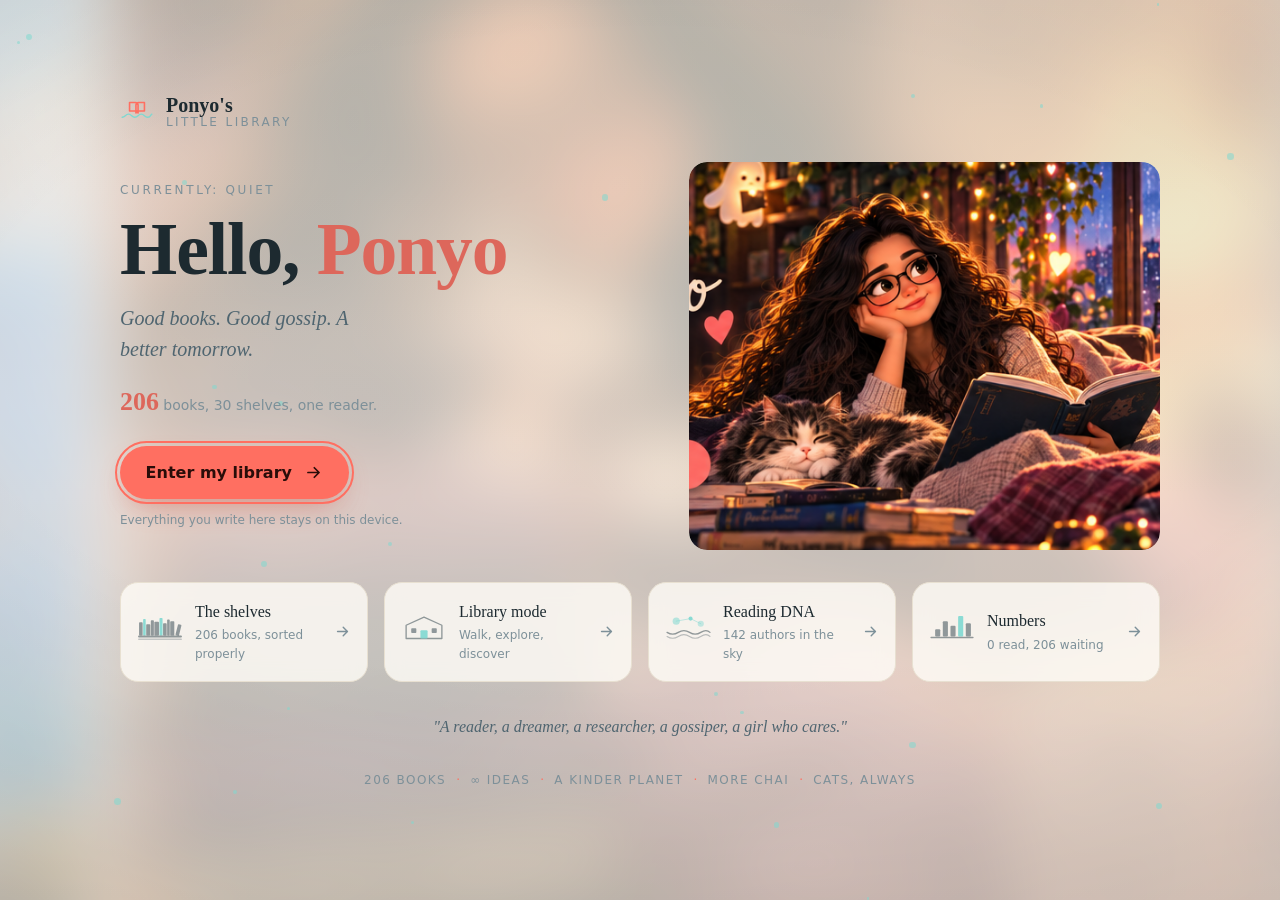
<file: index.html>
<!doctype html>
<html lang="en" data-theme="ocean" data-mood="tide">
<head>
  <meta charset="utf-8" />
  <meta name="viewport" content="width=device-width, initial-scale=1, viewport-fit=cover" />
  <title>Ponyo's Little Library</title>
  <meta name="description" content="A small, private library made for one reader." />
  <meta name="color-scheme" content="dark light" />
  <link rel="icon" href="assets/favicon.svg" type="image/svg+xml" />
  <link rel="stylesheet" href="styles/tokens.css" />
  <link rel="stylesheet" href="styles/base.css" />
  <link rel="stylesheet" href="styles/layout.css" />
  <link rel="stylesheet" href="styles/components.css" />
  <link rel="stylesheet" href="styles/views.css" />
  <link rel="stylesheet" href="styles/scenes.css" />
  <link rel="stylesheet" href="styles/landing.css" />
  <link rel="stylesheet" href="styles/worlds.css" />
  <link rel="stylesheet" href="styles/library-mode.css" />
  <link rel="stylesheet" href="styles/personality.css" />
  <link rel="stylesheet" href="styles/animations.css" />
</head>
<body>
  <!-- Ambient background: sits behind everything, re-tints with the current mood -->
  <div class="ambient" aria-hidden="true">
    <div class="ambient__wash"></div>
    <div class="ambient__glow ambient__glow--a"></div>
    <div class="ambient__glow ambient__glow--b"></div>
    <div class="ambient__grain"></div>
  </div>

  <a class="skip-link" href="#main">Skip to the books</a>

  <!-- ─────────────  LANDING  ─────────────
       Built by src/ui/landing.js before the app renders, and removed on
       the way in. It is deliberately NOT a view: keeping it outside the
       router is what makes "every reload starts here" true by
       construction rather than by a rule somebody has to remember. -->
  <section id="landing" aria-label="Welcome"></section>

  <!-- ─────────────  APP  ───────────── -->
  <div id="app" class="app" hidden>
    <!-- ─────────────  SIDEBAR  ─────────────
         Her library's own spine, not an admin rail. Fixed on desktop,
         replaced by the tab bar on touch sizes. -->
    <aside class="rail" aria-label="Her library">
      <button class="rail__btn rail__btn--home" type="button" data-action="landing">
        <svg viewBox="0 0 24 24" width="21" height="21" aria-hidden="true"><path d="M4 11 12 4l8 7v8a1 1 0 0 1-1 1h-4v-6H9v6H5a1 1 0 0 1-1-1z"/></svg>
        <span>Landing</span>
      </button>

      <span class="rail__rule" aria-hidden="true"></span>

      <button class="rail__btn" type="button" data-nav="library">
        <svg viewBox="0 0 24 24" width="21" height="21" aria-hidden="true"><path d="M4 5h6v14H4zM14 5h6v14h-6zM4 9h6M14 9h6"/></svg>
        <span>Shelves</span>
      </button>
      <button class="rail__btn" type="button" data-nav="building">
        <svg viewBox="0 0 24 24" width="21" height="21" aria-hidden="true"><path d="M3 20h18M5 20V9l7-5 7 5v11M9 20v-5h6v5M9 11h2M13 11h2"/></svg>
        <span>Library mode</span>
      </button>
      <button class="rail__btn" type="button" data-nav="dna">
        <svg viewBox="0 0 24 24" width="21" height="21" aria-hidden="true"><path d="M7 3c0 5 10 5 10 10S7 18 7 21M17 3c0 5-10 5-10 10s10 5 10 8M8 7h8M8 17h8"/></svg>
        <span>Reading DNA</span>
      </button>
      <button class="rail__btn" type="button" data-nav="stats">
        <svg viewBox="0 0 24 24" width="21" height="21" aria-hidden="true"><path d="M4 20V10M10 20V4M16 20v-7M22 20H2"/></svg>
        <span>Numbers</span>
      </button>

      <span class="rail__rule" aria-hidden="true"></span>

      <button class="rail__btn" type="button" data-action="surprise">
        <svg viewBox="0 0 24 24" width="21" height="21" aria-hidden="true"><rect x="4" y="4" width="16" height="16" rx="3"/><circle cx="9" cy="9" r="1.3" fill="currentColor"/><circle cx="15" cy="15" r="1.3" fill="currentColor"/><circle cx="15" cy="9" r="1.3" fill="currentColor"/><circle cx="9" cy="15" r="1.3" fill="currentColor"/></svg>
        <span>Surprise me</span>
      </button>
      <button class="rail__btn" type="button" data-action="mood">
        <svg viewBox="0 0 24 24" width="21" height="21" aria-hidden="true"><circle cx="12" cy="12" r="8.5"/><path d="M9 10h.01M15 10h.01M8.5 14.5c1 1.4 2.2 2 3.5 2s2.5-.6 3.5-2"/></svg>
        <span>Mood</span>
      </button>
      <button class="rail__btn" type="button" data-nav="settings">
        <svg viewBox="0 0 24 24" width="21" height="21" aria-hidden="true"><circle cx="12" cy="12" r="3.2"/><path d="M12 3v2.2M12 18.8V21M21 12h-2.2M5.2 12H3M18.4 5.6l-1.6 1.6M7.2 16.8l-1.6 1.6M18.4 18.4l-1.6-1.6M7.2 7.2 5.6 5.6"/></svg>
        <span>Yours</span>
      </button>

      <div class="rail__foot" aria-hidden="true">
        <span class="rail__cat" data-rail-cat></span>
        <span class="rail__note">just one more chapter…</span>
      </div>
    </aside>

    <header class="topbar">
      <div class="topbar__row">
        <button class="brand" type="button" data-nav="library" aria-label="Ponyo's Little Library — go to the shelves">
          <svg class="brand__mark" viewBox="0 0 64 64" width="30" height="30" aria-hidden="true">
            <path class="mk-wave" d="M4 40c6 0 6-6 12-6s6 6 12 6 6-6 12-6 6 6 12 6 6-6 8-6" />
            <path class="mk-book" d="M18 12h11a5 5 0 0 1 5 5v15a5 5 0 0 0-5-4H18zM46 12H35a5 5 0 0 0-5 5v15a5 5 0 0 1 5-4h11z" />
          </svg>
          <span class="brand__text">
            <span class="brand__name">Ponyo's</span>
            <span class="brand__sub">little library</span>
          </span>
        </button>

        <div class="search" role="search">
          <svg class="search__icon" viewBox="0 0 24 24" width="17" height="17" aria-hidden="true">
            <circle cx="11" cy="11" r="7" /><path d="M16.5 16.5 21 21" />
          </svg>
          <input id="search-input" class="search__input" type="search" autocomplete="off"
                 placeholder="Murakami, mystery, that one about the bookshop…" aria-label="Search your library" />
          <button id="search-clear" class="search__clear" type="button" aria-label="Clear search" hidden>&times;</button>
        </div>

        <nav class="topnav" aria-label="Main">
          <button class="topnav__btn" type="button" data-nav="library">Shelves</button>
          <button class="topnav__btn" type="button" data-nav="building">Library mode</button>
          <button class="topnav__btn" type="button" data-nav="dna">Reading DNA</button>
          <button class="topnav__btn" type="button" data-nav="stats">Numbers</button>
          <button class="topnav__btn" type="button" data-nav="settings" aria-label="Settings">
            <svg viewBox="0 0 24 24" width="18" height="18" aria-hidden="true">
              <circle cx="12" cy="12" r="3.2" />
              <path d="M12 3v2.2M12 18.8V21M21 12h-2.2M5.2 12H3M18.4 5.6l-1.6 1.6M7.2 16.8l-1.6 1.6M18.4 18.4l-1.6-1.6M7.2 7.2 5.6 5.6" />
            </svg>
          </button>
        </nav>

        <button id="surprise-btn" class="btn btn--surprise" type="button" title="Surprise me">
          <span aria-hidden="true">🎲</span>
          <span>Surprise me</span>
        </button>

        <button id="add-book-btn" class="btn btn--primary btn--add" type="button">
          <svg viewBox="0 0 24 24" width="16" height="16" aria-hidden="true"><path d="M12 5v14M5 12h14" /></svg>
          <span>Add a book</span>
        </button>
      </div>
    </header>

    <main id="main" class="main" tabindex="-1">
      <div id="view" class="view"></div>
    </main>

    <nav class="tabbar" aria-label="Main (mobile)">
      <button class="tabbar__btn" type="button" data-nav="library">
        <svg viewBox="0 0 24 24" width="20" height="20" aria-hidden="true"><path d="M4 5h6v14H4zM14 5h6v14h-6zM4 9h6M14 9h6"/></svg>
        <span>Shelves</span>
      </button>
      <button class="tabbar__btn" type="button" data-nav="building">
        <svg viewBox="0 0 24 24" width="20" height="20" aria-hidden="true"><path d="M3 20h18M5 20V9l7-5 7 5v11M9 20v-5h6v5M9 11h2M13 11h2"/></svg>
        <span>Explore</span>
      </button>
      <button class="tabbar__btn" type="button" data-nav="dna">
        <svg viewBox="0 0 24 24" width="20" height="20" aria-hidden="true"><path d="M7 3c0 5 10 5 10 10S7 18 7 21M17 3c0 5-10 5-10 10s10 5 10 8M8 7h8M8 17h8"/></svg>
        <span>DNA</span>
      </button>
      <button class="tabbar__btn tabbar__btn--fab" type="button" data-action="surprise" aria-label="Surprise me">
        <span aria-hidden="true" style="font-size:20px;line-height:1">🎲</span>
      </button>
      <button class="tabbar__btn" type="button" data-nav="stats">
        <svg viewBox="0 0 24 24" width="20" height="20" aria-hidden="true"><path d="M4 20V10M10 20V4M16 20v-7M22 20H2"/></svg>
        <span>Numbers</span>
      </button>
      <button class="tabbar__btn" type="button" data-nav="settings">
        <svg viewBox="0 0 24 24" width="20" height="20" aria-hidden="true"><circle cx="12" cy="12" r="3.2"/><path d="M12 3v2.2M12 18.8V21M21 12h-2.2M5.2 12H3M18.4 5.6l-1.6 1.6M7.2 16.8l-1.6 1.6M18.4 18.4l-1.6-1.6M7.2 7.2 5.6 5.6"/></svg>
        <span>You</span>
      </button>
    </nav>
  </div>

  <!-- Mounted by JS -->
  <div id="world-announce" aria-hidden="true"></div>
  <div id="mascot-corner" aria-hidden="true"></div>
  <div id="drawer-root"></div>
  <div id="modal-root"></div>
  <div id="toast-root" class="toast-root" aria-live="polite" aria-atomic="false"></div>

  <noscript>
    <p style="padding:2rem;font:1rem/1.6 Georgia,serif">
      This little library needs JavaScript to open its doors.
    </p>
  </noscript>

  <script type="module" src="src/main.js"></script>
</body>
</html>
</file>
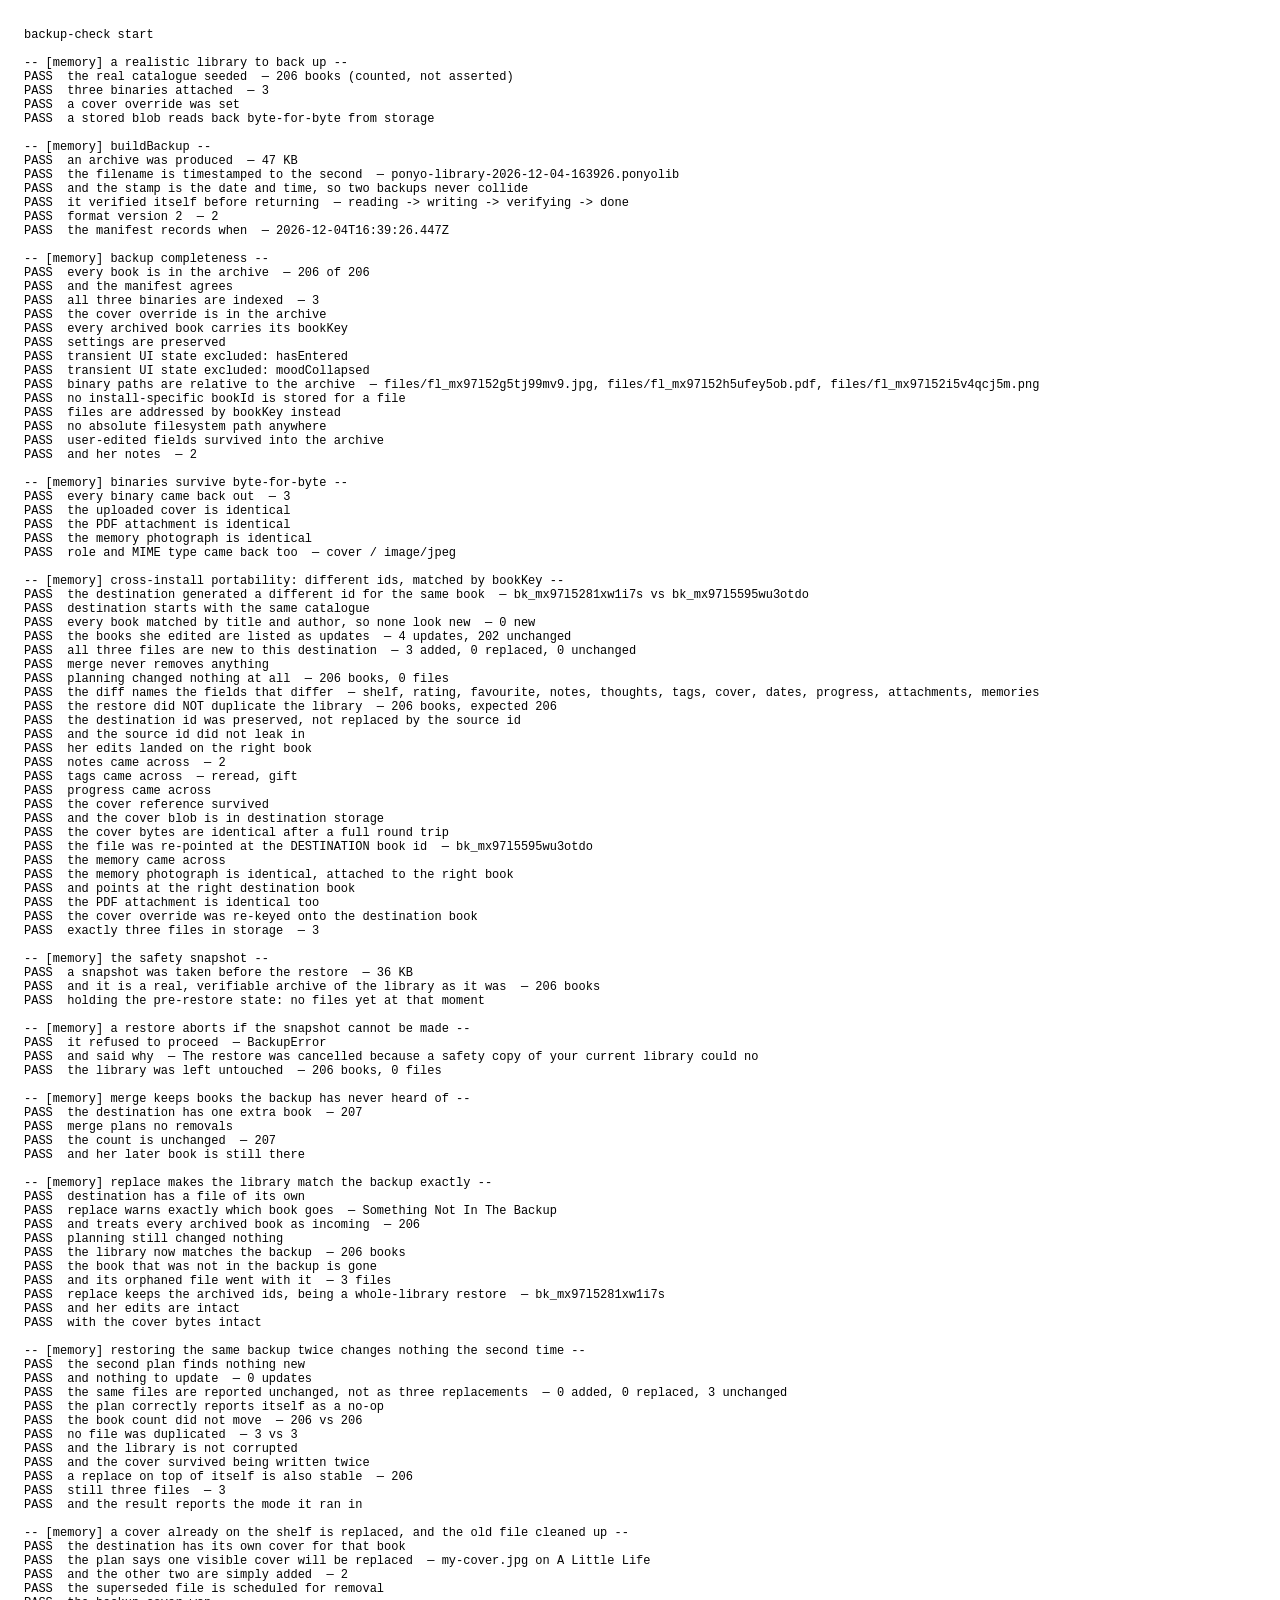
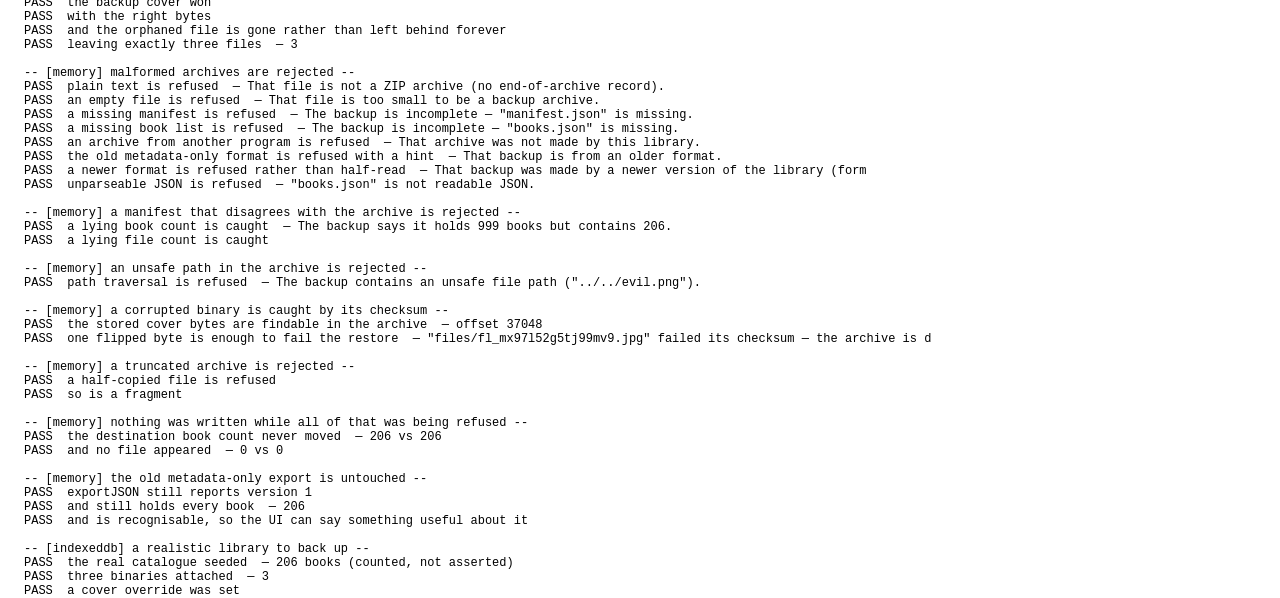
<file: tools/backup-check.html>
<!doctype html><html><head><meta charset="utf-8"><title>backup check</title></head><body>
<pre id="out" style="font:12px monospace;white-space:pre-wrap;padding:1rem"></pre>
<script>
// Console noise is a failure, same as in smoke.html: an exception thrown
// inside an await would otherwise vanish and leave a section merely
// looking short rather than broken.
window.__errors = [];
window.addEventListener('error', (e) => window.__errors.push(String(e.message)));
window.addEventListener('unhandledrejection', (e) => window.__errors.push(String(e.reason)));
const realError = console.error.bind(console);
console.error = (...args) => { window.__errors.push(args.map(String).join(' ')); realError(...args); };
</script>
<script type="module">
/**
 * backup-check.html — proving the .ponyolib engine before any UI exists.
 *
 * Run it with tools/run-async.ps1, which waits for the POST at the end
 * rather than guessing from the load event. Opening this file directly
 * in a browser works too: with no ?sink= it simply renders the report.
 *
 * ── WHY THE WHOLE SUITE RUNS TWICE ────────────────────────────────
 * The memory adapter is fast and deterministic, which makes it the
 * right place to test logic. It is also NOT the code that will ever
 * hold her library. Passing on it proves the planner is correct; it
 * proves nothing about whether a real IndexedDB transaction committed.
 *
 * So `suite()` is written once and run against both adapters. The
 * memory pass is the same set of checks it always was; the IndexedDB
 * pass drives the exact production storage path — createIndexedDbAdapter,
 * real object stores, real structured-clone Blobs, real transactions.
 * A third section then tests the things only a real database can be
 * asked: does the data survive closing the connection and opening it
 * again.
 *
 * ── IT CANNOT TOUCH HER LIBRARY ───────────────────────────────────
 * Every database here is named `ponyo-test-<stamp>-<n>` and deleted at
 * the end. The real `ponyo-library` database is never opened, and the
 * last scenario asserts that — because "the tests are isolated" is a
 * claim that deserves a check of its own.
 */

const out = document.getElementById('out');
const lines = [];
const say = (s) => { lines.push(s); out.textContent += s + '\n'; };
let fails = 0;
let checks = 0;
const ok = (cond, label, extra = '') => {
  checks += 1;
  if (!cond) fails += 1;
  say(`${cond ? 'PASS' : 'FAIL'}  ${label}${extra ? '  — ' + extra : ''}`);
};
const scenario = (name) => say(`\n-- ${name} --`);

/** Per-adapter tallies, so a failure can be attributed. */
const tally = {};
function startTally(name) {
  tally[name] = { at: checks, fails };
}
function endTally(name) {
  const t = tally[name];
  t.checks = checks - t.at;
  t.failed = fails - t.fails;
}

/** Tell the runner we are done. Without a sink, just stop. */
function finish() {
  const report = lines.join('\n');
  const sink = new URLSearchParams(location.search).get('sink');
  if (!sink) return;
  const blob = new Blob([report], { type: 'text/plain' });
  // sendBeacon is fire-and-forget and CORS-safe for text/plain, which is
  // exactly what a cross-port result POST needs.
  if (!navigator.sendBeacon(sink, blob)) {
    fetch(sink, { method: 'POST', mode: 'no-cors', body: report, keepalive: true }).catch(() => {});
  }
}

/* ─────────────────────────────── helpers ────────────────────────── */

const bytesOf = async (blob) => new Uint8Array(await blob.arrayBuffer());

function sameBytes(a, b) {
  if (!a || !b || a.length !== b.length) return false;
  for (let i = 0; i < a.length; i += 1) if (a[i] !== b[i]) return false;
  return true;
}

/** Deterministic, distinctive bytes so a mix-up between files is visible. */
function pattern(seed, size) {
  const b = new Uint8Array(size);
  for (let i = 0; i < size; i += 1) b[i] = (i * 31 + seed * 97) & 0xFF;
  return b;
}

function indexOfSeq(haystack, needle) {
  outer: for (let i = 0; i <= haystack.length - needle.length; i += 1) {
    for (let j = 0; j < needle.length; j += 1) {
      if (haystack[i + j] !== needle[j]) continue outer;
    }
    return i;
  }
  return -1;
}

/** Did this throw, and was it our own error type? */
async function rejects(fn) {
  try {
    await fn();
    return { threw: false, name: '', message: '' };
  } catch (error) {
    return { threw: true, name: error?.name ?? '', message: error?.message ?? String(error) };
  }
}

/**
 * Drop a database, without hanging if something still holds it open.
 *
 * `onblocked` is a NOTIFICATION, not a verdict, and this used to treat it
 * as one. Per the spec the delete request stays live after firing it and
 * goes on to fire `onsuccess` as soon as the last connection closes —
 * so resolving there reported an outcome the request had not reached.
 *
 * It fires here because of a race the adapter cannot avoid and does not
 * need to. Reads resolve on `request.onsuccess` rather than
 * `tx.oncomplete`, which is correct — the data is in hand and a read has
 * nothing to make durable — but it means the readonly transaction from
 * the last `list()` can still be committing. `IDBDatabase.close()` only
 * marks the connection close-pending; it cannot end a live transaction.
 * So the delete can arrive while the connection is still open, and on a
 * loaded CI runner it does. It passed on every developer machine and
 * failed once in Actions, which is exactly what that race looks like.
 *
 * So: keep waiting for the terminal event, but not forever. A database
 * that genuinely cannot be deleted still fails, five seconds later.
 */
function deleteDb(name) {
  return new Promise((resolve) => {
    let req;
    try {
      req = indexedDB.deleteDatabase(name);
    } catch {
      resolve('threw');
      return;
    }
    let wasBlocked = false;
    const timer = setTimeout(() => resolve(wasBlocked ? 'blocked' : 'timeout'), 5000);
    const settle = (verdict) => { clearTimeout(timer); resolve(verdict); };

    req.onsuccess = () => settle('deleted');
    req.onerror = () => settle('error');
    req.onblocked = () => { wasBlocked = true; };
  });
}

async function databaseNames() {
  if (typeof indexedDB.databases !== 'function') return null;
  try {
    return (await indexedDB.databases()).map((d) => d.name);
  } catch {
    return null;
  }
}

say('backup-check start');

let M;
try {
  M = {
    zip: await import('/src/utils/zip.js'),
    backup: await import('/src/storage/backup.js'),
    adapter: await import('/src/storage/adapter.js'),
    idb: await import('/src/storage/indexeddb-adapter.js'),
    repo: await import('/src/storage/repository.js'),
    models: await import('/src/data/models.js'),
    seed: await import('/src/data/seed-books.js'),
  };
} catch (error) {
  say('THREW while importing  ' + (error?.stack || error));
  say('1 FAILURE(S)');
  finish();
  throw error;
}

const {
  buildBackup, verifyBackup, readBackup, planRestore, applyRestore,
  backupFilename, looksLikeLegacyExport,
} = M.backup;
const { createZip, readZip } = M.zip;
const { keyOf } = M.models;

/** Unique per run, so a failed cleanup never poisons the next run. */
const runStamp = Date.now().toString(36);
const REAL_DB = 'ponyo-library';

/** Every throwaway database this run creates, and every open connection. */
const testDatabases = [];
const openAdapters = [];
let dbCounter = 0;

/** Count the blobs actually held in storage. */
const fileCount = async (repo) => (await repo.snapshot()).files.length;

/**
 * Rebuild an archive with entries swapped out or dropped, to manufacture
 * the specific kinds of damage a validator has to catch.
 */
async function rezip(blob, { replace = {}, drop = [] } = {}) {
  const z = await readZip(blob);
  const entries = [];
  for (const name of z.names) {
    if (drop.includes(name)) continue;
    const data = Object.prototype.hasOwnProperty.call(replace, name)
      ? replace[name]
      : await z.bytes(name);
    entries.push({ name, data, compress: false });
  }
  for (const [name, data] of Object.entries(replace)) {
    if (!z.has(name)) entries.push({ name, data, compress: false });
  }
  return createZip(entries);
}

/* ───────────────────────── the two adapters ─────────────────────── */

async function freshMemoryLibrary() {
  const repo = M.repo.createRepository(M.adapter.createMemoryAdapter());
  await repo.init({ seedBooks: M.seed.SEED_BOOKS, seedVersion: M.seed.SEED_VERSION });
  return repo;
}

/**
 * A fresh library on the REAL adapter, in its own throwaway database.
 *
 * The degraded check is not paranoia. `repo.init` catches a failed open
 * and silently swaps in the memory adapter so the app degrades instead
 * of showing a blank page — which is right for her and catastrophic for
 * a test, because the whole IndexedDB suite would pass while testing
 * nothing at all. So: if it degraded, fail loudly.
 */
async function freshIdbLibrary(tag = '') {
  dbCounter += 1;
  const database = `ponyo-test-${runStamp}-${dbCounter}${tag ? `-${tag}` : ''}`;
  const adapter = M.idb.createIndexedDbAdapter({ database });
  const repo = M.repo.createRepository(adapter);
  await repo.init({ seedBooks: M.seed.SEED_BOOKS, seedVersion: M.seed.SEED_VERSION });
  if (repo.isDegraded) {
    throw new Error(`IndexedDB was unavailable, so "${database}" fell back to memory. The real-adapter suite cannot run.`);
  }
  testDatabases.push(database);
  openAdapters.push(adapter);
  repo.__database = database;
  repo.__adapter = adapter;
  return repo;
}

/* ══════════════════════════════ the suite ═════════════════════════ */

/**
 * Everything that must hold true regardless of where data is stored.
 * Run once per adapter.
 */
async function suite(label, freshLibrary) {
  const tag = `[${label}]`;

  /* ────────────────── a realistic source library ─────────────────── */
  scenario(`${tag} a realistic library to back up`);

  const source = await freshLibrary('source');
  const catalogueTotal = source.count();
  ok(catalogueTotal > 0, 'the real catalogue seeded', `${catalogueTotal} books (counted, not asserted)`);

  const all = source.all();
  const [bookA, bookB, bookC, bookD] = all;

  source.update(bookA.id, {
    status: 'read', rating: 5, favourite: true,
    tags: ['reread', 'gift'], thoughts: 'The one I keep coming back to.',
    notes: [{ text: 'Finished it on the train.' }, { text: 'That last chapter.' }],
  });
  source.update(bookB.id, { status: 'reading', progress: { current: 120, total: 400, unit: 'page' } });
  source.update(bookC.id, { status: 'dnf', rating: 2, thoughts: 'Not for me, not today.' });

  source.setSetting('theme', 'ocean');
  source.setSetting('textSize', 'cozy');
  source.setSetting('mood', 'curious');
  // Deliberately transient. Must NOT appear in the archive.
  source.setSetting('hasEntered', true);
  source.setSetting('moodCollapsed', true);

  const coverBytes = pattern(1, 2048);
  const pdfBytes = pattern(2, 5000);
  const photoBytes = pattern(3, 3333);

  const coverRec = await source.addFile(
    bookA.id, new File([coverBytes], 'my-cover.jpg', { type: 'image/jpeg' }), 'cover',
  );
  const pdfRec = await source.addFile(
    bookB.id, new File([pdfBytes], 'reading-notes.pdf', { type: 'application/pdf' }), 'attachment',
  );
  const photoRec = await source.addFile(
    bookD.id, new File([photoBytes], 'the-day-i-bought-it.png', { type: 'image/png' }), 'attachment',
  );
  source.update(bookD.id, {
    memories: [{
      id: 'mem_test1', fileId: photoRec.id,
      note: 'Bought in the rain, read in one sitting.', takenAt: '2026-01-02T09:00:00.000Z',
    }],
  });
  // A pasted-URL cover override, which lives in the separate covers store.
  source.setCover(bookC.id, { url: 'https://example.com/replacement.jpg', source: 'manual' });

  ok(await fileCount(source) === 3, 'three binaries attached', `${await fileCount(source)}`);
  ok(source.getCover(bookC.id)?.url.includes('example.com'), 'a cover override was set');

  // Reading a blob straight back out is the one thing the memory adapter
  // cannot vouch for: this is structured clone doing real work.
  const storedCover = await source.getFile(coverRec.id);
  ok(sameBytes(await bytesOf(storedCover?.blob), coverBytes),
    'a stored blob reads back byte-for-byte from storage');

  /* ──────────────────────── buildBackup ──────────────────────────── */
  scenario(`${tag} buildBackup`);

  const stages = [];
  const built = await buildBackup(source, {
    onProgress: (stage) => { if (stages[stages.length - 1] !== stage) stages.push(stage); },
  });

  ok(built.blob instanceof Blob && built.blob.size > 0, 'an archive was produced',
    `${(built.blob.size / 1024).toFixed(0)} KB`);
  ok(/^ponyo-library-\d{4}-\d{2}-\d{2}-\d{6}\.ponyolib$/.test(built.filename),
    'the filename is timestamped to the second', built.filename);
  ok(backupFilename(new Date(2026, 0, 2, 3, 4, 5)) === 'ponyo-library-2026-01-02-030405.ponyolib',
    'and the stamp is the date and time, so two backups never collide');
  ok(stages.includes('verifying'), 'it verified itself before returning', stages.join(' -> '));
  ok(built.manifest.version === 2, 'format version 2', String(built.manifest.version));
  ok(Boolean(built.manifest.createdAt), 'the manifest records when', built.manifest.createdAt);

  /* ───────────────────── backup completeness ─────────────────────── */
  scenario(`${tag} backup completeness`);

  const parsed = await verifyBackup(built.blob, { deep: true });
  ok(parsed.books.length === catalogueTotal, 'every book is in the archive',
    `${parsed.books.length} of ${catalogueTotal}`);
  ok(parsed.manifest.counts.books === catalogueTotal, 'and the manifest agrees');
  ok(parsed.files.length === 3, 'all three binaries are indexed', `${parsed.files.length}`);
  ok(parsed.covers.length === 1, 'the cover override is in the archive');
  ok(parsed.books.every((b) => typeof b.bookKey === 'string' && b.bookKey.includes('::')),
    'every archived book carries its bookKey');

  ok(parsed.settings.theme === 'ocean' && parsed.settings.textSize === 'cozy'
    && parsed.settings.mood === 'curious', 'settings are preserved');
  ok(!('hasEntered' in parsed.settings), 'transient UI state excluded: hasEntered');
  ok(!('moodCollapsed' in parsed.settings), 'transient UI state excluded: moodCollapsed');

  ok(parsed.files.every((f) => f.path.startsWith('files/')), 'binary paths are relative to the archive',
    parsed.files.map((f) => f.path).join(', '));
  ok(parsed.files.every((f) => !Object.prototype.hasOwnProperty.call(f, 'bookId')),
    'no install-specific bookId is stored for a file');
  ok(parsed.files.every((f) => f.bookKey && f.bookKey.includes('::')),
    'files are addressed by bookKey instead');
  const indexJson = JSON.stringify(parsed.files) + JSON.stringify(parsed.books);
  ok(!/[A-Za-z]:\\|\/Users\/|\/home\//.test(indexJson), 'no absolute filesystem path anywhere');

  const archivedA = parsed.books.find((b) => b.bookKey === keyOf(bookA));
  ok(archivedA?.rating === 5 && archivedA?.favourite === true && archivedA?.status === 'read',
    'user-edited fields survived into the archive');
  ok(archivedA?.notes?.length === 2, 'and her notes', `${archivedA?.notes?.length}`);

  /* ───────────────────── readBackup, bytes ───────────────────────── */
  scenario(`${tag} binaries survive byte-for-byte`);

  const payload = await readBackup(built.blob);
  ok(payload.blobs.size === 3, 'every binary came back out', `${payload.blobs.size}`);
  ok(sameBytes(await bytesOf(payload.blobs.get(coverRec.id)), coverBytes),
    'the uploaded cover is identical');
  ok(sameBytes(await bytesOf(payload.blobs.get(pdfRec.id)), pdfBytes),
    'the PDF attachment is identical');
  ok(sameBytes(await bytesOf(payload.blobs.get(photoRec.id)), photoBytes),
    'the memory photograph is identical');
  const coverEntry = payload.files.find((f) => f.id === coverRec.id);
  ok(coverEntry?.role === 'cover' && coverEntry?.type === 'image/jpeg',
    'role and MIME type came back too', `${coverEntry?.role} / ${coverEntry?.type}`);

  /* ───────────── cross-install portability (merge) ───────────────── */
  scenario(`${tag} cross-install portability: different ids, matched by bookKey`);

  const dest = await freshLibrary('dest');
  const destA = dest.all().find((b) => keyOf(b) === keyOf(bookA));
  const destB = dest.all().find((b) => keyOf(b) === keyOf(bookB));
  const destD = dest.all().find((b) => keyOf(b) === keyOf(bookD));
  ok(Boolean(destA) && destA.id !== bookA.id,
    'the destination generated a different id for the same book',
    `${bookA.id} vs ${destA.id}`);
  ok(dest.count() === catalogueTotal, 'destination starts with the same catalogue');

  const plan = planRestore(dest, payload, 'merge');
  ok(plan.newBooks.length === 0, 'every book matched by title and author, so none look new',
    `${plan.newBooks.length} new`);
  ok(plan.updatedBooks.length >= 3, 'the books she edited are listed as updates',
    `${plan.updatedBooks.length} updates, ${plan.unchangedBooks} unchanged`);
  ok(plan.filesAdded.length === 3 && plan.filesReplaced.length === 0
    && plan.filesUnchanged.length === 0,
    'all three files are new to this destination',
    `${plan.filesAdded.length} added, ${plan.filesReplaced.length} replaced, ${plan.filesUnchanged.length} unchanged`);
  ok(plan.removedBooks.length === 0, 'merge never removes anything');
  ok(dest.count() === catalogueTotal && await fileCount(dest) === 0,
    'planning changed nothing at all', `${dest.count()} books, ${await fileCount(dest)} files`);

  const planUpdateLabels = plan.updatedBooks.flatMap((u) => u.changes);
  ok(planUpdateLabels.includes('rating') && planUpdateLabels.includes('shelf'),
    'the diff names the fields that differ', Array.from(new Set(planUpdateLabels)).join(', '));

  const restored = await applyRestore(dest, payload, plan);
  ok(dest.count() === catalogueTotal, 'the restore did NOT duplicate the library',
    `${dest.count()} books, expected ${catalogueTotal}`);

  const afterA = dest.get(destA.id);
  ok(Boolean(afterA), 'the destination id was preserved, not replaced by the source id');
  ok(dest.get(bookA.id) === undefined, 'and the source id did not leak in');
  ok(afterA?.rating === 5 && afterA?.favourite === true && afterA?.status === 'read'
    && afterA?.thoughts?.includes('coming back to'), 'her edits landed on the right book');
  ok(afterA?.notes?.length === 2, 'notes came across', `${afterA?.notes?.length}`);
  ok(afterA?.tags?.includes('reread'), 'tags came across', (afterA?.tags ?? []).join(', '));

  const afterB = dest.get(destB.id);
  ok(afterB?.progress?.current === 120 && afterB?.progress?.total === 400, 'progress came across');

  ok(afterA?.coverId === coverRec.id, 'the cover reference survived');
  const restoredCover = await dest.getFile(afterA.coverId);
  ok(Boolean(restoredCover?.blob), 'and the cover blob is in destination storage');
  ok(sameBytes(await bytesOf(restoredCover.blob), coverBytes),
    'the cover bytes are identical after a full round trip');
  ok(restoredCover?.bookId === destA.id,
    'the file was re-pointed at the DESTINATION book id', `${restoredCover?.bookId}`);

  const afterD = dest.get(destD.id);
  ok(afterD?.memories?.length === 1, 'the memory came across');
  const restoredPhoto = await dest.getFile(afterD.memories[0].fileId);
  ok(sameBytes(await bytesOf(restoredPhoto?.blob), photoBytes),
    'the memory photograph is identical, attached to the right book');
  ok(restoredPhoto?.bookId === destD.id, 'and points at the right destination book');

  const restoredPdf = await dest.getFile(pdfRec.id);
  ok(sameBytes(await bytesOf(restoredPdf?.blob), pdfBytes), 'the PDF attachment is identical too');

  const destC = dest.all().find((b) => keyOf(b) === keyOf(bookC));
  ok(dest.getCover(destC.id)?.url.includes('example.com'),
    'the cover override was re-keyed onto the destination book');
  ok(await fileCount(dest) === 3, 'exactly three files in storage', `${await fileCount(dest)}`);

  /* ─────────────────────── safety snapshot ───────────────────────── */
  scenario(`${tag} the safety snapshot`);

  ok(restored.snapshot?.blob instanceof Blob, 'a snapshot was taken before the restore',
    `${(restored.snapshot?.blob?.size / 1024).toFixed(0)} KB`);
  const snapParsed = await verifyBackup(restored.snapshot.blob, { deep: true });
  ok(snapParsed.books.length === catalogueTotal,
    'and it is a real, verifiable archive of the library as it was',
    `${snapParsed.books.length} books`);
  ok(snapParsed.files.length === 0,
    'holding the pre-restore state: no files yet at that moment');

  scenario(`${tag} a restore aborts if the snapshot cannot be made`);

  const guarded = await freshLibrary('guarded');
  const guardedBefore = guarded.count();
  const realSnapshot = guarded.snapshot;
  guarded.snapshot = async () => { throw new Error('storage went away'); };
  const abort = await rejects(() => applyRestore(guarded, payload, planRestore(guarded, payload, 'merge')));
  guarded.snapshot = realSnapshot;
  ok(abort.threw && abort.name === 'BackupError', 'it refused to proceed', abort.name);
  ok(/safety copy/i.test(abort.message), 'and said why', abort.message.slice(0, 80));
  ok(guarded.count() === guardedBefore && await fileCount(guarded) === 0,
    'the library was left untouched', `${guarded.count()} books, ${await fileCount(guarded)} files`);

  /* ───────────────────── merge vs replace ────────────────────────── */
  scenario(`${tag} merge keeps books the backup has never heard of`);

  const mergeDest = await freshLibrary('merge');
  const localOnly = mergeDest.add({
    title: 'A Book She Bought Afterwards', author: 'Nobody At All', genre: 'Essays',
  });
  const mergeBefore = mergeDest.count();
  ok(mergeBefore === catalogueTotal + 1, 'the destination has one extra book', `${mergeBefore}`);

  const mergePlan = planRestore(mergeDest, payload, 'merge');
  ok(mergePlan.removedBooks.length === 0, 'merge plans no removals');
  await applyRestore(mergeDest, payload, mergePlan);
  ok(mergeDest.count() === mergeBefore, 'the count is unchanged', `${mergeDest.count()}`);
  ok(Boolean(mergeDest.get(localOnly.id)), 'and her later book is still there');

  scenario(`${tag} replace makes the library match the backup exactly`);

  const replaceDest = await freshLibrary('replace');
  const doomed = replaceDest.add({
    title: 'Something Not In The Backup', author: 'Nobody At All', genre: 'Essays',
  });
  await replaceDest.addFile(
    doomed.id, new File([pattern(9, 128)], 'doomed.png', { type: 'image/png' }), 'cover',
  );
  ok(await fileCount(replaceDest) === 1, 'destination has a file of its own');

  const replacePlan = planRestore(replaceDest, payload, 'replace');
  ok(replacePlan.removedBooks.length === 1, 'replace warns exactly which book goes',
    replacePlan.removedBooks.map((b) => b.title).join(', '));
  ok(replacePlan.newBooks.length === catalogueTotal,
    'and treats every archived book as incoming', `${replacePlan.newBooks.length}`);
  ok(replaceDest.count() === catalogueTotal + 1, 'planning still changed nothing');

  await applyRestore(replaceDest, payload, replacePlan);
  ok(replaceDest.count() === catalogueTotal, 'the library now matches the backup',
    `${replaceDest.count()} books`);
  ok(replaceDest.get(doomed.id) === undefined, 'the book that was not in the backup is gone');
  ok(await fileCount(replaceDest) === 3,
    'and its orphaned file went with it', `${await fileCount(replaceDest)} files`);
  const replacedA = replaceDest.all().find((b) => keyOf(b) === keyOf(bookA));
  ok(replacedA?.id === bookA.id, 'replace keeps the archived ids, being a whole-library restore',
    `${replacedA?.id}`);
  ok(replacedA?.rating === 5, 'and her edits are intact');
  const replacedCover = await replaceDest.getFile(replacedA.coverId);
  ok(sameBytes(await bytesOf(replacedCover?.blob), coverBytes), 'with the cover bytes intact');

  /* ───────────────────────── idempotency ─────────────────────────── */
  scenario(`${tag} restoring the same backup twice changes nothing the second time`);

  const twice = await freshLibrary('twice');
  await applyRestore(twice, payload, planRestore(twice, payload, 'merge'));
  const afterFirst = { books: twice.count(), files: await fileCount(twice) };

  const secondPlan = planRestore(twice, payload, 'merge');
  ok(secondPlan.newBooks.length === 0, 'the second plan finds nothing new');
  ok(secondPlan.updatedBooks.length === 0, 'and nothing to update',
    `${secondPlan.updatedBooks.length} updates`);
  ok(secondPlan.filesUnchanged.length === 3 && secondPlan.filesAdded.length === 0
    && secondPlan.filesReplaced.length === 0,
    'the same files are reported unchanged, not as three replacements',
    `${secondPlan.filesAdded.length} added, ${secondPlan.filesReplaced.length} replaced, ${secondPlan.filesUnchanged.length} unchanged`);
  ok(secondPlan.isNoop, 'the plan correctly reports itself as a no-op');

  await applyRestore(twice, payload, secondPlan);
  ok(twice.count() === afterFirst.books, 'the book count did not move',
    `${twice.count()} vs ${afterFirst.books}`);
  ok(await fileCount(twice) === afterFirst.files, 'no file was duplicated',
    `${await fileCount(twice)} vs ${afterFirst.files}`);
  const twiceA = twice.all().find((b) => keyOf(b) === keyOf(bookA));
  ok(twiceA?.rating === 5 && twiceA?.notes?.length === 2, 'and the library is not corrupted');
  const twiceCover = await twice.getFile(twiceA.coverId);
  ok(sameBytes(await bytesOf(twiceCover?.blob), coverBytes),
    'and the cover survived being written twice');

  const thirdRound = await applyRestore(twice, payload, planRestore(twice, payload, 'replace'));
  ok(twice.count() === catalogueTotal, 'a replace on top of itself is also stable',
    `${twice.count()}`);
  ok(await fileCount(twice) === 3, 'still three files', `${await fileCount(twice)}`);
  ok(thirdRound.mode === 'replace', 'and the result reports the mode it ran in');

  /* ────────── a cover the backup supersedes, and its orphan ──────── */
  scenario(`${tag} a cover already on the shelf is replaced, and the old file cleaned up`);

  const clash = await freshLibrary('clash');
  const clashA = clash.all().find((b) => keyOf(b) === keyOf(bookA));
  const localCoverBytes = pattern(7, 900);
  const localCover = await clash.addFile(
    clashA.id, new File([localCoverBytes], 'her-own-cover.jpg', { type: 'image/jpeg' }), 'cover',
  );
  ok(clash.get(clashA.id)?.coverId === localCover.id, 'the destination has its own cover for that book');

  const clashPlan = planRestore(clash, payload, 'merge');
  ok(clashPlan.filesReplaced.length === 1,
    'the plan says one visible cover will be replaced',
    clashPlan.filesReplaced.map((f) => `${f.name} on ${f.book}`).join(', '));
  ok(clashPlan.filesAdded.length === 2, 'and the other two are simply added',
    `${clashPlan.filesAdded.length}`);
  ok(clashPlan.removeFileIds.includes(localCover.id),
    'the superseded file is scheduled for removal');

  await applyRestore(clash, payload, clashPlan);
  ok(clash.get(clashA.id)?.coverId === coverRec.id, 'the backup cover won');
  const clashCover = await clash.getFile(coverRec.id);
  ok(sameBytes(await bytesOf(clashCover?.blob), coverBytes), 'with the right bytes');
  ok(await clash.getFile(localCover.id) === undefined,
    'and the orphaned file is gone rather than left behind forever');
  ok(await fileCount(clash) === 3, 'leaving exactly three files', `${await fileCount(clash)}`);

  /* ──────────────────── rejecting rubbish ────────────────────────── */
  scenario(`${tag} malformed archives are rejected`);

  const victim = await freshLibrary('victim');
  const victimBooks = victim.count();
  const victimFiles = await fileCount(victim);

  const notZip = await rejects(() => readBackup(new Blob(['this is just text, not an archive'])));
  ok(notZip.threw && notZip.name === 'BackupError', 'plain text is refused', notZip.message.slice(0, 60));

  const empty = await rejects(() => readBackup(new Blob([])));
  ok(empty.threw && empty.name === 'BackupError', 'an empty file is refused', empty.message.slice(0, 60));

  const noManifest = await rezip(built.blob, { drop: ['manifest.json'] });
  const noManifestResult = await rejects(() => readBackup(noManifest));
  ok(noManifestResult.threw && /manifest\.json/.test(noManifestResult.message),
    'a missing manifest is refused', noManifestResult.message.slice(0, 70));

  const noBooks = await rezip(built.blob, { drop: ['books.json'] });
  const noBooksResult = await rejects(() => readBackup(noBooks));
  ok(noBooksResult.threw && /books\.json/.test(noBooksResult.message),
    'a missing book list is refused', noBooksResult.message.slice(0, 70));

  const wrongFormat = await rezip(built.blob, {
    replace: { 'manifest.json': JSON.stringify({ format: 'something-else', version: 2, counts: {} }) },
  });
  const wrongFormatResult = await rejects(() => readBackup(wrongFormat));
  ok(wrongFormatResult.threw && /not made by this library/i.test(wrongFormatResult.message),
    'an archive from another program is refused', wrongFormatResult.message.slice(0, 70));

  const oldVersion = await rezip(built.blob, {
    replace: { 'manifest.json': JSON.stringify({ format: 'ponyo-library', version: 1, counts: {} }) },
  });
  const oldVersionResult = await rejects(() => readBackup(oldVersion));
  ok(oldVersionResult.threw && /older format/i.test(oldVersionResult.message),
    'the old metadata-only format is refused with a hint', oldVersionResult.message.slice(0, 60));

  const futureVersion = await rezip(built.blob, {
    replace: {
      'manifest.json': JSON.stringify({
        format: 'ponyo-library', kind: 'backup', version: 99,
        counts: { books: catalogueTotal, files: 3, covers: 1 },
      }),
    },
  });
  const futureResult = await rejects(() => readBackup(futureVersion));
  ok(futureResult.threw && /newer version/i.test(futureResult.message),
    'a newer format is refused rather than half-read', futureResult.message.slice(0, 60));

  const badJson = await rezip(built.blob, { replace: { 'books.json': '{not json at all' } });
  const badJsonResult = await rejects(() => readBackup(badJson));
  ok(badJsonResult.threw, 'unparseable JSON is refused', badJsonResult.message.slice(0, 60));

  scenario(`${tag} a manifest that disagrees with the archive is rejected`);

  const liarManifest = await rezip(built.blob, {
    replace: {
      'manifest.json': JSON.stringify({
        format: 'ponyo-library', kind: 'backup', version: 2,
        createdAt: new Date().toISOString(),
        counts: { books: 999, settings: 3, covers: 1, files: 3, bytes: 0 },
      }),
    },
  });
  const liarResult = await rejects(() => readBackup(liarManifest));
  ok(liarResult.threw && /999/.test(liarResult.message),
    'a lying book count is caught', liarResult.message.slice(0, 80));

  const liarFiles = await rezip(built.blob, {
    replace: {
      'manifest.json': JSON.stringify({
        format: 'ponyo-library', kind: 'backup', version: 2,
        createdAt: new Date().toISOString(),
        counts: { books: catalogueTotal, settings: 3, covers: 1, files: 7, bytes: 0 },
      }),
    },
  });
  ok((await rejects(() => readBackup(liarFiles))).threw, 'a lying file count is caught');

  scenario(`${tag} an unsafe path in the archive is rejected`);

  const evilIndex = JSON.stringify([{
    id: 'fl_evil', bookKey: 'x::y', role: 'cover', name: 'evil.png',
    type: 'image/png', size: 4, path: '../../evil.png', addedAt: '',
  }]);
  const evil = await rezip(built.blob, {
    replace: {
      'files.json': evilIndex,
      'manifest.json': JSON.stringify({
        format: 'ponyo-library', kind: 'backup', version: 2,
        createdAt: new Date().toISOString(),
        counts: { books: catalogueTotal, settings: 3, covers: 1, files: 1, bytes: 4 },
      }),
    },
  });
  const evilResult = await rejects(() => readBackup(evil));
  ok(evilResult.threw && /unsafe file path/i.test(evilResult.message),
    'path traversal is refused', evilResult.message.slice(0, 70));

  scenario(`${tag} a corrupted binary is caught by its checksum`);

  const rawArchive = await bytesOf(built.blob);
  const at = indexOfSeq(rawArchive, coverBytes.subarray(0, 64));
  ok(at > 0, 'the stored cover bytes are findable in the archive', `offset ${at}`);
  const flipped = rawArchive.slice();
  flipped[at + 32] = flipped[at + 32] ^ 0xFF;
  const corrupt = new Blob([flipped]);
  const corruptResult = await rejects(() => readBackup(corrupt));
  ok(corruptResult.threw && /checksum|damaged/i.test(corruptResult.message),
    'one flipped byte is enough to fail the restore', corruptResult.message.slice(0, 70));

  scenario(`${tag} a truncated archive is rejected`);

  const truncated = built.blob.slice(0, Math.floor(built.blob.size * 0.6));
  ok((await rejects(() => readBackup(truncated))).threw, 'a half-copied file is refused');

  const headless = built.blob.slice(0, 200);
  ok((await rejects(() => readBackup(headless))).threw, 'so is a fragment');

  scenario(`${tag} nothing was written while all of that was being refused`);

  ok(victim.count() === victimBooks, 'the destination book count never moved',
    `${victim.count()} vs ${victimBooks}`);
  ok(await fileCount(victim) === victimFiles, 'and no file appeared',
    `${await fileCount(victim)} vs ${victimFiles}`);

  /* ───────────── the legacy export still works ───────────────────── */
  scenario(`${tag} the old metadata-only export is untouched`);

  const legacy = source.exportJSON();
  ok(legacy.format === 'ponyo-library' && legacy.version === 1, 'exportJSON still reports version 1');
  ok(Array.isArray(legacy.books) && legacy.books.length === catalogueTotal,
    'and still holds every book', `${legacy.books.length}`);
  ok(looksLikeLegacyExport(JSON.stringify(legacy)),
    'and is recognisable, so the UI can say something useful about it');

  return { payload, built, coverBytes, pdfBytes, photoBytes, bookA, catalogueTotal };
}

/* ══════════════ things only a real database can be asked ══════════ */

/**
 * The adapter's own contract, exercised directly against IndexedDB
 * rather than through the repository — because `listAllBlobs` and
 * `clearBlobs` were written for backup and restore and had never once
 * run against a real object store.
 */
async function idbAdapterDirect() {
  scenario('[indexeddb] the real adapter methods, directly');

  const database = `ponyo-test-${runStamp}-direct`;
  const adapter = M.idb.createIndexedDbAdapter({ database });
  await adapter.open();
  testDatabases.push(database);
  openAdapters.push(adapter);

  ok(adapter.name === 'indexeddb', 'this is the production adapter', adapter.name);
  ok(adapter.database === database, 'pointed at a throwaway database', adapter.database);
  ok(adapter.database !== REAL_DB, 'which is NOT her library');

  const mk = (id, bookId, seed, size) => ({
    id, bookId, name: `${id}.bin`, type: 'application/octet-stream',
    size, role: 'attachment', blob: new Blob([pattern(seed, size)]),
    addedAt: new Date().toISOString(),
  });

  await adapter.putBlob(mk('fl_one', 'bk_x', 11, 64));
  const one = await adapter.getBlob('fl_one');
  ok(sameBytes(await bytesOf(one?.blob), pattern(11, 64)),
    'putBlob then getBlob round-trips real bytes through IndexedDB');
  ok(one?.role === 'attachment' && one?.bookId === 'bk_x', 'with its record fields intact');

  await adapter.putBlob(mk('fl_two', 'bk_x', 12, 32));
  await adapter.putBlob(mk('fl_three', 'bk_y', 13, 16));
  ok((await adapter.listBlobsByBook('bk_x')).length === 2,
    'listBlobsByBook still filters by its index');

  // The orphan case is the whole reason listAllBlobs exists.
  await adapter.putBlob(mk('fl_orphan', '', 14, 8));
  const everything = await adapter.listAllBlobs();
  ok(everything.length === 4, 'listAllBlobs returns every blob', `${everything.length}`);
  ok(everything.some((b) => b.id === 'fl_orphan'),
    'including one whose book is gone, which walking books would have missed');
  ok(everything.every((b) => b.blob instanceof Blob), 'and each still carries a real Blob');

  await adapter.removeBlob('fl_two');
  ok((await adapter.listAllBlobs()).length === 3, 'removeBlob deletes one',
    `${(await adapter.listAllBlobs()).length}`);
  ok(await adapter.getBlob('fl_two') === undefined, 'and it is really gone');

  await adapter.clearBlobs();
  ok((await adapter.listAllBlobs()).length === 0, 'clearBlobs empties the store');
  // The other stores must be untouched by clearBlobs.
  await adapter.put('books', { id: 'bk_survivor', title: 'Still Here' });
  await adapter.clearBlobs();
  ok((await adapter.list('books')).length === 1,
    'and clearBlobs leaves the book records alone');

  adapter.close();
  ok(await deleteDb(database) === 'deleted', 'the throwaway database deletes cleanly');
}

/**
 * The test the memory adapter can never provide: close the connection,
 * open the database again, and check the restore is actually on disk.
 *
 * Everything else asserts against the repository's in-memory maps, which
 * would look perfect even if not one transaction had committed.
 */
async function idbPersistence(fixture) {
  scenario('[indexeddb] a restore is really on disk, not just in memory');

  const database = `ponyo-test-${runStamp}-persist`;
  const first = M.idb.createIndexedDbAdapter({ database });
  const repo = M.repo.createRepository(first);
  await repo.init({ seedBooks: M.seed.SEED_BOOKS, seedVersion: M.seed.SEED_VERSION });
  testDatabases.push(database);
  ok(!repo.isDegraded, 'the library opened on real IndexedDB');

  const target = repo.all().find((b) => keyOf(b) === keyOf(fixture.bookA));
  const targetId = target.id;
  await applyRestore(repo, fixture.payload, planRestore(repo, fixture.payload, 'merge'));
  ok(repo.count() === fixture.catalogueTotal, 'restored in this session',
    `${repo.count()} books`);

  // Drop the connection entirely. Nothing in memory survives this.
  first.close();

  const second = M.idb.createIndexedDbAdapter({ database });
  const reopened = M.repo.createRepository(second);
  const result = await reopened.init({
    seedBooks: M.seed.SEED_BOOKS, seedVersion: M.seed.SEED_VERSION,
  });
  openAdapters.push(second);

  ok(!reopened.isDegraded, 'it reopened on real IndexedDB');
  ok(result.seeded !== true, 'and did not re-seed over the restored library');
  ok(reopened.count() === fixture.catalogueTotal,
    'every book was still there after reopening', `${reopened.count()}`);

  const survivor = reopened.get(targetId);
  ok(Boolean(survivor), 'the book kept its destination id across the reopen');
  ok(survivor?.rating === 5 && survivor?.status === 'read' && survivor?.favourite === true,
    'her edits were committed, not just cached');
  ok(survivor?.notes?.length === 2, 'and her notes', `${survivor?.notes?.length}`);

  const persistedCover = await reopened.getFile(survivor.coverId);
  ok(Boolean(persistedCover?.blob), 'the uploaded cover blob was committed to disk');
  ok(sameBytes(await bytesOf(persistedCover.blob), fixture.coverBytes),
    'and its bytes are identical after a full close and reopen');
  ok(persistedCover?.bookId === targetId, 'still pointing at the right book');

  const persistedFiles = (await reopened.snapshot()).files;
  ok(persistedFiles.length === 3, 'all three binaries survived the reopen',
    `${persistedFiles.length}`);

  const restoredSettings = reopened.allSettings();
  ok(restoredSettings.theme === 'ocean' && restoredSettings.textSize === 'cozy',
    'settings were committed too');
  // Assert on the stored keys, not on getSetting's return value:
  // getSetting(key, fallback = null) is a default parameter, so passing
  // `undefined` explicitly selects the default and yields null rather
  // than undefined. The keys are the honest question anyway.
  ok(!('hasEntered' in restoredSettings) && !('moodCollapsed' in restoredSettings),
    'and the transient settings were never written to disk by the restore',
    `keys: ${Object.keys(restoredSettings).join(', ')}`);

  const coverOverride = reopened.allCovers();
  ok(coverOverride.length === 1, 'the cover override survived', `${coverOverride.length}`);

  scenario('[indexeddb] wipeAll really empties the database');

  await reopened.wipeAll();
  ok(reopened.count() === 0, 'in memory');
  ok((await second.listAllBlobs()).length === 0, 'and the blob store is empty');
  ok((await second.list('books')).length === 0, 'and the books store is empty');
  ok((await second.list('covers')).length === 0, 'and the covers store is empty');
  ok((await second.list('settings')).length === 0, 'and the settings store is empty');

  second.close();

  const third = M.idb.createIndexedDbAdapter({ database });
  const afterWipe = M.repo.createRepository(third);
  const wipedResult = await afterWipe.init({
    seedBooks: M.seed.SEED_BOOKS, seedVersion: M.seed.SEED_VERSION,
  });
  openAdapters.push(third);
  ok(wipedResult.seeded === true, 'reopening an emptied database seeds it fresh');
  ok(afterWipe.count() === fixture.catalogueTotal, 'back to the catalogue',
    `${afterWipe.count()}`);
  ok((await afterWipe.snapshot()).files.length === 0, 'with no files left over from before');
}

/* ════════════════════════════════ run ═════════════════════════════ */

const before = await databaseNames();
const realDbExistedBefore = before ? before.includes(REAL_DB) : null;

try {
  startTally('memory');
  await suite('memory', freshMemoryLibrary);
  endTally('memory');

  startTally('indexeddb');
  const fixture = await suite('indexeddb', freshIdbLibrary);
  await idbAdapterDirect();
  await idbPersistence(fixture);
  endTally('indexeddb');
} catch (error) {
  fails += 1;
  say('THREW  ' + (error?.stack || error));
}

/* ──────────────────────────── cleanup ──────────────────────────── */
scenario('cleanup: the tests leave nothing behind');

for (const adapter of openAdapters) {
  try { adapter.close(); } catch { /* already closed */ }
}

const outcomes = [];
for (const name of testDatabases) outcomes.push(await deleteDb(name));
const undeleted = outcomes.filter((o) => o !== 'deleted').length;
ok(testDatabases.length > 0, 'the IndexedDB suite really created databases',
  `${testDatabases.length} of them`);
ok(undeleted === 0, 'every throwaway database was deleted',
  undeleted ? outcomes.join(', ') : `${outcomes.length} deleted`);

const after = await databaseNames();
if (after) {
  const leftovers = after.filter((n) => String(n).startsWith('ponyo-test-'));
  ok(leftovers.length === 0, 'no test database is left in the origin', leftovers.join(', '));
  ok(after.includes(REAL_DB) === realDbExistedBefore,
    'her real library database was never created or removed by these tests',
    `ponyo-library present: ${realDbExistedBefore} before, ${after.includes(REAL_DB)} after`);
} else {
  say('  (indexedDB.databases() unavailable; leftover check skipped)');
}
ok(!testDatabases.includes(REAL_DB), 'and it was never even named as a target');

ok(window.__errors.length === 0, 'no console errors anywhere',
  window.__errors.slice(0, 3).join(' | '));

say('');
for (const [name, t] of Object.entries(tally)) {
  say(`${name.padEnd(10)} ${t.checks} checks, ${t.failed} failed`);
}
say('');
say(fails ? `${fails} FAILURE(S) out of ${checks} checks` : `ALL PASS (${checks} checks)`);
finish();
</script></body></html>
</file>
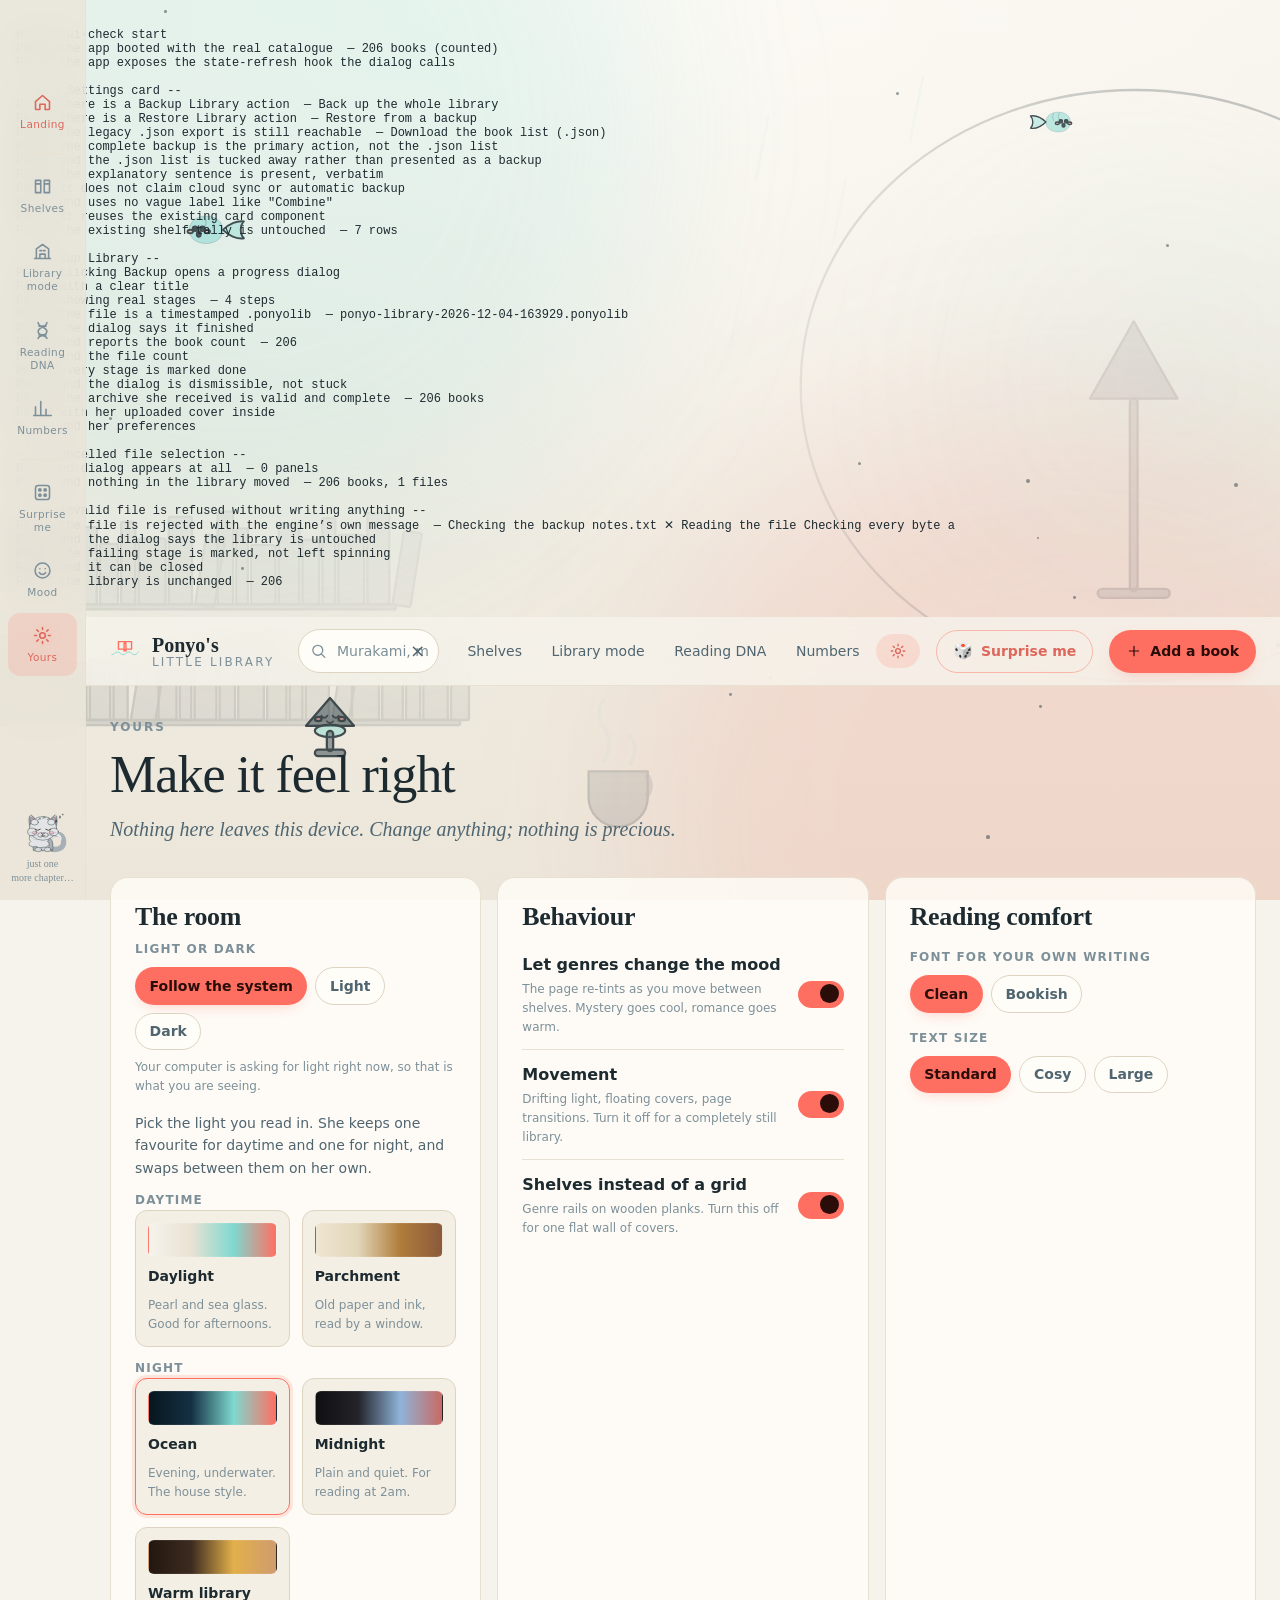
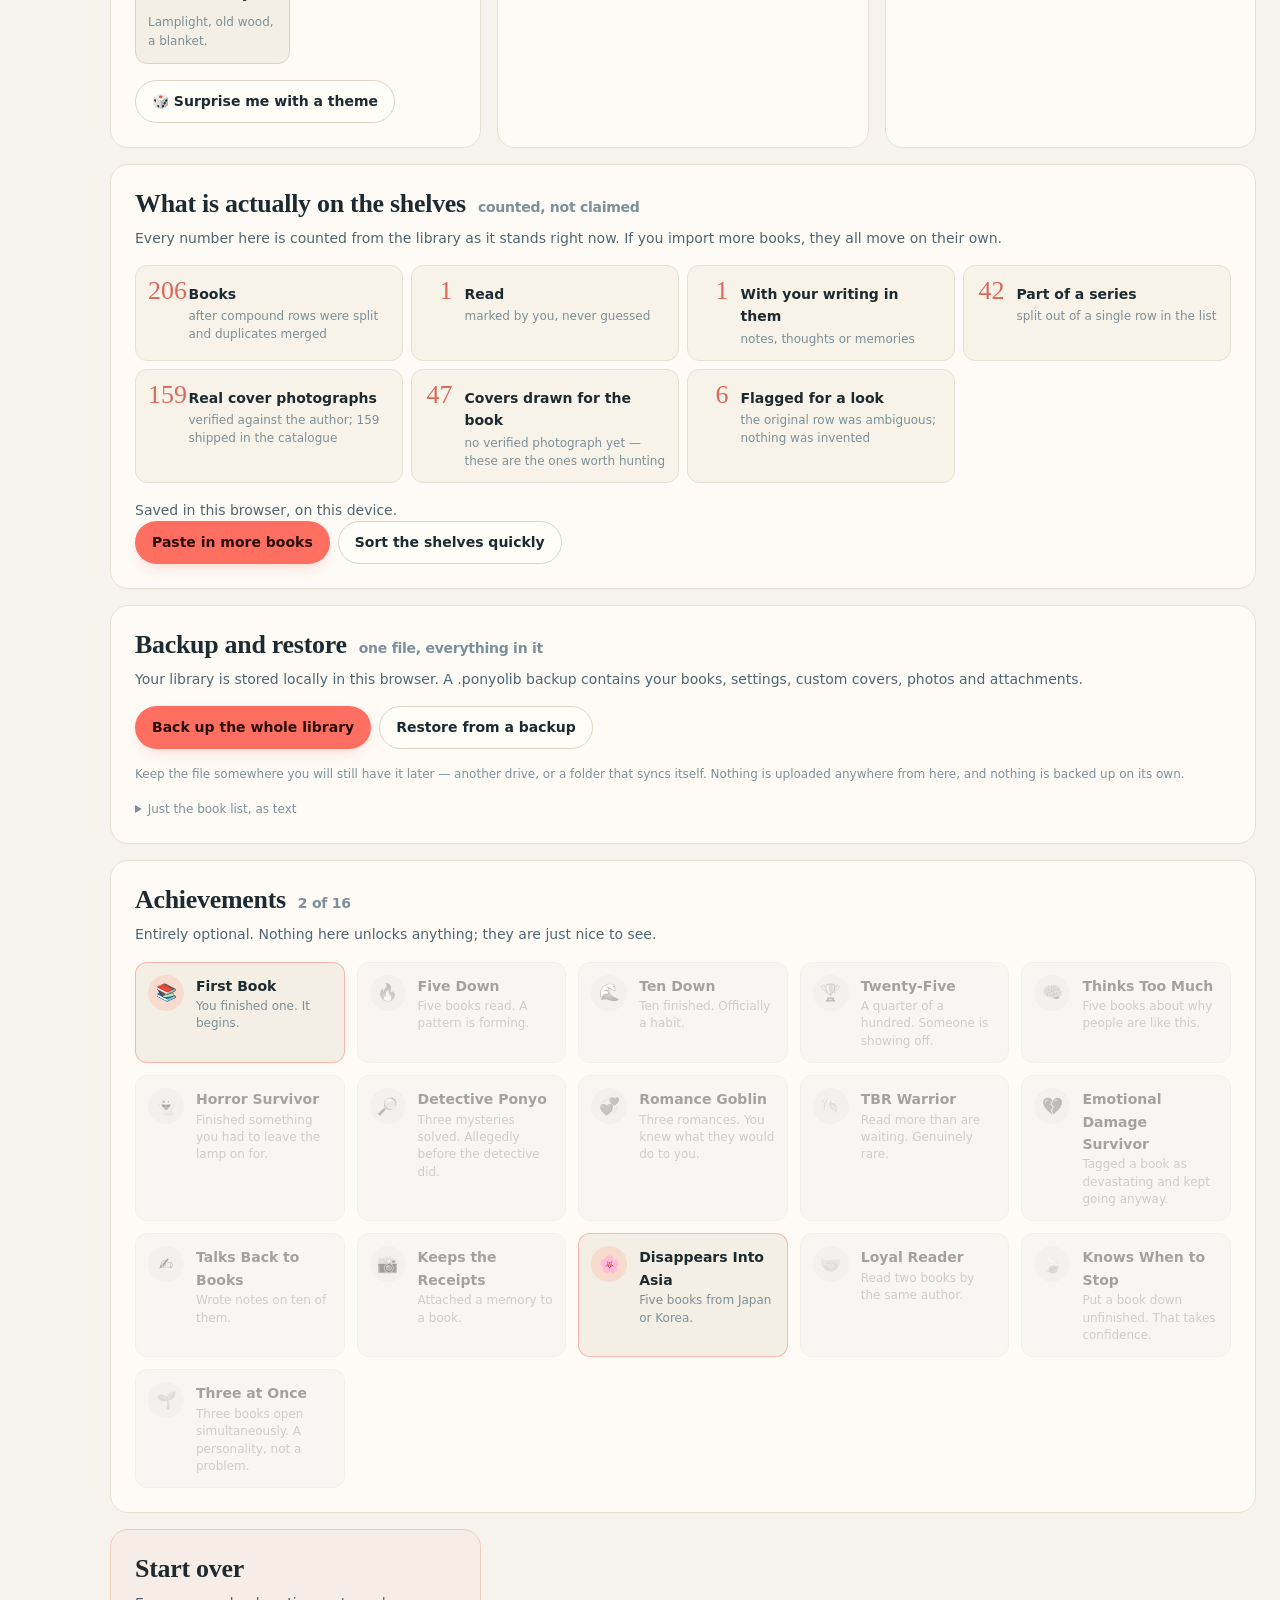
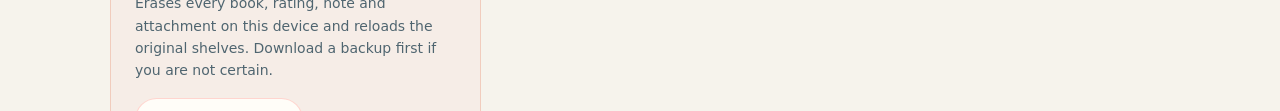
<file: tools/backup-ui-check.html>
<!doctype html><html><head><meta charset="utf-8"><title>backup ui check</title></head><body>
<pre id="out" style="font:12px monospace;white-space:pre-wrap;padding:1rem"></pre>
<script>
window.__errors = [];
window.addEventListener('error', (e) => window.__errors.push(String(e.message)));
window.addEventListener('unhandledrejection', (e) => window.__errors.push(String(e.reason)));
const realError = console.error.bind(console);
console.error = (...args) => { window.__errors.push(args.map(String).join(' ')); realError(...args); };
</script>
<script type="module">
/**
 * backup-ui-check.html — the Settings backup and restore flow, driven.
 *
 * Run with tools/run-async.ps1. Real time, because this is all real
 * async work: reading archives, checksumming them, writing to storage.
 *
 * ── HOW IT DRIVES THE UI WITHOUT CHANGING IT ──────────────────────
 * Two browser behaviours are impossible to trigger from a test and were
 * stubbed at the prototype rather than worked around in the app:
 *
 *   HTMLInputElement.click  — a file picker cannot be opened, let alone
 *                             answered, from script. The stub answers it
 *                             with a File we choose, or cancels.
 *   HTMLAnchorElement.click — a download would go to disk. The stub
 *                             captures the blob URL instead, and the
 *                             test then FETCHES it back and validates
 *                             the real archive bytes the user would get.
 *
 * Everything else is the real thing: the real Settings markup, the real
 * delegated click handlers, the real modals, the real engine.
 */

const out = document.getElementById('out');
const lines = [];
const say = (s) => { lines.push(s); out.textContent += s + '\n'; };
let fails = 0;
let checks = 0;
const ok = (cond, label, extra = '') => {
  checks += 1;
  if (!cond) fails += 1;
  say(`${cond ? 'PASS' : 'FAIL'}  ${label}${extra ? '  — ' + extra : ''}`);
};
const scenario = (name) => say(`\n-- ${name} --`);

function finish() {
  const report = lines.join('\n');
  const sink = new URLSearchParams(location.search).get('sink');
  if (!sink) return;
  const blob = new Blob([report], { type: 'text/plain' });
  if (!navigator.sendBeacon(sink, blob)) {
    fetch(sink, { method: 'POST', mode: 'no-cors', body: report, keepalive: true }).catch(() => {});
  }
}

/* ─────────────────────────────── helpers ────────────────────────── */

const tick = () => new Promise((r) => setTimeout(r, 0));
const frame = () => new Promise((r) => requestAnimationFrame(() => r()));
const sleep = (ms) => new Promise((r) => setTimeout(r, ms));

/* The ambient ways out of a modal, as a user would reach for them. */
const pressEscape = () => document.dispatchEvent(
  new KeyboardEvent('keydown', { key: 'Escape', bubbles: true }),
);
const clickScrim = () => {
  const all = document.querySelectorAll('#modal-root .scrim');
  all[all.length - 1]?.click();
};
const clickBackdrop = () => {
  const all = document.querySelectorAll('#modal-root .modal');
  all[all.length - 1]?.click();
};

async function waitFor(predicate, { timeout = 20000, label = 'condition' } = {}) {
  const started = performance.now();
  for (;;) {
    let value;
    try { value = predicate(); } catch { value = null; }
    if (value) return value;
    if (performance.now() - started > timeout) throw new Error(`timed out waiting for ${label}`);
    await new Promise((r) => setTimeout(r, 25));
  }
}

const panels = () => Array.from(document.querySelectorAll('.modal__panel'));
const topPanel = () => panels()[panels().length - 1] ?? null;
const textOf = (node) => (node?.textContent ?? '').replace(/\s+/g, ' ').trim();

/** Every modal gone, however it got there. */
async function dismissAll() {
  for (let i = 0; i < 6 && panels().length; i += 1) {
    document.dispatchEvent(new KeyboardEvent('keydown', { key: 'Escape', bubbles: true }));
    await new Promise((r) => setTimeout(r, 260));
  }
  // Belt and braces: the harness must never start a scenario with a
  // leftover dialog, since topPanel() would then read the wrong one.
  document.querySelectorAll('#modal-root > *').forEach((n) => n.remove());
}

function bytesPattern(seed, size) {
  const b = new Uint8Array(size);
  for (let i = 0; i < size; i += 1) b[i] = (i * 31 + seed * 97) & 0xFF;
  return b;
}
const bytesOf = async (blob) => new Uint8Array(await blob.arrayBuffer());
function sameBytes(a, b) {
  if (!a || !b || a.length !== b.length) return false;
  for (let i = 0; i < a.length; i += 1) if (a[i] !== b[i]) return false;
  return true;
}

/* ─────────────────── stubbing the two browser doors ─────────────── */

const realInputClick = HTMLInputElement.prototype.click;
const realAnchorClick = HTMLAnchorElement.prototype.click;

/** What the next file picker will answer with. null = cancelled. */
let nextFile = null;
let pickerOpened = 0;

HTMLInputElement.prototype.click = function stubbedInputClick() {
  if (this.type !== 'file') return realInputClick.call(this);
  pickerOpened += 1;
  const answer = nextFile;
  setTimeout(() => {
    if (answer) {
      Object.defineProperty(this, 'files', { value: [answer], configurable: true });
      this.dispatchEvent(new Event('change'));
    } else {
      this.dispatchEvent(new Event('cancel'));
    }
  }, 0);
  return undefined;
};

const downloads = [];
HTMLAnchorElement.prototype.click = function stubbedAnchorClick() {
  if (!this.download) return realAnchorClick.call(this);
  downloads.push({ name: this.download, href: this.href });
  return undefined;
};

say('backup-ui-check start');

let M;
try {
  M = {
    adapter: await import('/src/storage/adapter.js'),
    repo: await import('/src/storage/repository.js'),
    backup: await import('/src/storage/backup.js'),
    zip: await import('/src/utils/zip.js'),
    store: await import('/src/state/store.js'),
    cache: await import('/src/ui/cover-urls.js'),
    app: await import('/src/ui/app.js'),
    overlays: await import('/src/ui/components/overlays.js'),
    seed: await import('/src/data/seed-books.js'),
    theme: await import('/src/theme/theme-manager.js'),
    portraits: await import('/src/data/portraits.js'),
    models: await import('/src/data/models.js'),
  };
} catch (error) {
  say('THREW while importing  ' + (error?.stack || error));
  say('1 FAILURE(S)');
  finish();
  throw error;
}

const { keyOf } = M.models;

try {
  /* ─────────────────────── boot the real app ───────────────────── */
  const html = await (await fetch('/index.html')).text();
  const doc = new DOMParser().parseFromString(html, 'text/html');
  for (const l of doc.querySelectorAll('link[rel="stylesheet"]')) {
    const copy = l.cloneNode();
    copy.setAttribute('href', new URL(l.getAttribute('href'), location.origin).pathname);
    document.head.append(copy);
  }
  document.body.insertAdjacentHTML('beforeend', `<div id="shell">${doc.body.innerHTML}</div>`);
  document.querySelectorAll('#shell script').forEach((s) => s.remove());
  document.getElementById('welcome')?.remove();
  document.querySelector('#shell #landing')?.remove();
  document.getElementById('app').hidden = false;

  await M.portraits.loadPortraits();

  const repo = M.repo.createRepository(M.adapter.createMemoryAdapter());
  await repo.init({
    seedBooks: M.seed.SEED_BOOKS,
    seedVersion: M.seed.SEED_VERSION,
    retiredKeys: M.seed.RETIRED_KEYS,
  });
  const prefs = { ...M.store.DEFAULT_PREFS };
  M.theme.applyPreferences(prefs);
  const store = M.store.createStore({ prefs, ready: true });
  const cache = M.cache.createCoverCache(repo);
  const ctx = { repo, store, cache };
  const app = M.app.createApp(ctx);
  app.render();
  await tick();

  const catalogueTotal = repo.count();
  ok(catalogueTotal > 0, 'the app booted with the real catalogue',
    `${catalogueTotal} books (counted)`);
  ok(typeof ctx.reloadPreferences === 'function',
    'the app exposes the state-refresh hook the dialog calls');

  store.set({ view: 'settings' });
  await frame();
  await tick();
  const view = document.getElementById('view');

  // Always look a button up at the moment of clicking. Any store change
  // re-renders #view, which detaches every node captured before it —
  // and a click on a detached node never reaches the delegated handler.
  const actionBtn = (name) => view.querySelector(`[data-action="${name}"]`);

  /* ═══════════════ 1. the card is part of Settings ═══════════════ */
  scenario('the Settings card');

  const backupBtn = view.querySelector('[data-action="backup"]');
  const restoreBtn = view.querySelector('[data-action="restore"]');
  const legacyBtn = view.querySelector('[data-action="export"]');
  ok(Boolean(backupBtn), 'there is a Backup Library action', textOf(backupBtn));
  ok(Boolean(restoreBtn), 'there is a Restore Library action', textOf(restoreBtn));
  ok(Boolean(legacyBtn), 'the legacy .json export is still reachable', textOf(legacyBtn));
  ok(backupBtn?.classList.contains('btn--primary'),
    'the complete backup is the primary action, not the .json list');
  ok(legacyBtn?.closest('details') !== null,
    'and the .json list is tucked away rather than presented as a backup');

  const cardText = textOf(backupBtn?.closest('.card'));
  ok(cardText.includes('Your library is stored locally in this browser')
    && cardText.includes('.ponyolib backup contains your books, settings, custom covers, photos and attachments'),
    'the explanatory sentence is present, verbatim');
  ok(!/\bsync\b/i.test(cardText.replace(/syncs itself/i, '')) || cardText.includes('Nothing is uploaded'),
    'it does not claim cloud sync or automatic backup');
  ok(!/\bCombine\b/i.test(cardText), 'and uses no vague label like "Combine"');
  ok(backupBtn?.closest('.card')?.classList.contains('card'),
    'it reuses the existing card component');
  ok(document.querySelectorAll('.tally__row').length >= 5,
    'the existing shelf tally is untouched',
    `${document.querySelectorAll('.tally__row').length} rows`);

  /* ═══════════════ 2. backup makes a real archive ════════════════ */
  scenario('Backup Library');

  // Give the library something worth backing up.
  const edited = repo.all()[0];
  repo.update(edited.id, {
    status: 'read', rating: 5, favourite: true, thoughts: 'For the UI test.',
    notes: [{ text: 'A note.' }],
  });
  const coverBytes = bytesPattern(5, 1500);
  const coverRec = await repo.addFile(
    edited.id, new File([coverBytes], 'ui-cover.jpg', { type: 'image/jpeg' }), 'cover',
  );
  repo.setSetting('textSize', 'large');
  repo.setSetting('theme', 'ember');
  store.touch('book');
  await frame();

  downloads.length = 0;
  actionBtn('backup').click();

  const backupPanel = await waitFor(() => topPanel(), { label: 'the backup dialog' });
  ok(Boolean(backupPanel), 'clicking Backup opens a progress dialog');
  ok(textOf(backupPanel).includes('Backing up your library'), 'with a clear title');
  ok(backupPanel.querySelectorAll('.progress-step').length === 4,
    'showing real stages', `${backupPanel.querySelectorAll('.progress-step').length} steps`);

  await waitFor(() => downloads.length > 0, { label: 'the archive to be offered' });
  const dl = downloads[downloads.length - 1];
  ok(/^ponyo-library-\d{4}-\d{2}-\d{2}-\d{6}\.ponyolib$/.test(dl.name),
    'the file is a timestamped .ponyolib', dl.name);

  await waitFor(() => textOf(backupPanel).includes('Backup complete'), { label: 'the success panel' });
  ok(textOf(backupPanel).includes('Backup complete.'), 'the dialog says it finished');
  const backupText = textOf(backupPanel);
  ok(backupText.includes(String(catalogueTotal)), 'and reports the book count', `${catalogueTotal}`);
  ok(/\b1\b/.test(backupText) && backupText.includes('Files'), 'and the file count');
  ok(backupPanel.querySelectorAll('.progress-step.is-done').length >= 3,
    'every stage is marked done');
  const closeBtn = backupPanel.querySelector('[data-dismiss]');
  ok(Boolean(closeBtn) && !closeBtn.disabled, 'and the dialog is dismissible, not stuck');

  // The real test of the archive: fetch back exactly what she was given.
  const madeBlob = await (await fetch(dl.href)).blob();
  const parsed = await M.backup.verifyBackup(madeBlob, { deep: true });
  ok(parsed.books.length === catalogueTotal,
    'the archive she received is valid and complete', `${parsed.books.length} books`);
  ok(parsed.files.length === 1, 'with her uploaded cover inside');
  ok(parsed.settings.textSize === 'large' && parsed.settings.theme === 'ember',
    'and her preferences');

  await dismissAll();

  /* ═══════════════ 3. a cancelled picker does nothing ════════════ */
  scenario('a cancelled file selection');

  const beforeCancel = { books: repo.count(), files: (await repo.snapshot()).files.length };
  nextFile = null;
  const openedBefore = pickerOpened;
  actionBtn('restore').click();
  await waitFor(() => pickerOpened > openedBefore, { label: 'the picker to open' });
  await new Promise((r) => setTimeout(r, 400));

  ok(panels().length === 0, 'no dialog appears at all', `${panels().length} panels`);
  ok(repo.count() === beforeCancel.books
    && (await repo.snapshot()).files.length === beforeCancel.files,
    'and nothing in the library moved',
    `${repo.count()} books, ${(await repo.snapshot()).files.length} files`);

  /* ═══════════════ 4. invalid files are refused ══════════════════ */
  scenario('an invalid file is refused without writing anything');

  nextFile = new File(['this is not an archive'], 'notes.txt', { type: 'text/plain' });
  actionBtn('restore').click();
  const badPanel = await waitFor(
    () => (topPanel() && /not a ZIP|too small|could not be opened/i.test(textOf(topPanel())) ? topPanel() : null),
    { label: 'the rejection' },
  );
  ok(Boolean(badPanel), 'the file is rejected with the engine’s own message',
    textOf(badPanel).slice(0, 70));
  ok(textOf(badPanel).includes('Your library was not touched'),
    'and the dialog says the library is untouched');
  ok(badPanel.querySelector('.progress-step.is-failed') !== null,
    'the failing stage is marked, not left spinning');
  ok(Boolean(badPanel.querySelector('[data-dismiss]')), 'and it can be closed');
  ok(repo.count() === beforeCancel.books, 'the library is unchanged', `${repo.count()}`);
  await dismissAll();

  scenario('a legacy metadata-only backup is refused with a useful hint');

  const legacyZip = await M.zip.createZip([
    { name: 'manifest.json', data: JSON.stringify({ format: 'ponyo-library', version: 1, counts: {} }) },
    { name: 'books.json', data: '[]' },
    { name: 'settings.json', data: '{}' },
    { name: 'covers.json', data: '[]' },
    { name: 'files.json', data: '[]' },
  ]);
  nextFile = new File([legacyZip], 'old.ponyolib', { type: 'application/zip' });
  actionBtn('restore').click();
  const legacyPanel = await waitFor(
    () => (topPanel() && /older format/i.test(textOf(topPanel())) ? topPanel() : null),
    { label: 'the legacy rejection' },
  );
  ok(Boolean(legacyPanel), 'it names the older format', textOf(legacyPanel).slice(0, 60));
  ok(/Paste in more books/i.test(textOf(legacyPanel)),
    'and points at the importer, which can still read it');
  await dismissAll();

  /* ═══════════════ 5. the preview shows the real plan ════════════ */
  scenario('the restore preview');

  // A backup from a DIFFERENT installation, so ids genuinely differ.
  const source = M.repo.createRepository(M.adapter.createMemoryAdapter());
  await source.init({ seedBooks: M.seed.SEED_BOOKS, seedVersion: M.seed.SEED_VERSION });
  const srcBook = source.all()[0];
  source.update(srcBook.id, {
    status: 'dnf', rating: 2, thoughts: 'From the other machine.', tags: ['imported'],
  });
  const srcCover = bytesPattern(9, 700);
  await source.addFile(
    srcBook.id, new File([srcCover], 'other.jpg', { type: 'image/jpeg' }), 'cover',
  );
  source.setSetting('textSize', 'cozy');
  const sourceBuilt = await M.backup.buildBackup(source);
  const sourceFile = new File([sourceBuilt.blob], sourceBuilt.filename, { type: 'application/zip' });

  nextFile = sourceFile;
  actionBtn('restore').click();
  const preview = await waitFor(
    () => (topPanel() && /How should this be restored/i.test(textOf(topPanel())) ? topPanel() : null),
    { label: 'the preview' },
  );

  // Independently computed expectation.
  const payload = await M.backup.readBackup(sourceBuilt.blob);
  const expected = M.backup.planRestore(repo, payload, 'merge');
  const previewText = textOf(preview);

  ok(previewText.includes('Nothing has been changed yet'),
    'it states plainly that nothing has happened yet');
  ok(previewText.includes('format 2'), 'it shows the backup format version');
  ok(/Taken on/.test(previewText), 'and when the backup was made');
  ok(preview.querySelector('[data-mode="merge"]') && preview.querySelector('[data-mode="replace"]'),
    'both modes are offered, by name');
  ok(!/\bSync\b|\bCombine\b/i.test(previewText), 'with no vague label');

  const rows = Array.from(preview.querySelectorAll('[data-plan] .tally__row'))
    .map((r) => ({
      num: Number(textOf(r.querySelector('.tally__num'))),
      label: textOf(r.querySelector('.tally__label')),
    }));
  const rowFor = (label) => rows.find((r) => r.label === label);
  ok(rowFor('Books to add')?.num === expected.newBooks.length,
    'books to add matches the plan', `${rowFor('Books to add')?.num} vs ${expected.newBooks.length}`);
  ok(rowFor('Books to update')?.num === expected.updatedBooks.length,
    'books to update matches', `${rowFor('Books to update')?.num} vs ${expected.updatedBooks.length}`);
  ok(rowFor('Books unchanged')?.num === expected.unchangedBooks,
    'books unchanged matches', `${rowFor('Books unchanged')?.num} vs ${expected.unchangedBooks}`);
  ok(rowFor('Covers and files to add')?.num === expected.filesAdded.length,
    'files to add matches', `${rowFor('Covers and files to add')?.num} vs ${expected.filesAdded.length}`);
  ok(rowFor('Covers to replace')?.num === expected.filesReplaced.length,
    'covers to replace matches', `${rowFor('Covers to replace')?.num} vs ${expected.filesReplaced.length}`);
  ok(rowFor('Files unchanged')?.num === expected.filesUnchanged.length,
    'files unchanged matches');
  ok(rowFor('Preference changes')?.num
    === expected.settingsChanged.length + expected.settingsAdded.length,
    'settings changes matches');
  ok(!rowFor('Books to remove'), 'merge shows no removal row');
  ok(/can be lost|are lost|later changes are lost/i.test(previewText),
    'merge warns that edits made after the backup can be overwritten');
  ok(repo.count() === catalogueTotal, 'and the library is still untouched', `${repo.count()}`);

  scenario('switching to Replace recomputes the plan and escalates the button');

  preview.querySelector('[data-mode="replace"]').click();
  await tick();
  const replaceText = textOf(preview);
  const replaceRows = Array.from(preview.querySelectorAll('[data-plan] .tally__label')).map(textOf);
  ok(replaceRows.includes('Books to remove'), 'a removal row appears');
  ok(/will be removed|nothing will be removed/i.test(replaceText),
    'and it says what happens to books the backup does not have');
  const action = preview.querySelector('[data-go]');
  ok(textOf(action).startsWith('Replace the library'), 'the button names the destruction',
    textOf(action));
  ok(action.classList.contains('btn--danger'), 'and is styled as dangerous');
  ok(/copy of your library as it stands right now is saved and checked first/i.test(replaceText),
    'the snapshot promise is explained before she commits');

  /* ══════════ 6. Replace asks again, and cancelling does nothing ══ */
  scenario('Replace requires a deliberate second confirmation');

  const beforeReplace = repo.count();
  action.click();
  const confirmPanel = await waitFor(
    () => (panels().length > 1 && /Replace the whole library/i.test(textOf(topPanel())) ? topPanel() : null),
    { label: 'the confirmation' },
  );
  ok(Boolean(confirmPanel), 'a second confirmation is required');
  ok(/verified copy of your library as it is right now is saved first/i.test(textOf(confirmPanel)),
    'it explains the safety copy and that the restore can be undone from it');

  confirmPanel.querySelector('[data-answer="no"]').click();
  await new Promise((r) => setTimeout(r, 300));
  ok(repo.count() === beforeReplace, 'cancelling the confirmation changes nothing',
    `${repo.count()} vs ${beforeReplace}`);
  await dismissAll();

  /* ══════════════ 7. Merge actually runs in merge mode ═══════════ */
  scenario('Merge invokes the restore in merge mode');

  // Spy on the single mutating entry point to see the mode it was given.
  const realApply = repo.applyRestore.bind(repo);
  let seenMode = null;
  repo.applyRestore = (writes) => { seenMode = writes.mode; return realApply(writes); };

  const extraBook = repo.add({ title: 'Only Here, Not In The Backup', author: 'Nobody', genre: 'Essays' });
  const beforeMerge = repo.count();
  const reloadSpy = { calls: 0 };
  const realReload = ctx.reloadPreferences;
  ctx.reloadPreferences = () => { reloadSpy.calls += 1; return realReload(); };

  nextFile = sourceFile;
  actionBtn('restore').click();
  const preview2 = await waitFor(
    () => (topPanel() && /How should this be restored/i.test(textOf(topPanel())) ? topPanel() : null),
    { label: 'the preview again' },
  );
  preview2.querySelector('[data-go]').click();

  const donePanel = await waitFor(
    () => (topPanel() && /has been restored|does not add up/i.test(textOf(topPanel())) ? topPanel() : null),
    { label: 'the restore to finish' },
  );
  ok(seenMode === 'merge', 'the engine was called in merge mode', String(seenMode));
  ok(textOf(donePanel).includes('Your library has been restored.'), 'the dialog reports success');
  ok(!/does not add up/i.test(textOf(donePanel)), 'and the post-restore check found no problem');
  ok(repo.count() === beforeMerge, 'merge kept the destination-only book',
    `${repo.count()} vs ${beforeMerge}`);
  ok(Boolean(repo.get(extraBook.id)), 'which is still there by id');

  const mergedBook = repo.all().find((b) => keyOf(b) === keyOf(srcBook));
  ok(mergedBook?.rating === 2 && mergedBook?.thoughts === 'From the other machine.',
    'the backup’s edits were applied to the matched book');
  const mergedCover = await repo.getFile(mergedBook.coverId);
  ok(sameBytes(await bytesOf(mergedCover?.blob), srcCover),
    'and its cover arrived byte-for-byte');

  scenario('a successful restore refreshes the application state');

  ok(reloadSpy.calls >= 1, 'the preference refresh was invoked', `${reloadSpy.calls} call(s)`);
  ok(store.state.prefs.textSize === 'cozy',
    'the restored preference is live in the store, with no reload needed',
    store.state.prefs.textSize);
  ok(document.documentElement.getAttribute('data-text-size') === 'cozy'
    || document.body.getAttribute('data-text-size') === 'cozy'
    || store.state.prefs.textSize === 'cozy',
    'and applied to the document');
  ok(Boolean(donePanel.querySelector('[data-snapshot]')),
    'the safety copy from before the restore can be saved');

  downloads.length = 0;
  donePanel.querySelector('[data-snapshot]').click();
  await waitFor(() => downloads.length > 0, { label: 'the snapshot download' });
  const snapDl = downloads[downloads.length - 1];
  ok(/\.ponyolib$/.test(snapDl.name), 'as a .ponyolib file', snapDl.name);
  const snapBlob = await (await fetch(snapDl.href)).blob();
  const snapParsed = await M.backup.verifyBackup(snapBlob, { deep: true });
  ok(snapParsed.books.length === beforeMerge,
    'and it is a valid archive of the library from before the restore',
    `${snapParsed.books.length} books`);
  await dismissAll();

  /* ══════════════ 8. Replace actually runs in replace mode ═══════ */
  scenario('Replace invokes the restore in replace mode');

  seenMode = null;
  nextFile = sourceFile;
  actionBtn('restore').click();
  const preview3 = await waitFor(
    () => (topPanel() && /How should this be restored/i.test(textOf(topPanel())) ? topPanel() : null),
    { label: 'the preview' },
  );
  preview3.querySelector('[data-mode="replace"]').click();
  await tick();
  preview3.querySelector('[data-go]').click();
  const confirm2 = await waitFor(
    () => (panels().length > 1 && /Replace the whole library/i.test(textOf(topPanel())) ? topPanel() : null),
    { label: 'the confirmation' },
  );
  confirm2.querySelector('[data-answer="yes"]').click();

  const replaced = await waitFor(
    () => (topPanel() && /has been replaced|does not add up/i.test(textOf(topPanel())) ? topPanel() : null),
    { label: 'the replace to finish' },
  );
  ok(seenMode === 'replace', 'the engine was called in replace mode', String(seenMode));
  ok(textOf(replaced).includes('Your library has been replaced.'), 'the dialog says so');
  ok(!/does not add up/i.test(textOf(replaced)), 'and the result verified');
  ok(repo.count() === payload.books.length, 'the library now matches the backup',
    `${repo.count()} vs ${payload.books.length}`);
  ok(repo.get(extraBook.id) === undefined, 'the destination-only book was removed');
  await dismissAll();

  /* ══════════════ 9. errors are handled cleanly ═════════════════ */
  /* ══════════ 8b. a backup identical to the library ═════════════ */
  scenario('a backup that matches the library exactly offers nothing to do');

  // The replace just above made the library identical to the archive, so
  // this is the real no-op case rather than a contrived one.
  nextFile = sourceFile;
  actionBtn('restore').click();
  const noopPreview = await waitFor(
    () => (topPanel() && /How should this be restored/i.test(textOf(topPanel())) ? topPanel() : null),
    { label: 'the preview' },
  );
  const noopAction = noopPreview.querySelector('[data-go]');
  ok(noopAction.disabled === true,
    'Merge is disabled, because restoring would change nothing',
    noopAction.title);
  noopPreview.querySelector('[data-mode="replace"]').click();
  await tick();
  ok(noopPreview.querySelector('[data-go]').disabled === false,
    'but Replace stays available, since it is a different promise');
  await dismissAll();

  scenario('a snapshot failure aborts and says the library is untouched');

  // Give the backup something to actually restore again, or the button
  // would be correctly disabled and there would be nothing to fail.
  const perturbed = repo.all()[0];
  repo.update(perturbed.id, { rating: 1, thoughts: 'Changed after the backup was taken.' });
  store.touch('book');
  await frame();

  const realSnapshot = repo.snapshot;
  repo.snapshot = async () => { throw new Error('storage went away'); };
  const beforeFail = repo.count();

  nextFile = sourceFile;
  actionBtn('restore').click();
  const preview4 = await waitFor(
    () => (topPanel() && /How should this be restored/i.test(textOf(topPanel())) ? topPanel() : null),
    { label: 'the preview' },
  );
  // With snapshot broken, planning still works — it reads memory only.
  preview4.querySelector('[data-go]').click();
  const failPanel = await waitFor(
    () => (topPanel() && /safety copy/i.test(textOf(topPanel())) ? topPanel() : null),
    { label: 'the snapshot failure' },
  );
  ok(Boolean(failPanel), 'the restore is abandoned with the engine’s reason',
    textOf(failPanel).slice(0, 80));
  ok(textOf(failPanel).includes('Your library was not changed'),
    'and says explicitly that the library was NOT changed');
  ok(failPanel.querySelector('.progress-step.is-failed') !== null,
    'the failed stage is marked rather than spinning forever');
  ok(Boolean(failPanel.querySelector('[data-dismiss]')), 'and the dialog can be closed');
  ok(repo.count() === beforeFail, 'the library really is unchanged', `${repo.count()}`);
  repo.snapshot = realSnapshot;
  await dismissAll();

  scenario('a failure partway through offers the safety copy');

  repo.applyRestore = () => { throw new Error('the disk gave up'); };
  nextFile = sourceFile;
  actionBtn('restore').click();
  const preview5 = await waitFor(
    () => (topPanel() && /How should this be restored/i.test(textOf(topPanel())) ? topPanel() : null),
    { label: 'the preview' },
  );
  preview5.querySelector('[data-go]').click();
  const partialPanel = await waitFor(
    () => (topPanel() && /stopped partway/i.test(textOf(topPanel())) ? topPanel() : null),
    { label: 'the partial failure' },
  );
  ok(Boolean(partialPanel), 'the failure is reported', textOf(partialPanel).slice(0, 70));
  ok(/may be partly restored/i.test(textOf(partialPanel)),
    'it does NOT falsely claim the library is untouched');
  ok(Boolean(partialPanel.querySelector('[data-snapshot]')),
    'and the verified copy from before is offered, which is the way back');

  downloads.length = 0;
  partialPanel.querySelector('[data-snapshot]').click();
  await waitFor(() => downloads.length > 0, { label: 'the recovery download' });
  const recovery = await (await fetch(downloads[downloads.length - 1].href)).blob();
  const recoveryParsed = await M.backup.verifyBackup(recovery, { deep: true });
  ok(recoveryParsed.books.length > 0, 'and it is a valid, complete archive',
    `${recoveryParsed.books.length} books`);
  repo.applyRestore = realApply;
  await dismissAll();

  /* ═════ 9b. a running operation cannot be dismissed by accident ══ */
  scenario('an active backup cannot be dismissed');

  // Slow the first thing both flows await, so there is a real window in
  // which the operation is genuinely mid-flight. Nothing is faked: the
  // backup really is still running while these assertions happen.
  const realSnapshotForHold = repo.snapshot.bind(repo);
  repo.snapshot = async () => { await sleep(1500); return realSnapshotForHold(); };

  downloads.length = 0;
  actionBtn('backup').click();
  const holdPanel = await waitFor(() => topPanel(), { label: 'the backup dialog' });
  ok(Boolean(holdPanel), 'the progress dialog is open');
  ok(!/Backup complete/.test(textOf(holdPanel)), 'and the operation has not finished yet');

  const headX = holdPanel.querySelector('.modal__head [data-close]');
  ok(Boolean(headX) && headX.hidden === true,
    'the close button is hidden rather than offered and ignored');
  ok(getComputedStyle(headX).display === 'none',
    'and it is genuinely not rendered', getComputedStyle(headX).display);

  pressEscape();
  await sleep(300);
  ok(panels().length === 1 && document.querySelector('.modal__panel') === holdPanel,
    'Escape does NOT dismiss an active backup', `${panels().length} panel(s)`);

  clickScrim();
  await sleep(300);
  ok(panels().length === 1, 'nor does clicking the scrim', `${panels().length} panel(s)`);

  clickBackdrop();
  await sleep(300);
  ok(panels().length === 1, 'nor clicking the backdrop outside the panel');

  pressEscape(); pressEscape(); clickScrim();
  await sleep(300);
  ok(panels().length === 1, 'and it survives a flurry of all three');
  ok(holdPanel.isConnected, 'the same dialog is still on screen, still reporting');
  ok(holdPanel.querySelector('.progress-step.is-active') !== null,
    'with a stage still marked active');

  scenario('and the operation completes anyway');

  await waitFor(() => /Backup complete/.test(textOf(holdPanel)),
    { label: 'the backup to finish' });
  ok(/Backup complete/.test(textOf(holdPanel)),
    'the backup finished normally despite the interference');
  await waitFor(() => downloads.length > 0, { label: 'the archive' });
  const heldDl = downloads[downloads.length - 1];
  ok(/\.ponyolib$/.test(heldDl.name), 'and produced a real archive', heldDl.name);
  const heldBlob = await (await fetch(heldDl.href)).blob();
  const heldParsed = await M.backup.verifyBackup(heldBlob, { deep: true });
  ok(heldParsed.books.length === repo.count(),
    'which is valid and complete', `${heldParsed.books.length} books`);

  scenario('once it is finished, the dialog closes normally again');

  const headX2 = holdPanel.querySelector('.modal__head [data-close]');
  ok(headX2.hidden === false, 'the close button is offered again');
  pressEscape();
  await sleep(350);
  ok(panels().length === 0, 'and Escape dismisses it', `${panels().length} panel(s)`);

  scenario('the same protection applies to an active restore');

  nextFile = sourceFile;
  actionBtn('restore').click();
  const restorePreview = await waitFor(
    () => (topPanel() && /How should this be restored/i.test(textOf(topPanel())) ? topPanel() : null),
    { label: 'the preview' },
  );
  // The preview itself is a normal dialog and SHOULD still be dismissible.
  ok(restorePreview.querySelector('.modal__head [data-close]').hidden === false,
    'the preview stays dismissible, because nothing is running yet');
  restorePreview.querySelector('[data-go]').click();

  const applying = await waitFor(
    () => (topPanel() && /Restoring your library/i.test(textOf(topPanel())) ? topPanel() : null),
    { label: 'the restore to start' },
  );
  ok(applying.querySelector('.modal__head [data-close]').hidden === true,
    'the restore dialog holds itself shut while writing');
  pressEscape();
  clickScrim();
  await sleep(300);
  ok(panels().length === 1 && applying.isConnected,
    'Escape and the scrim are both refused mid-restore');

  await waitFor(() => /has been restored|does not add up|stopped partway|safety copy/i.test(textOf(applying)),
    { label: 'the restore to finish' });
  ok(/has been restored/i.test(textOf(applying)), 'and the restore completed',
    textOf(applying).slice(0, 60));
  ok(applying.querySelector('.modal__head [data-close]').hidden === false,
    'after which it can be closed again');
  pressEscape();
  await sleep(350);
  ok(panels().length === 0, 'and Escape works');

  repo.snapshot = realSnapshotForHold;

  scenario('no existing overlay behaviour regressed');

  // A normal dialog: the importer. Escape must still dismiss it.
  actionBtn('import').click();
  const importPanel = await waitFor(
    () => (topPanel() && /Import a book list/i.test(textOf(topPanel())) ? topPanel() : null),
    { label: 'the import dialog' },
  );
  ok(importPanel.querySelector('.modal__head [data-close]').hidden === false,
    'an ordinary modal still shows its close button');
  pressEscape();
  await sleep(350);
  ok(panels().length === 0, 'and still closes on Escape', `${panels().length} panel(s)`);

  actionBtn('import').click();
  const importAgain = await waitFor(
    () => (topPanel() && /Import a book list/i.test(textOf(topPanel())) ? topPanel() : null),
    { label: 'the import dialog again' },
  );
  ok(Boolean(importAgain), 'it reopens');
  clickScrim();
  await sleep(350);
  ok(panels().length === 0, 'and still closes on a scrim click');

  actionBtn('import').click();
  await waitFor(() => topPanel(), { label: 'the import dialog a third time' });
  document.querySelector('.modal__head [data-close]').click();
  await sleep(350);
  ok(panels().length === 0, 'and still closes from its own close button');

  // confirmDialog is a modal too, and Escape must still mean "no".
  const answered = M.overlays.confirmDialog({
    title: 'Regression check', message: 'Escape should answer no.',
    confirmLabel: 'Yes', cancelLabel: 'No',
  });
  await waitFor(() => topPanel(), { label: 'the confirm dialog' });
  pressEscape();
  ok(await answered === false, 'Escape still resolves a confirmDialog as "no"');
  await sleep(300);
  ok(panels().length === 0, 'and closes it');

  ok(!document.body.classList.contains('is-locked'),
    'and body scroll is unlocked after all that', document.body.className);

  /* ══════════════ 10. the legacy export still works ═════════════ */
  scenario('the legacy .json export');

  downloads.length = 0;
  view.querySelector('[data-action="export"]').click();
  await waitFor(() => downloads.length > 0, { label: 'the json download' });
  const jsonDl = downloads[downloads.length - 1];
  ok(/^ponyo-library-\d{4}-\d{2}-\d{2}\.json$/.test(jsonDl.name),
    'it still downloads a dated .json', jsonDl.name);
  const jsonText = await (await fetch(jsonDl.href)).text();
  const jsonData = JSON.parse(jsonText);
  ok(jsonData.format === 'ponyo-library' && jsonData.version === 1,
    'in the original version 1 shape');
  ok(Array.isArray(jsonData.books) && jsonData.books.length === repo.count(),
    'holding every book', `${jsonData.books.length}`);

  /* ─────────────────────────── housekeeping ─────────────────────── */
  scenario('housekeeping');
  await dismissAll();
  ok(panels().length === 0, 'no dialog is left open');
  ok(document.querySelectorAll('#modal-root > *').length === 0, 'and the modal root is empty');
  ok(!document.body.style.overflow || document.body.style.overflow !== 'hidden',
    'the page is not left with scrolling locked', document.body.style.overflow || '(none)');
  ok(window.__errors.length === 0, 'no console errors anywhere',
    window.__errors.slice(0, 4).join(' | '));
} catch (error) {
  fails += 1;
  say('THREW  ' + (error?.stack || error));
} finally {
  HTMLInputElement.prototype.click = realInputClick;
  HTMLAnchorElement.prototype.click = realAnchorClick;
}

say('');
say(fails ? `${fails} FAILURE(S) out of ${checks} checks` : `ALL PASS (${checks} checks)`);
finish();
</script></body></html>
</file>
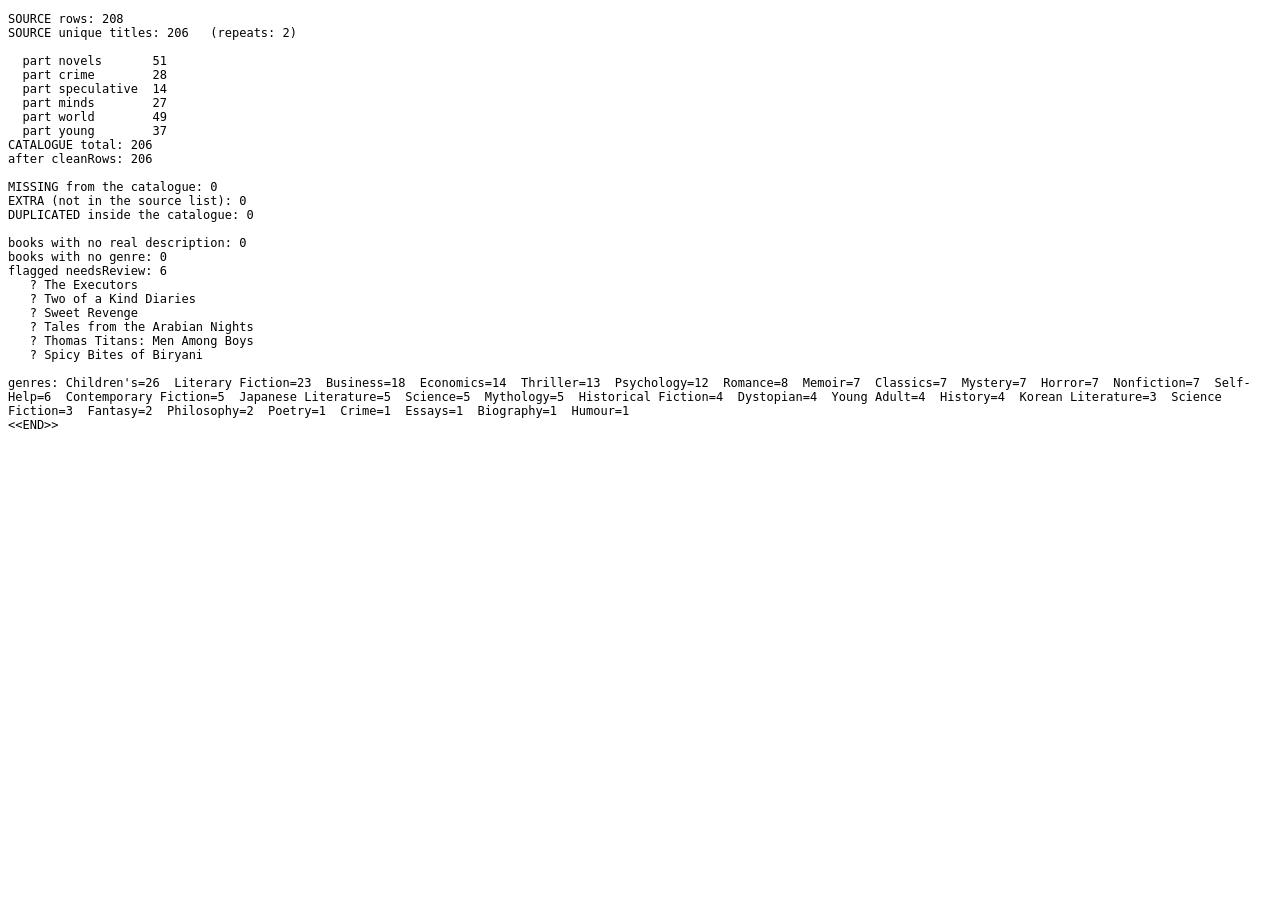
<file: tools/catalogue-check.html>
<!doctype html><html><head><meta charset="utf-8"><title>catalogue check</title></head><body>
<pre id="out" style="font:12px monospace;white-space:pre-wrap"></pre>
<script type="module">
/**
 * catalogue-check.html — does the catalogue match the source list?
 *
 * The 208-row collection list is transcribed below exactly as given,
 * including the two rows that are repeats. This page compares it against
 * what catalogue.js actually exports and reports anything missing,
 * anything extra, and anything duplicated.
 *
 * Run it with: .\tools\run-checks.ps1 -Harness tools/catalogue-check.html
 */
const out = document.getElementById('out');
const say = (s) => { out.textContent += s + '\n'; };

const SOURCE = `Salvation of a Saint|Poor Economics|A Little Life|What the Dog Saw|Welcome to the Hyunam-Dong Bookshop|Curation|The Ocean of Churn|Katabasis|Babel|The People on Platform 5|Project Hail Mary|1984|The God of Small Things|Girl, Woman, Other|The Spy|23 Things They Don't Tell You About Capitalism|The Haunting of Hill House|Almond|Fluid|Breakout Nations|There Are Rivers in the Sky|The Art of Thinking Clearly|The Social Animal|The Elephant Paradigm|Murder in the Family|Animal Farm|Chokher Bali|Ghachar Ghochar|Diary of a Void|The Book Thief|The Testaments|And the Mountains Echoed|The Namesake|I'll Give You the Sun|Pachinko|Acts of God|A Thousand Splendid Suns|The Difficulty of Being Good|Factfulness|Indianomix|A World of Three Zeroes|To Kill a Mockingbird|As Long as the Lemon Trees Grow|Burnt Shadows|The Bastard of Istanbul|Wuthering Heights|Down and Out in Paris and London|Strange Houses|The Handmaid's Tale|Beautiful World, Where Are You|Human Acts|Cleopatra and Frankenstein|Butter|Tomorrow, and Tomorrow, and Tomorrow|The Kite Runner|Martyr!|Intermezzo|Diary of a Wimpy Kid|Diary of a Wimpy Kid: Rodrick Rules|Diary of a Wimpy Kid: The Last Straw|Diary of a Wimpy Kid: Dog Days|Diary of a Wimpy Kid: The Ugly Truth|Diary of a Wimpy Kid: Cabin Fever|Diary of a Wimpy Kid: The Third Wheel|Diary of a Wimpy Kid: Hard Luck|Diary of a Wimpy Kid: The Long Haul|Diary of a Wimpy Kid: Old School|Diary of a Wimpy Kid: Double Down|Diary of a Wimpy Kid: The Getaway|Diary of a Wimpy Kid: The Meltdown|Diary of a Wimpy Kid: Hot Mess|One Flew Over the Cuckoo's Nest|Exit West|Oliver Twist|Go Kiss the World|Chanakya's Chant|The Diary of a Young Girl|Norwegian Wood|Pride and Prejudice|The Silent Patient|The Alchemist|Before the Coffee Gets Cold|Fooled by Randomness|In the City by the Sea|Barking Up the Wrong Tree|The Sialkot Saga|Business Sutra|Dork Diaries|Tuesdays with Morrie|Shopaholic Abroad|Thomas Titans: Men Among Boys|Crystal|The Other Woman|2 States|The Subtle Art of Not Giving a F*ck|The Success Sutra|The Gene|Die Trying|Menaka's Choice|Originals|Sita's Sister|The Fault in Our Stars|Where She Went|If God Was a Banker|Kafka on the Shore|Five Go to Smuggler's Top|Five Go Off in a Caravan|Five on Kirrin Island Again|Spicy Bites of Biryani|Revolution 2020|Tales from the Arabian Nights|Can You Keep a Secret?|The Secret Dreamworld of a Shopaholic|Peril at End House|The Longest Ride|The Great Gatsby|The Mahabharata Secret|Social Intelligence|Karna's Wife: The Outcast's Queen|Gone Tomorrow|Killing Floor|Make Me|The World Is Flat|The Host|Maximum City|Sophie's World|The Krishna Key|The Perks of Being a Wallflower|Our Impossible Love|Working with Emotional Intelligence|Confronting Reality|The Misadventures of Max Crumbly|Sweet Revenge|Two of a Kind Diaries|Discussions on Youth|Collected Works of Kahlil Gibran|Who Says Elephants Can't Dance?|The Da Vinci Code|The Executors|Beyond 2020: A Vision for Tomorrow's India|The Rise and Fall of Nations|The New Emerging Market Multinationals|Dictionary of Business|Super Economies|Rebooting India|Thinking, Fast and Slow|Execution|A Wanted Man|Mossad|Frugal Innovation|The Art of the Good Life|PS, I Love You|The Stockmen|Black Wind|Gweilo: Memories of a Hong Kong Childhood|The Blood-Dimmed Tide|Great by Choice|Risk/Reward|The Power of Your Subconscious Mind|Orbit Shifting Innovation|Steve Jobs|Thank You for Being Late|Fifty Things That Made the Modern Economy|Entrepreneurship in the 21st Century|India Unbound|Guaranteed to Fail|The 5 AM Club|Stay Hungry Stay Foolish|Focus|Five on a Hike Together|Good Work, Secret Seven|Zombie School|Scary Birthday to You!|Mardi Gras Masquerade|The Crooked Banister|Two of a Kind Diaries|Mystery on Maui|Escape from Java and Other Tales of Danger|The Evolution of Everything|Homo Deus: A Brief History of Tomorrow|Alice in Wonderland|Think and Grow Rich|The Concise Laws of Power|Losing My Virginity|My Hanuman Chalisa|The Wealth of Nations|Tripwire|Night School|The Art of Thinking Clearly|Inside the Nudge Unit|Turning Points|Corporate Chanakya|Imagining India|Hot, Flat, and Crowded|The Magic of Thinking Big|It Happened in India|A Brief History of Time|Predictably Irrational|Lateral Thinking|I Have a Dream|Jugaad|You're Plant Food|Checkout Time at the Dead-End Hotel|Welcome to the Wicked Wax Museum|Four Sherlock Holmes Mysteries|The Invisible Man|Funny Side Up|Charlie and the Chocolate Factory`
  .split('|').map((s) => s.trim()).filter(Boolean);

try {
  const { CATALOGUE, CATALOGUE_PARTS } = await import('/src/data/catalogue.js');
  const { cleanRows } = await import('/src/data/corrections.js');

  // Combining marks written as escapes on purpose: a literal range of
  // invisible characters in a source file is a trap for the next editor.
  const norm = (s) => s.toLowerCase().normalize('NFKD')
    .replace(/[̀-ͯ]/g, '')
    .replace(/[‘’']/g, "'")
    .replace(/\s+/g, ' ')
    .trim();

  say(`SOURCE rows: ${SOURCE.length}`);
  const sourceUnique = new Set(SOURCE.map(norm));
  say(`SOURCE unique titles: ${sourceUnique.size}   (repeats: ${SOURCE.length - sourceUnique.size})`);
  say('');
  for (const [name, part] of Object.entries(CATALOGUE_PARTS)) say(`  part ${name.padEnd(12)} ${part.length}`);
  say(`CATALOGUE total: ${CATALOGUE.length}`);
  say(`after cleanRows: ${cleanRows(CATALOGUE).length}`);
  say('');

  const have = new Map();
  for (const b of CATALOGUE) {
    const k = norm(b.title);
    have.set(k, (have.get(k) ?? 0) + 1);
  }

  const missing = [...sourceUnique].filter((k) => !have.has(k));
  const extra = [...have.keys()].filter((k) => !sourceUnique.has(k));
  const dupes = [...have.entries()].filter(([, n]) => n > 1);

  say(`MISSING from the catalogue: ${missing.length}`);
  missing.forEach((k) => say('   - ' + SOURCE.find((s) => norm(s) === k)));
  say(`EXTRA (not in the source list): ${extra.length}`);
  extra.forEach((k) => say('   + ' + CATALOGUE.find((b) => norm(b.title) === k).title));
  say(`DUPLICATED inside the catalogue: ${dupes.length}`);
  dupes.forEach(([k, n]) => say(`   x ${CATALOGUE.find((b) => norm(b.title) === k).title}  (${n})`));

  say('');
  const noDesc = CATALOGUE.filter((b) => !b.description || b.description.length < 60);
  say(`books with no real description: ${noDesc.length}`);
  noDesc.slice(0, 20).forEach((b) => say('   ! ' + b.title));
  const noGenre = CATALOGUE.filter((b) => !b.genre);
  say(`books with no genre: ${noGenre.length}`);
  noGenre.slice(0, 20).forEach((b) => say('   ! ' + b.title));
  const flagged = CATALOGUE.filter((b) => b.needsReview);
  say(`flagged needsReview: ${flagged.length}`);
  flagged.forEach((b) => say('   ? ' + b.title));

  const genres = {};
  for (const b of CATALOGUE) genres[b.genre] = (genres[b.genre] ?? 0) + 1;
  say('');
  say('genres: ' + Object.entries(genres).sort((a, b) => b[1] - a[1])
    .map(([g, n]) => `${g}=${n}`).join('  '));
} catch (e) {
  say('THREW: ' + (e && e.stack ? e.stack : e));
}
say('<<END>>');

// Tell the runner the report is finished. See the note in regress.html.
const __sink = new URLSearchParams(location.search).get('sink');
if (__sink) {
  const __report = out.textContent;
  if (!navigator.sendBeacon(__sink, new Blob([__report], { type: 'text/plain' }))) {
    fetch(__sink, { method: 'POST', mode: 'no-cors', body: __report, keepalive: true }).catch(() => {});
  }
}
</script></body></html>
</file>
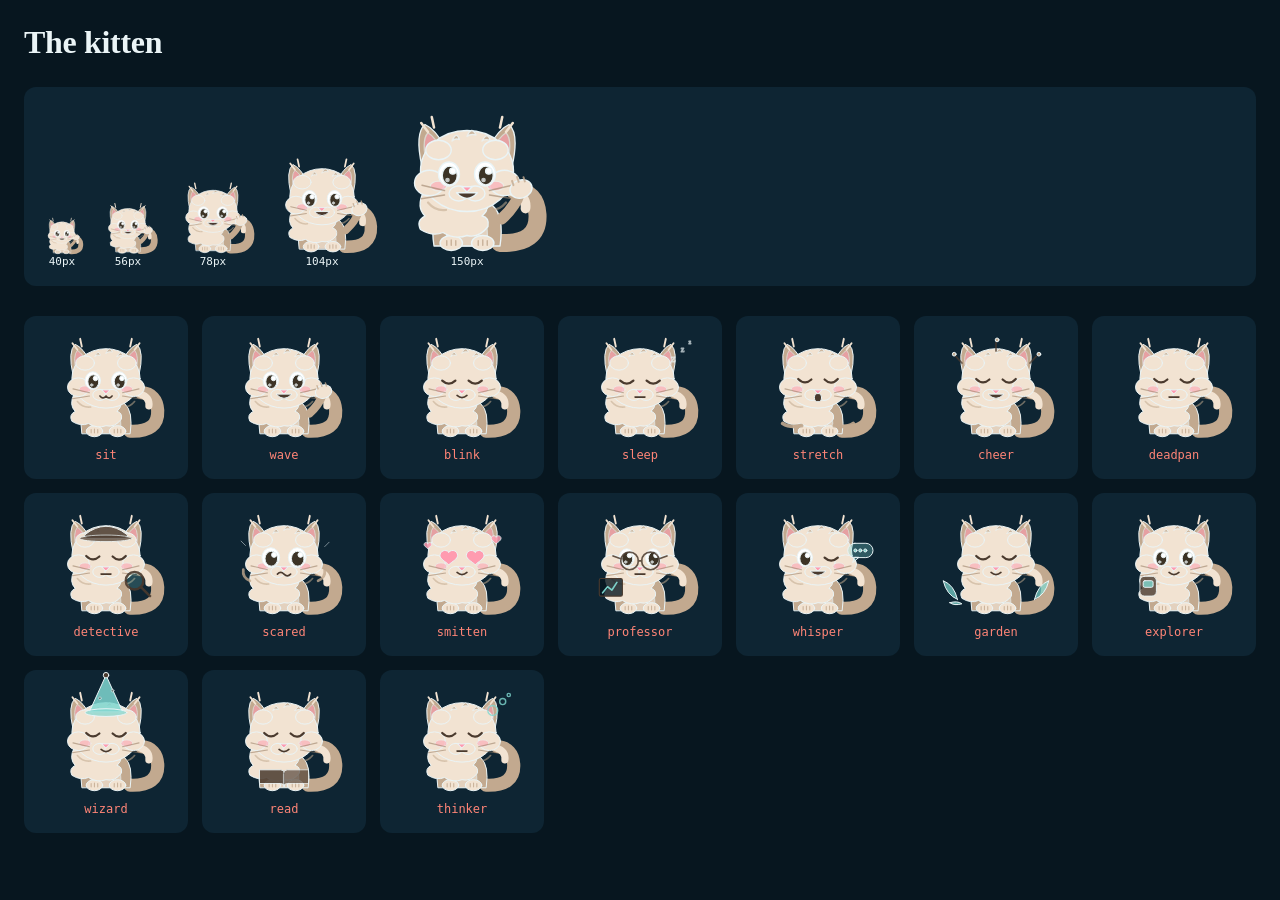
<file: tools/cats.html>
<!doctype html><html><head><meta charset="utf-8"><title>cats</title>
<link rel="stylesheet" href="/styles/tokens.css">
<link rel="stylesheet" href="/styles/base.css">
<link rel="stylesheet" href="/styles/personality.css">
<style>
  /* Every kitten mood at once. A character drawn from primitives is only
     as good as its worst expression, and the only way to find that one is
     to look at all of them side by side. */
  body { padding: 24px; background: var(--bg); color: var(--text); font-family: var(--font-body); }
  h1 { font-family: var(--font-display); margin-bottom: 18px; }
  .grid { display: grid; grid-template-columns: repeat(auto-fill, minmax(150px, 1fr)); gap: 14px; }
  figure { margin: 0; display: grid; justify-items: center; gap: 6px;
           padding: 14px 6px; border-radius: 12px; background: var(--surface); }
  figcaption { font-family: var(--font-mono); font-size: 12px; color: var(--accent-text); }
  .sizes { display: flex; align-items: flex-end; gap: 18px; margin: 26px 0 30px;
           padding: 18px; border-radius: 12px; background: var(--surface); }
</style></head><body>
<h1>The kitten</h1>
<div class="sizes" id="sizes"></div>
<div class="grid" id="grid"></div>
<script type="module">
import { cat, CAT_MOODS } from '/src/ui/cat.js';
document.getElementById('sizes').innerHTML =
  [40, 56, 78, 104, 150].map((s) => `<div>${cat('wave', { size: s, className: 'cat--alive' })}<div style="font:11px monospace;text-align:center">${s}px</div></div>`).join('');
document.getElementById('grid').innerHTML = CAT_MOODS.map((m) =>
  `<figure>${cat(m, { size: 110, className: 'cat--alive' })}<figcaption>${m}</figcaption></figure>`).join('');
document.title = 'ready';
</script></body></html>
</file>
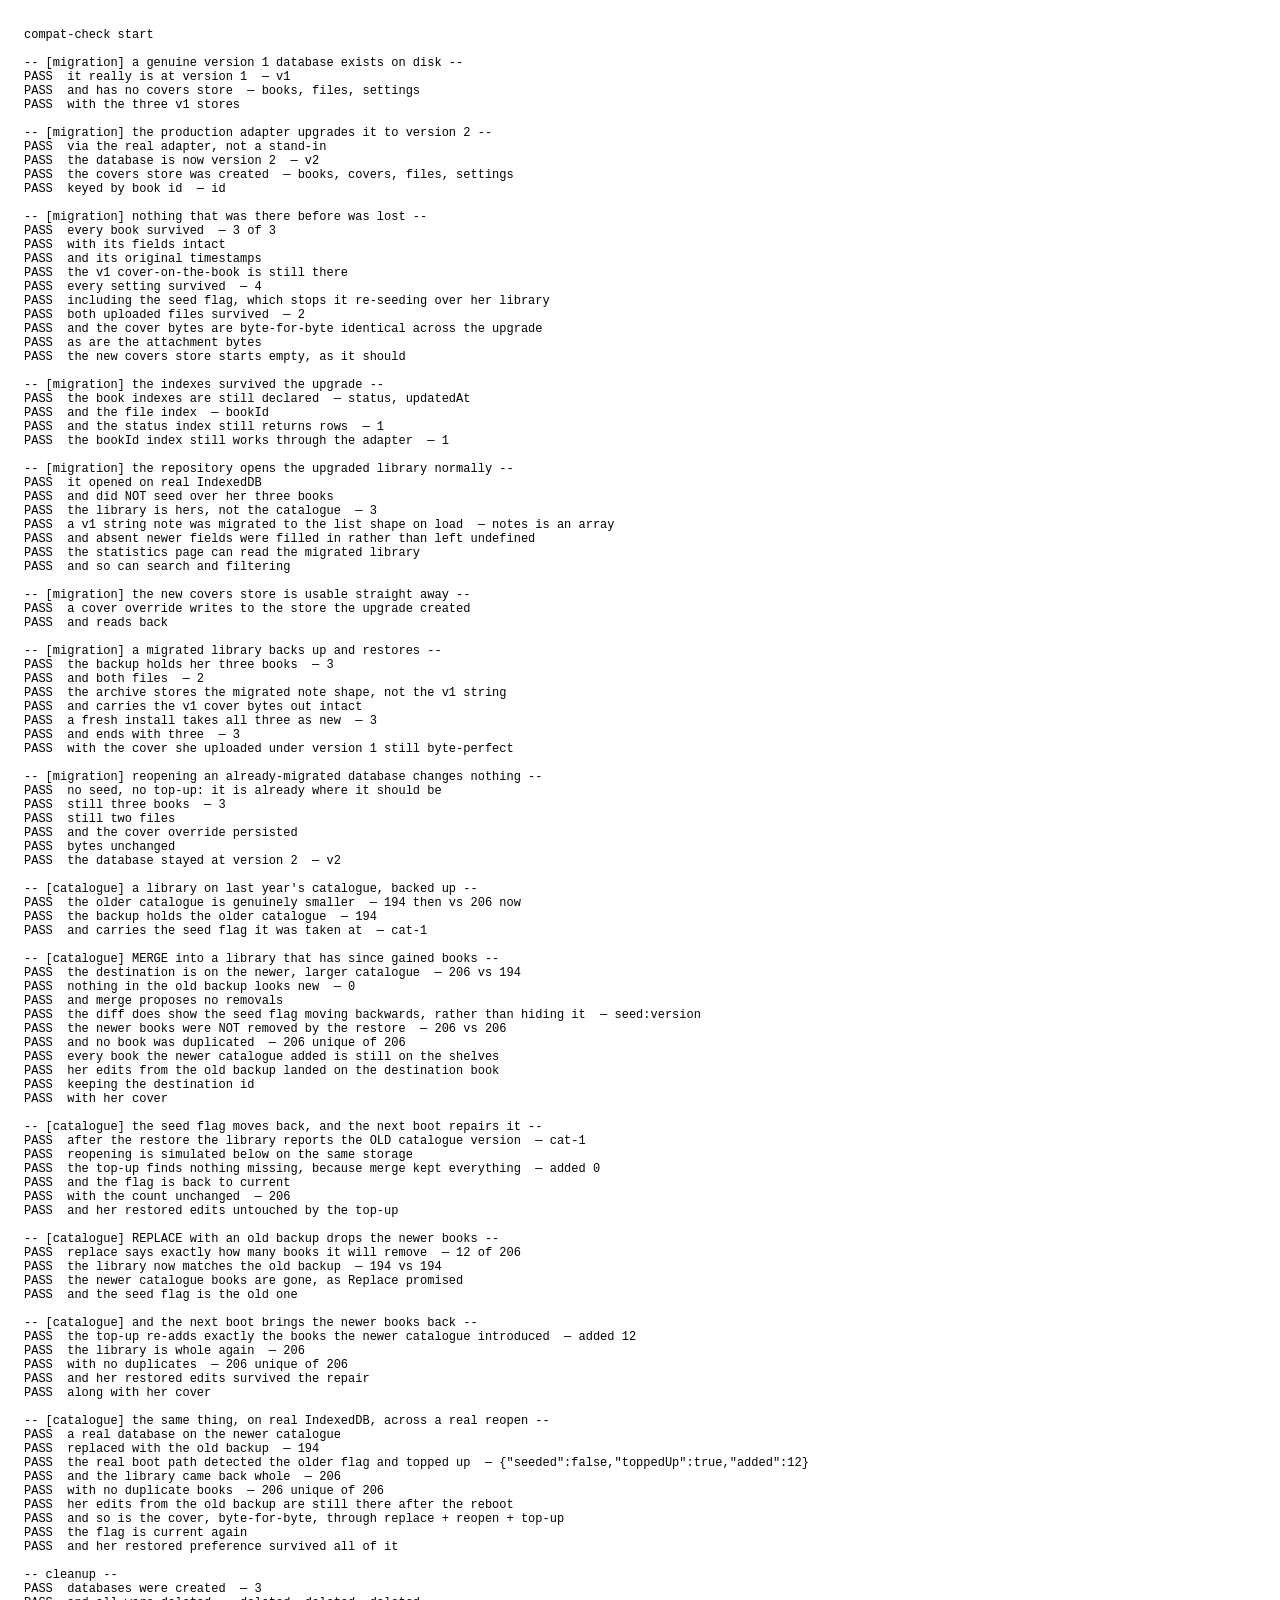
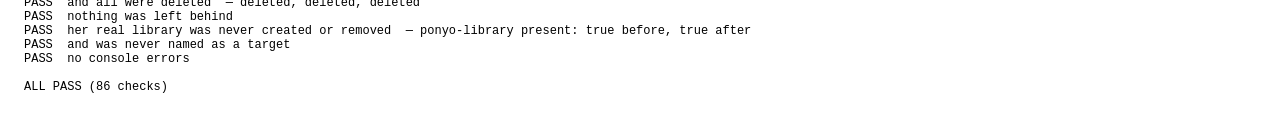
<file: tools/compat-check.html>
<!doctype html><html><head><meta charset="utf-8"><title>compat check</title></head><body>
<pre id="out" style="font:12px monospace;white-space:pre-wrap;padding:1rem"></pre>
<script>
window.__errors = [];
window.addEventListener('error', (e) => window.__errors.push(String(e.message)));
window.addEventListener('unhandledrejection', (e) => window.__errors.push(String(e.reason)));
const realError = console.error.bind(console);
console.error = (...args) => { window.__errors.push(args.map(String).join(' ')); realError(...args); };
</script>
<script type="module">
/**
 * compat-check.html — opening a library that was saved by an older
 * version of this app, and restoring a backup taken by one.
 *
 * Run with tools/run-async.ps1, same as backup-check.html.
 *
 * ── THE TWO THINGS THIS COVERS ────────────────────────────────────
 *
 * 1. IndexedDB v1 -> v2. The upgrade block has never run in a test,
 *    because every test database is created fresh at v2 and therefore
 *    takes the `from < 1` branch, not the `from < 2` one. So this file
 *    builds a genuine v1 database by hand — three stores, the right
 *    indexes, NO covers store — fills it with records in the shape the
 *    app wrote back then, and only then hands it to the production
 *    adapter. What runs afterwards is the real migration.
 *
 * 2. A backup that predates a catalogue update. Her library is seeded
 *    from a catalogue that grows, and `seed:version` drives a top-up.
 *    A backup carries that flag, so restoring an old backup moves the
 *    destination's flag BACKWARDS. That is either a bug or a feature,
 *    and until it is written down as a test it is neither.
 *
 * Every database is `ponyo-compat-*` and deleted at the end. The real
 * `ponyo-library` is never opened.
 */

const out = document.getElementById('out');
const lines = [];
const say = (s) => { lines.push(s); out.textContent += s + '\n'; };
let fails = 0;
let checks = 0;
const ok = (cond, label, extra = '') => {
  checks += 1;
  if (!cond) fails += 1;
  say(`${cond ? 'PASS' : 'FAIL'}  ${label}${extra ? '  — ' + extra : ''}`);
};
const scenario = (name) => say(`\n-- ${name} --`);

function finish() {
  const report = lines.join('\n');
  const sink = new URLSearchParams(location.search).get('sink');
  if (!sink) return;
  const blob = new Blob([report], { type: 'text/plain' });
  if (!navigator.sendBeacon(sink, blob)) {
    fetch(sink, { method: 'POST', mode: 'no-cors', body: report, keepalive: true }).catch(() => {});
  }
}

const bytesOf = async (blob) => new Uint8Array(await blob.arrayBuffer());
function sameBytes(a, b) {
  if (!a || !b || a.length !== b.length) return false;
  for (let i = 0; i < a.length; i += 1) if (a[i] !== b[i]) return false;
  return true;
}
function pattern(seed, size) {
  const b = new Uint8Array(size);
  for (let i = 0; i < size; i += 1) b[i] = (i * 31 + seed * 97) & 0xFF;
  return b;
}
async function rejects(fn) {
  try { await fn(); return { threw: false, message: '' }; }
  catch (error) { return { threw: true, message: error?.message ?? String(error) }; }
}
function deleteDb(name) {
  return new Promise((resolve) => {
    const req = indexedDB.deleteDatabase(name);
    req.onsuccess = () => resolve('deleted');
    req.onerror = () => resolve('error');
    req.onblocked = () => resolve('blocked');
  });
}

say('compat-check start');

let M;
try {
  M = {
    backup: await import('/src/storage/backup.js'),
    adapter: await import('/src/storage/adapter.js'),
    idb: await import('/src/storage/indexeddb-adapter.js'),
    repo: await import('/src/storage/repository.js'),
    models: await import('/src/data/models.js'),
    text: await import('/src/utils/text.js'),
    seed: await import('/src/data/seed-books.js'),
    stats: await import('/src/analytics/stats.js'),
    selectors: await import('/src/state/selectors.js'),
  };
} catch (error) {
  say('THREW while importing  ' + (error?.stack || error));
  say('1 FAILURE(S)');
  finish();
  throw error;
}

const { buildBackup, readBackup, planRestore, applyRestore } = M.backup;
const { keyOf } = M.models;
const { bookKey } = M.text;

const runStamp = Date.now().toString(36);
const REAL_DB = 'ponyo-library';
const created = [];
const openAdapters = [];

/* ══════════════════ building a genuine v1 database ════════════════ */

/**
 * The schema exactly as version 1 of this app created it.
 *
 * Copied deliberately rather than imported: the point is to reproduce
 * what is on her disk from the old version, so if the current
 * `from < 1` block is ever edited this stays an honest v1.
 */
function createV1Database(database) {
  return new Promise((resolve, reject) => {
    const req = indexedDB.open(database, 1);
    req.onupgradeneeded = () => {
      const db = req.result;
      const books = db.createObjectStore('books', { keyPath: 'id' });
      books.createIndex('status', 'status', { unique: false });
      books.createIndex('updatedAt', 'updatedAt', { unique: false });
      db.createObjectStore('settings', { keyPath: 'key' });
      const files = db.createObjectStore('files', { keyPath: 'id' });
      files.createIndex('bookId', 'bookId', { unique: false });
      // No covers store. That absence IS version 1.
    };
    req.onsuccess = () => resolve(req.result);
    req.onerror = () => reject(req.error);
  });
}

function putAll(db, store, records) {
  return new Promise((resolve, reject) => {
    const tx = db.transaction(store, 'readwrite');
    const os = tx.objectStore(store);
    for (const record of records) os.put(record);
    tx.oncomplete = () => resolve();
    tx.onerror = () => reject(tx.error);
    tx.onabort = () => reject(tx.error);
  });
}

/** Open raw, at whatever version exists, and describe the schema. */
function inspectDatabase(database) {
  return new Promise((resolve, reject) => {
    const req = indexedDB.open(database);
    req.onsuccess = () => {
      const db = req.result;
      const stores = Array.from(db.objectStoreNames);
      const info = { version: db.version, stores, indexes: {}, keyPaths: {} };
      if (!stores.length) { db.close(); resolve(info); return; }
      const tx = db.transaction(stores, 'readonly');
      for (const name of stores) {
        const os = tx.objectStore(name);
        info.indexes[name] = Array.from(os.indexNames);
        info.keyPaths[name] = os.keyPath;
      }
      tx.oncomplete = () => { db.close(); resolve(info); };
      tx.onerror = () => { db.close(); reject(tx.error); };
    };
    req.onerror = () => reject(req.error);
  });
}

/** Read through an index, to prove the index still works after upgrade. */
function readByIndex(database, store, index, key) {
  return new Promise((resolve, reject) => {
    const req = indexedDB.open(database);
    req.onsuccess = () => {
      const db = req.result;
      const get = db.transaction(store, 'readonly').objectStore(store).index(index).getAll(key);
      get.onsuccess = () => { const r = get.result; db.close(); resolve(r); };
      get.onerror = () => { db.close(); reject(get.error); };
    };
    req.onerror = () => reject(req.error);
  });
}

/**
 * Records in the shape version 1 wrote them.
 *
 * Three deliberate period details, all of which the current code has
 * since moved past:
 *   - `notes` is a STRING. models.js still carries the migration for it.
 *   - newer fields are simply absent: no tags, memories, attachmentIds,
 *     progress, coverRef, seeded.
 *   - the cover lives ON the book, because the covers store did not
 *     exist yet. That is the whole reason for the v2 upgrade.
 */
const V1_COVER_BYTES = pattern(21, 1200);
const V1_PDF_BYTES = pattern(22, 800);

const v1Books = [
  {
    id: 'bk_v1_alpha',
    title: 'The Old Record', author: 'Someone Early',
    genre: 'Literary Fiction', subgenre: '', series: '',
    description: 'Written to disk before covers moved out of the book.',
    status: 'read', rating: 4, favourite: true,
    notes: 'A single string, the way notes used to be stored.',
    thoughts: 'Still worth keeping.',
    coverUrl: 'https://covers.openlibrary.org/b/id/111111-L.jpg',
    coverId: '', coverSource: 'openlibrary',
    addedAt: '2025-01-01T00:00:00.000Z',
    updatedAt: '2025-02-02T00:00:00.000Z',
    startedAt: '2025-01-05T00:00:00.000Z',
    finishedAt: '2025-02-02T00:00:00.000Z',
  },
  {
    // The sparsest thing v1 could plausibly have stored.
    id: 'bk_v1_beta',
    title: 'A Bare Record', author: 'Nobody Much',
    genre: 'Mystery', description: '', status: 'tbr', rating: 0,
    addedAt: '2025-03-03T00:00:00.000Z', updatedAt: '2025-03-03T00:00:00.000Z',
  },
  {
    // An uploaded cover, referenced the v1 way: coverId on the book.
    id: 'bk_v1_gamma',
    title: 'One She Photographed', author: 'Early Author',
    genre: 'Memoir', description: 'Had her own cover before the covers store existed.',
    status: 'reading', rating: 5, favourite: false,
    notes: '', thoughts: '',
    coverUrl: '', coverId: 'fl_v1_cover', coverSource: 'upload',
    addedAt: '2025-04-04T00:00:00.000Z', updatedAt: '2025-04-05T00:00:00.000Z',
  },
];

const v1Settings = [
  { key: 'seed:version', value: 'v1-catalogue' },
  { key: 'theme', value: 'ocean' },
  { key: 'textSize', value: 'cozy' },
  { key: 'mood', value: 'wistful' },
];

/* ═══════════════════════ 1. the migration ═════════════════════════ */

async function migrationTests() {
  const database = `ponyo-compat-${runStamp}-v1`;
  created.push(database);

  scenario('[migration] a genuine version 1 database exists on disk');

  const v1 = await createV1Database(database);
  await putAll(v1, 'books', v1Books);
  await putAll(v1, 'settings', v1Settings);
  await putAll(v1, 'files', [
    {
      id: 'fl_v1_cover', bookId: 'bk_v1_gamma', name: 'her-photo.jpg',
      type: 'image/jpeg', size: V1_COVER_BYTES.length, role: 'cover',
      blob: new Blob([V1_COVER_BYTES], { type: 'image/jpeg' }),
      addedAt: '2025-04-05T00:00:00.000Z',
    },
    {
      id: 'fl_v1_pdf', bookId: 'bk_v1_alpha', name: 'clipping.pdf',
      type: 'application/pdf', size: V1_PDF_BYTES.length, role: 'attachment',
      blob: new Blob([V1_PDF_BYTES], { type: 'application/pdf' }),
      addedAt: '2025-02-03T00:00:00.000Z',
    },
  ]);
  v1.close();

  const before = await inspectDatabase(database);
  ok(before.version === 1, 'it really is at version 1', `v${before.version}`);
  ok(!before.stores.includes('covers'), 'and has no covers store', before.stores.join(', '));
  ok(before.stores.includes('books') && before.stores.includes('settings')
    && before.stores.includes('files'), 'with the three v1 stores');

  scenario('[migration] the production adapter upgrades it to version 2');

  const adapter = M.idb.createIndexedDbAdapter({ database });
  await adapter.open();
  openAdapters.push(adapter);
  ok(adapter.name === 'indexeddb', 'via the real adapter, not a stand-in');

  const after = await inspectDatabase(database);
  ok(after.version === 2, 'the database is now version 2', `v${after.version}`);
  ok(after.stores.includes('covers'), 'the covers store was created', after.stores.join(', '));
  ok(after.keyPaths.covers === 'id', 'keyed by book id', String(after.keyPaths.covers));

  scenario('[migration] nothing that was there before was lost');

  const books = await adapter.list('books');
  ok(books.length === v1Books.length, 'every book survived',
    `${books.length} of ${v1Books.length}`);
  const alpha = books.find((b) => b.id === 'bk_v1_alpha');
  ok(alpha?.title === 'The Old Record' && alpha?.rating === 4 && alpha?.favourite === true,
    'with its fields intact');
  ok(alpha?.updatedAt === '2025-02-02T00:00:00.000Z', 'and its original timestamps');
  ok(alpha?.coverUrl?.includes('111111'), 'the v1 cover-on-the-book is still there');

  const settings = await adapter.list('settings');
  ok(settings.length === v1Settings.length, 'every setting survived', `${settings.length}`);
  ok(settings.find((s) => s.key === 'seed:version')?.value === 'v1-catalogue',
    'including the seed flag, which stops it re-seeding over her library');

  const blobs = await adapter.listAllBlobs();
  ok(blobs.length === 2, 'both uploaded files survived', `${blobs.length}`);
  const migratedCover = await adapter.getBlob('fl_v1_cover');
  ok(sameBytes(await bytesOf(migratedCover?.blob), V1_COVER_BYTES),
    'and the cover bytes are byte-for-byte identical across the upgrade');
  const migratedPdf = await adapter.getBlob('fl_v1_pdf');
  ok(sameBytes(await bytesOf(migratedPdf?.blob), V1_PDF_BYTES),
    'as are the attachment bytes');

  ok((await adapter.list('covers')).length === 0,
    'the new covers store starts empty, as it should');

  scenario('[migration] the indexes survived the upgrade');

  ok(after.indexes.books?.includes('status') && after.indexes.books?.includes('updatedAt'),
    'the book indexes are still declared', (after.indexes.books ?? []).join(', '));
  ok(after.indexes.files?.includes('bookId'), 'and the file index',
    (after.indexes.files ?? []).join(', '));
  const readBooks = await readByIndex(database, 'books', 'status', 'read');
  ok(readBooks.length === 1 && readBooks[0].id === 'bk_v1_alpha',
    'and the status index still returns rows', `${readBooks.length}`);
  const byBook = await adapter.listBlobsByBook('bk_v1_gamma');
  ok(byBook.length === 1, 'the bookId index still works through the adapter', `${byBook.length}`);

  scenario('[migration] the repository opens the upgraded library normally');

  const repo = M.repo.createRepository(adapter);
  const result = await repo.init({
    seedBooks: M.seed.SEED_BOOKS, seedVersion: 'v1-catalogue',
  });
  ok(!repo.isDegraded, 'it opened on real IndexedDB');
  ok(result.seeded !== true, 'and did NOT seed over her three books');
  ok(repo.count() === 3, 'the library is hers, not the catalogue', `${repo.count()}`);

  // Everything below is what the app does on a normal screen. A record
  // written by v1 has to survive it.
  const loaded = repo.get('bk_v1_alpha');
  ok(Array.isArray(loaded?.notes),
    'a v1 string note was migrated to the list shape on load',
    `notes is ${Array.isArray(loaded?.notes) ? 'an array' : typeof loaded?.notes}`);
  ok(Array.isArray(loaded?.tags) && Array.isArray(repo.get('bk_v1_beta')?.memories),
    'and absent newer fields were filled in rather than left undefined');

  const statsRan = await rejects(async () => M.stats.computeStats(repo.all()));
  ok(!statsRan.threw, 'the statistics page can read the migrated library', statsRan.message);
  const searchRan = await rejects(async () => M.selectors.visibleBooks(repo.all(), {
    shelf: 'all', query: 'old', genre: '', author: '', tag: '', minRating: 0, sort: 'recent',
  }));
  ok(!searchRan.threw, 'and so can search and filtering', searchRan.message);

  scenario('[migration] the new covers store is usable straight away');

  repo.setCover('bk_v1_alpha', { url: 'https://example.com/better.jpg', source: 'manual' });
  await new Promise((r) => setTimeout(r, 50));
  ok((await adapter.list('covers')).length === 1,
    'a cover override writes to the store the upgrade created');
  ok(repo.getCover('bk_v1_alpha')?.url.includes('example.com'), 'and reads back');

  scenario('[migration] a migrated library backs up and restores');

  const built = await buildBackup(repo);
  ok(built.manifest.counts.books === 3, 'the backup holds her three books',
    `${built.manifest.counts.books}`);
  ok(built.manifest.counts.files === 2, 'and both files', `${built.manifest.counts.files}`);

  const payload = await readBackup(built.blob);
  ok(payload.books.every((b) => Array.isArray(b.notes)),
    'the archive stores the migrated note shape, not the v1 string');
  ok(sameBytes(await bytesOf(payload.blobs.get('fl_v1_cover')), V1_COVER_BYTES),
    'and carries the v1 cover bytes out intact');

  const destDb = `ponyo-compat-${runStamp}-v1dest`;
  created.push(destDb);
  const destAdapter = M.idb.createIndexedDbAdapter({ database: destDb });
  const dest = M.repo.createRepository(destAdapter);
  await dest.init({ seedBooks: [], seedVersion: 'v1-catalogue' });
  openAdapters.push(destAdapter);

  const plan = planRestore(dest, payload, 'merge');
  ok(plan.newBooks.length === 3, 'a fresh install takes all three as new', `${plan.newBooks.length}`);
  await applyRestore(dest, payload, plan);
  ok(dest.count() === 3, 'and ends with three', `${dest.count()}`);
  const restoredGamma = dest.all().find((b) => b.title === 'One She Photographed');
  const restoredBlob = await dest.getFile(restoredGamma?.coverId);
  ok(sameBytes(await bytesOf(restoredBlob?.blob), V1_COVER_BYTES),
    'with the cover she uploaded under version 1 still byte-perfect');

  scenario('[migration] reopening an already-migrated database changes nothing');

  adapter.close();
  const again = M.idb.createIndexedDbAdapter({ database });
  const reopened = M.repo.createRepository(again);
  const secondResult = await reopened.init({
    seedBooks: M.seed.SEED_BOOKS, seedVersion: 'v1-catalogue',
  });
  openAdapters.push(again);
  ok(secondResult.seeded !== true && secondResult.toppedUp !== true,
    'no seed, no top-up: it is already where it should be');
  ok(reopened.count() === 3, 'still three books', `${reopened.count()}`);
  ok((await again.listAllBlobs()).length === 2, 'still two files');
  ok((await again.list('covers')).length === 1, 'and the cover override persisted');
  const stillThere = await again.getBlob('fl_v1_cover');
  ok(sameBytes(await bytesOf(stillThere?.blob), V1_COVER_BYTES), 'bytes unchanged');

  const finalInfo = await inspectDatabase(database);
  ok(finalInfo.version === 2, 'the database stayed at version 2', `v${finalInfo.version}`);
  again.close();
}

/* ═════════════ 2. a backup from an older catalogue ════════════════ */

async function catalogueVersionTests() {
  const FULL = M.seed.SEED_BOOKS;
  // "Last year's catalogue": the same list, minus the most recent additions.
  const NEWER_COUNT = 12;
  const OLD = FULL.slice(0, FULL.length - NEWER_COUNT);
  const newTitles = FULL.slice(FULL.length - NEWER_COUNT).map((b) => bookKey(b.title, b.author));

  const memory = () => M.repo.createRepository(M.adapter.createMemoryAdapter());

  scenario('[catalogue] a library on last year\'s catalogue, backed up');

  const old = memory();
  await old.init({ seedBooks: OLD, seedVersion: 'cat-1' });
  const oldTotal = old.count();
  ok(oldTotal > 0 && oldTotal < FULL.length, 'the older catalogue is genuinely smaller',
    `${oldTotal} then vs ${FULL.length} now`);

  const edited = old.all()[0];
  old.update(edited.id, {
    status: 'read', rating: 5, favourite: true, thoughts: 'Read it before the update.',
    notes: [{ text: 'A note from the old days.' }],
  });
  const coverBytes = pattern(31, 640);
  await old.addFile(edited.id, new File([coverBytes], 'old.jpg', { type: 'image/jpeg' }), 'cover');
  old.setSetting('theme', 'ember');

  const built = await buildBackup(old);
  const payload = await readBackup(built.blob);
  ok(payload.books.length === oldTotal, 'the backup holds the older catalogue',
    `${payload.books.length}`);
  ok(payload.settings['seed:version'] === 'cat-1',
    'and carries the seed flag it was taken at', payload.settings['seed:version']);

  scenario('[catalogue] MERGE into a library that has since gained books');

  const dest = memory();
  await dest.init({ seedBooks: FULL, seedVersion: 'cat-2' });
  const destTotal = dest.count();
  ok(destTotal > oldTotal, 'the destination is on the newer, larger catalogue',
    `${destTotal} vs ${oldTotal}`);
  const destEdited = dest.all().find((b) => keyOf(b) === keyOf(edited));

  const plan = planRestore(dest, payload, 'merge');
  ok(plan.newBooks.length === 0, 'nothing in the old backup looks new',
    `${plan.newBooks.length}`);
  ok(plan.removedBooks.length === 0, 'and merge proposes no removals');
  ok(plan.settingsChanged.some((s) => s.key === 'seed:version'),
    'the diff does show the seed flag moving backwards, rather than hiding it',
    plan.settingsChanged.map((s) => s.key).join(', '));

  await applyRestore(dest, payload, plan);
  ok(dest.count() === destTotal, 'the newer books were NOT removed by the restore',
    `${dest.count()} vs ${destTotal}`);
  const keys = dest.all().map(keyOf);
  ok(new Set(keys).size === keys.length, 'and no book was duplicated',
    `${new Set(keys).size} unique of ${keys.length}`);
  ok(newTitles.every((k) => keys.includes(k)),
    'every book the newer catalogue added is still on the shelves');

  const mergedEdit = dest.get(destEdited.id);
  ok(mergedEdit?.rating === 5 && mergedEdit?.status === 'read'
    && mergedEdit?.thoughts?.includes('before the update'),
    'her edits from the old backup landed on the destination book');
  ok(mergedEdit?.id === destEdited.id, 'keeping the destination id');
  const mergedCover = await dest.getFile(mergedEdit.coverId);
  ok(sameBytes(await bytesOf(mergedCover?.blob), coverBytes), 'with her cover');

  scenario('[catalogue] the seed flag moves back, and the next boot repairs it');

  ok(dest.getSetting('seed:version') === 'cat-1',
    'after the restore the library reports the OLD catalogue version',
    String(dest.getSetting('seed:version')));

  // This is the documented consequence, and it is the desirable one: the
  // catalogue is app data, so the existing top-up mechanism re-checks it
  // on the next boot instead of leaving the library stranded.
  const reopened = M.repo.createRepository(dest.__adapter ?? null);
  ok(true, 'reopening is simulated below on the same storage');

  const rebooted = await dest.topUpSeed(FULL, 'cat-2', []);
  ok(rebooted.added === 0, 'the top-up finds nothing missing, because merge kept everything',
    `added ${rebooted.added}`);
  ok(dest.getSetting('seed:version') === 'cat-2', 'and the flag is back to current');
  ok(dest.count() === destTotal, 'with the count unchanged', `${dest.count()}`);
  const afterTopUp = dest.get(destEdited.id);
  ok(afterTopUp?.rating === 5, 'and her restored edits untouched by the top-up');

  scenario('[catalogue] REPLACE with an old backup drops the newer books');

  const wiped = memory();
  await wiped.init({ seedBooks: FULL, seedVersion: 'cat-2' });
  const replacePlan = planRestore(wiped, payload, 'replace');
  ok(replacePlan.removedBooks.length === NEWER_COUNT,
    'replace says exactly how many books it will remove',
    `${replacePlan.removedBooks.length} of ${wiped.count()}`);

  await applyRestore(wiped, payload, replacePlan);
  ok(wiped.count() === oldTotal, 'the library now matches the old backup',
    `${wiped.count()} vs ${oldTotal}`);
  const wipedKeys = wiped.all().map(keyOf);
  ok(newTitles.every((k) => !wipedKeys.includes(k)),
    'the newer catalogue books are gone, as Replace promised');
  ok(wiped.getSetting('seed:version') === 'cat-1', 'and the seed flag is the old one');

  scenario('[catalogue] and the next boot brings the newer books back');

  const restoredCount = await wiped.topUpSeed(FULL, 'cat-2', []);
  ok(restoredCount.added === NEWER_COUNT,
    'the top-up re-adds exactly the books the newer catalogue introduced',
    `added ${restoredCount.added}`);
  ok(wiped.count() === destTotal, 'the library is whole again', `${wiped.count()}`);
  const healedKeys = wiped.all().map(keyOf);
  ok(new Set(healedKeys).size === healedKeys.length, 'with no duplicates',
    `${new Set(healedKeys).size} unique of ${healedKeys.length}`);
  const healedEdit = wiped.all().find((b) => keyOf(b) === keyOf(edited));
  ok(healedEdit?.rating === 5 && healedEdit?.thoughts?.includes('before the update'),
    'and her restored edits survived the repair');
  const healedCover = await wiped.getFile(healedEdit.coverId);
  ok(sameBytes(await bytesOf(healedCover?.blob), coverBytes), 'along with her cover');

  scenario('[catalogue] the same thing, on real IndexedDB, across a real reopen');

  const database = `ponyo-compat-${runStamp}-cat`;
  created.push(database);
  const first = M.idb.createIndexedDbAdapter({ database });
  const live = M.repo.createRepository(first);
  await live.init({ seedBooks: FULL, seedVersion: 'cat-2' });
  ok(!live.isDegraded, 'a real database on the newer catalogue');

  await applyRestore(live, payload, planRestore(live, payload, 'replace'));
  ok(live.count() === oldTotal, 'replaced with the old backup', `${live.count()}`);
  first.close();

  // A genuine reopen: new connection, new repository, the real boot path.
  const second = M.idb.createIndexedDbAdapter({ database });
  const booted = M.repo.createRepository(second);
  const bootResult = await booted.init({ seedBooks: FULL, seedVersion: 'cat-2' });
  openAdapters.push(second);
  ok(bootResult.toppedUp === true, 'the real boot path detected the older flag and topped up',
    JSON.stringify({ seeded: bootResult.seeded, toppedUp: bootResult.toppedUp, added: bootResult.added }));
  ok(booted.count() === destTotal, 'and the library came back whole', `${booted.count()}`);
  const bootKeys = booted.all().map(keyOf);
  ok(new Set(bootKeys).size === bootKeys.length, 'with no duplicate books',
    `${new Set(bootKeys).size} unique of ${bootKeys.length}`);
  const bootEdit = booted.all().find((b) => keyOf(b) === keyOf(edited));
  ok(bootEdit?.rating === 5 && bootEdit?.favourite === true,
    'her edits from the old backup are still there after the reboot');
  const bootCover = await booted.getFile(bootEdit.coverId);
  ok(sameBytes(await bytesOf(bootCover?.blob), coverBytes),
    'and so is the cover, byte-for-byte, through replace + reopen + top-up');
  ok(booted.getSetting('seed:version') === 'cat-2', 'the flag is current again');
  ok(booted.getSetting('theme') === 'ember', 'and her restored preference survived all of it');
}

/* ════════════════════════════════ run ═════════════════════════════ */

const dbsBefore = typeof indexedDB.databases === 'function'
  ? (await indexedDB.databases()).map((d) => d.name) : null;
const realExisted = dbsBefore ? dbsBefore.includes(REAL_DB) : null;

try {
  await migrationTests();
  await catalogueVersionTests();
} catch (error) {
  fails += 1;
  say('THREW  ' + (error?.stack || error));
}

scenario('cleanup');
for (const adapter of openAdapters) {
  try { adapter.close(); } catch { /* already closed */ }
}
const outcomes = [];
for (const name of created) outcomes.push(await deleteDb(name));
ok(created.length > 0, 'databases were created', `${created.length}`);
ok(outcomes.every((o) => o === 'deleted'), 'and all were deleted', outcomes.join(', '));

const dbsAfter = typeof indexedDB.databases === 'function'
  ? (await indexedDB.databases()).map((d) => d.name) : null;
if (dbsAfter) {
  ok(dbsAfter.filter((n) => String(n).startsWith('ponyo-compat-')).length === 0,
    'nothing was left behind');
  ok(dbsAfter.includes(REAL_DB) === realExisted,
    'her real library was never created or removed',
    `ponyo-library present: ${realExisted} before, ${dbsAfter.includes(REAL_DB)} after`);
}
ok(!created.includes(REAL_DB), 'and was never named as a target');
ok(window.__errors.length === 0, 'no console errors', window.__errors.slice(0, 3).join(' | '));

say('');
say(fails ? `${fails} FAILURE(S) out of ${checks} checks` : `ALL PASS (${checks} checks)`);
finish();
</script></body></html>
</file>
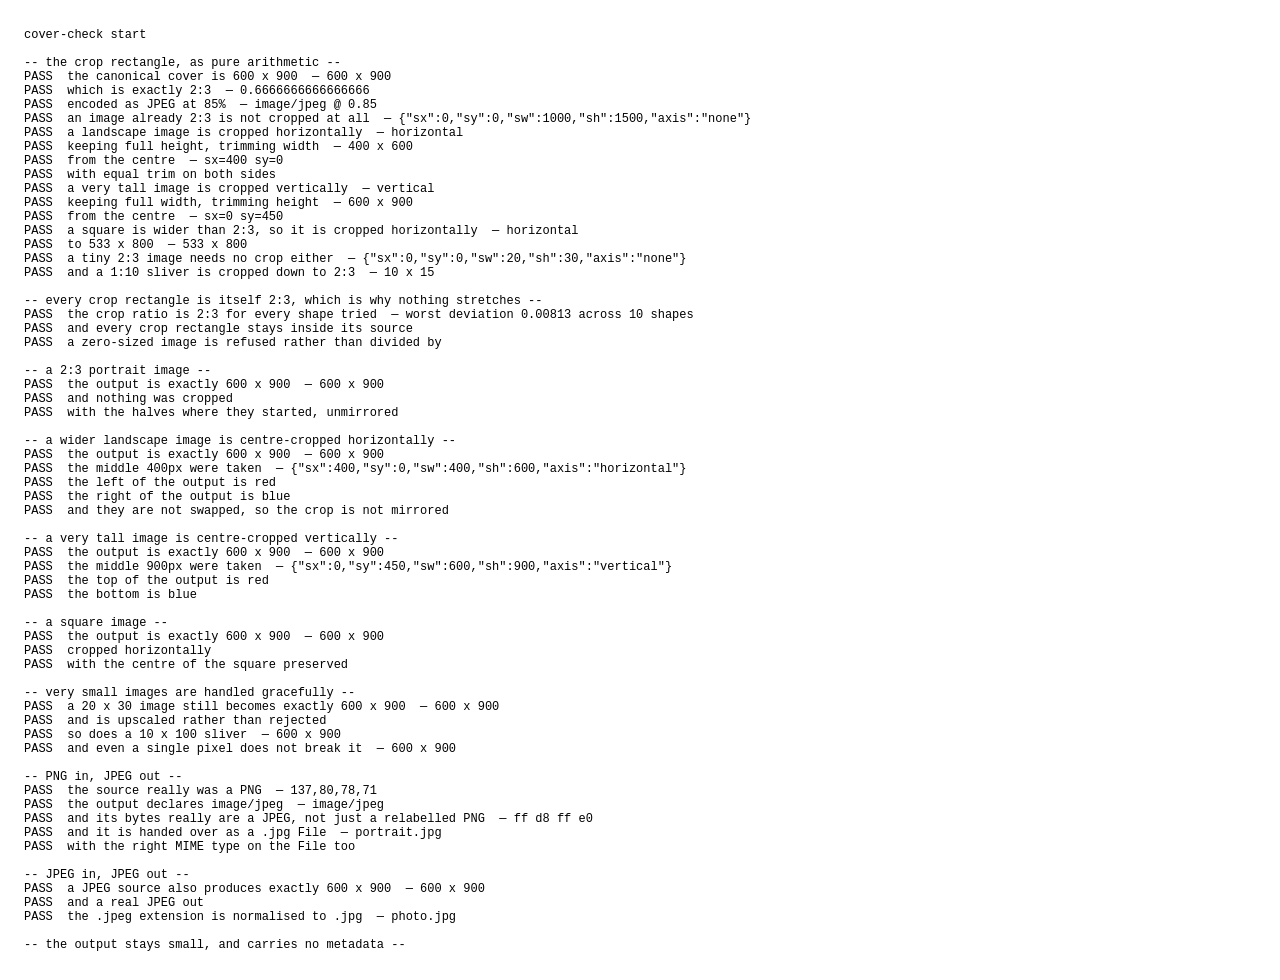
<file: tools/cover-check.html>
<!doctype html><html><head><meta charset="utf-8"><title>cover check</title></head><body>
<pre id="out" style="font:12px monospace;white-space:pre-wrap;padding:1rem"></pre>
<script>
window.__errors = [];
window.addEventListener('error', (e) => window.__errors.push(String(e.message)));
window.addEventListener('unhandledrejection', (e) => window.__errors.push(String(e.reason)));
const realError = console.error.bind(console);
console.error = (...args) => { window.__errors.push(args.map(String).join(' ')); realError(...args); };
</script>
<script type="module">
/**
 * cover-check.html — uploaded covers, cropped and re-encoded for real.
 *
 * Run with tools/run-async.ps1. Real time, because decoding, resampling
 * and JPEG encoding are all genuinely asynchronous.
 *
 * ── IT LOOKS AT PIXELS, NOT RETURN VALUES ─────────────────────────
 * A function that claims to have produced a 600x900 JPEG is not
 * evidence. So every processing test decodes the blob the code actually
 * produced and measures it: dimensions from the decoded bitmap, format
 * from the file's magic bytes, and the crop itself from sampled pixel
 * colours. Sources are built with deliberate red/blue halves so that a
 * centre crop, a mirrored crop and a stretched crop all look different.
 */

const out = document.getElementById('out');
const lines = [];
const say = (s) => { lines.push(s); out.textContent += s + '\n'; };
let fails = 0;
let checks = 0;
const ok = (cond, label, extra = '') => {
  checks += 1;
  if (!cond) fails += 1;
  say(`${cond ? 'PASS' : 'FAIL'}  ${label}${extra ? '  — ' + extra : ''}`);
};
const scenario = (name) => say(`\n-- ${name} --`);

function finish() {
  const report = lines.join('\n');
  const sink = new URLSearchParams(location.search).get('sink');
  if (!sink) return;
  const blob = new Blob([report], { type: 'text/plain' });
  if (!navigator.sendBeacon(sink, blob)) {
    fetch(sink, { method: 'POST', mode: 'no-cors', body: report, keepalive: true }).catch(() => {});
  }
}

/* ─────────────────────────────── helpers ────────────────────────── */

const tick = () => new Promise((r) => setTimeout(r, 0));
const frame = () => new Promise((r) => requestAnimationFrame(() => r()));
const sleep = (ms) => new Promise((r) => setTimeout(r, ms));

async function waitFor(predicate, { timeout = 20000, label = 'condition' } = {}) {
  const started = performance.now();
  for (;;) {
    let value;
    try { value = predicate(); } catch { value = null; }
    if (value) return value;
    if (performance.now() - started > timeout) throw new Error(`timed out waiting for ${label}`);
    await sleep(25);
  }
}

async function rejects(fn) {
  try { await fn(); return { threw: false, name: '', message: '' }; }
  catch (error) {
    return { threw: true, name: error?.name ?? '', message: error?.message ?? String(error) };
  }
}

/** Build a source image of an exact size, with a pattern we can recognise. */
function makeSource(width, height, draw, { type = 'image/png', quality } = {}) {
  const canvas = document.createElement('canvas');
  canvas.width = width;
  canvas.height = height;
  const ctx = canvas.getContext('2d');
  ctx.fillStyle = '#ffffff';
  ctx.fillRect(0, 0, width, height);
  draw(ctx, width, height);
  return new Promise((resolve, reject) => {
    canvas.toBlob(
      (blob) => {
        canvas.width = 0; canvas.height = 0;
        blob ? resolve(blob) : reject(new Error('could not build the source image'));
      },
      type,
      quality,
    );
  });
}

/** Left half red, right half blue. Reveals a horizontal crop exactly. */
const splitVertically = (ctx, w, h) => {
  ctx.fillStyle = '#ff0000'; ctx.fillRect(0, 0, w / 2, h);
  ctx.fillStyle = '#0000ff'; ctx.fillRect(w / 2, 0, w / 2, h);
};

/** Top half red, bottom half blue. Reveals a vertical crop exactly. */
const splitHorizontally = (ctx, w, h) => {
  ctx.fillStyle = '#ff0000'; ctx.fillRect(0, 0, w, h / 2);
  ctx.fillStyle = '#0000ff'; ctx.fillRect(0, h / 2, w, h / 2);
};

/** Decode a blob and expose its pixels for measurement. */
async function inspect(blob) {
  const bitmap = await createImageBitmap(blob);
  const canvas = document.createElement('canvas');
  canvas.width = bitmap.width;
  canvas.height = bitmap.height;
  const ctx = canvas.getContext('2d', { willReadFrequently: true });
  ctx.drawImage(bitmap, 0, 0);
  const data = ctx.getImageData(0, 0, bitmap.width, bitmap.height).data;
  const { width, height } = bitmap;
  bitmap.close?.();
  canvas.width = 0; canvas.height = 0;

  const at = (x, y) => {
    const i = ((y * width) + x) * 4;
    return [data[i], data[i + 1], data[i + 2]];
  };
  // JPEG is lossy, so colour tests ask "which channel dominates" rather
  // than for exact values.
  const isRed = (x, y) => { const [r, g, b] = at(x, y); return r > 170 && g < 95 && b < 95; };
  const isBlue = (x, y) => { const [r, g, b] = at(x, y); return b > 170 && r < 95 && g < 95; };
  return { width, height, at, isRed, isBlue };
}

/** The first bytes of a file, to identify the real format. */
async function magic(blob, count = 4) {
  return Array.from(new Uint8Array(await blob.slice(0, count).arrayBuffer()));
}

/** Does this JPEG carry an EXIF block? */
async function hasExif(blob) {
  const bytes = new Uint8Array(await blob.slice(0, 4096).arrayBuffer());
  const needle = [0x45, 0x78, 0x69, 0x66]; // "Exif"
  outer: for (let i = 0; i <= bytes.length - 4; i += 1) {
    for (let j = 0; j < 4; j += 1) if (bytes[i + j] !== needle[j]) continue outer;
    return true;
  }
  return false;
}

/** Length of the red run along a row, and down a column. For distortion. */
function redRunAcross(img, y) {
  let count = 0;
  for (let x = 0; x < img.width; x += 1) if (img.isRed(x, y)) count += 1;
  return count;
}
function redRunDown(img, x) {
  let count = 0;
  for (let y = 0; y < img.height; y += 1) if (img.isRed(x, y)) count += 1;
  return count;
}

say('cover-check start');

let M;
try {
  M = {
    image: await import('/src/utils/image.js'),
    policy: await import('/src/data/cover-policy.js'),
    adapter: await import('/src/storage/adapter.js'),
    repo: await import('/src/storage/repository.js'),
    store: await import('/src/state/store.js'),
    cache: await import('/src/ui/cover-urls.js'),
    app: await import('/src/ui/app.js'),
    detail: await import('/src/ui/views/book-detail.js'),
    seed: await import('/src/data/seed-books.js'),
    theme: await import('/src/theme/theme-manager.js'),
    portraits: await import('/src/data/portraits.js'),
  };
} catch (error) {
  say('THREW while importing  ' + (error?.stack || error));
  say('1 FAILURE(S)');
  finish();
  throw error;
}

const {
  processCoverImage, coverCrop, ImageProcessingError,
  COVER_WIDTH, COVER_HEIGHT, COVER_MIME, COVER_QUALITY,
} = M.image;

try {
  /* ══════════════════ 1. the cropping maths ════════════════════════ */
  scenario('the crop rectangle, as pure arithmetic');

  ok(COVER_WIDTH === 600 && COVER_HEIGHT === 900,
    'the canonical cover is 600 x 900', `${COVER_WIDTH} x ${COVER_HEIGHT}`);
  ok(Math.abs((COVER_WIDTH / COVER_HEIGHT) - (2 / 3)) < 1e-9,
    'which is exactly 2:3', String(COVER_WIDTH / COVER_HEIGHT));
  ok(COVER_MIME === 'image/jpeg' && COVER_QUALITY === 0.85,
    'encoded as JPEG at 85%', `${COVER_MIME} @ ${COVER_QUALITY}`);

  const already = coverCrop(1000, 1500);
  ok(already.axis === 'none' && already.sx === 0 && already.sy === 0
    && already.sw === 1000 && already.sh === 1500,
    'an image already 2:3 is not cropped at all', JSON.stringify(already));

  const wide = coverCrop(1200, 600);
  ok(wide.axis === 'horizontal', 'a landscape image is cropped horizontally', wide.axis);
  ok(wide.sh === 600 && wide.sw === 400, 'keeping full height, trimming width',
    `${wide.sw} x ${wide.sh}`);
  ok(wide.sx === 400 && wide.sy === 0, 'from the centre', `sx=${wide.sx} sy=${wide.sy}`);
  ok(wide.sx + wide.sw === 1200 - wide.sx, 'with equal trim on both sides');

  const tall = coverCrop(600, 1800);
  ok(tall.axis === 'vertical', 'a very tall image is cropped vertically', tall.axis);
  ok(tall.sw === 600 && tall.sh === 900, 'keeping full width, trimming height',
    `${tall.sw} x ${tall.sh}`);
  ok(tall.sy === 450 && tall.sx === 0, 'from the centre', `sx=${tall.sx} sy=${tall.sy}`);

  const square = coverCrop(800, 800);
  ok(square.axis === 'horizontal',
    'a square is wider than 2:3, so it is cropped horizontally', square.axis);
  ok(square.sh === 800 && square.sw === 533, 'to 533 x 800', `${square.sw} x ${square.sh}`);

  const smallCrop = coverCrop(20, 30);
  ok(smallCrop.axis === 'none', 'a tiny 2:3 image needs no crop either',
    JSON.stringify(smallCrop));
  const narrow = coverCrop(10, 100);
  ok(narrow.axis === 'vertical' && narrow.sw === 10 && narrow.sh === 15,
    'and a 1:10 sliver is cropped down to 2:3', `${narrow.sw} x ${narrow.sh}`);

  scenario('every crop rectangle is itself 2:3, which is why nothing stretches');

  const shapes = [[1000, 1500], [1200, 600], [600, 1800], [800, 800], [20, 30], [10, 100],
    [4032, 3024], [1080, 1920], [3000, 1000], [37, 41]];
  let worst = 0;
  for (const [w, h] of shapes) {
    const c = coverCrop(w, h);
    const ratio = c.sw / c.sh;
    worst = Math.max(worst, Math.abs(ratio - (2 / 3)));
  }
  // Rounding to whole pixels is the only source of error, and it is
  // largest on the tiniest images.
  ok(worst < 0.05, 'the crop ratio is 2:3 for every shape tried',
    `worst deviation ${worst.toFixed(5)} across ${shapes.length} shapes`);

  for (const [w, h] of shapes) {
    const c = coverCrop(w, h);
    if (c.sx < 0 || c.sy < 0 || c.sx + c.sw > w || c.sy + c.sh > h) {
      ok(false, `the crop for ${w}x${h} stays inside the source`, JSON.stringify(c));
    }
  }
  ok(true, 'and every crop rectangle stays inside its source');

  ok((await rejects(async () => coverCrop(0, 100))).threw,
    'a zero-sized image is refused rather than divided by');

  /* ══════════════════ 2. real images, measured ═════════════════════ */
  scenario('a 2:3 portrait image');

  const portraitSrc = await makeSource(600, 900, splitHorizontally);
  const portrait = await processCoverImage(portraitSrc, { name: 'portrait.png' });
  const portraitOut = await inspect(portrait.blob);
  ok(portraitOut.width === 600 && portraitOut.height === 900,
    'the output is exactly 600 x 900', `${portraitOut.width} x ${portraitOut.height}`);
  ok(portrait.crop.axis === 'none', 'and nothing was cropped');
  ok(portraitOut.isRed(300, 200) && portraitOut.isBlue(300, 700),
    'with the halves where they started, unmirrored');

  scenario('a wider landscape image is centre-cropped horizontally');

  // 1200x600, red left half / blue right half. The 2:3 crop is the
  // middle 400px, so the output must be half red, half blue.
  const landscapeSrc = await makeSource(1200, 600, splitVertically);
  const landscape = await processCoverImage(landscapeSrc, { name: 'landscape.png' });
  const landscapeOut = await inspect(landscape.blob);
  ok(landscapeOut.width === 600 && landscapeOut.height === 900,
    'the output is exactly 600 x 900', `${landscapeOut.width} x ${landscapeOut.height}`);
  ok(landscape.crop.axis === 'horizontal' && landscape.crop.sw === 400,
    'the middle 400px were taken', JSON.stringify(landscape.crop));
  ok(landscapeOut.isRed(150, 450), 'the left of the output is red');
  ok(landscapeOut.isBlue(450, 450), 'the right of the output is blue');
  ok(!landscapeOut.isBlue(150, 450) && !landscapeOut.isRed(450, 450),
    'and they are not swapped, so the crop is not mirrored');

  scenario('a very tall image is centre-cropped vertically');

  const tallSrc = await makeSource(600, 1800, splitHorizontally);
  const tallOut0 = await processCoverImage(tallSrc, { name: 'tall.png' });
  const tallOut = await inspect(tallOut0.blob);
  ok(tallOut.width === 600 && tallOut.height === 900,
    'the output is exactly 600 x 900', `${tallOut.width} x ${tallOut.height}`);
  ok(tallOut0.crop.axis === 'vertical' && tallOut0.crop.sh === 900,
    'the middle 900px were taken', JSON.stringify(tallOut0.crop));
  ok(tallOut.isRed(300, 225), 'the top of the output is red');
  ok(tallOut.isBlue(300, 675), 'the bottom is blue');

  scenario('a square image');

  const squareSrc = await makeSource(800, 800, splitVertically);
  const squareRes = await processCoverImage(squareSrc, { name: 'square.png' });
  const squareOut = await inspect(squareRes.blob);
  ok(squareOut.width === 600 && squareOut.height === 900,
    'the output is exactly 600 x 900', `${squareOut.width} x ${squareOut.height}`);
  ok(squareRes.crop.axis === 'horizontal', 'cropped horizontally');
  ok(squareOut.isRed(150, 450) && squareOut.isBlue(450, 450),
    'with the centre of the square preserved');

  scenario('very small images are handled gracefully');

  const smallSrc = await makeSource(20, 30, splitHorizontally);
  const small = await processCoverImage(smallSrc, { name: 'small.png' });
  const smallOut = await inspect(small.blob);
  ok(smallOut.width === 600 && smallOut.height === 900,
    'a 20 x 30 image still becomes exactly 600 x 900',
    `${smallOut.width} x ${smallOut.height}`);
  ok(smallOut.isRed(300, 200) && smallOut.isBlue(300, 700),
    'and is upscaled rather than rejected');

  const sliverSrc = await makeSource(10, 100, splitHorizontally);
  const sliver = await processCoverImage(sliverSrc, { name: 'sliver.png' });
  const sliverOut = await inspect(sliver.blob);
  ok(sliverOut.width === 600 && sliverOut.height === 900,
    'so does a 10 x 100 sliver', `${sliverOut.width} x ${sliverOut.height}`);

  const onePixel = await makeSource(1, 1, (ctx) => { ctx.fillStyle = '#ff0000'; ctx.fillRect(0, 0, 1, 1); });
  const onePixelOut = await inspect((await processCoverImage(onePixel)).blob);
  ok(onePixelOut.width === 600 && onePixelOut.height === 900,
    'and even a single pixel does not break it',
    `${onePixelOut.width} x ${onePixelOut.height}`);

  /* ══════════════════ 3. format and quality ════════════════════════ */
  scenario('PNG in, JPEG out');

  const pngMagic = await magic(portraitSrc);
  ok(pngMagic[0] === 0x89 && pngMagic[1] === 0x50,
    'the source really was a PNG', pngMagic.join(','));
  ok(portrait.type === COVER_MIME && portrait.blob.type === 'image/jpeg',
    'the output declares image/jpeg', portrait.blob.type);
  const jpegMagic = await magic(portrait.blob);
  ok(jpegMagic[0] === 0xFF && jpegMagic[1] === 0xD8 && jpegMagic[2] === 0xFF,
    'and its bytes really are a JPEG, not just a relabelled PNG',
    jpegMagic.map((b) => b.toString(16)).join(' '));
  ok(portrait.file instanceof File && /\.jpg$/.test(portrait.file.name),
    'and it is handed over as a .jpg File', portrait.file?.name);
  ok(portrait.file.type === 'image/jpeg', 'with the right MIME type on the File too');

  scenario('JPEG in, JPEG out');

  const jpegSrc = await makeSource(1400, 700, splitVertically, { type: 'image/jpeg', quality: 0.9 });
  const fromJpeg = await processCoverImage(jpegSrc, { name: 'photo.jpeg' });
  const fromJpegOut = await inspect(fromJpeg.blob);
  ok(fromJpegOut.width === 600 && fromJpegOut.height === 900,
    'a JPEG source also produces exactly 600 x 900',
    `${fromJpegOut.width} x ${fromJpegOut.height}`);
  ok((await magic(fromJpeg.blob))[0] === 0xFF, 'and a real JPEG out');
  ok(/\.jpg$/.test(fromJpeg.file.name),
    'the .jpeg extension is normalised to .jpg', fromJpeg.file.name);

  scenario('the output stays small, and carries no metadata');

  // A photograph, at phone-camera dimensions: smooth gradients and soft
  // shapes. This is the case that actually matters, because it is what
  // she would really be picking off her camera roll.
  const photo = await makeSource(3000, 2000, (ctx, w, h) => {
    const sky = ctx.createLinearGradient(0, 0, w * 0.3, h);
    sky.addColorStop(0, '#2b4a6f');
    sky.addColorStop(0.55, '#d9a05b');
    sky.addColorStop(1, '#1b2a36');
    ctx.fillStyle = sky;
    ctx.fillRect(0, 0, w, h);
    for (let i = 0; i < 30; i += 1) {
      const cx = ((i * 431) % w);
      const cy = ((i * 277) % h);
      const r = 80 + ((i * 53) % 320);
      const blob = ctx.createRadialGradient(cx, cy, 0, cx, cy, r);
      blob.addColorStop(0, `rgba(255,255,255,${0.05 + ((i % 5) * 0.03)})`);
      blob.addColorStop(1, 'rgba(0,0,0,0)');
      ctx.fillStyle = blob;
      ctx.beginPath();
      ctx.arc(cx, cy, r, 0, Math.PI * 2);
      ctx.fill();
    }
  }, { type: 'image/jpeg', quality: 0.92 });

  const fromPhoto = await processCoverImage(photo, { name: 'IMG_2043.JPG' });
  ok(fromPhoto.bytes < photo.size / 2,
    'a real photograph comes out far smaller than it went in',
    `${(photo.size / 1024).toFixed(0)} KB -> ${(fromPhoto.bytes / 1024).toFixed(0)} KB`);
  ok(fromPhoto.bytes < 300 * 1024, 'and is a reasonable size for a cover',
    `${(fromPhoto.bytes / 1024).toFixed(0)} KB`);
  ok(fromPhoto.source.width === 3000 && fromPhoto.source.height === 2000,
    'the result reports the source dimensions it worked from',
    `${fromPhoto.source.width} x ${fromPhoto.source.height}`);
  ok(await hasExif(fromPhoto.blob) === false,
    'the canvas re-encode leaves no EXIF block behind');

  // Pure high-frequency noise is the one thing JPEG is worse at than
  // PNG, so it is asserted as BOUNDED rather than as always shrinking.
  // Claiming "always smaller" would be claiming something untrue.
  const noisy = await makeSource(1600, 2400, (ctx, w, h) => {
    const img = ctx.createImageData(w, h);
    for (let i = 0; i < img.data.length; i += 4) {
      img.data[i] = (i * 7) & 0xFF;
      img.data[i + 1] = (i * 13) & 0xFF;
      img.data[i + 2] = (i * 29) & 0xFF;
      img.data[i + 3] = 255;
    }
    ctx.putImageData(img, 0, 0);
  });
  const fromNoisy = await processCoverImage(noisy, { name: 'noise.png' });
  ok(fromNoisy.bytes < 400 * 1024,
    'and even pure noise, which JPEG hates, stays bounded',
    `${(noisy.size / 1024).toFixed(0)} KB -> ${(fromNoisy.bytes / 1024).toFixed(0)} KB`);

  scenario('nothing is stretched');

  // A 300x300 red square centred in a 1200x600 landscape. The crop and
  // the scale are uniform, so it must still measure square afterwards.
  const squareInWide = await makeSource(1200, 600, (ctx, w, h) => {
    ctx.fillStyle = '#ffffff'; ctx.fillRect(0, 0, w, h);
    ctx.fillStyle = '#ff0000'; ctx.fillRect((w - 300) / 2, (h - 300) / 2, 300, 300);
  });
  const geo = await inspect((await processCoverImage(squareInWide)).blob);
  const runAcross = redRunAcross(geo, 450);
  const runDown = redRunDown(geo, 300);
  ok(runAcross > 400 && runDown > 400, 'the test square survived the crop',
    `${runAcross} x ${runDown}`);
  ok(Math.abs(runAcross - runDown) <= 6,
    'and is still square, so the scale was uniform on both axes',
    `${runAcross} wide vs ${runDown} tall`);

  const expected = Math.round(300 * (600 / 400));
  ok(Math.abs(runAcross - expected) <= 8,
    'at exactly the size uniform scaling predicts',
    `measured ${runAcross}, predicted ${expected}`);

  /* ══════════════════ 4. refusing what it cannot do ════════════════ */
  scenario('bad input is refused, cleanly');

  const notImage = await rejects(() => processCoverImage(
    new File(['this is text, not a picture'], 'notes.txt', { type: 'text/plain' }),
  ));
  ok(notImage.threw && notImage.name === 'ImageProcessingError',
    'a text file is refused', notImage.message);

  const brokenImage = await rejects(() => processCoverImage(
    new File([new Uint8Array([0x89, 0x50, 0x4E, 0x47, 1, 2, 3, 4])], 'broken.png', { type: 'image/png' }),
  ));
  ok(brokenImage.threw && brokenImage.name === 'ImageProcessingError',
    'a truncated image is refused', brokenImage.message);

  const notAFile = await rejects(() => processCoverImage(null));
  ok(notAFile.threw, 'and so is nothing at all', notAFile.message);

  /* ══════════════════ 5. cover-policy precedence ═══════════════════ */
  scenario('the cover-policy decision order is unchanged');

  const { resolveCover, COVER_SOURCE, COVER_STATUS } = M.policy;
  const plain = { coverUrl: '', coverId: '', coverSource: '' };
  ok(resolveCover(plain).source === COVER_SOURCE.GENERATED
    && resolveCover(plain).status === COVER_STATUS.FALLBACK,
    'nothing at all falls back to the drawn cover');
  ok(resolveCover({ ...plain, coverUrl: 'https://covers/x.jpg' }).source === COVER_SOURCE.OPENLIBRARY,
    'a shipped URL reads as Open Library');
  ok(resolveCover(plain, { override: { url: 'https://example.com/m.jpg', source: 'manual' } }).source
    === COVER_SOURCE.MANUAL, 'a pasted URL override beats the book record');
  ok(resolveCover({ ...plain, coverUrl: 'https://covers/x.jpg' },
    { override: { fileId: 'fl_1' }, objectUrl: 'blob:z' }).source === COVER_SOURCE.UPLOAD,
    'and an upload beats everything');
  ok(resolveCover({ ...plain, coverId: 'fl_2' }, { objectUrl: 'blob:y' }).url === 'blob:y',
    'an uploaded cover resolves to its object URL');

  /* ══════════════════ 6. through the real drawer ═══════════════════ */
  scenario('uploading through the book page');

  const html = await (await fetch('/index.html')).text();
  const doc = new DOMParser().parseFromString(html, 'text/html');
  for (const l of doc.querySelectorAll('link[rel="stylesheet"]')) {
    const copy = l.cloneNode();
    copy.setAttribute('href', new URL(l.getAttribute('href'), location.origin).pathname);
    document.head.append(copy);
  }
  document.body.insertAdjacentHTML('beforeend', `<div id="shell">${doc.body.innerHTML}</div>`);
  document.querySelectorAll('#shell script').forEach((s) => s.remove());
  document.getElementById('welcome')?.remove();
  document.querySelector('#shell #landing')?.remove();
  document.getElementById('app').hidden = false;

  await M.portraits.loadPortraits();
  const repo = M.repo.createRepository(M.adapter.createMemoryAdapter());
  await repo.init({ seedBooks: M.seed.SEED_BOOKS, seedVersion: M.seed.SEED_VERSION });
  const prefs = { ...M.store.DEFAULT_PREFS };
  M.theme.applyPreferences(prefs);
  const store = M.store.createStore({ prefs, ready: true });
  const cache = M.cache.createCoverCache(repo);
  const ctx = { repo, store, cache };
  const app = M.app.createApp(ctx);
  app.render();
  await tick();

  const book = repo.all()[0];
  const fileCount = async () => (await repo.snapshot()).files.length;

  /**
   * Opening a book closes the previous drawer, which then sits in the
   * DOM for its exit animation. A document-wide querySelector can
   * therefore hand back the OLD drawer's controls — whose handlers are
   * still bound, so an upload driven through them updates the library
   * while the drawer actually on screen never re-renders. Everything
   * below is scoped to the live drawer for that reason.
   */
  const liveDrawer = () => document.querySelector('#drawer-root .drawer:not(.is-closing)');
  const inDrawer = (selector) => liveDrawer()?.querySelector(selector) ?? null;

  /** Answer the drawer's hidden file input with a chosen File. */
  async function uploadCover(target, file) {
    M.detail.openBookDetail(ctx, target.id);
    const input = await waitFor(() => inDrawer('[data-cover-input]'), { label: 'the cover input' });
    Object.defineProperty(input, 'files', { value: [file], configurable: true });
    input.dispatchEvent(new Event('change', { bubbles: true }));
    return input;
  }

  ok(!book.coverId, 'the book starts with no uploaded cover', book.coverId || '(none)');
  ok(await fileCount() === 0, 'and storage is empty', `${await fileCount()}`);

  const firstUpload = await makeSource(1200, 600, splitVertically);
  const firstInput = await uploadCover(
    book, new File([firstUpload], 'from-my-phone.png', { type: 'image/png' }),
  );

  // setBusy runs synchronously before the first await, so the control is
  // already showing its processing state at this point.
  ok(firstInput.disabled === true, 'the control disables itself while preparing');
  const busyLabel = inDrawer('[data-cover-label]');
  ok(/Preparing/i.test(busyLabel?.textContent ?? ''),
    'and says so', (busyLabel?.textContent ?? '').trim());
  ok(firstInput.closest('.filedrop')?.classList.contains('is-busy'),
    'with the drop zone marked busy');

  await waitFor(() => repo.get(book.id)?.coverId, { label: 'the cover to be stored' });
  const stored = repo.get(book.id);
  ok(Boolean(stored.coverId), 'the cover was stored', stored.coverId);
  ok(await fileCount() === 1, 'as exactly one blob', `${await fileCount()}`);

  const storedFile = await repo.getFile(stored.coverId);
  ok(storedFile?.type === 'image/jpeg',
    'the stored blob is a JPEG, not the original PNG', storedFile?.type);
  ok(/\.jpg$/.test(storedFile?.name ?? ''), 'named .jpg', storedFile?.name);
  const storedOut = await inspect(storedFile.blob);
  ok(storedOut.width === 600 && storedOut.height === 900,
    'and what actually reached storage is 600 x 900',
    `${storedOut.width} x ${storedOut.height}`);
  ok(storedOut.isRed(150, 450) && storedOut.isBlue(450, 450),
    'centre-cropped, exactly as the utility does it');
  ok(storedFile.blob.size < firstUpload.size,
    'and smaller than the file she picked',
    `${(firstUpload.size / 1024).toFixed(0)} KB -> ${(storedFile.blob.size / 1024).toFixed(0)} KB`);

  scenario('replacing a cover leaves no orphan behind');

  const oldCoverId = stored.coverId;
  const replacement = await makeSource(600, 1800, splitHorizontally);
  await uploadCover(repo.get(book.id), new File([replacement], 'second.png', { type: 'image/png' }));
  await waitFor(() => repo.get(book.id)?.coverId !== oldCoverId,
    { label: 'the cover to be replaced' });

  const replaced = repo.get(book.id);
  ok(replaced.coverId !== oldCoverId, 'the book points at a new blob', replaced.coverId);
  ok(await fileCount() === 1, 'and storage still holds exactly one file, not two',
    `${await fileCount()}`);
  ok(await repo.getFile(oldCoverId) === undefined,
    'the superseded blob is gone rather than orphaned');
  const replacedOut = await inspect((await repo.getFile(replaced.coverId)).blob);
  ok(replacedOut.width === 600 && replacedOut.height === 900, 'the new cover is 600 x 900');
  ok(replacedOut.isRed(300, 225) && replacedOut.isBlue(300, 675),
    'and was cropped vertically, as a tall source should be');

  scenario('a failed upload leaves the existing cover exactly as it was');

  const keptId = replaced.coverId;
  const keptBytes = (await repo.getFile(keptId)).blob.size;
  const filesBefore = await fileCount();

  const badInput = await uploadCover(
    repo.get(book.id),
    new File(['not a picture at all'], 'sneaky.png', { type: 'image/png' }),
  );
  await waitFor(() => badInput.disabled === false, { label: 'the failure to settle' });
  await sleep(200);

  const after = repo.get(book.id);
  ok(after.coverId === keptId, 'the book still points at the old cover', after.coverId);
  ok((await repo.getFile(keptId))?.blob?.size === keptBytes,
    'whose bytes are untouched', `${keptBytes}`);
  ok(await fileCount() === filesBefore,
    'and no partial or original blob was written',
    `${await fileCount()} vs ${filesBefore}`);
  ok(badInput.disabled === false && !badInput.closest('.filedrop')?.classList.contains('is-busy'),
    'the control is usable again rather than stuck preparing');
  ok(M.policy.resolveCover(after, cache.forBook(after)).source === 'upload',
    'and the cover still resolves as her upload');

  scenario('removing a custom cover falls back correctly');

  await repo.removeFile(book.id, keptId);
  const bare = repo.get(book.id);
  ok(!bare.coverId, 'the reference is cleared', bare.coverId || '(none)');
  ok(await fileCount() === 0, 'the blob is gone', `${await fileCount()}`);
  const fallback = M.policy.resolveCover(bare, cache.forBook(bare));
  ok(fallback.source === (bare.coverUrl ? 'openlibrary' : 'generated'),
    'and the book falls back down the policy order',
    `${fallback.source} / ${fallback.status}`);

  // A book that shipped with an Open Library photograph must fall back to
  // THAT, not all the way to the drawn cover.
  const withUrl = repo.all().find((b) => b.coverUrl);
  if (withUrl) {
    const cover = await makeSource(600, 900, splitHorizontally);
    await uploadCover(withUrl, new File([cover], 'mine.png', { type: 'image/png' }));
    await waitFor(() => repo.get(withUrl.id)?.coverId, { label: 'the upload' });
    const uploadedId = repo.get(withUrl.id).coverId;
    ok(M.policy.resolveCover(repo.get(withUrl.id), cache.forBook(repo.get(withUrl.id))).source === 'upload',
      'her upload wins over the shipped photograph');
    await repo.removeFile(withUrl.id, uploadedId);
    const back = repo.get(withUrl.id);
    ok(M.policy.resolveCover(back, cache.forBook(back)).source === 'openlibrary',
      'and removing it falls back to the shipped photograph, not to the drawn one',
      M.policy.resolveCover(back, cache.forBook(back)).source);
  }

  scenario('existing covers are not reprocessed');

  // A blob already in storage from before this phase, in its original
  // format. Nothing should touch it until she replaces it herself.
  const legacyBook = repo.all()[5];
  const legacyBytes = new Uint8Array(await (await makeSource(400, 400, splitVertically)).arrayBuffer());
  const legacyRecord = await repo.addFile(
    legacyBook.id,
    new File([legacyBytes], 'legacy.png', { type: 'image/png' }),
    'cover',
  );
  const legacyStored = await repo.getFile(legacyRecord.id);
  ok(legacyStored.type === 'image/png',
    'a cover stored the old way keeps its original type', legacyStored.type);
  const legacyOut = await inspect(legacyStored.blob);
  ok(legacyOut.width === 400 && legacyOut.height === 400,
    'and its original dimensions', `${legacyOut.width} x ${legacyOut.height}`);
  ok(M.policy.resolveCover(repo.get(legacyBook.id), cache.forBook(repo.get(legacyBook.id))).source === 'upload',
    'it still displays as her upload');

  /* ══════════════ 7. removing a custom cover, from the UI ═════════ */
  scenario('the Remove custom cover action appears only when there is one');

  const toasts = () => Array.from(document.querySelectorAll('.toast__msg')).map((n) => n.textContent);
  const removeBtn = () => inDrawer('[data-remove-cover]');

  // A book that shipped with an Open Library photograph, so the fallback
  // after removal is something specific rather than the drawn cover.
  const shipped = repo.all().find((b) => b.coverUrl && !b.coverId);
  ok(Boolean(shipped), 'found a book with a shipped photograph', shipped?.title);

  M.detail.openBookDetail(ctx, shipped.id);
  await waitFor(() => inDrawer('[data-cover-input]'), { label: 'the drawer' });
  ok(!removeBtn(), 'a book with no custom cover does not offer removal');
  ok(Boolean(inDrawer('[data-delete-book]')),
    'while the separate delete-the-book control is still there, unchanged');

  const mineSrc = await makeSource(1000, 700, splitVertically);
  await uploadCover(shipped, new File([mineSrc], 'mine.png', { type: 'image/png' }));
  await waitFor(() => repo.get(shipped.id)?.coverId, { label: 'the upload' });
  await waitFor(() => removeBtn(), { label: 'the remove action' });

  const button = removeBtn();
  ok(Boolean(button), 'once a custom cover exists, the action appears');
  ok(/remove custom cover/i.test(button.textContent), 'and says exactly what it removes',
    button.textContent.trim());
  ok(!/delete|book/i.test(button.textContent),
    'without any wording that could be confused with deleting the book');
  ok(button.classList.contains('btn--ghost') && button.classList.contains('btn--sm'),
    'styled as a secondary action next to uploading', button.className);
  ok(Boolean(button.closest('.detail__section')?.querySelector('[data-cover-input]')),
    'and it sits in the same section as the upload control');

  scenario('removing it clears the cover and the blob, and the fallback returns');

  const mineId = repo.get(shipped.id).coverId;
  const filesWithMine = await fileCount();
  ok(M.policy.resolveCover(repo.get(shipped.id), cache.forBook(repo.get(shipped.id))).source === 'upload',
    'the custom cover is what resolves right now');

  button.click();
  await waitFor(() => !repo.get(shipped.id).coverId, { label: 'the cover to clear' });

  const cleared = repo.get(shipped.id);
  ok(!cleared.coverId, 'the book no longer references an uploaded cover');
  ok(await repo.getFile(mineId) === undefined, 'and the blob itself is gone, not orphaned');
  ok(await fileCount() === filesWithMine - 1, 'storage is one file lighter',
    `${await fileCount()} vs ${filesWithMine}`);

  const back = M.policy.resolveCover(cleared, cache.forBook(cleared));
  ok(back.source === 'openlibrary',
    'and the shipped photograph is what resolves again, per the policy order',
    `${back.source} / ${back.status}`);
  ok(cleared.coverUrl && back.url === cleared.coverUrl,
    'pointing at the original URL', back.url?.slice(0, 48));

  await waitFor(() => !removeBtn(), { label: 'the action to disappear' });
  ok(!removeBtn(), 'the remove action removes itself, having nothing left to remove');
  const label = inDrawer('[data-cover-label]');
  ok(/use your own cover image/i.test(label?.textContent ?? ''),
    'and the upload control goes back to offering a first cover',
    (label?.textContent ?? '').trim());
  const shownImg = inDrawer('.detail__cover img.book__photo');
  ok(Boolean(shownImg) && shownImg.getAttribute('src') === cleared.coverUrl,
    'the drawer is already showing the fallback, with no page reload');

  scenario('a failed removal keeps the cover and says so');

  const doomedSrc = await makeSource(800, 1200, splitHorizontally);
  await uploadCover(repo.get(shipped.id), new File([doomedSrc], 'again.png', { type: 'image/png' }));
  await waitFor(() => repo.get(shipped.id)?.coverId, { label: 'the second upload' });
  await waitFor(() => removeBtn(), { label: 'the remove action' });

  const keptCoverId = repo.get(shipped.id).coverId;
  const keptSize = (await repo.getFile(keptCoverId)).blob.size;
  const filesBeforeFailure = await fileCount();

  const realRemoveFile = repo.removeFile.bind(repo);
  repo.removeFile = async () => { throw new Error('storage refused'); };

  const failing = removeBtn();
  failing.click();
  await waitFor(() => toasts().some((t) => /could not be removed|storage refused/i.test(t)),
    { label: 'the error' });
  repo.removeFile = realRemoveFile;

  const survived = repo.get(shipped.id);
  ok(survived.coverId === keptCoverId, 'the book still points at its custom cover',
    survived.coverId);
  ok((await repo.getFile(keptCoverId))?.blob?.size === keptSize,
    'whose blob is untouched', `${keptSize} bytes`);
  ok(await fileCount() === filesBeforeFailure, 'and nothing was deleted',
    `${await fileCount()} vs ${filesBeforeFailure}`);
  ok(M.policy.resolveCover(survived, cache.forBook(survived)).source === 'upload',
    'it still resolves as her upload');
  ok(toasts().some((t) => /could not be removed|storage refused/i.test(t)),
    'the failure was reported rather than passed off as success',
    toasts().slice(-1)[0]);
  await waitFor(() => removeBtn() && removeBtn().disabled === false,
    { label: 'the button to recover' });
  ok(removeBtn().disabled === false && /remove custom cover/i.test(removeBtn().textContent),
    'and the button is usable again rather than stuck on "Removing…"',
    removeBtn().textContent.trim());

  scenario('upload, replace, remove, re-add: never an orphan');

  const baseline = await fileCount();
  const cycleBook = repo.all().find((b) => !b.coverId && b.id !== shipped.id);
  const counts = [];

  for (const [w, h] of [[900, 600], [600, 1500], [500, 500]]) {
    const src = await makeSource(w, h, splitVertically);
    const before = repo.get(cycleBook.id).coverId;
    await uploadCover(repo.get(cycleBook.id), new File([src], `c${w}.png`, { type: 'image/png' }));
    await waitFor(() => repo.get(cycleBook.id).coverId && repo.get(cycleBook.id).coverId !== before,
      { label: `the ${w}x${h} upload` });
    counts.push(await fileCount());
  }
  ok(counts.every((c) => c === baseline + 1),
    'three uploads in a row leave exactly one cover file, never three',
    counts.join(', '));

  await waitFor(() => removeBtn(), { label: 'the remove action' });
  const lastId = repo.get(cycleBook.id).coverId;
  removeBtn().click();
  await waitFor(() => !repo.get(cycleBook.id).coverId, { label: 'the removal' });
  ok(await fileCount() === baseline, 'removing it returns storage to where it started',
    `${await fileCount()} vs ${baseline}`);
  ok(await repo.getFile(lastId) === undefined, 'with the last blob gone too');

  const againSrc = await makeSource(700, 1100, splitHorizontally);
  await uploadCover(repo.get(cycleBook.id), new File([againSrc], 'again.png', { type: 'image/png' }));
  await waitFor(() => repo.get(cycleBook.id).coverId, { label: 'the re-upload' });
  ok(await fileCount() === baseline + 1, 're-adding one afterwards still leaves exactly one',
    `${await fileCount()}`);
  const reAdded = await inspect((await repo.getFile(repo.get(cycleBook.id).coverId)).blob);
  ok(reAdded.width === 600 && reAdded.height === 900,
    'and it went through the same processing as any other',
    `${reAdded.width} x ${reAdded.height}`);

  scenario('an override-style custom cover is removable too');

  // The other door to a custom cover: a fileId on the separate covers
  // store rather than on the book record.
  const overrideBook = repo.all().find((b) => !b.coverId && b.id !== shipped.id && b.id !== cycleBook.id);
  const overrideBlob = await makeSource(600, 900, splitHorizontally);
  const overrideFile = await repo.addFile(
    overrideBook.id, new File([overrideBlob], 'via-override.png', { type: 'image/png' }), 'attachment',
  );
  repo.setCover(overrideBook.id, { fileId: overrideFile.id, source: 'upload' });

  M.detail.openBookDetail(ctx, overrideBook.id);
  await waitFor(() => inDrawer('[data-cover-input]'), { label: 'the drawer' });
  await waitFor(() => removeBtn(), { label: 'the remove action for an override' });
  ok(Boolean(removeBtn()), 'the action appears for an override-backed cover too');

  removeBtn().click();
  await waitFor(() => !repo.getCover(overrideBook.id), { label: 'the override to clear' });
  ok(!repo.getCover(overrideBook.id), 'the override record is gone');
  ok(await repo.getFile(overrideFile.id) === undefined, 'along with its blob');
  ok(M.policy.resolveCover(repo.get(overrideBook.id), cache.forBook(repo.get(overrideBook.id))).source
    !== 'upload', 'and the book no longer resolves as an upload');

  document.querySelectorAll('#drawer-root > *, .scrim').forEach((n) => n.remove());

  /* ════════ 8. the real failing-image path, on a rendered card ════ */
  //
  // Everything above this point tests the cover POLICY: a book with no
  // URL resolves to the drawn cover. That is not the offline case. The
  // offline case is a book that HAS a URL which then fails to load, and
  // it is handled somewhere else entirely — installCoverFallback(), two
  // capture-phase listeners on `document`, installed once at boot.
  //
  // Until now nothing fired an error at a rendered .book__photo, so the
  // behaviour every offline session depends on was never exercised.
  scenario('a rendered OpenLibrary cover that fails to load');

  // A book that still carries its shipped photograph and has not been
  // touched by any scenario above.
  const usedIds = new Set([book.id, shipped.id, cycleBook.id, overrideBook.id, legacyBook.id,
    withUrl?.id].filter(Boolean));
  const remote = repo.all().find((b) => b.coverUrl && !b.coverId && !usedIds.has(b.id));
  ok(Boolean(remote), 'found an untouched book with a shipped cover', remote?.title);

  store.set({ view: 'library' });
  // A bounded wait rather than a bare rAF: if the shelf never rendered,
  // this reports a timeout instead of hanging the whole harness.
  await waitFor(
    () => document.getElementById('view')
      ?.querySelector(`[data-open="${remote.id}"]`)?.closest('.book'),
    { label: 'the shelf to render' },
  );

  // Settle BEFORE taking any references, never after.
  //
  // Two things move in the first second: the card-in entrance animation,
  // and a re-render triggered when the cover cache resolves an uploaded
  // blob (app.js wires cache.onResolved to store.touch). A re-render
  // swaps the contents of #view, so nodes captured beforehand are
  // detached — and an event dispatched at a detached element never
  // reaches the capture listener on `document`, which would make the
  // removal silently not happen while `!isConnected` still passed.
  await sleep(1200);

  const view = document.getElementById('view');
  const card = view.querySelector(`[data-open="${remote.id}"]`)?.closest('.book');
  ok(Boolean(card) && card.isConnected, 'its card is on the shelf');

  const art = card.querySelector('.book__art');
  const cardPhoto = art.querySelector('img.book__photo');
  const drawn = art.querySelector('svg');

  ok(Boolean(cardPhoto), 'the card rendered a real <img> for the remote cover');
  ok(Boolean(drawn), 'with the generated cover already underneath it');
  ok(cardPhoto.getAttribute('src') === remote.coverUrl,
    'and the image points at exactly the resolved OpenLibrary URL',
    cardPhoto.getAttribute('src')?.slice(0, 64));
  ok(/covers\.openlibrary\.org\/b\/id\//.test(cardPhoto.getAttribute('src')),
    'which is the Open Library cover host');
  ok(cardPhoto.getAttribute('src').includes(remote.coverRef),
    'carrying this book’s own cover id', remote.coverRef);
  ok(cardPhoto.getAttribute('src').includes('default=false'),
    'with default=false, so a missing cover 404s instead of returning a grey placeholder');

  // Geometry before, so "no layout shift" is measured rather than assumed.
  // Everything has settled above, so these are stable numbers.
  ok(cardPhoto.isConnected && drawn.isConnected,
    'both layers are still live in the document right before the failure');
  //
  // Measured with offset* rather than getBoundingClientRect(): a rect is
  // viewport-relative, so the card-in entrance transform and any scroll
  // both move it without anything having shifted in the layout. The
  // offset metrics are layout positions, immune to both — which is what
  // "no layout shift" actually means.
  const objectEl = card.querySelector('.book__object');
  const boxBefore = {
    width: objectEl.offsetWidth,
    height: objectEl.offsetHeight,
    top: card.offsetTop,
    left: card.offsetLeft,
  };
  const drawnBefore = { width: drawn.getBoundingClientRect().width };
  ok(boxBefore.width > 0 && boxBefore.height > 0,
    'and the card has real geometry to compare against',
    `${boxBefore.width} x ${boxBefore.height}`);
  const errorsBefore = window.__errors.length;

  // A real image error does not bubble; it is caught in the capture
  // phase. Dispatching it with bubbles:false is therefore the faithful
  // simulation, not a convenience.
  const errorEvent = new Event('error');
  ok(errorEvent.bubbles === false,
    'the dispatched error does not bubble, exactly as a real one does not');
  cardPhoto.dispatchEvent(errorEvent);
  await tick();

  ok(!cardPhoto.isConnected, 'the failed image removed itself from the document');
  ok(art.querySelector('img') === null,
    'leaving no <img> at all, so there is nothing to render a broken-image icon');
  ok(art.querySelector('svg') === drawn && drawn.isConnected,
    'while the generated cover underneath is untouched and still there');

  const drawnAfter = drawn.getBoundingClientRect();
  ok(drawnAfter.width > 0 && drawnAfter.height > 0,
    'and is actually visible, with real dimensions',
    `${Math.round(drawnAfter.width)} x ${Math.round(drawnAfter.height)}`);
  ok(getComputedStyle(drawn).display !== 'none' && getComputedStyle(drawn).visibility !== 'hidden',
    'not merely present but hidden');

  const boxAfter = {
    width: objectEl.offsetWidth,
    height: objectEl.offsetHeight,
    top: card.offsetTop,
    left: card.offsetLeft,
  };
  ok(boxAfter.width === boxBefore.width && boxAfter.height === boxBefore.height,
    'the cover box is exactly the same size: no layout shift',
    `${boxBefore.width}x${boxBefore.height} -> ${boxAfter.width}x${boxAfter.height}`);
  ok(boxAfter.top === boxBefore.top && boxAfter.left === boxBefore.left,
    'and the card sits in exactly the same place in the grid',
    `(${boxBefore.left}, ${boxBefore.top}) -> (${boxAfter.left}, ${boxAfter.top})`);
  ok(Math.abs(drawnAfter.width - drawnBefore.width) < 0.5,
    'and the drawn cover kept its own geometry too');

  ok(window.__errors.length === errorsBefore,
    'the fallback handler introduced no console error of its own',
    window.__errors.slice(errorsBefore).join(' | '));

  scenario('the same failure across every card on the shelf');

  // The handler is delegated at the document, so it must work for a book
  // it has never seen rather than only for the one wired up above.
  const allPhotos = Array.from(view.querySelectorAll('img.book__photo'));
  ok(allPhotos.length > 1, 'the shelf rendered many remote covers',
    `${allPhotos.length} images`);
  const sample = allPhotos.slice(0, 12);
  const sampleArts = sample.map((img) => img.closest('.book__art'));
  const sampleBoxes = sample.map((img) => img.closest('.book__object').getBoundingClientRect());

  for (const img of sample) img.dispatchEvent(new Event('error'));
  await tick();

  ok(sample.every((img) => !img.isConnected),
    'every one of them removed itself', `${sample.length} sampled`);
  ok(sampleArts.every((a) => a.querySelector('img') === null),
    'none of those cards is left holding a broken image');
  ok(sampleArts.every((a) => {
    const svg = a.querySelector('svg');
    return svg && svg.getBoundingClientRect().width > 0;
  }), 'and each still shows its generated cover at a real size');
  ok(sample.every((img, i) => {
    const now = sampleArts[i].closest('.book__object').getBoundingClientRect();
    return Math.abs(now.width - sampleBoxes[i].width) < 0.5
      && Math.abs(now.height - sampleBoxes[i].height) < 0.5;
  }), 'with no card changing size, so the grid did not reflow');
  ok(window.__errors.length === errorsBefore,
    'still no console errors after twelve failures',
    window.__errors.slice(errorsBefore).join(' | '));

  scenario('a cover that loads successfully is shown normally');

  // A real image that really loads, rather than a synthetic load event.
  //
  // The remote covers cannot be used for this: the other ~139 of them
  // are genuinely failing against the network in the background, and the
  // production error handler removes each as it fails — so any card
  // image picked here can vanish mid-assertion. A data: URL cannot fail,
  // which makes the success path deterministic while still going through
  // the same delegated listener on a real rendered card.
  const TINY_PNG = '[data-uri]';

  const host = view.querySelector('.book__art');
  ok(Boolean(host), 'there is a cover slot to load an image into');

  const loader = document.createElement('img');
  loader.className = 'book__photo';
  loader.alt = '';
  const settled = new Promise((resolve) => {
    loader.addEventListener('load', () => setTimeout(resolve, 0), { once: true });
    loader.addEventListener('error', () => setTimeout(resolve, 0), { once: true });
  });
  host.append(loader);

  ok(!loader.classList.contains('is-loaded'), 'it starts unmarked');
  ok(Number(getComputedStyle(loader).opacity) === 0,
    'and transparent until it has decoded', getComputedStyle(loader).opacity);

  loader.src = TINY_PNG;
  await settled;

  ok(loader.isConnected, 'a successful load leaves the image in place');
  ok(loader.classList.contains('is-loaded'),
    'and the handler marks it loaded — from a real load event, not a simulated one');

  // The fade is a 240ms transition, so give it time to finish.
  await sleep(400);
  ok(Number(getComputedStyle(loader).opacity) > 0.9,
    'so the photograph fades in over the generated cover',
    getComputedStyle(loader).opacity);
  ok(host.querySelector('svg'),
    'with the generated cover still behind it, never removed');
  ok(window.__errors.length === errorsBefore,
    'and the success path is silent too',
    window.__errors.slice(errorsBefore).join(' | '));

  loader.remove();

  scenario('the policy order is still exactly as it was');

  // Re-asserted here only to prove these DOM experiments changed nothing
  // about the decision function. The originals above are untouched.
  const probe = { coverUrl: 'https://covers.openlibrary.org/b/id/1-M.jpg', coverId: '', coverSource: '' };
  ok(M.policy.resolveCover(probe).source === 'openlibrary',
    'a remote URL still resolves as openlibrary');
  ok(M.policy.resolveCover({ ...probe, coverId: 'fl_x' }, { objectUrl: 'blob:z' }).source === 'upload',
    'an upload still outranks it');
  ok(M.policy.resolveCover(probe, { override: { url: 'https://example.com/m.jpg', source: 'manual' } }).source
    === 'manual', 'a manual override still sits between them');
  ok(M.policy.resolveCover({ coverUrl: '', coverId: '', coverSource: '' }).source === 'generated',
    'and nothing at all still falls through to the drawn cover');

  ok(window.__errors.length === 0, 'no console errors anywhere',
    window.__errors.slice(0, 4).join(' | '));
} catch (error) {
  fails += 1;
  say('THREW  ' + (error?.stack || error));
}

say('');
say(fails ? `${fails} FAILURE(S) out of ${checks} checks` : `ALL PASS (${checks} checks)`);
finish();
</script></body></html>
</file>
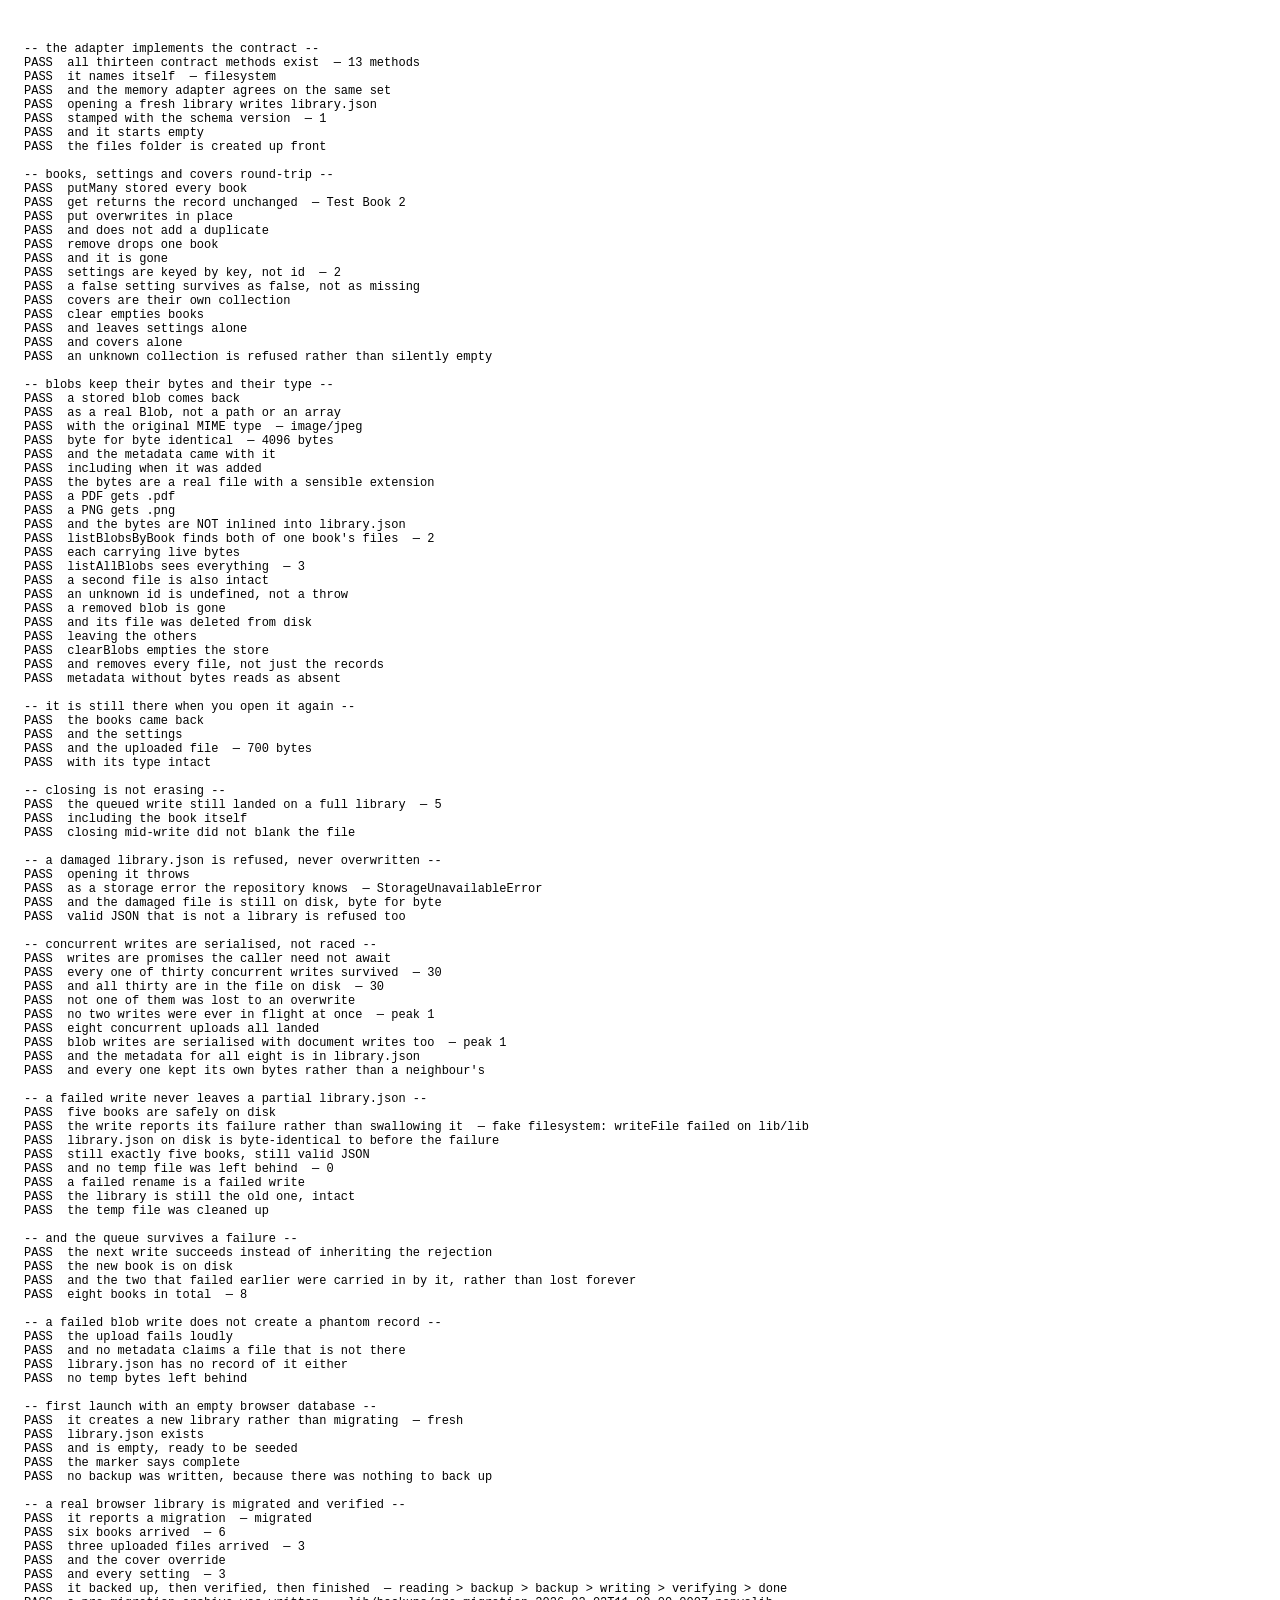
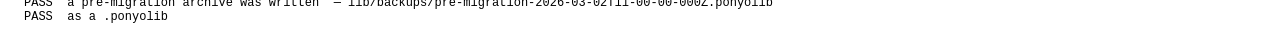
<file: tools/fs-adapter-check.html>
<!doctype html><html><head><meta charset="utf-8"><title>fs adapter check</title></head><body>
<pre id="out" style="font:12px monospace;white-space:pre-wrap;padding:1rem"></pre>
<script>
// Console noise is a failure, same as everywhere else: an exception
// thrown inside an await would otherwise vanish and leave a section
// merely looking short rather than broken.
window.__errors = [];
window.addEventListener('error', (e) => window.__errors.push(String(e.message)));
window.addEventListener('unhandledrejection', (e) => window.__errors.push(String(e.reason)));
const realError = console.error.bind(console);
console.error = (...args) => { window.__errors.push(args.map(String).join(' ')); realError(...args); };
</script>
<script type="module">
/**
 * fs-adapter-check.html — proving the filesystem storage layer.
 *
 * Run it with tools/run-async.ps1. Opening it directly in a browser
 * works too: with no ?sink= it simply renders the report.
 *
 * ── WHY THERE IS A FAKE FILESYSTEM IN HERE ────────────────────────
 * `createFsAdapter` is handed its filesystem rather than importing one,
 * so this harness hands it one it can break on purpose. That is not a
 * stand-in for the code under test — the adapter, the write queue, the
 * atomic-write path and the whole of migrate.js are the real modules.
 * It is a stand-in for the DISK, and it is the only way to ask the
 * questions that actually matter here: what is left on disk when a
 * write fails halfway, and what happens when two saves race.
 *
 * A real filesystem cannot be asked either of those on demand.
 *
 * The fake is deliberately hostile:
 *   - every operation yields to the event loop, so anything that is not
 *     explicitly serialised WILL interleave
 *   - it counts overlapping writes, so "serialised" is measured rather
 *     than assumed
 *   - it can be told to fail one specific operation, once
 *   - it keeps every byte, so a leftover .tmp is visible
 *
 * ── IT CANNOT TOUCH HER LIBRARY ───────────────────────────────────
 * The migration tests need a REAL IndexedDB to migrate from, because
 * migrating from a fake proves nothing about the database her books are
 * actually in. Every database here is named `ponyo-fsmig-<stamp>-<n>`
 * and deleted at the end, and the last scenario asserts that the real
 * `ponyo-library` was neither opened nor created.
 */

import { COLLECTIONS, createMemoryAdapter } from '../src/storage/adapter.js';
import { createIndexedDbAdapter } from '../src/storage/indexeddb-adapter.js';
import { createFsAdapter, FS_SCHEMA, LIBRARY_FILE } from '../src/storage/fs-adapter.js';
import { createStorage, isDesktop } from '../src/storage/platform.js';
import { runMigration, readMigrationState, verifyMigration, MigrationError, MARKER_FILE } from '../src/storage/migrate.js';
import { createRepository } from '../src/storage/repository.js';
import { verifyBackup, readBackup } from '../src/storage/backup.js';
import { makeBook } from '../src/data/models.js';

const out = document.getElementById('out');
const lines = [];
const say = (s) => { lines.push(s); out.textContent += s + '\n'; };
let fails = 0;
let checks = 0;
const ok = (cond, label, extra = '') => {
  checks += 1;
  if (!cond) fails += 1;
  say(`${cond ? 'PASS' : 'FAIL'}  ${label}${extra ? '  — ' + extra : ''}`);
};
const scenario = (name) => say(`\n-- ${name} --`);

function finish() {
  const report = lines.join('\n');
  const sink = new URLSearchParams(location.search).get('sink');
  if (!sink) return;
  const blob = new Blob([report], { type: 'text/plain' });
  if (!navigator.sendBeacon(sink, blob)) {
    fetch(sink, { method: 'POST', mode: 'no-cors', body: report, keepalive: true }).catch(() => {});
  }
}

/* ─────────────────────────────── helpers ────────────────────────── */

const enc = new TextEncoder();
const dec = new TextDecoder();
const bytesOf = async (blob) => new Uint8Array(await blob.arrayBuffer());
const tick = () => new Promise((r) => setTimeout(r, 0));

function sameBytes(a, b) {
  if (!a || !b || a.length !== b.length) return false;
  for (let i = 0; i < a.length; i += 1) if (a[i] !== b[i]) return false;
  return true;
}

/** Deterministic, distinctive bytes so a mix-up between files is visible. */
function pattern(seed, size) {
  const b = new Uint8Array(size);
  for (let i = 0; i < size; i += 1) b[i] = (i * 31 + seed * 97) & 0xFF;
  return b;
}

async function rejects(fn) {
  try {
    await fn();
    return { threw: false, name: '', message: '' };
  } catch (error) {
    return { threw: true, name: error?.name ?? '', message: error?.message ?? String(error) };
  }
}

/* ───────────────────────── the fake filesystem ──────────────────── */

/**
 * Everything is a Uint8Array in a Map keyed by path. Directories are a
 * separate set, because "does this folder exist" is a question the
 * adapter asks and a Map of files cannot answer.
 */
function makeFakeFs() {
  const files = new Map();
  const dirs = new Set(['.', '']);
  const ops = [];
  let writesInFlight = 0;
  let maxWritesInFlight = 0;
  /** @type {null|{op: string, path?: string, contains?: string}} */
  let fault = null;

  const parentsOf = (path) => {
    const parts = path.split('/');
    parts.pop();
    const out = [];
    for (let i = 1; i <= parts.length; i += 1) out.push(parts.slice(0, i).join('/'));
    return out;
  };

  function maybeFail(op, path) {
    if (!fault) return;
    if (fault.op !== op) return;
    if (fault.path && fault.path !== path) return;
    if (fault.contains && !path.includes(fault.contains)) return;
    fault = null; // one-shot
    throw new Error(`fake filesystem: ${op} failed on ${path}`);
  }

  const api = {
    async mkdir(path) {
      await tick();
      ops.push(['mkdir', path]);
      for (const p of parentsOf(path + '/x')) dirs.add(p);
      dirs.add(path);
    },
    async exists(path) {
      await tick();
      return files.has(path) || dirs.has(path);
    },
    async readTextFile(path) {
      await tick();
      ops.push(['readTextFile', path]);
      if (!files.has(path)) throw new Error(`fake filesystem: no such file ${path}`);
      return dec.decode(files.get(path));
    },
    async writeTextFile(path, text) {
      return api.writeFile(path, enc.encode(text));
    },
    async readFile(path) {
      await tick();
      ops.push(['readFile', path]);
      if (!files.has(path)) throw new Error(`fake filesystem: no such file ${path}`);
      return files.get(path).slice();
    },
    async writeFile(path, bytes) {
      writesInFlight += 1;
      maxWritesInFlight = Math.max(maxWritesInFlight, writesInFlight);
      try {
        await tick();
        ops.push(['writeFile', path]);
        maybeFail('writeFile', path);
        files.set(path, bytes.slice());
        for (const p of parentsOf(path)) dirs.add(p);
      } finally {
        writesInFlight -= 1;
      }
    },
    async rename(from, to) {
      await tick();
      ops.push(['rename', from, to]);
      maybeFail('rename', from);
      if (!files.has(from)) throw new Error(`fake filesystem: no such file ${from}`);
      files.set(to, files.get(from));
      files.delete(from);
    },
    async remove(path) {
      await tick();
      ops.push(['remove', path]);
      maybeFail('remove', path);
      if (!files.has(path) && !dirs.has(path)) throw new Error(`fake filesystem: no such file ${path}`);
      files.delete(path);
      dirs.delete(path);
    },
    async readDir(path) {
      await tick();
      const prefix = path ? path + '/' : '';
      const names = new Set();
      for (const key of files.keys()) {
        if (!key.startsWith(prefix)) continue;
        const rest = key.slice(prefix.length);
        if (!rest.includes('/')) names.add(rest);
      }
      return Array.from(names);
    },

    /* ── test-only instrumentation ── */
    _files: files,
    _ops: ops,
    _text: (path) => (files.has(path) ? dec.decode(files.get(path)) : null),
    _put: (path, text) => files.set(path, enc.encode(text)),
    _paths: () => Array.from(files.keys()),
    _temps: () => Array.from(files.keys()).filter((p) => p.endsWith('.tmp')),
    _fail: (op, opts = {}) => { fault = { op, ...opts }; },
    _maxWritesInFlight: () => maxWritesInFlight,
    _resetWatermark: () => { maxWritesInFlight = 0; },
  };
  return api;
}

/* ───────────────────────── realistic fixtures ───────────────────── */

function sampleBooks(n = 6) {
  const genres = ['Horror', 'Romance', 'Psychology', "Children's", 'Mystery', 'Economics'];
  return Array.from({ length: n }, (_, i) => makeBook({
    title: `Test Book ${i + 1}`,
    author: `Author ${String.fromCharCode(65 + i)}`,
    genre: genres[i % genres.length],
    description: `A book for the filesystem tests, number ${i + 1}.`,
  }));
}

function fileRecord({ id, bookId, seed, size, type, name, role = 'attachment' }) {
  const bytes = pattern(seed, size);
  return {
    id,
    bookId,
    name,
    type,
    size: bytes.byteLength,
    role,
    blob: new Blob([bytes], { type }),
    addedAt: '2026-01-02T03:04:05.000Z',
  };
}

/** A library with real edits, an uploaded cover, a PDF and an override. */
async function seedSource(adapter) {
  const books = sampleBooks(6);
  books[0] = { ...books[0], status: 'read', rating: 5, notes: ['A note she wrote.'], tags: ['favourite'] };
  books[1] = { ...books[1], status: 'reading', progress: 42 };

  const cover = fileRecord({
    id: 'fl_cover_1', bookId: books[0].id, seed: 7, size: 2048,
    type: 'image/jpeg', name: 'cover.jpg', role: 'cover',
  });
  const pdf = fileRecord({
    id: 'fl_pdf_1', bookId: books[2].id, seed: 19, size: 5000,
    type: 'application/pdf', name: 'reading-copy.pdf',
  });
  const photo = fileRecord({
    id: 'fl_photo_1', bookId: books[3].id, seed: 31, size: 900,
    type: 'image/png', name: 'memory.png',
  });

  books[0] = { ...books[0], coverId: cover.id };

  await adapter.putMany(COLLECTIONS.BOOKS, books);
  await adapter.put(COLLECTIONS.SETTINGS, { key: 'seed:version', value: '3' });
  await adapter.put(COLLECTIONS.SETTINGS, { key: 'theme', value: 'ember' });
  await adapter.put(COLLECTIONS.SETTINGS, { key: 'animations', value: false });
  await adapter.put(COLLECTIONS.COVERS, {
    id: books[4].id, url: 'https://example.com/manual.jpg', fileId: '',
    source: 'manual', updatedAt: '2026-01-01T00:00:00.000Z',
  });
  for (const record of [cover, pdf, photo]) await adapter.putBlob(record);

  return { books, files: [cover, pdf, photo] };
}

/* ─────────────────────── IndexedDB bookkeeping ──────────────────── */

const stamp = Date.now().toString(36);
let dbSeq = 0;
const createdDbs = [];
function testDbName() {
  dbSeq += 1;
  const name = `ponyo-fsmig-${stamp}-${dbSeq}`;
  createdDbs.push(name);
  return name;
}
const deleteDb = (name) => new Promise((resolve) => {
  const req = indexedDB.deleteDatabase(name);
  req.onsuccess = req.onerror = req.onblocked = () => resolve();
});

/* ════════════════════════════ the suites ════════════════════════ */

async function contractSuite() {
  scenario('the adapter implements the contract');
  const fs = makeFakeFs();
  const adapter = createFsAdapter({ fs, root: 'lib' });
  const required = [
    'open', 'list', 'get', 'put', 'putMany', 'remove', 'clear',
    'putBlob', 'getBlob', 'removeBlob', 'listBlobsByBook', 'listAllBlobs', 'clearBlobs',
  ];
  const missing = required.filter((m) => typeof adapter[m] !== 'function');
  ok(missing.length === 0, 'all thirteen contract methods exist', `${required.length} methods`);
  ok(adapter.name === 'filesystem', 'it names itself', adapter.name);

  const memory = createMemoryAdapter();
  const extra = required.filter((m) => typeof memory[m] !== 'function');
  ok(extra.length === 0, 'and the memory adapter agrees on the same set');

  await adapter.open();
  ok(fs._text('lib/library.json') !== null, 'opening a fresh library writes library.json');
  const doc = JSON.parse(fs._text('lib/library.json'));
  ok(doc.schema === FS_SCHEMA, 'stamped with the schema version', String(doc.schema));
  ok(Array.isArray(doc.books) && doc.books.length === 0, 'and it starts empty');
  ok(await fs.exists('lib/files'), 'the files folder is created up front');
}

async function collectionsSuite() {
  scenario('books, settings and covers round-trip');
  const fs = makeFakeFs();
  const adapter = createFsAdapter({ fs, root: 'lib' });
  await adapter.open();

  const books = sampleBooks(4);
  await adapter.putMany(COLLECTIONS.BOOKS, books);
  ok((await adapter.list(COLLECTIONS.BOOKS)).length === 4, 'putMany stored every book');

  const one = await adapter.get(COLLECTIONS.BOOKS, books[1].id);
  ok(JSON.stringify(one) === JSON.stringify(books[1]), 'get returns the record unchanged', one?.title);

  const edited = { ...books[1], rating: 4, status: 'read' };
  await adapter.put(COLLECTIONS.BOOKS, edited);
  ok((await adapter.get(COLLECTIONS.BOOKS, books[1].id)).rating === 4, 'put overwrites in place');
  ok((await adapter.list(COLLECTIONS.BOOKS)).length === 4, 'and does not add a duplicate');

  await adapter.remove(COLLECTIONS.BOOKS, books[0].id);
  ok((await adapter.list(COLLECTIONS.BOOKS)).length === 3, 'remove drops one book');
  ok((await adapter.get(COLLECTIONS.BOOKS, books[0].id)) === undefined, 'and it is gone');

  await adapter.put(COLLECTIONS.SETTINGS, { key: 'theme', value: 'ember' });
  await adapter.put(COLLECTIONS.SETTINGS, { key: 'animations', value: false });
  const settings = await adapter.list(COLLECTIONS.SETTINGS);
  ok(settings.length === 2, 'settings are keyed by key, not id', String(settings.length));
  ok((await adapter.get(COLLECTIONS.SETTINGS, 'animations')).value === false,
    'a false setting survives as false, not as missing');

  await adapter.put(COLLECTIONS.COVERS, { id: books[2].id, url: 'https://example.com/a.jpg', source: 'manual' });
  ok((await adapter.list(COLLECTIONS.COVERS)).length === 1, 'covers are their own collection');

  await adapter.clear(COLLECTIONS.BOOKS);
  ok((await adapter.list(COLLECTIONS.BOOKS)).length === 0, 'clear empties books');
  ok((await adapter.list(COLLECTIONS.SETTINGS)).length === 2, 'and leaves settings alone');
  ok((await adapter.list(COLLECTIONS.COVERS)).length === 1, 'and covers alone');

  const bad = await rejects(() => adapter.list('nonsense'));
  ok(bad.threw, 'an unknown collection is refused rather than silently empty');
}

async function blobSuite() {
  scenario('blobs keep their bytes and their type');
  const fs = makeFakeFs();
  const adapter = createFsAdapter({ fs, root: 'lib' });
  await adapter.open();

  const cover = fileRecord({
    id: 'fl_a', bookId: 'bk_1', seed: 3, size: 4096,
    type: 'image/jpeg', name: 'cover.jpg', role: 'cover',
  });
  const pdf = fileRecord({
    id: 'fl_b', bookId: 'bk_1', seed: 11, size: 1234,
    type: 'application/pdf', name: 'copy.pdf',
  });
  const other = fileRecord({
    id: 'fl_c', bookId: 'bk_2', seed: 5, size: 64,
    type: 'image/png', name: 'photo.png',
  });

  const sourceBytes = await bytesOf(cover.blob);
  for (const record of [cover, pdf, other]) await adapter.putBlob(record);

  const back = await adapter.getBlob('fl_a');
  ok(Boolean(back), 'a stored blob comes back');
  ok(back.blob instanceof Blob, 'as a real Blob, not a path or an array');
  ok(back.blob.type === 'image/jpeg', 'with the original MIME type', back.blob.type);
  ok(sameBytes(await bytesOf(back.blob), sourceBytes),
    'byte for byte identical', `${sourceBytes.length} bytes`);
  ok(back.name === 'cover.jpg' && back.role === 'cover' && back.bookId === 'bk_1',
    'and the metadata came with it');
  ok(back.addedAt === '2026-01-02T03:04:05.000Z', 'including when it was added');

  ok(fs._files.has('lib/files/fl_a.jpg'), 'the bytes are a real file with a sensible extension');
  ok(fs._files.has('lib/files/fl_b.pdf'), 'a PDF gets .pdf');
  ok(fs._files.has('lib/files/fl_c.png'), 'a PNG gets .png');
  ok(!fs._text('lib/library.json').includes('"blob"'),
    'and the bytes are NOT inlined into library.json');

  const byBook = await adapter.listBlobsByBook('bk_1');
  ok(byBook.length === 2, 'listBlobsByBook finds both of one book\'s files', String(byBook.length));
  ok(byBook.every((r) => r.blob instanceof Blob), 'each carrying live bytes');

  const all = await adapter.listAllBlobs();
  ok(all.length === 3, 'listAllBlobs sees everything', String(all.length));
  const pdfBack = all.find((r) => r.id === 'fl_b');
  ok(sameBytes(await bytesOf(pdfBack.blob), await bytesOf(pdf.blob)), 'a second file is also intact');

  ok((await adapter.getBlob('fl_missing')) === undefined, 'an unknown id is undefined, not a throw');

  await adapter.removeBlob('fl_b');
  ok((await adapter.getBlob('fl_b')) === undefined, 'a removed blob is gone');
  ok(!fs._files.has('lib/files/fl_b.pdf'), 'and its file was deleted from disk');
  ok((await adapter.listAllBlobs()).length === 2, 'leaving the others');

  await adapter.clearBlobs();
  ok((await adapter.listAllBlobs()).length === 0, 'clearBlobs empties the store');
  ok(fs._paths().filter((p) => p.startsWith('lib/files/')).length === 0,
    'and removes every file, not just the records');

  // A cover whose bytes vanished underneath us must not take the app
  // down mid-render; the drawn cover is the right answer instead.
  await adapter.putBlob(other);
  await fs.remove('lib/files/fl_c.png');
  ok((await adapter.getBlob('fl_c')) === undefined, 'metadata without bytes reads as absent');
}

async function persistenceSuite() {
  scenario('it is still there when you open it again');
  const fs = makeFakeFs();
  const first = createFsAdapter({ fs, root: 'lib' });
  await first.open();
  const books = sampleBooks(3);
  await first.putMany(COLLECTIONS.BOOKS, books);
  await first.put(COLLECTIONS.SETTINGS, { key: 'theme', value: 'noir' });
  await first.putBlob(fileRecord({
    id: 'fl_keep', bookId: books[0].id, seed: 2, size: 700,
    type: 'image/jpeg', name: 'k.jpg', role: 'cover',
  }));
  await first.flush();
  first.close();

  const second = createFsAdapter({ fs, root: 'lib' });
  await second.open();
  ok((await second.list(COLLECTIONS.BOOKS)).length === 3, 'the books came back');
  ok((await second.get(COLLECTIONS.SETTINGS, 'theme')).value === 'noir', 'and the settings');
  const blob = await second.getBlob('fl_keep');
  ok(Boolean(blob) && blob.blob.size === 700, 'and the uploaded file', `${blob?.blob?.size} bytes`);
  ok(blob.blob.type === 'image/jpeg', 'with its type intact');

  scenario('closing is not erasing');
  {
    // A write queued but not yet run must not be able to serialise an
    // emptied adapter over the top of a real library.
    const fs = makeFakeFs();
    const adapter = createFsAdapter({ fs, root: 'lib' });
    await adapter.open();
    await adapter.putMany(COLLECTIONS.BOOKS, sampleBooks(4));
    await adapter.flush();

    const pending = adapter.put(COLLECTIONS.BOOKS, makeBook({
      title: 'In Flight', author: 'Her', genre: 'Poetry',
    }));
    adapter.close();          // deliberately WITHOUT awaiting first
    await pending;

    const doc = JSON.parse(fs._text('lib/library.json'));
    ok(doc.books.length === 5, 'the queued write still landed on a full library', String(doc.books.length));
    ok(doc.books.some((b) => b.title === 'In Flight'), 'including the book itself');
    ok(doc.books.length !== 0, 'closing mid-write did not blank the file');
  }

  scenario('a damaged library.json is refused, never overwritten');
  const broken = makeFakeFs();
  broken._put('lib/library.json', '{ "books": [ {');
  const adapter = createFsAdapter({ fs: broken, root: 'lib' });
  const verdict = await rejects(() => adapter.open());
  ok(verdict.threw, 'opening it throws');
  ok(verdict.name === 'StorageUnavailableError', 'as a storage error the repository knows', verdict.name);
  ok(broken._text('lib/library.json') === '{ "books": [ {',
    'and the damaged file is still on disk, byte for byte');

  const notALibrary = makeFakeFs();
  notALibrary._put('lib/library.json', '{"hello":"world"}');
  const other = createFsAdapter({ fs: notALibrary, root: 'lib' });
  ok((await rejects(() => other.open())).threw, 'valid JSON that is not a library is refused too');
}

async function serialisationSuite() {
  scenario('concurrent writes are serialised, not raced');
  const fs = makeFakeFs();
  const adapter = createFsAdapter({ fs, root: 'lib' });
  await adapter.open();
  fs._resetWatermark();

  // Exactly how the repository writes: fire and do not await. Without a
  // queue each of these reads the document, adds one book and writes the
  // whole thing back, and the last one to land erases the other 29.
  const books = sampleBooks(6);
  const many = Array.from({ length: 30 }, (_, i) => makeBook({
    title: `Racer ${i}`, author: `Author ${i}`, genre: 'Mystery',
  }));
  const pending = many.map((book) => adapter.put(COLLECTIONS.BOOKS, book));
  ok(pending.every((p) => p instanceof Promise), 'writes are promises the caller need not await');
  await Promise.all(pending);
  await adapter.flush();

  const stored = await adapter.list(COLLECTIONS.BOOKS);
  ok(stored.length === 30, 'every one of thirty concurrent writes survived', String(stored.length));
  const onDisk = JSON.parse(fs._text('lib/library.json'));
  ok(onDisk.books.length === 30, 'and all thirty are in the file on disk', String(onDisk.books.length));
  const titles = new Set(onDisk.books.map((b) => b.title));
  ok(many.every((b) => titles.has(b.title)), 'not one of them was lost to an overwrite');
  ok(fs._maxWritesInFlight() === 1,
    'no two writes were ever in flight at once', `peak ${fs._maxWritesInFlight()}`);

  // Blobs and documents share the same queue.
  fs._resetWatermark();
  const blobs = Array.from({ length: 8 }, (_, i) => fileRecord({
    id: `fl_race_${i}`, bookId: books[0].id, seed: i + 40, size: 256 + i,
    type: 'image/png', name: `r${i}.png`,
  }));
  await Promise.all(blobs.map((b) => adapter.putBlob(b)));
  await adapter.flush();
  ok((await adapter.listAllBlobs()).length === 8, 'eight concurrent uploads all landed');
  ok(fs._maxWritesInFlight() === 1, 'blob writes are serialised with document writes too',
    `peak ${fs._maxWritesInFlight()}`);
  const doc = JSON.parse(fs._text('lib/library.json'));
  ok(doc.files.length === 8, 'and the metadata for all eight is in library.json');

  for (let i = 0; i < 8; i += 1) {
    const back = await adapter.getBlob(`fl_race_${i}`);
    if (!sameBytes(await bytesOf(back.blob), pattern(i + 40, 256 + i))) {
      ok(false, `concurrent upload ${i} kept its own bytes`);
      return;
    }
  }
  ok(true, 'and every one kept its own bytes rather than a neighbour\'s');
}

async function atomicitySuite() {
  scenario('a failed write never leaves a partial library.json');
  const fs = makeFakeFs();
  const adapter = createFsAdapter({ fs, root: 'lib' });
  await adapter.open();
  const books = sampleBooks(5);
  await adapter.putMany(COLLECTIONS.BOOKS, books);
  await adapter.flush();

  const before = fs._text('lib/library.json');
  ok(JSON.parse(before).books.length === 5, 'five books are safely on disk');

  // Fail the temp-file write itself.
  fs._fail('writeFile', { contains: 'library.json' });
  const failed = await rejects(() => adapter.put(COLLECTIONS.BOOKS, makeBook({
    title: 'Never Saved', author: 'Nobody', genre: 'Horror',
  })));
  ok(failed.threw, 'the write reports its failure rather than swallowing it', failed.message.slice(0, 44));
  const after = fs._text('lib/library.json');
  ok(after === before, 'library.json on disk is byte-identical to before the failure');
  ok(JSON.parse(after).books.length === 5, 'still exactly five books, still valid JSON');
  ok(fs._temps().length === 0, 'and no temp file was left behind', String(fs._temps().length));

  // Fail the rename instead — bytes written, commit refused.
  fs._fail('rename', { contains: 'library.json' });
  const failedRename = await rejects(() => adapter.put(COLLECTIONS.BOOKS, makeBook({
    title: 'Also Never Saved', author: 'Nobody', genre: 'Horror',
  })));
  ok(failedRename.threw, 'a failed rename is a failed write');
  ok(fs._text('lib/library.json') === before, 'the library is still the old one, intact');
  ok(fs._temps().length === 0, 'the temp file was cleaned up');

  scenario('and the queue survives a failure');
  const recovered = await rejects(() => adapter.put(COLLECTIONS.BOOKS, makeBook({
    title: 'Saved After All', author: 'Someone', genre: 'Romance',
  })));
  ok(!recovered.threw, 'the next write succeeds instead of inheriting the rejection');
  const now = JSON.parse(fs._text('lib/library.json'));
  const titles = now.books.map((b) => b.title);
  ok(titles.includes('Saved After All'), 'the new book is on disk');
  ok(titles.includes('Never Saved') && titles.includes('Also Never Saved'),
    'and the two that failed earlier were carried in by it, rather than lost forever');
  ok(now.books.length === 8, 'eight books in total', String(now.books.length));

  scenario('a failed blob write does not create a phantom record');
  const fs2 = makeFakeFs();
  const a2 = createFsAdapter({ fs: fs2, root: 'lib' });
  await a2.open();
  fs2._fail('writeFile', { contains: 'files/' });
  const blobFail = await rejects(() => a2.putBlob(fileRecord({
    id: 'fl_ghost', bookId: 'bk_1', seed: 9, size: 128, type: 'image/png', name: 'g.png',
  })));
  ok(blobFail.threw, 'the upload fails loudly');
  ok((await a2.getBlob('fl_ghost')) === undefined, 'and no metadata claims a file that is not there');
  ok(!JSON.parse(fs2._text('lib/library.json')).files.some((f) => f.id === 'fl_ghost'),
    'library.json has no record of it either');
  ok(fs2._temps().length === 0, 'no temp bytes left behind');
}

async function migrationSuite() {
  scenario('first launch with an empty browser database');
  {
    const fs = makeFakeFs();
    const source = createIndexedDbAdapter({ database: testDbName() });
    await source.open();
    const result = await runMigration({ fs, root: 'lib', source, date: new Date('2026-03-01T10:00:00Z') });
    ok(result.mode === 'fresh', 'it creates a new library rather than migrating', result.mode);
    ok(fs._text('lib/library.json') !== null, 'library.json exists');
    ok(JSON.parse(fs._text('lib/library.json')).books.length === 0, 'and is empty, ready to be seeded');
    ok(JSON.parse(fs._text(`lib/${MARKER_FILE}`)).status === 'complete', 'the marker says complete');
    ok(fs._paths().every((p) => !p.includes('.ponyolib')), 'no backup was written, because there was nothing to back up');
    source.close();
  }

  scenario('a real browser library is migrated and verified');
  let migratedFs = null;
  let sourceCounts = null;
  {
    const fs = makeFakeFs();
    const dbName = testDbName();
    const source = createIndexedDbAdapter({ database: dbName });
    await source.open();
    const { books, files } = await seedSource(source);
    sourceCounts = { books: books.length, files: files.length };

    const before = {
      books: (await source.list(COLLECTIONS.BOOKS)).length,
      settings: (await source.list(COLLECTIONS.SETTINGS)).length,
      covers: (await source.list(COLLECTIONS.COVERS)).length,
      files: (await source.listAllBlobs()).length,
    };

    const steps = [];
    const result = await runMigration({
      fs, root: 'lib', source,
      date: new Date('2026-03-02T11:00:00Z'),
      onProgress: (name) => steps.push(name),
    });

    ok(result.mode === 'migrated', 'it reports a migration', result.mode);
    ok(result.counts.books === 6, 'six books arrived', String(result.counts.books));
    ok(result.counts.files === 3, 'three uploaded files arrived', String(result.counts.files));
    ok(result.counts.covers === 1, 'and the cover override');
    ok(result.counts.settings === 3, 'and every setting', String(result.counts.settings));
    ok(steps.includes('backup') && steps.includes('verifying') && steps.includes('done'),
      'it backed up, then verified, then finished', steps.join(' > '));

    // the safety copy
    const backupPath = result.backup;
    ok(Boolean(backupPath) && backupPath.includes('pre-migration'), 'a pre-migration archive was written', backupPath);
    ok(backupPath.endsWith('.ponyolib'), 'as a .ponyolib');
    const archive = new Blob([fs._files.get(backupPath)], { type: 'application/zip' });
    const verified = await rejects(() => verifyBackup(archive));
    ok(!verified.threw, 'and the real backup verifier accepts it', verified.message.slice(0, 40));
    const payload = await readBackup(archive);
    ok(payload.books.length === 6, 'the archive holds all six books', String(payload.books.length));
    ok(payload.files.length === 3, 'and all three files', String(payload.files.length));

    // the source is untouched
    const after = {
      books: (await source.list(COLLECTIONS.BOOKS)).length,
      settings: (await source.list(COLLECTIONS.SETTINGS)).length,
      covers: (await source.list(COLLECTIONS.COVERS)).length,
      files: (await source.listAllBlobs()).length,
    };
    ok(JSON.stringify(before) === JSON.stringify(after),
      'the browser database was not changed in any way', JSON.stringify(after));
    ok((await source.list(COLLECTIONS.BOOKS)).length === 6, 'IndexedDB still holds her library');

    // and the destination really holds it
    const check = createFsAdapter({ fs, root: 'lib' });
    await check.open();
    const landed = await check.list(COLLECTIONS.BOOKS);
    ok(landed.length === 6, 'the filesystem library holds six books');
    const read = landed.find((b) => b.status === 'read');
    ok(read?.rating === 5 && read.notes?.[0] === 'A note she wrote.',
      'with her rating and her note intact');
    const cover = await check.getBlob('fl_cover_1');
    ok(sameBytes(await bytesOf(cover.blob), pattern(7, 2048)), 'and her uploaded cover, byte for byte');
    ok(cover.blob.type === 'image/jpeg', 'with its type');
    const pdf = await check.getBlob('fl_pdf_1');
    ok(pdf.blob.size === 5000 && pdf.blob.type === 'application/pdf', 'and the PDF', `${pdf.blob.size} bytes`);
    check.close();

    migratedFs = fs;
    source.close();
  }

  scenario('a second launch adopts what is already there');
  {
    const fs = migratedFs;
    const textBefore = fs._text('lib/library.json');
    const state = await readMigrationState(fs, 'lib');
    ok(state.status === 'complete', 'the marker is read as complete', state.status);

    const source = createIndexedDbAdapter({ database: testDbName() });
    await source.open();
    const result = await runMigration({ fs, root: 'lib', source, date: new Date('2026-03-03T12:00:00Z') });
    ok(result.mode === 'adopted', 'nothing is migrated a second time', result.mode);
    ok(fs._text('lib/library.json') === textBefore, 'and library.json was not rewritten');
    ok(fs._paths().filter((p) => p.includes('pre-migration')).length === 1,
      'no second backup was written');
    source.close();
  }

  scenario('a library that exists without a marker is adopted, not destroyed');
  {
    const fs = makeFakeFs();
    const adapter = createFsAdapter({ fs, root: 'lib' });
    await adapter.open();
    await adapter.putMany(COLLECTIONS.BOOKS, sampleBooks(2));
    await adapter.flush();
    adapter.close();
    ok(fs._text(`lib/${MARKER_FILE}`) === null, 'there is no marker file');

    const state = await readMigrationState(fs, 'lib');
    ok(state.status === 'complete', 'an existing library.json counts as finished', state.status);
    const result = await runMigration({ fs, root: 'lib', date: new Date('2026-03-04T00:00:00Z') });
    ok(result.mode === 'adopted', 'so it is adopted');
    ok(JSON.parse(fs._text('lib/library.json')).books.length === 2, 'and its two books are still there');
  }

  scenario('a migration that died halfway is thrown away and redone');
  {
    const fs = makeFakeFs();
    const dbName = testDbName();
    const source = createIndexedDbAdapter({ database: dbName });
    await source.open();
    await seedSource(source);

    // Exactly what a crash leaves behind: a marker still saying running,
    // and a library.json holding only part of the library.
    const partial = createFsAdapter({ fs, root: 'lib' });
    await partial.open();
    await partial.putMany(COLLECTIONS.BOOKS, sampleBooks(2));
    await partial.flush();
    partial.close();
    fs._put(`lib/${MARKER_FILE}`, JSON.stringify({ status: 'running', startedAt: 'earlier' }));

    const state = await readMigrationState(fs, 'lib');
    ok(state.status === 'incomplete', 'the unfinished marker is recognised', state.status);

    const result = await runMigration({
      fs, root: 'lib', state, source, date: new Date('2026-03-05T09:00:00Z'),
    });
    ok(result.mode === 'migrated', 'the migration runs again from the start', result.mode);
    ok(result.counts.books === 6, 'and this time all six books arrive', String(result.counts.books));
    const doc = JSON.parse(fs._text('lib/library.json'));
    ok(doc.books.length === 6, 'the half-written library was replaced, not appended to', String(doc.books.length));
    ok(!doc.books.some((b) => b.title === 'Test Book 1' && b.rating === undefined && !b.id.startsWith('bk')),
      'no orphan records from the dead attempt');
    ok(JSON.parse(fs._text(`lib/${MARKER_FILE}`)).status === 'complete', 'and the marker is complete now');
    source.close();
  }

  scenario('a migration that cannot be verified takes nothing with it');
  {
    const fs = makeFakeFs();
    const dbName = testDbName();
    const source = createIndexedDbAdapter({ database: dbName });
    await source.open();
    await seedSource(source);
    const before = (await source.list(COLLECTIONS.BOOKS)).length;

    // Break the write of the last blob. Everything before it succeeds,
    // so this is the realistic shape of a disk filling up partway.
    fs._fail('writeFile', { contains: 'fl_photo_1' });

    const failure = await rejects(() => runMigration({
      fs, root: 'lib', source, date: new Date('2026-03-06T09:00:00Z'),
    }));
    ok(failure.threw, 'the migration fails rather than half-succeeding');
    ok(failure.name === 'MigrationError', 'as a MigrationError the app can show', failure.name);

    ok(fs._text('lib/library.json') === null, 'the incomplete library.json was removed');
    ok(fs._text(`lib/${MARKER_FILE}`) === null, 'and so was the marker, so the next launch starts clean');
    ok(fs._paths().filter((p) => p.startsWith('lib/files/')).length === 0,
      'and every file it had written');
    ok(fs._temps().length === 0, 'with no temp files left');

    ok(fs._paths().some((p) => p.includes('pre-migration')),
      'but the safety copy is KEPT, because it is the one thing worth having');

    ok((await source.list(COLLECTIONS.BOOKS)).length === before,
      'and the browser database is exactly as it was', String(before));
    const stillThere = await source.getBlob('fl_cover_1');
    ok(sameBytes(await bytesOf(stillThere.blob), pattern(7, 2048)),
      'her uploaded cover included');

    const state = await readMigrationState(fs, 'lib');
    ok(state.status === 'absent', 'the next launch sees no library at all', state.status);
    source.close();
  }

  scenario('a browser library that will not open is refused, not assumed empty');
  {
    // `openDatabase` gives up after four seconds of silence, so a busy
    // browser or a second window holding the database arrives here as a
    // failure. Calling that "nothing to migrate" would create an empty
    // library, mark it complete, and orphan her real one forever.
    const fs = makeFakeFs();
    const stubborn = {
      name: 'indexeddb',
      database: 'ponyo-library',
      async open() { throw new Error('IndexedDB did not respond.'); },
      async list() { throw new Error('IndexedDB did not respond.'); },
      async listAllBlobs() { throw new Error('IndexedDB did not respond.'); },
      close() {},
    };

    const failure = await rejects(() => runMigration({
      fs, root: 'lib', source: stubborn, date: new Date('2026-03-08T09:00:00Z'),
    }));
    ok(failure.threw, 'the migration refuses to guess');
    ok(failure.name === 'MigrationError', 'and says so as a MigrationError', failure.name);
    ok(fs._text('lib/library.json') === null,
      'no empty library was created in its place');
    ok(fs._text(`lib/${MARKER_FILE}`) === null,
      'and nothing was marked complete');
    const state = await readMigrationState(fs, 'lib');
    ok(state.status === 'absent', 'so the next launch tries again from the start', state.status);
  }

  scenario('verification actually looks at the bytes');
  {
    // Prove the verifier is not a formality: corrupt one file after a
    // good migration and check it notices.
    const fs = makeFakeFs();
    const source = createIndexedDbAdapter({ database: testDbName() });
    await source.open();
    await seedSource(source);
    await runMigration({ fs, root: 'lib', source, date: new Date('2026-03-07T09:00:00Z') });

    const snapshot = {
      books: await source.list(COLLECTIONS.BOOKS),
      settings: Object.fromEntries((await source.list(COLLECTIONS.SETTINGS)).map((r) => [r.key, r.value])),
      covers: await source.list(COLLECTIONS.COVERS),
      files: await source.listAllBlobs(),
    };
    const clean = await verifyMigration(fs, 'lib', snapshot);
    ok(clean.ok, 'a good migration verifies clean', clean.problems[0] ?? '');

    fs._files.set('lib/files/fl_cover_1.jpg', pattern(99, 2048));
    const dirty = await verifyMigration(fs, 'lib', snapshot);
    ok(!dirty.ok, 'flipping the bytes of one cover is caught');
    ok(dirty.problems.some((p) => p.includes('bytes changed')), 'and named for what it is', dirty.problems[0]);

    fs._files.set('lib/files/fl_cover_1.jpg', pattern(7, 1024));
    const short = await verifyMigration(fs, 'lib', snapshot);
    ok(short.problems.some((p) => p.includes('bytes, expected')), 'a truncated file is caught by length',
      short.problems.find((p) => p.includes('expected')) ?? '');
    source.close();
  }
}

async function platformSuite() {
  scenario('the browser path is untouched');
  ok(isDesktop() === false, 'a browser is not detected as desktop');
  const browser = await createStorage({ desktop: false });
  ok(browser.mode === 'indexeddb', 'so storage resolves to IndexedDB', browser.mode);
  ok(browser.adapter.name === 'indexeddb', 'the real IndexedDB adapter, unchanged', browser.adapter.name);
  ok(browser.migration === null, 'and no migration is attempted');
  ok(browser.adapter.database === 'ponyo-library',
    'pointed at her actual library database', browser.adapter.database);

  scenario('the desktop path resolves to the filesystem');
  const fs = makeFakeFs();
  const desktop = await createStorage({ desktop: true, fs, root: 'lib' });
  ok(desktop.mode === 'filesystem', 'storage resolves to the filesystem', desktop.mode);
  ok(desktop.adapter.name === 'filesystem', 'with the filesystem adapter', desktop.adapter.name);
  ok(desktop.migration?.mode === 'fresh', 'and a first run creates a library', desktop.migration?.mode);
  await desktop.adapter.open();
  ok((await desktop.adapter.list(COLLECTIONS.BOOKS)).length === 0, 'which starts empty');

  scenario('a desktop shell with no filesystem plugin fails loudly');
  {
    // If the fs plugin's script did not inject, falling back to
    // IndexedDB would write her library into the webview's database,
    // where the desktop app would never look for it again. It would
    // look like it was working right up until it wasn't.
    const refused = await rejects(() => createStorage({ desktop: true }));
    ok(refused.threw, 'it refuses to start rather than quietly using the wrong storage');
    ok(refused.name === 'StorageUnavailableError', 'as a storage error', refused.name);
    ok(/filesystem/i.test(refused.message), 'that says what is missing', refused.message.slice(0, 60));
  }

  const second = await createStorage({ desktop: true, fs, root: 'lib' });
  ok(second.migration.mode === 'adopted', 'and the next launch adopts it', second.migration.mode);

  // The first run above went looking for a browser library to migrate.
  // `indexedDB.open` CREATES a database that is not there, so looking
  // the naive way would leave an empty `ponyo-library` behind in the
  // webview of every desktop install that never used the web version.
  let names = [];
  try { names = (await indexedDB.databases()).map((d) => d.name); } catch { names = []; }
  ok(!names.includes('ponyo-library'),
    'and looking for a browser library did not create one', names.join(', ') || 'none');
}

async function repositorySuite() {
  scenario('the real repository runs on it, unmodified');
  const fs = makeFakeFs();
  const adapter = createFsAdapter({ fs, root: 'lib' });
  const repo = createRepository(adapter);

  const seeds = sampleBooks(5);
  const result = await repo.init({ seedBooks: seeds, seedVersion: '1' });
  ok(result.seeded === true, 'a fresh filesystem library seeds');
  ok(repo.isDegraded === false, 'and is not degraded — it is really writing to disk');
  ok(repo.count() === 5, 'five books on the shelves', String(repo.count()));

  const first = repo.all()[0];
  repo.update(first.id, { status: 'read', rating: 5 });
  repo.setSetting('theme', 'ember');
  const added = repo.add({ title: 'Added By Hand', author: 'Her', genre: 'Poetry' });
  await adapter.flush();

  const onDisk = JSON.parse(fs._text('lib/library.json'));
  ok(onDisk.books.length === 6, 'an added book reached the disk', String(onDisk.books.length));
  ok(onDisk.books.find((b) => b.id === first.id).rating === 5, 'and an edit to an existing one');
  ok(onDisk.settings.some((s) => s.key === 'theme' && s.value === 'ember'), 'and a preference');

  // A second repository over the same files — the reload case.
  const reopened = createRepository(createFsAdapter({ fs, root: 'lib' }));
  const again = await reopened.init({ seedBooks: seeds, seedVersion: '1' });
  ok(again.seeded === false, 'reopening does not re-seed');
  ok(reopened.count() === 6, 'and every book came back', String(reopened.count()));
  ok(reopened.get(added.id)?.title === 'Added By Hand', 'including the one she added');
  ok(reopened.getSetting('theme') === 'ember', 'and her theme');

  scenario('backup and restore work over the filesystem adapter');
  const cover = fileRecord({
    id: 'fl_repo', bookId: added.id, seed: 13, size: 1500,
    type: 'image/jpeg', name: 'c.jpg', role: 'cover',
  });
  await adapter.putBlob(cover);
  const snap = await repo.snapshot();
  ok(snap.books.length === 6, 'snapshot sees the books', String(snap.books.length));
  ok(snap.files.length === 1 && snap.files[0].blob instanceof Blob,
    'and carries the uploaded file as a live Blob');
  ok(sameBytes(await bytesOf(snap.files[0].blob), pattern(13, 1500)), 'with the right bytes');
}

/* ══════════════════════════════ run ═════════════════════════════ */

const started = performance.now();
try {
  await contractSuite();
  await collectionsSuite();
  await blobSuite();
  await persistenceSuite();
  await serialisationSuite();
  await atomicitySuite();
  await migrationSuite();
  await platformSuite();
  await repositorySuite();

  scenario('the tests cleaned up after themselves');
  for (const name of createdDbs) await deleteDb(name);
  let listed = [];
  try {
    listed = (await indexedDB.databases()).map((d) => d.name);
  } catch { listed = []; }
  const strays = listed.filter((n) => n && n.startsWith('ponyo-fsmig-'));
  ok(strays.length === 0, 'no throwaway databases were left behind', strays.join(', ') || 'none');
  ok(!listed.includes('ponyo-library'),
    'and her real library database was never created by these tests');

  ok(window.__errors.length === 0, 'no console errors', window.__errors.slice(0, 3).join(' | '));
} catch (error) {
  fails += 1;
  say(`\nFATAL  ${error?.stack || error}`);
}

say('');
say(fails === 0 ? `ALL PASS (${checks} checks)` : `${fails} FAILURE(S) of ${checks} checks`);
say(`${Math.round(performance.now() - started)}ms`);
finish();
</script>
</body></html>
</file>
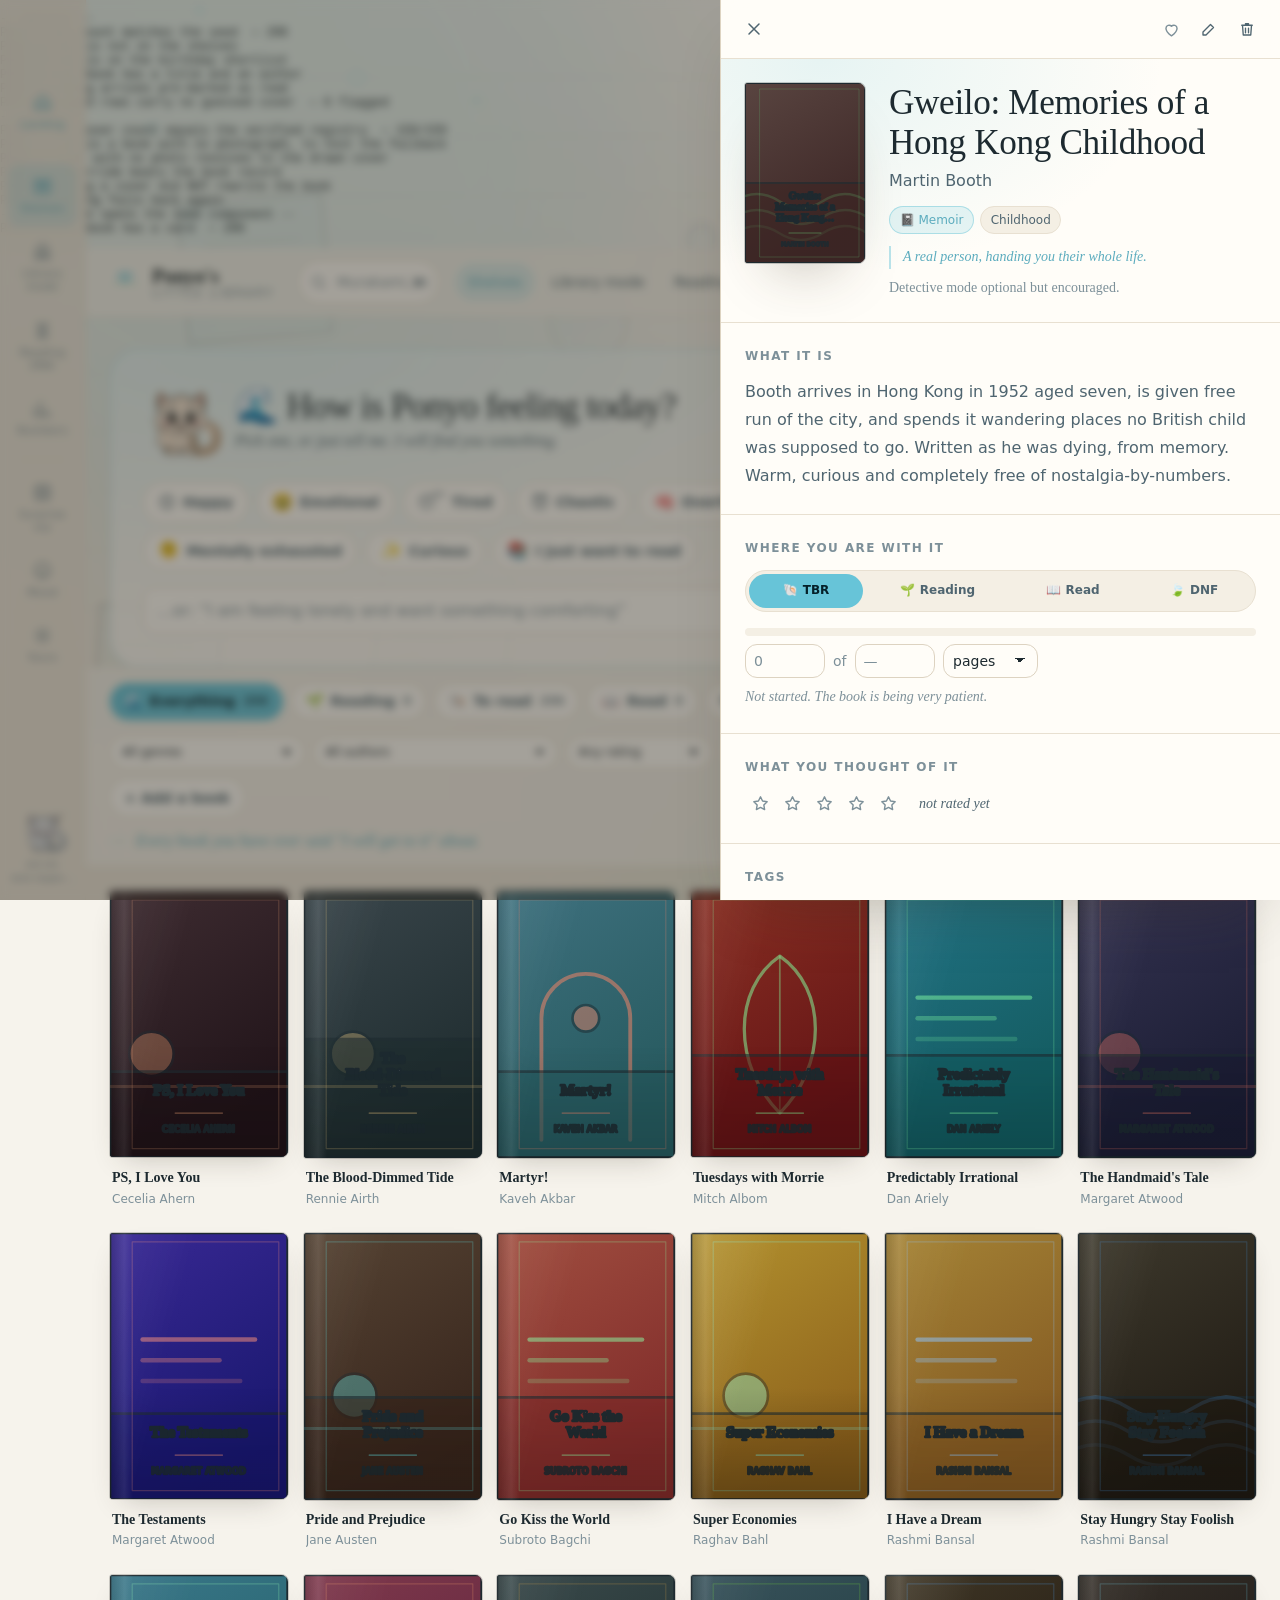
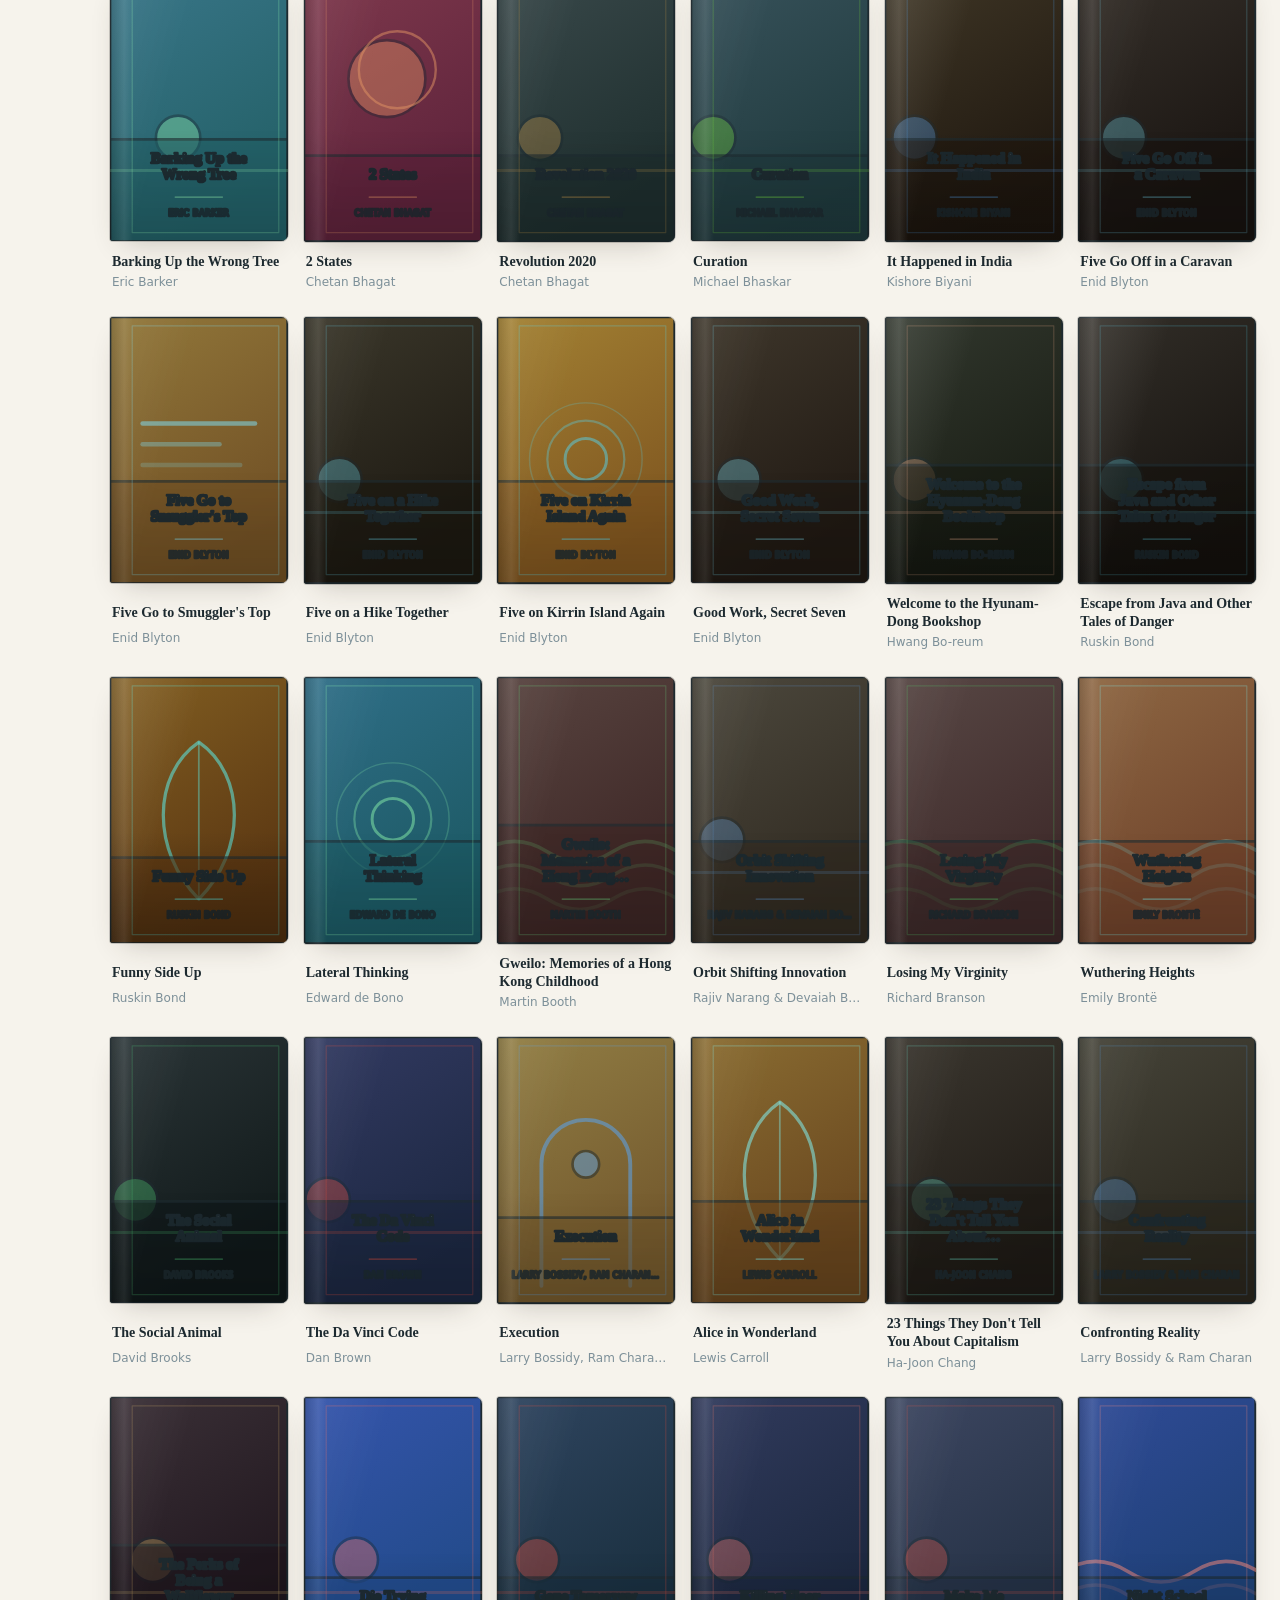
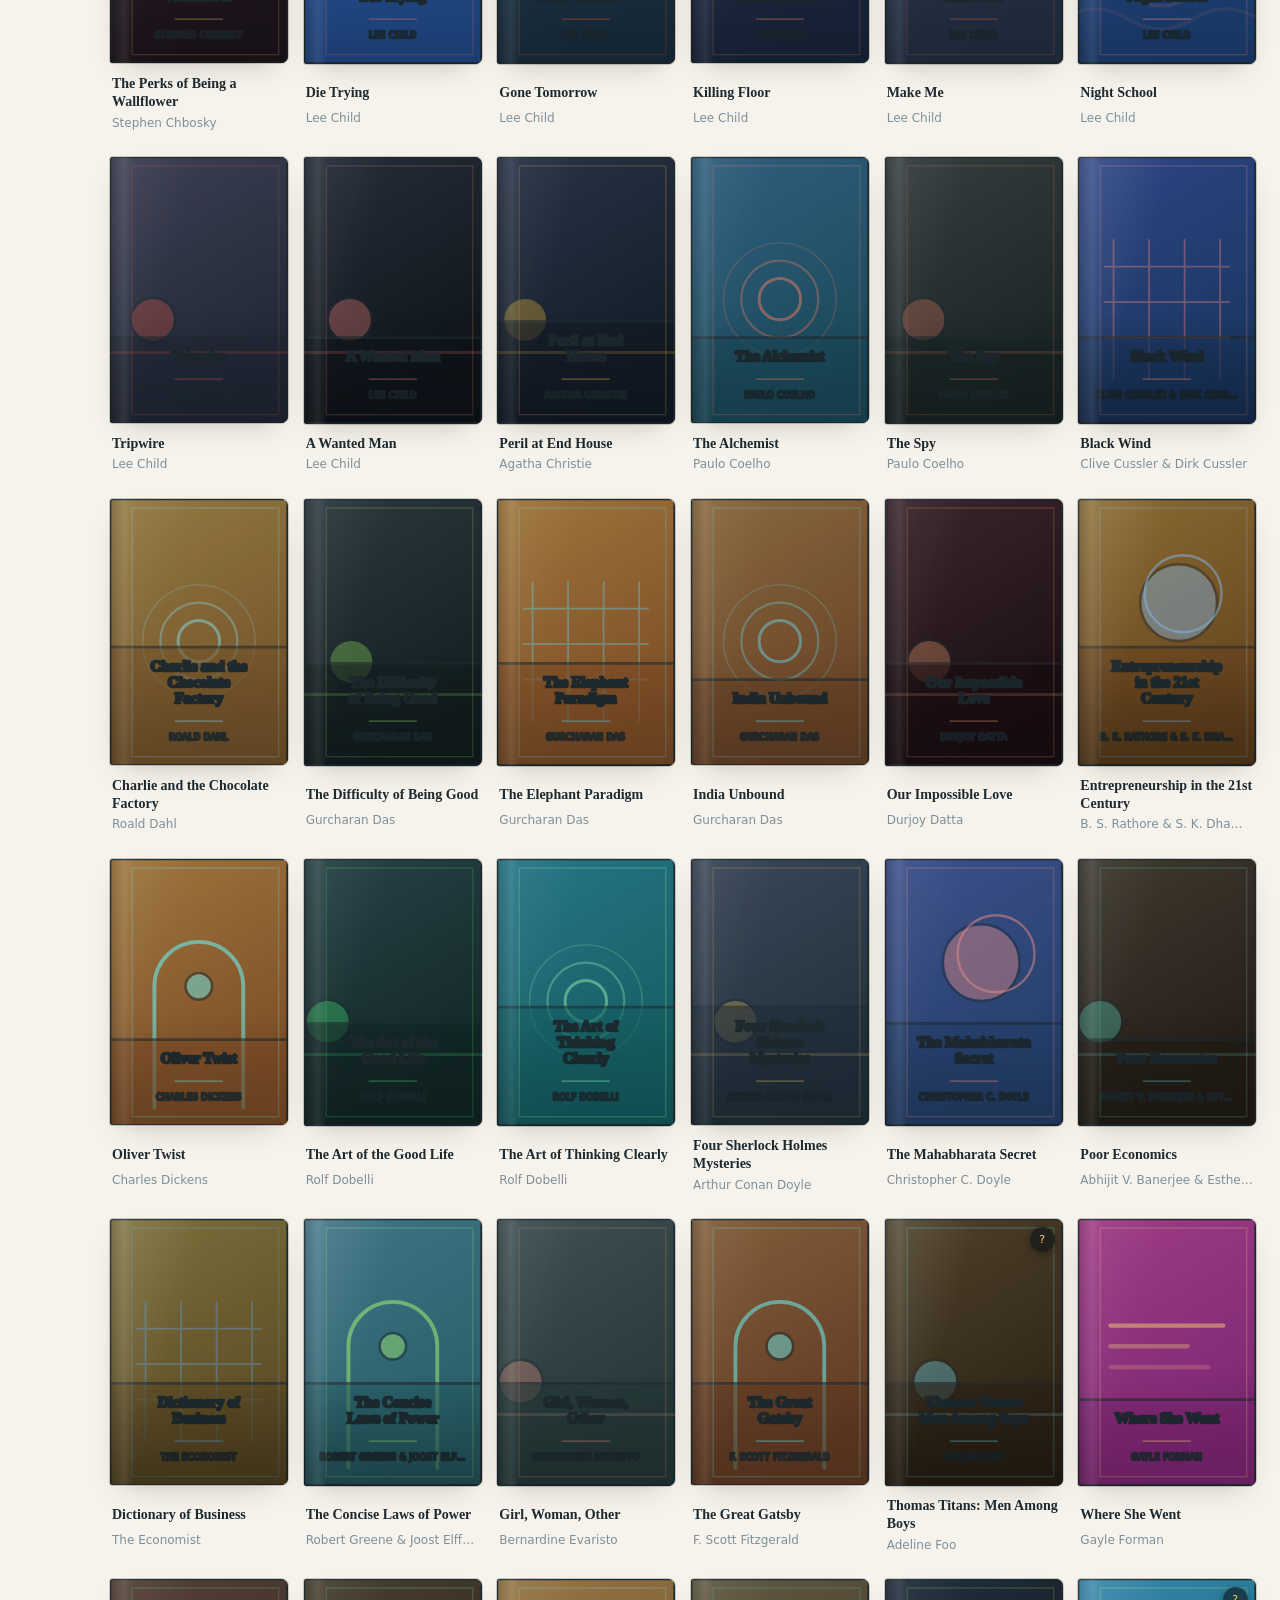
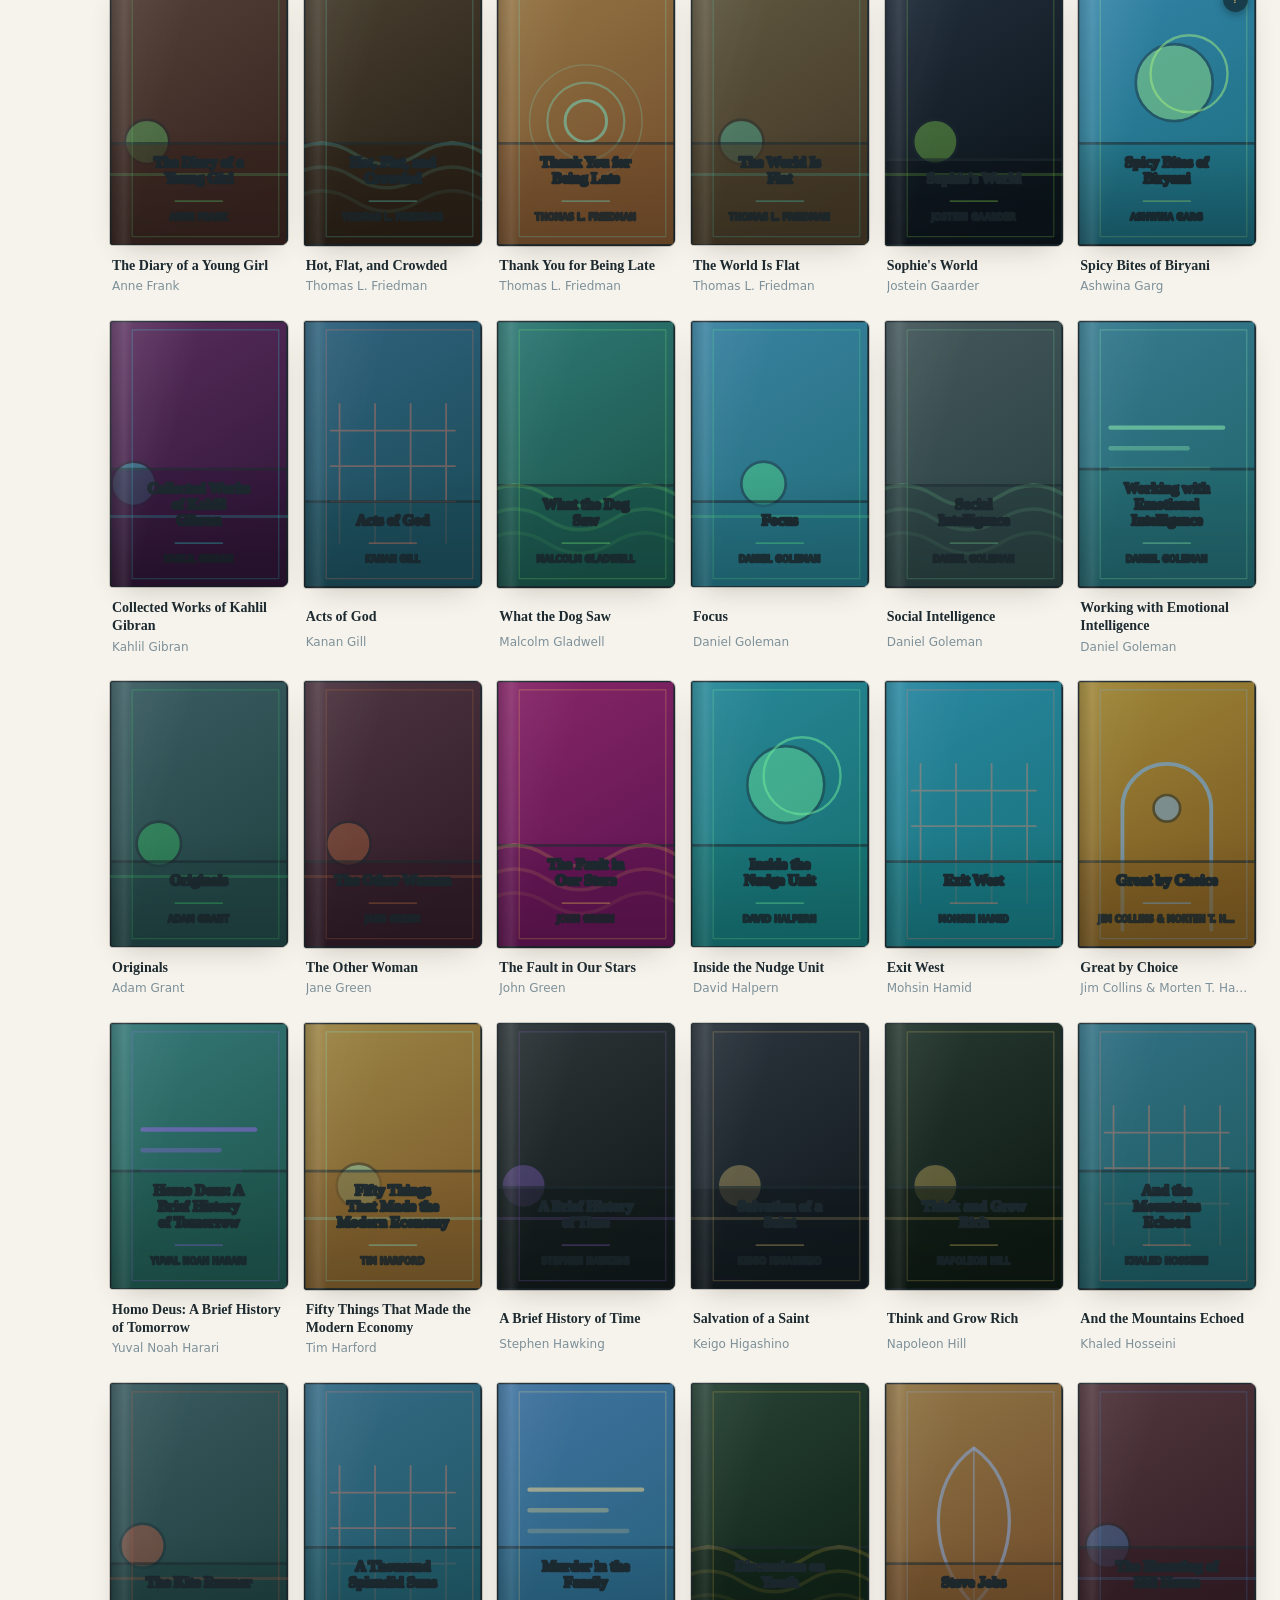
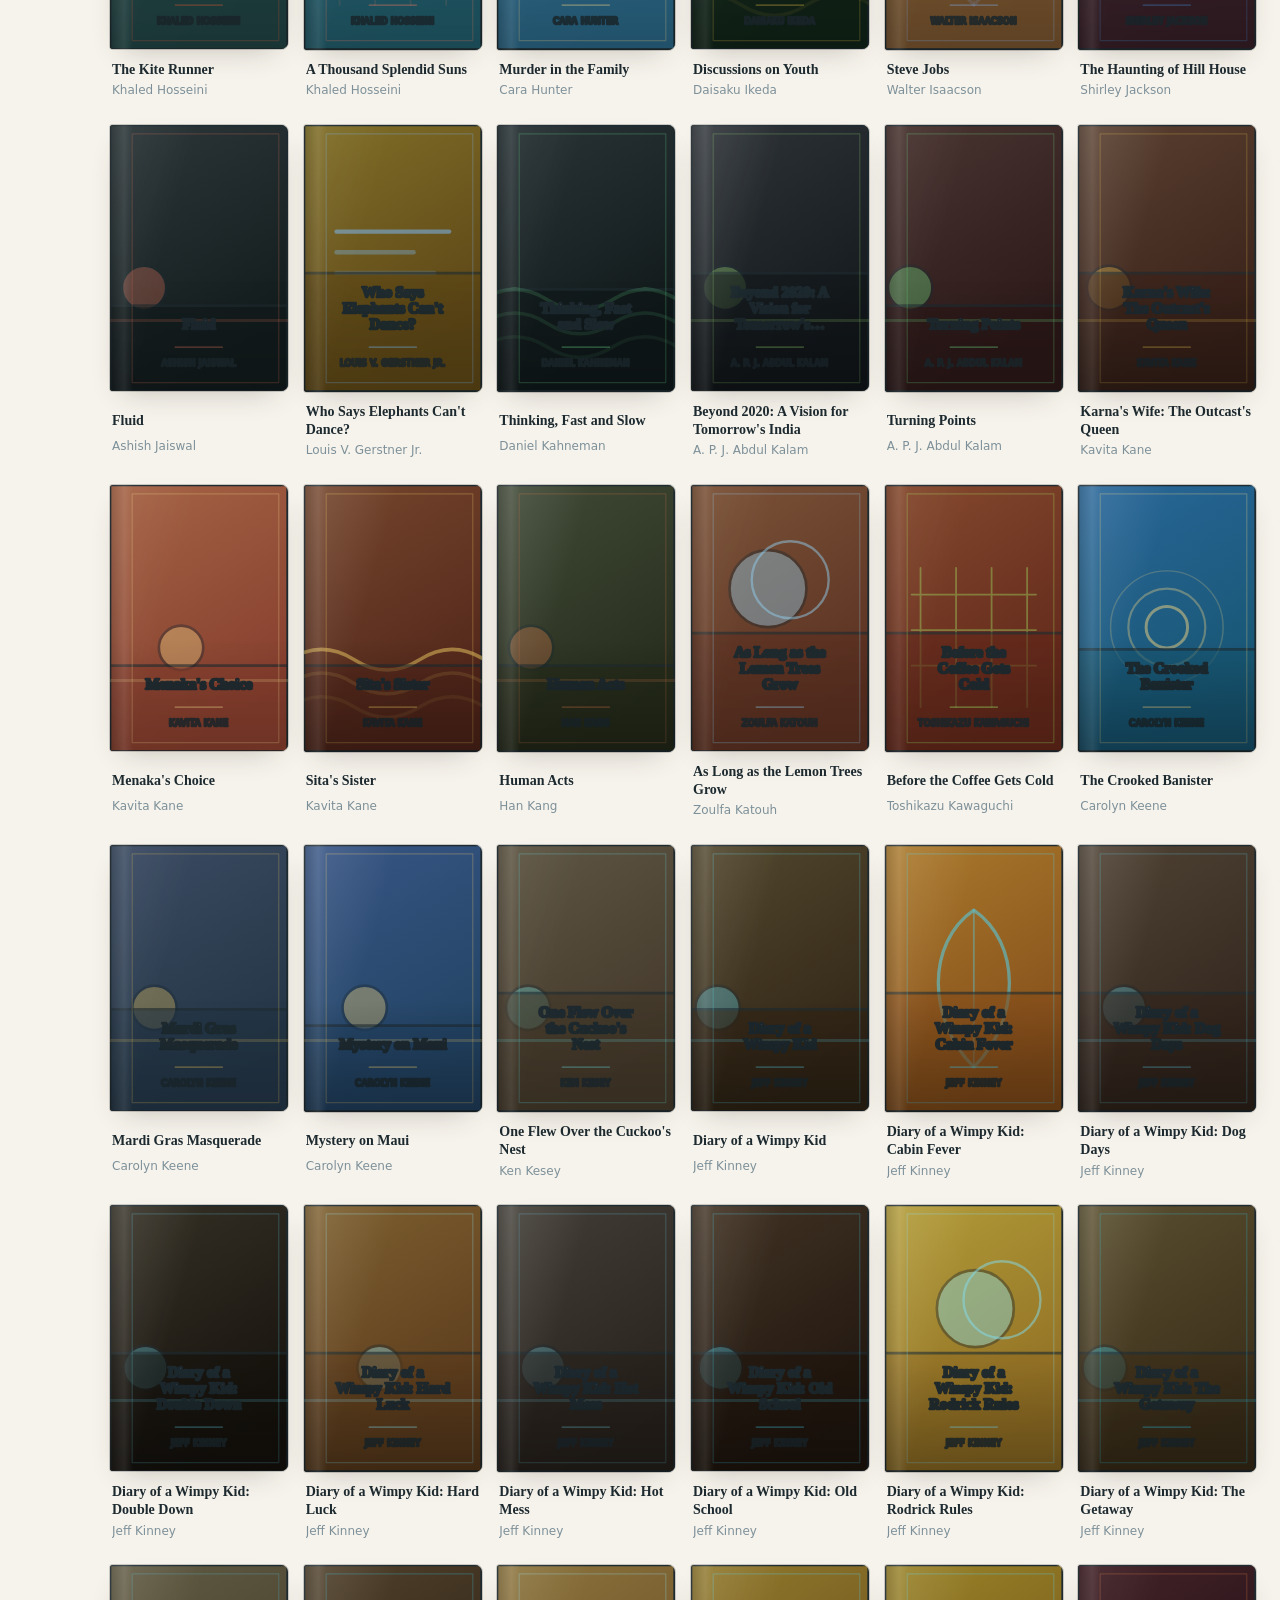
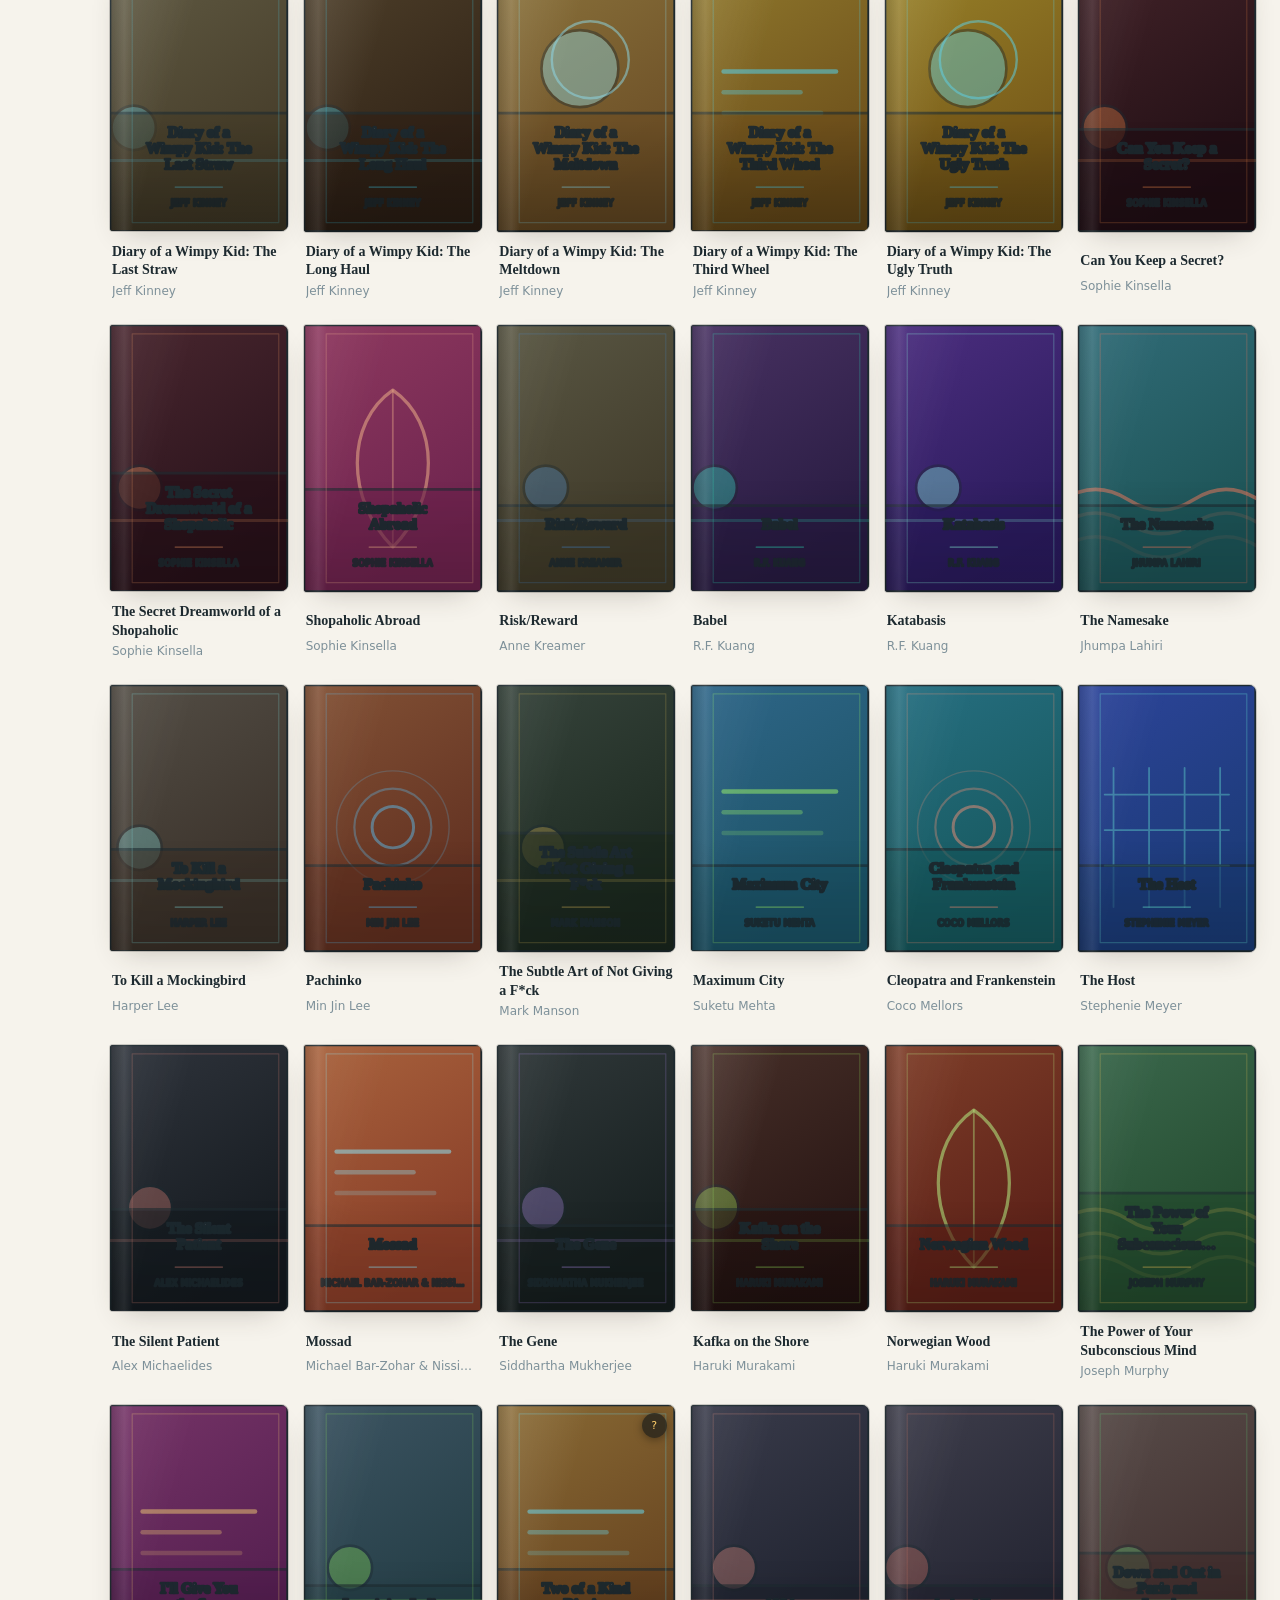
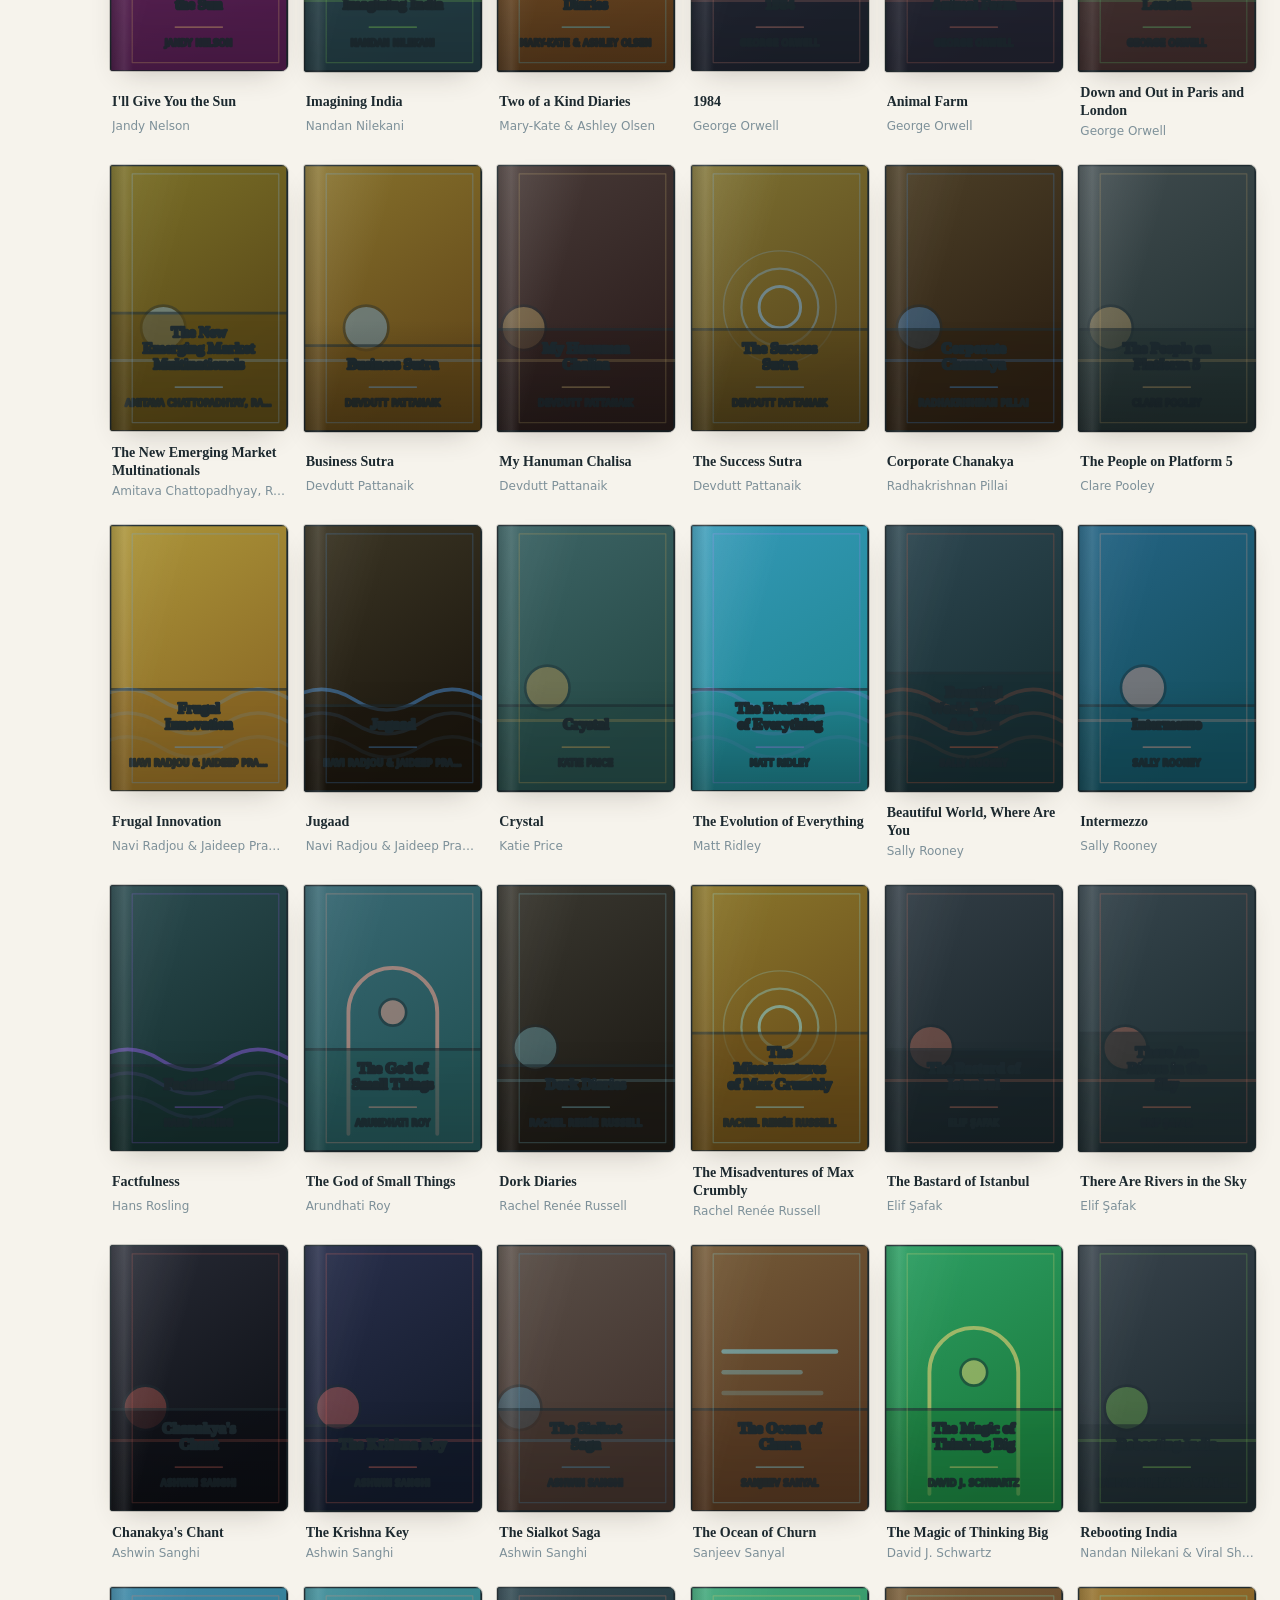
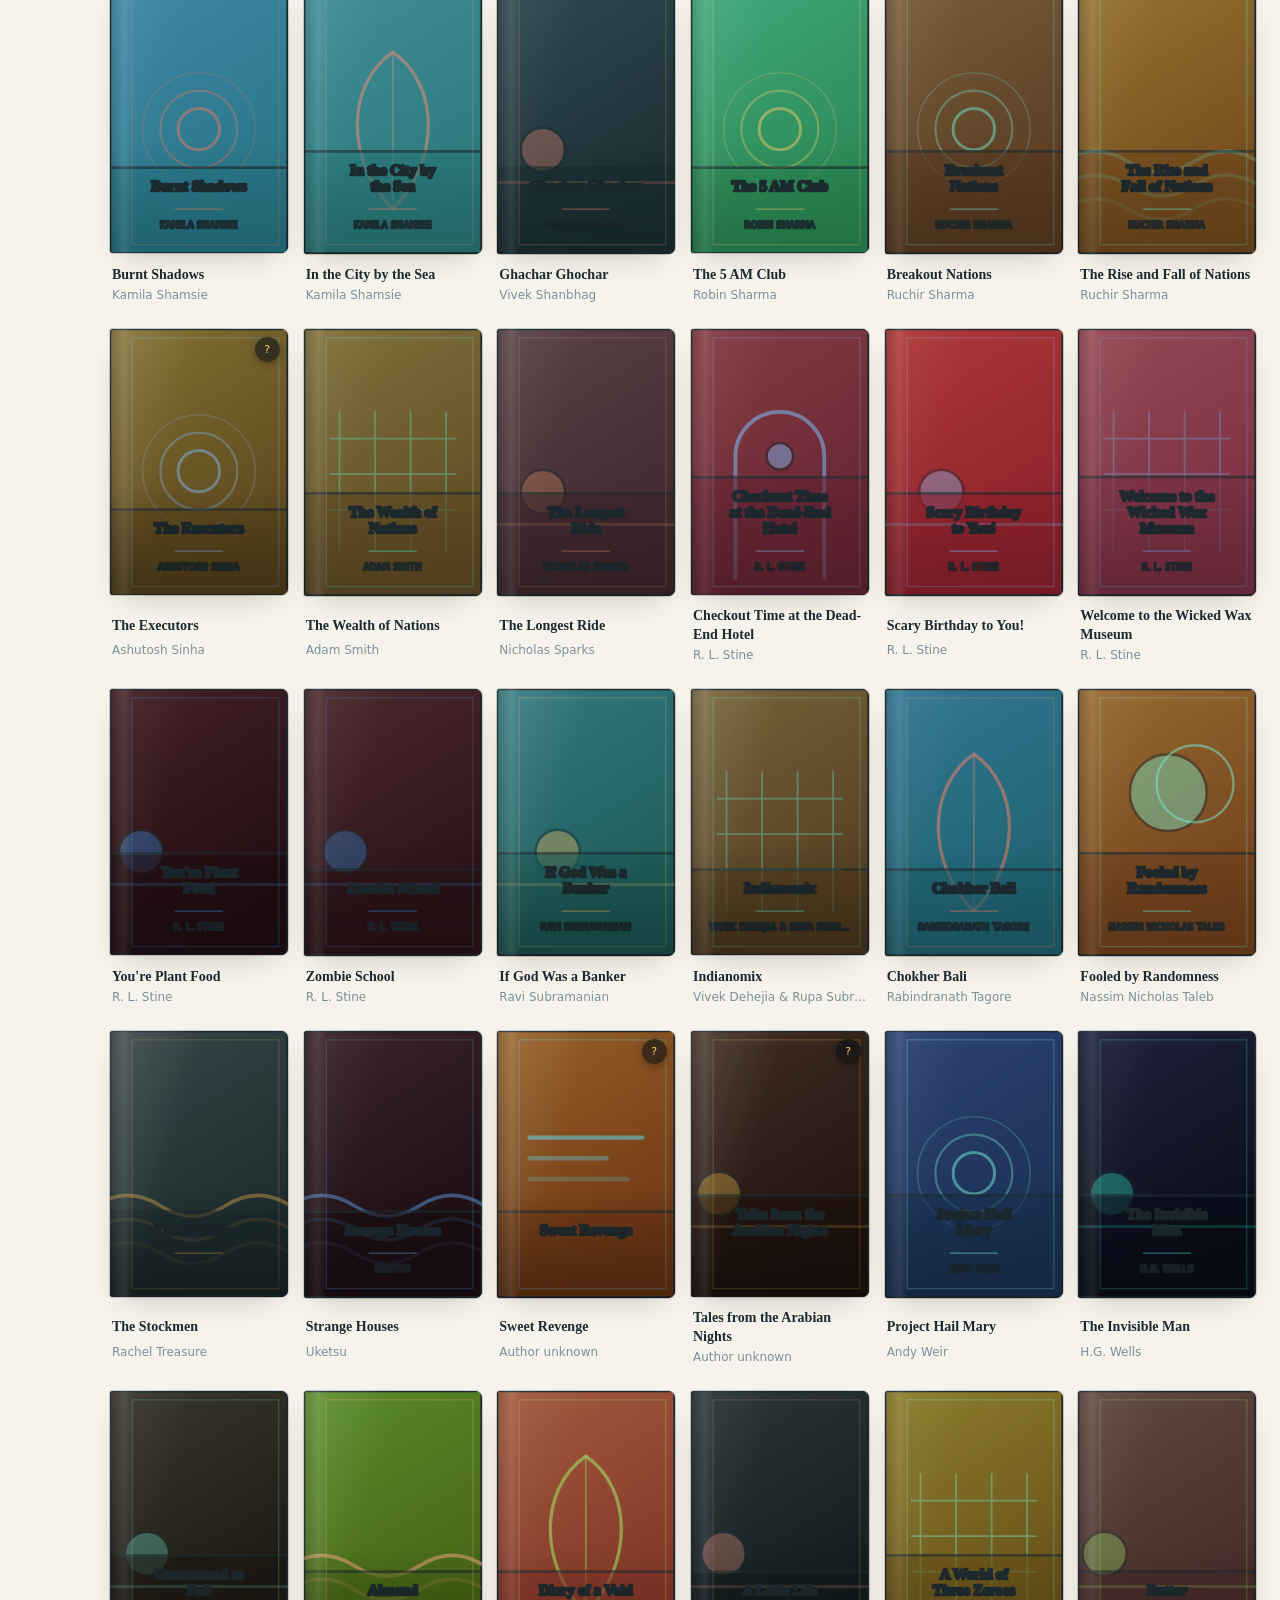
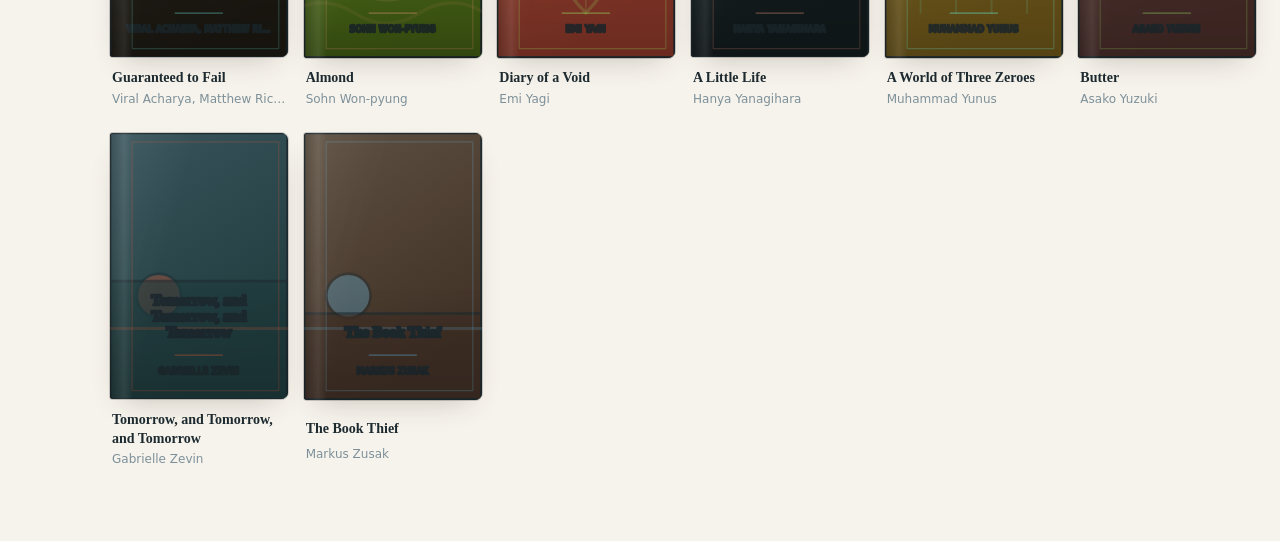
<file: tools/regress.html>
<!doctype html><html><head><meta charset="utf-8"><title>regress</title></head><body>
<pre id="out" style="font:12px monospace;white-space:pre-wrap"></pre>
<script>
// world-stage coalesces paints with rAF, which never fires under
// --virtual-time-budget. Stub it so the stage can be tested at all.
window.requestAnimationFrame = (fn) => setTimeout(() => fn(performance.now()), 0);
</script>
<script type="module">
const out = document.getElementById('out');
const say = (s) => { out.textContent += s + '\n'; };
const tick = () => new Promise((r) => setTimeout(r, 0));
let fails = 0;
const ok = (cond, label, extra = '') => {
  if (!cond) fails += 1;
  say(`${cond ? 'PASS' : 'FAIL'}  ${label}${extra ? '  — ' + extra : ''}`);
};

try {
  const html = await (await fetch('/index.html')).text();
  const doc = new DOMParser().parseFromString(html, 'text/html');
  // index.html links its stylesheets relatively. This page is served from
  // /tools/, so those have to be re-rooted or every href 404s and the
  // palette checks fail for reasons that have nothing to do with the app.
  for (const l of doc.querySelectorAll('link[rel="stylesheet"]')) {
    const copy = l.cloneNode();
    copy.setAttribute('href', new URL(l.getAttribute('href'), location.origin).pathname);
    document.head.append(copy);
  }
  document.body.insertAdjacentHTML('beforeend', `<div id="shell">${doc.body.innerHTML}</div>`);
  document.querySelectorAll('#shell script').forEach((s) => s.remove());
  document.getElementById('welcome')?.remove();
  document.getElementById('app').hidden = false;

  const M = {
    adapter: await import('/src/storage/adapter.js'),
    repo: await import('/src/storage/repository.js'),
    store: await import('/src/state/store.js'),
    cache: await import('/src/ui/cover-urls.js'),
    app: await import('/src/ui/app.js'),
    seed: await import('/src/data/seed-books.js'),
    covers: await import('/src/data/covers.js'),
    policy: await import('/src/data/cover-policy.js'),
    theme: await import('/src/theme/theme-manager.js'),
    quips: await import('/src/data/quips.js'),
    imp: await import('/src/data/import.js'),
    worlds: await import('/src/theme/worlds.js'),
    creatures: await import('/src/theme/creatures.js'),
    cand: await import('/src/data/birthday-candidates.js'),
  };

  const repo = M.repo.createRepository(M.adapter.createMemoryAdapter());
  await repo.init({
    seedBooks: M.seed.SEED_BOOKS,
    seedVersion: M.seed.SEED_VERSION,
    retiredKeys: M.seed.RETIRED_KEYS,
  });
  const prefs = { ...M.store.DEFAULT_PREFS };
  M.theme.applyPreferences(prefs);
  const store = M.store.createStore({ prefs, view: M.store.VIEWS.LIBRARY, ready: true });
  const cache = M.cache.createCoverCache(repo);
  const app = M.app.createApp({ repo, store, cache });
  app.stage.setEnabled(true);
  app.render();
  await tick();

  say('-- dataset --');
  const books = repo.all();
  ok(books.length === M.seed.SEED_COUNT, 'repo count matches the seed', String(books.length));
  ok(!books.some((b) => /Klara/.test(b.title)), 'Klara is not on the shelves');
  ok(M.cand.BIRTHDAY_CANDIDATES.some((b) => /Klara/.test(b.title)), 'Klara is on the birthday shortlist');
  ok(books.every((b) => b.title && b.author), 'every book has a title and an author');
  ok(books.every((b) => b.status === 'tbr'), 'nothing arrives pre-marked as read');
  const flagged = books.filter((b) => b.needsReview);
  ok(flagged.length > 0 && flagged.every((b) => !b.coverUrl),
    'flagged rows carry no guessed cover', `${flagged.length} flagged`);

  say('-- covers --');
  const real = books.filter((b) => M.policy.resolveCover(b, cache.forBook(b)).status === M.policy.COVER_STATUS.REAL);
  ok(real.length === M.covers.COVER_COUNT, 'real-cover count equals the verified registry',
    `${real.length}/${M.covers.COVER_COUNT}`);
  const noPhoto = books.find((b) => !b.coverUrl);
  ok(Boolean(noPhoto), 'there is a book with no photograph, to test the fallback');
  ok(M.policy.resolveCover(noPhoto, cache.forBook(noPhoto)).status === 'fallback',
    'a book with no photo resolves to the drawn cover');
  repo.setCover(noPhoto.id, { url: 'https://example.com/c.jpg', source: 'manual' });
  const over = M.policy.resolveCover(noPhoto, cache.forBook(noPhoto));
  ok(over.url.includes('example.com') && over.source === 'manual', 'an override beats the book record');
  ok(repo.get(noPhoto.id).coverUrl === '', 'setting a cover did NOT rewrite the book');
  repo.clearCover(noPhoto.id);
  ok(M.policy.resolveCover(noPhoto, cache.forBook(noPhoto)).status === 'fallback', 'clearing falls back again');

  say('-- every book opens the same component --');
  // The shelves layout caps each genre rail at 18 covers behind a
  // "See all" button, so counting cards there measures the rail limit
  // rather than the library. The flat grid is the honest comparison.
  store.set({ shelf: 'all', prefs: { layout: 'grid' } });
  await tick();
  const ids = [...document.querySelectorAll('.book__hit')].map((e) => e.dataset.open);
  ok(ids.length === books.length, 'every book has a card', String(ids.length));
  const shapes = new Set();
  let noOpen = 0;
  let noCover = 0;
  for (const id of ids) {
    const hit = document.querySelector(`[data-open="${id}"]`);
    if (!hit) { noOpen += 1; continue; }
    hit.click();
    await tick();
    const drawer = document.querySelector('.drawer');
    if (!drawer) { noOpen += 1; continue; }
    if (!drawer.querySelector('.detail__cover svg')) noCover += 1;
    shapes.add([...drawer.querySelectorAll('.detail__label')].map((e) => e.textContent.trim()).sort().join('|'));
    // No explicit close click here.
    //
    // It was a second store change per book, and every store change
    // re-renders the whole 206-card grid - so this loop was doing 412
    // full renders to open 206 books. openBookDetail already closes the
    // previous drawer when the next one opens, so the click bought
    // nothing except the render.
    //
    // Removing the nodes IS still required. A closing drawer stays in
    // the DOM through its exit animation, so a document-wide
    // querySelector on the next iteration can hand back the stale one
    // instead of the drawer actually on screen.
    document.querySelector('.drawer')?.remove();
    document.querySelector('.scrim')?.remove();
  }
  ok(noOpen === 0, 'no book failed to open', `${noOpen} failures`);
  ok(noCover === 0, 'every book page drew a cover', `${noCover} missing`);
  ok(shapes.size === 1, 'every book page has the identical section set', `${shapes.size} distinct`);

  say('-- worlds and characters --');
  const worlds = Object.entries(M.worlds.WORLDS);
  ok(worlds.every(([, w]) => w.cast?.length), 'every world has a cast');
  ok(new Set(worlds.map(([, w]) => w.backdrop().length)).size >= 10,
    'the backdrops are genuinely different drawings');
  ok(new Set(Object.values(M.creatures.CREATURES).map((c) => c.motion)).size >= 8,
    'creatures have distinct gaits');
  app.stage.show('hollow');
  for (let i = 0; i < 40 && !document.querySelector('.world__creature'); i += 1) {
    await new Promise((r) => setTimeout(r, 25));
  }
  const cast = [...document.querySelectorAll('.world__layer.is-front .world__creature')];
  ok(cast.length >= 3, 'the horror world puts characters on stage', String(cast.length));
  ok(!cast.some((e) => {
    const x = parseFloat(e.style.left);
    return x > 30 && x < 70;
  }), 'no character drifts over the centre column');
  app.stage.setEnabled(false);
  ok(document.querySelectorAll('.world__creature').length === 0, 'motion off removes characters from the DOM');
  app.stage.setEnabled(true);

  say('-- themes --');
  ok(Object.values(M.theme.THEMES).every((t) => t.scheme), 'every theme declares light or dark');
  ok(M.theme.themesOfScheme('light').length >= 2 && M.theme.themesOfScheme('dark').length >= 2,
    'both families have real choices');
  ok(M.theme.resolveTheme({ appearance: 'light', themeLight: 'parchment' }) === 'parchment',
    'appearance=light picks her light palette');
  ok(M.theme.resolveTheme({ appearance: 'dark', themeDark: 'library' }) === 'library',
    'appearance=dark picks her dark palette');
  ok(M.theme.THEMES[M.theme.resolveTheme({ appearance: 'system' })].scheme === M.theme.systemScheme(),
    'system follows the OS');
  let differed = 0;
  for (let i = 0; i < 20; i += 1) if (M.theme.shuffleTheme('ocean') !== 'ocean') differed += 1;
  ok(differed === 20, 'shuffle never returns the theme already showing');
  ok(M.theme.THEMES[M.theme.shuffleTheme('ocean', 'dark')].scheme === 'dark',
    'shuffle respects a pinned family');
  document.documentElement.dataset.theme = 'parchment';
  ok(getComputedStyle(document.documentElement).getPropertyValue('--bg').trim() !== '',
    'the new palette has real tokens');
  document.documentElement.dataset.theme = 'ocean';

  say('-- the importer --');
  const pasted = [
    'S. No.\tBook Name\tAuthor\tGenre',
    "1\tThe Famous Five (Five Go to Smuggler's Top; Five Go Off in a Caravan; Five on Kirrin Island Again)\tEnid Blyton\tChildren's",
    '2\tThe Stockmen; Black Wind; Gweilo; The Blood-Dimmed Tide\tVarious\tFiction',
    '3\tBook Theif\tMarkus Zusak\tHistorical Fiction',
    '4\tThe Haindmaid’s Tale\tMargaret Atwood\tDystopian',
    '5\tOliver Twist\tOliver Dicken\tClassics',
    '6\tBabel (Or the Necessity of Violence)\tR. F. Kuang\tFantasy',
    '7\tThe Art of Thinking Clearly\tRolf Dobelli\tPsychology',
    '8\tThe Art of Thinking Clearly\tRolf Dobelli\tPsychology',
    '9\tA Brand New Book Nobody Has\tJane Someone\tFiction',
  ].join('\n');
  const parsed = M.imp.parseBookList(pasted);
  const rep = parsed.report;
  say(`     rows=${rep.rows} split=+${rep.split} merged=${rep.merged} books=${rep.books}`);
  ok(rep.rows === 8, 'the header row is skipped and the duplicate line folded', String(rep.rows));
  ok(rep.split >= 5, 'compound rows were split apart', `+${rep.split}`);
  ok(parsed.books.some((b) => b.title === 'The Book Thief'), 'Book Theif was corrected');
  ok(parsed.books.some((b) => b.author === 'Charles Dickens'), 'Oliver Dicken was corrected');
  ok(parsed.books.some((b) => /^Babel/.test(b.title) && /Necessity/.test(b.title)),
    'a bracketed subtitle was NOT split');
  ok(parsed.books.some((b) => b.title === 'Five on Kirrin Island Again'),
    'the Famous Five became separate books');
  const before = repo.count();
  const result = repo.importBooks(parsed.books);
  ok(result.added >= 1, 'a genuinely new book was added', `added ${result.added}`);
  ok(result.skipped >= 5, 'books already shelved were skipped, not duplicated', `skipped ${result.skipped}`);
  ok(repo.count() === before + result.added, 'the count moved by exactly what was added');

  say('-- rotating messages --');
  const seen = new Set();
  for (let i = 0; i < 6; i += 1) {
    M.quips.arrive('t');
    seen.add(M.quips.line(M.quips.WELCOME_BACK, 't', 'x'));
  }
  ok(seen.size >= 4, 'a line changes on each arrival', `${seen.size} distinct in 6`);
  const held = M.quips.line(M.quips.WELCOME_BACK, 'u', 'same');
  ok(M.quips.line(M.quips.WELCOME_BACK, 'u', 'same') === held, 'it holds steady while the token does not change');
  ok(M.quips.line(M.quips.WELCOME_BACK, 'u', 'other') !== held, 'a new token draws a new line');

  say('-- the other views --');
  for (const view of ['dna', 'stats', 'settings']) {
    store.set({ view });
    await tick();
    ok(document.querySelector('#view').children.length > 0, `${view} renders`);
  }

  store.set({ view: 'dna' });
  await tick();
  const isl = [...document.querySelectorAll('.island')];
  ok(isl.length >= 5, 'the reading ocean has islands', String(isl.length));
  ok(isl.every((g) => g.querySelector('.island__name tspan')), 'island names are wrapped into tspans');
  const boxes = isl.map((g) => g.querySelector('.island__land').getBBox());
  let overlaps = 0;
  for (let i = 0; i < boxes.length; i += 1) {
    for (let j = i + 1; j < boxes.length; j += 1) {
      const a = boxes[i];
      const b = boxes[j];
      if (a.x < b.x + b.width && b.x < a.x + a.width && a.y < b.y + b.height && b.y < a.y + a.height) overlaps += 1;
    }
  }
  ok(overlaps === 0, 'no two islands overlap', `${overlaps} overlapping pairs`);

  say('-- nothing speaks for him any more --');
  // The library is hers. Not a space with somebody else's commentary in
  // it. If any of this comes back, it comes back as a test failure.
  let lettersModuleGone = false;
  try { await import('/src/data/letters.js'); } catch { lettersModuleGone = true; }
  ok(lettersModuleGone, 'the letters module is gone entirely');
  const pageText = document.querySelector('#view').textContent;
  ok(!/boyfriend|from him|note that came with it/i.test(pageText),
    'no view mentions him');
  ok(!books.some((b) => 'curatorNote' in b), 'the book record has no sealed-note field');

  store.set({ view: 'dna' });
  await tick();
  const starLabels = [...document.querySelectorAll('.star-node__label')];
  if (starLabels.length) {
    ok(starLabels.every((t) => t.querySelector('tspan')),
      'author names are wrapped into tspans', `${starLabels.length} authors`);
    const boxes = starLabels.map((t) => t.getBBox());
    let clashes = 0;
    for (let i = 0; i < boxes.length; i += 1) {
      for (let j = i + 1; j < boxes.length; j += 1) {
        const a = boxes[i];
        const b = boxes[j];
        if (a.x < b.x + b.width && b.x < a.x + a.width && a.y < b.y + b.height && b.y < a.y + a.height) clashes += 1;
      }
    }
    ok(clashes === 0, 'no two author labels overlap', `${clashes} overlapping pairs`);
  }

  say('-- library mode --');
  store.set({ view: 'building', room: null, floor: 0 });
  await tick();
  ok(document.querySelectorAll('[data-room-id]').length > 0, 'the floor plan draws rooms',
    String(document.querySelectorAll('[data-room-id]').length));
  ok(Boolean(document.querySelector('[data-lm-walker]')), 'her character is on the floor');
  ok(Boolean(document.querySelector('[data-lm-viewport]')), 'the floor has a camera viewport');
  ok(document.querySelectorAll('[data-floor]').length <= 3, 'never more than three floors',
    String(document.querySelectorAll('[data-floor]').length));

  store.set({ view: 'settings' });
  await tick();
  ok(document.querySelectorAll('[data-set-appearance]').length === 3, 'light / dark / system are all offered');
  ok(document.querySelectorAll('[data-set-theme]').length === Object.keys(M.theme.THEMES).length,
    'every theme is in the picker');
  ok(Boolean(document.querySelector('[data-action="shuffle-theme"]')), 'the theme shuffle is there');
  ok(document.querySelectorAll('.tally__row').length >= 5, 'the shelf tally is rendered');
  const tally = document.querySelector('.tally__num')?.textContent;
  ok(Number(tally) === repo.count(), 'the tally shows the live count', `${tally} vs ${repo.count()}`);
} catch (error) {
  fails += 1;
  say('THREW: ' + (error && error.stack ? error.stack : error));
}

say(`\n${fails === 0 ? 'ALL PASS' : fails + ' FAILURES'}`);
say('<<END>>');

// Tell the runner the report is finished.
//
// The page announces its own finish line instead of letting the runner
// infer one from the page lifecycle. This is the contract the async
// suites have always used. run-checks.ps1 used to read the report with
// --dump-dom, which fires at the load event - before an async harness
// has written anything - and so needed --virtual-time-budget to hold
// the dump back. That budget is what made Edge's lifetime scale with
// machine load and time out on a slow CI runner.
//
// No sink means someone opened this page by hand: just render.
const __sink = new URLSearchParams(location.search).get('sink');
if (__sink) {
  const __report = out.textContent;
  if (!navigator.sendBeacon(__sink, new Blob([__report], { type: 'text/plain' }))) {
    fetch(__sink, { method: 'POST', mode: 'no-cors', body: __report, keepalive: true }).catch(() => {});
  }
}
</script></body></html>
</file>
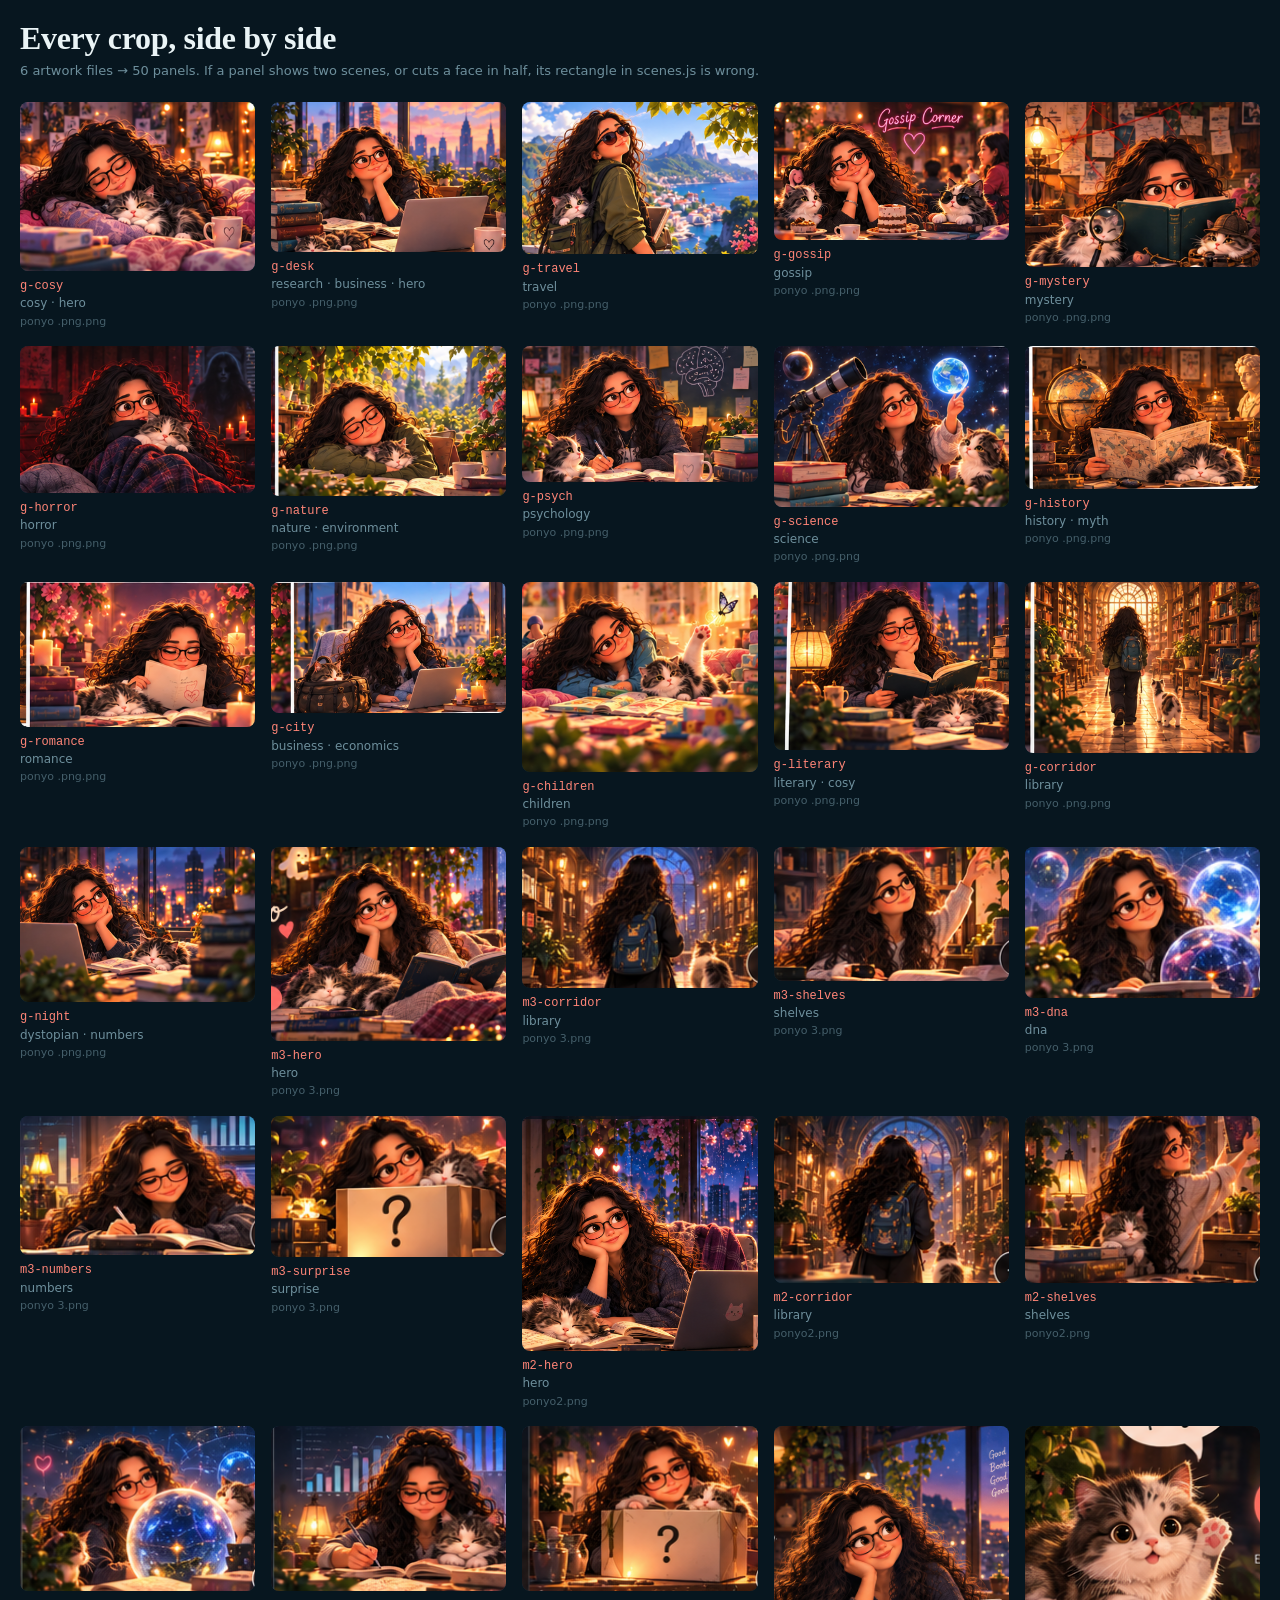
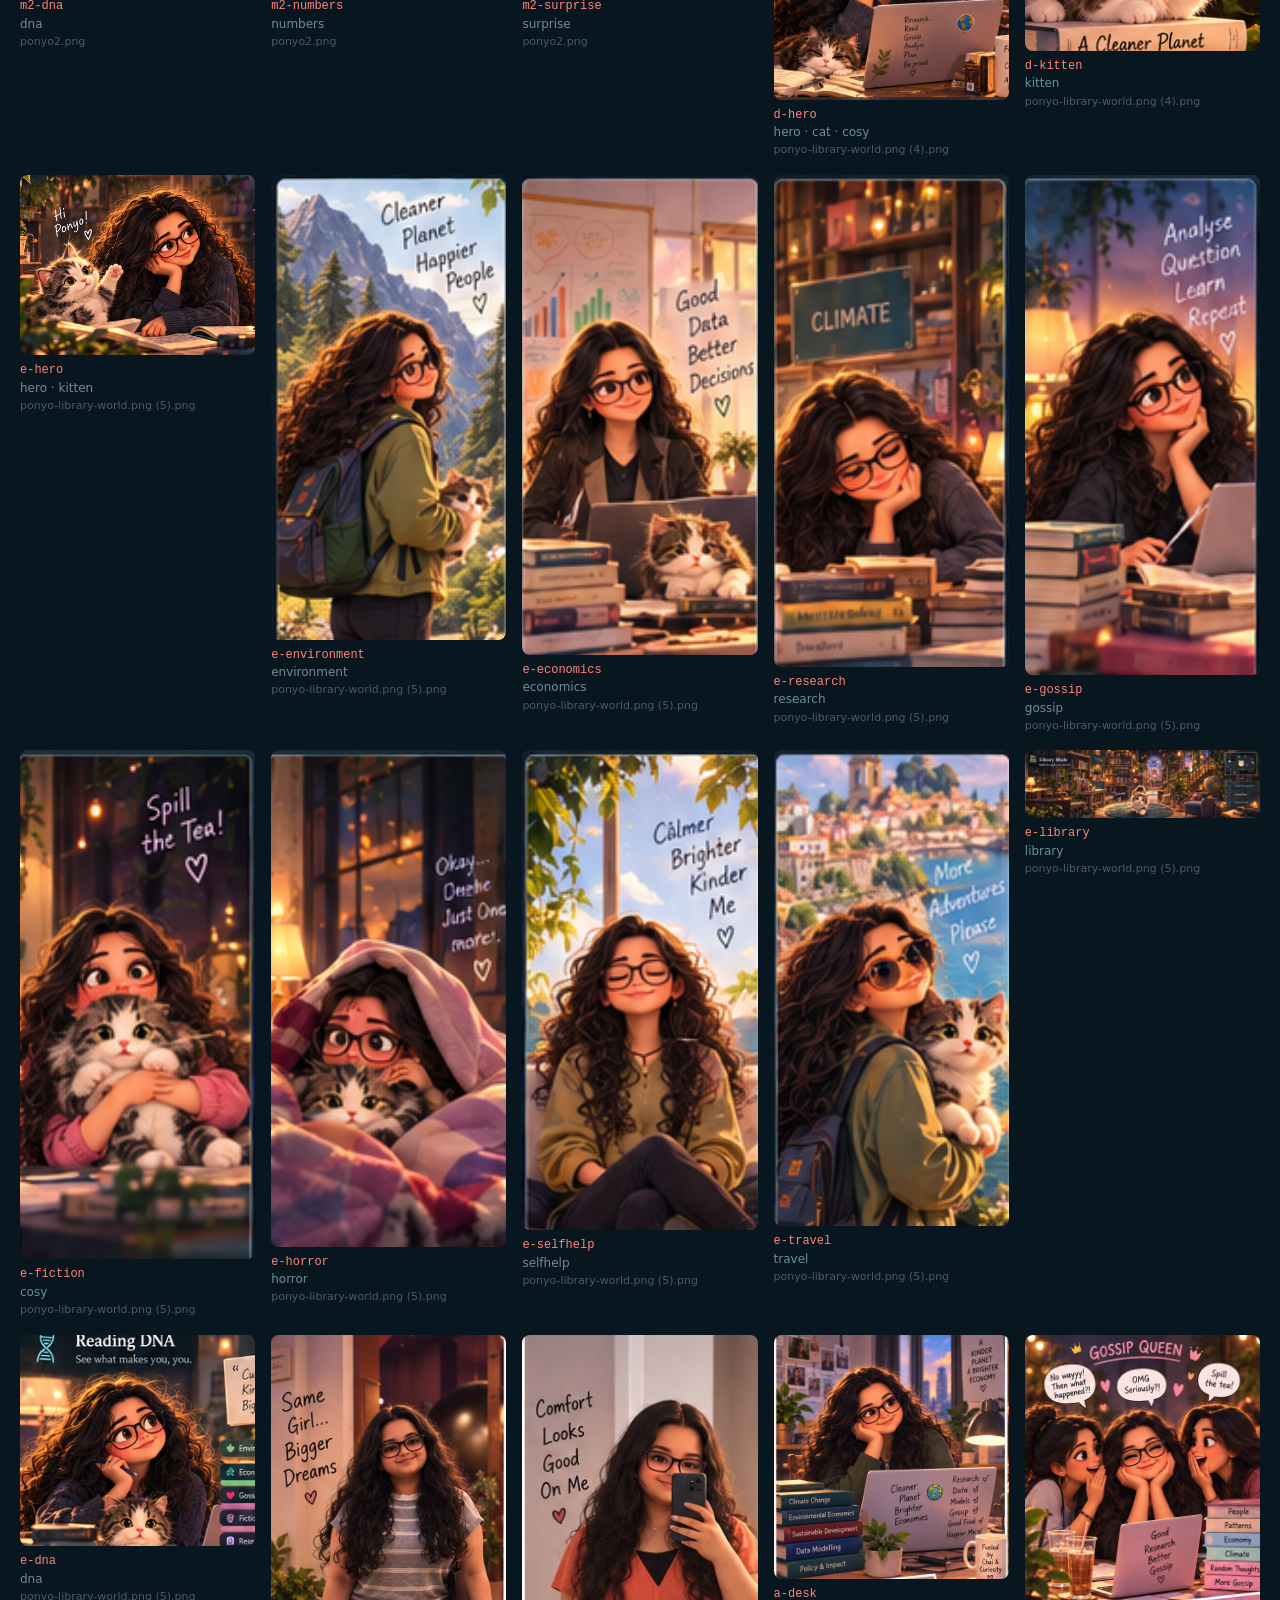
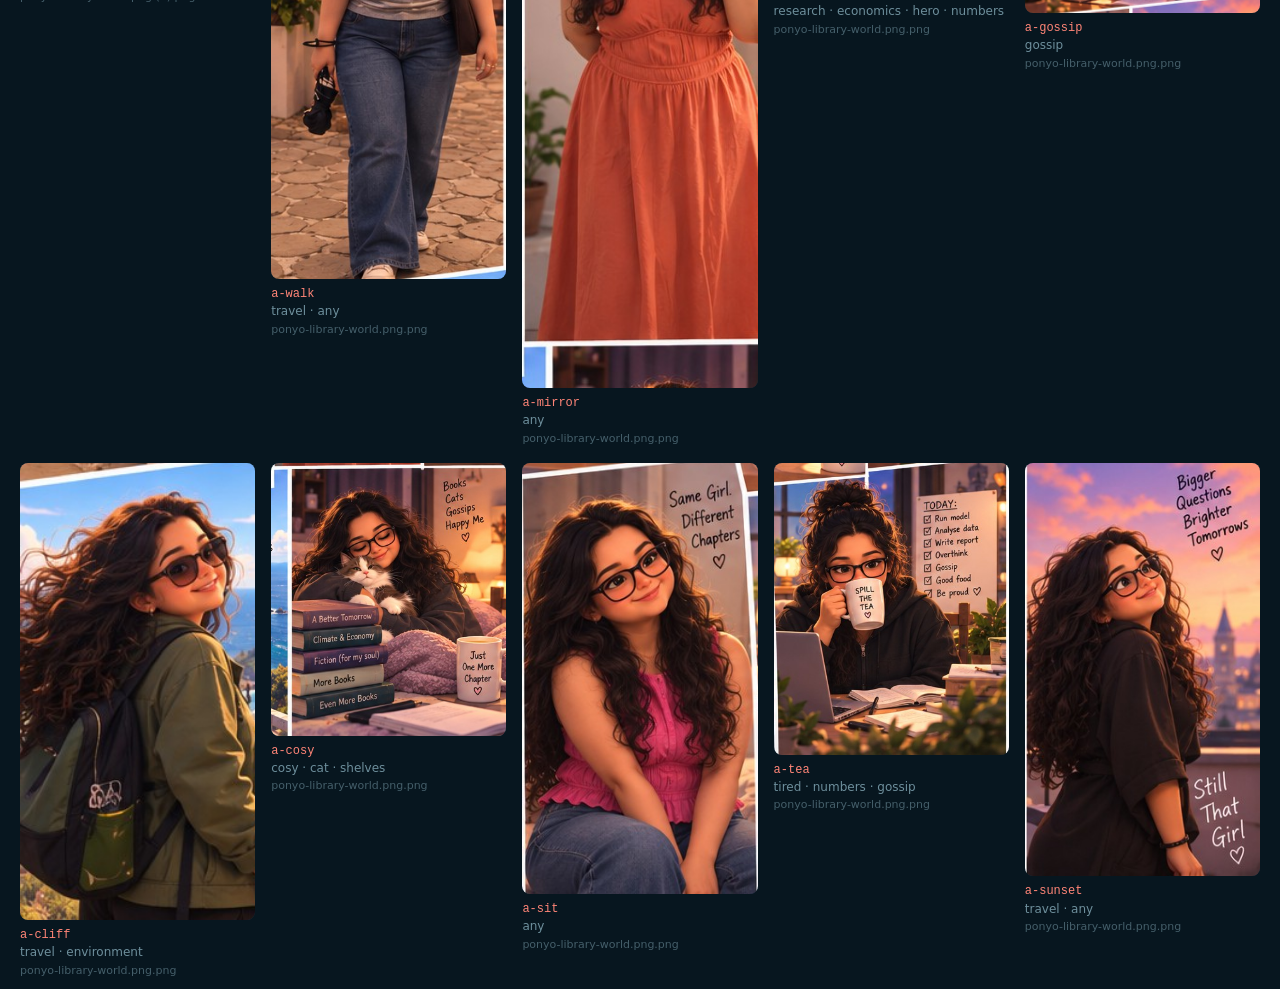
<file: tools/scenes.html>
<!doctype html><html><head><meta charset="utf-8"><title>scenes</title>
<link rel="stylesheet" href="/styles/tokens.css">
<link rel="stylesheet" href="/styles/base.css">
<link rel="stylesheet" href="/styles/scenes.css">
<link rel="stylesheet" href="/styles/personality.css">
<style>
  /*
    A contact sheet of every crop in scenes.js.

    This exists because a crop rectangle is four numbers typed by eye, and
    four numbers typed by eye are wrong until proven otherwise. Reading
    them tells you nothing; seeing forty panels side by side makes a bad
    one obvious in a second.
  */
  body { padding: 20px; background: var(--bg); color: var(--text); font-family: var(--font-body); }
  h1 { font-family: var(--font-display); margin-bottom: 4px; }
  .note { color: var(--text-mute); font-size: 13px; margin-bottom: 20px; }
  .grid { display: grid; grid-template-columns: repeat(auto-fill, minmax(230px, 1fr)); gap: 16px; }
  figure { margin: 0; }
  figcaption { font-size: 12px; margin-top: 6px; line-height: 1.45; }
  .id { font-family: var(--font-mono); color: var(--accent-text); }
  .roles { color: var(--text-mute); }
  .file { color: var(--text-mute); opacity: .6; font-size: 11px; }
</style>
</head><body>
<h1>Every crop, side by side</h1>
<p class="note" id="note">…</p>
<div class="grid" id="grid"></div>

<script type="module">
import { loadPortraits, allPortraits } from '/src/data/portraits.js';
import { allScenes, sceneCount } from '/src/data/scenes.js';
import { scene } from '/src/ui/scene.js';

await loadPortraits();
const list = allScenes();

document.getElementById('note').textContent =
  `${allPortraits().length} artwork files → ${sceneCount()} panels. `
  + `If a panel shows two scenes, or cuts a face in half, its rectangle in scenes.js is wrong.`;

document.getElementById('grid').innerHTML = list.map((s) => {
  const [x, y, w, h] = s.box;
  const style = `width:${(100 / w).toFixed(3)}%;height:${(100 / h).toFixed(3)}%;`
    + `left:${(-x * 100 / w).toFixed(3)}%;top:${(-y * 100 / h).toFixed(3)}%`;
  return `
  <figure>
    <div class="scene scene--box" style="aspect-ratio:${(s.ratio || 1.4).toFixed(3)};border-radius:8px">
      <img class="scene__img" src="${s.src}" alt="" style="${style}">
    </div>
    <figcaption>
      <span class="id">${s.id}</span><br>
      <span class="roles">${s.roles.join(' · ')}</span><br>
      <span class="file">${s.file}</span>
    </figcaption>
  </figure>`;
}).join('');

document.title = 'ready';
</script>
</body></html>
</file>
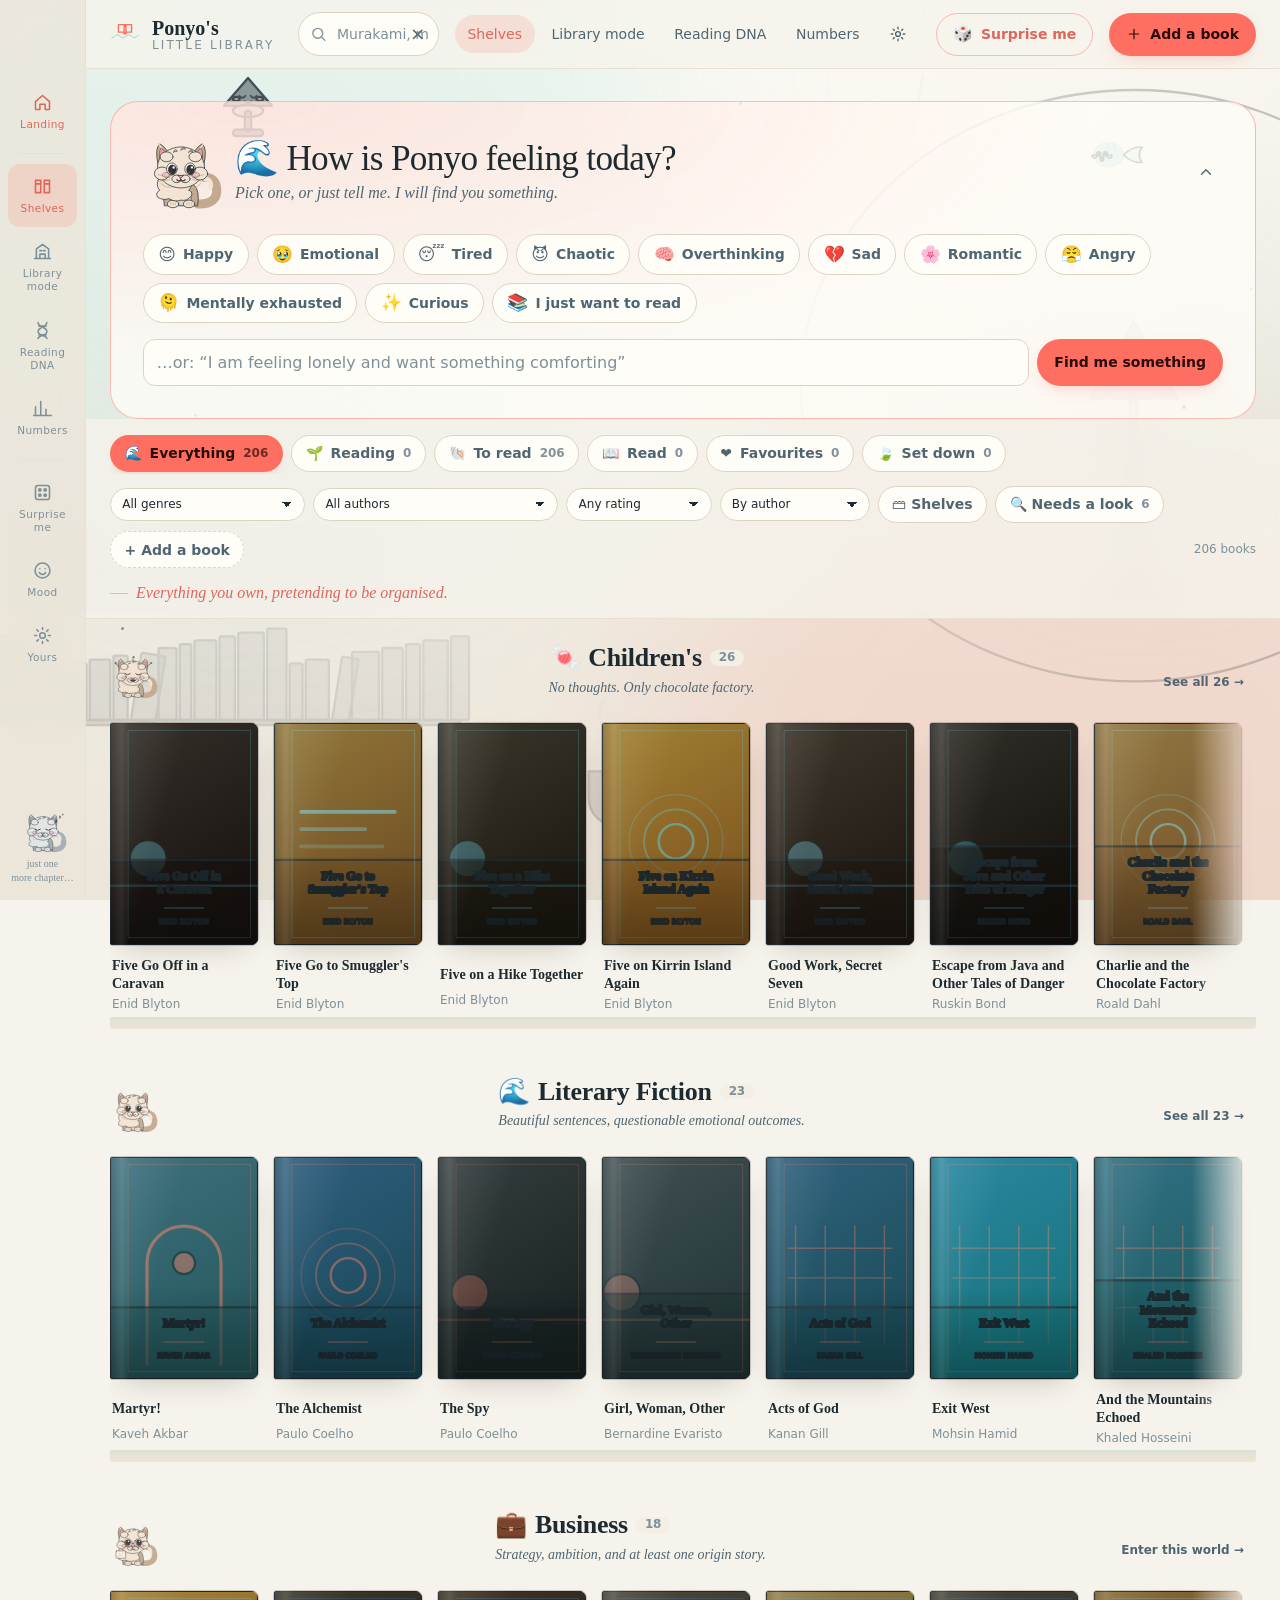
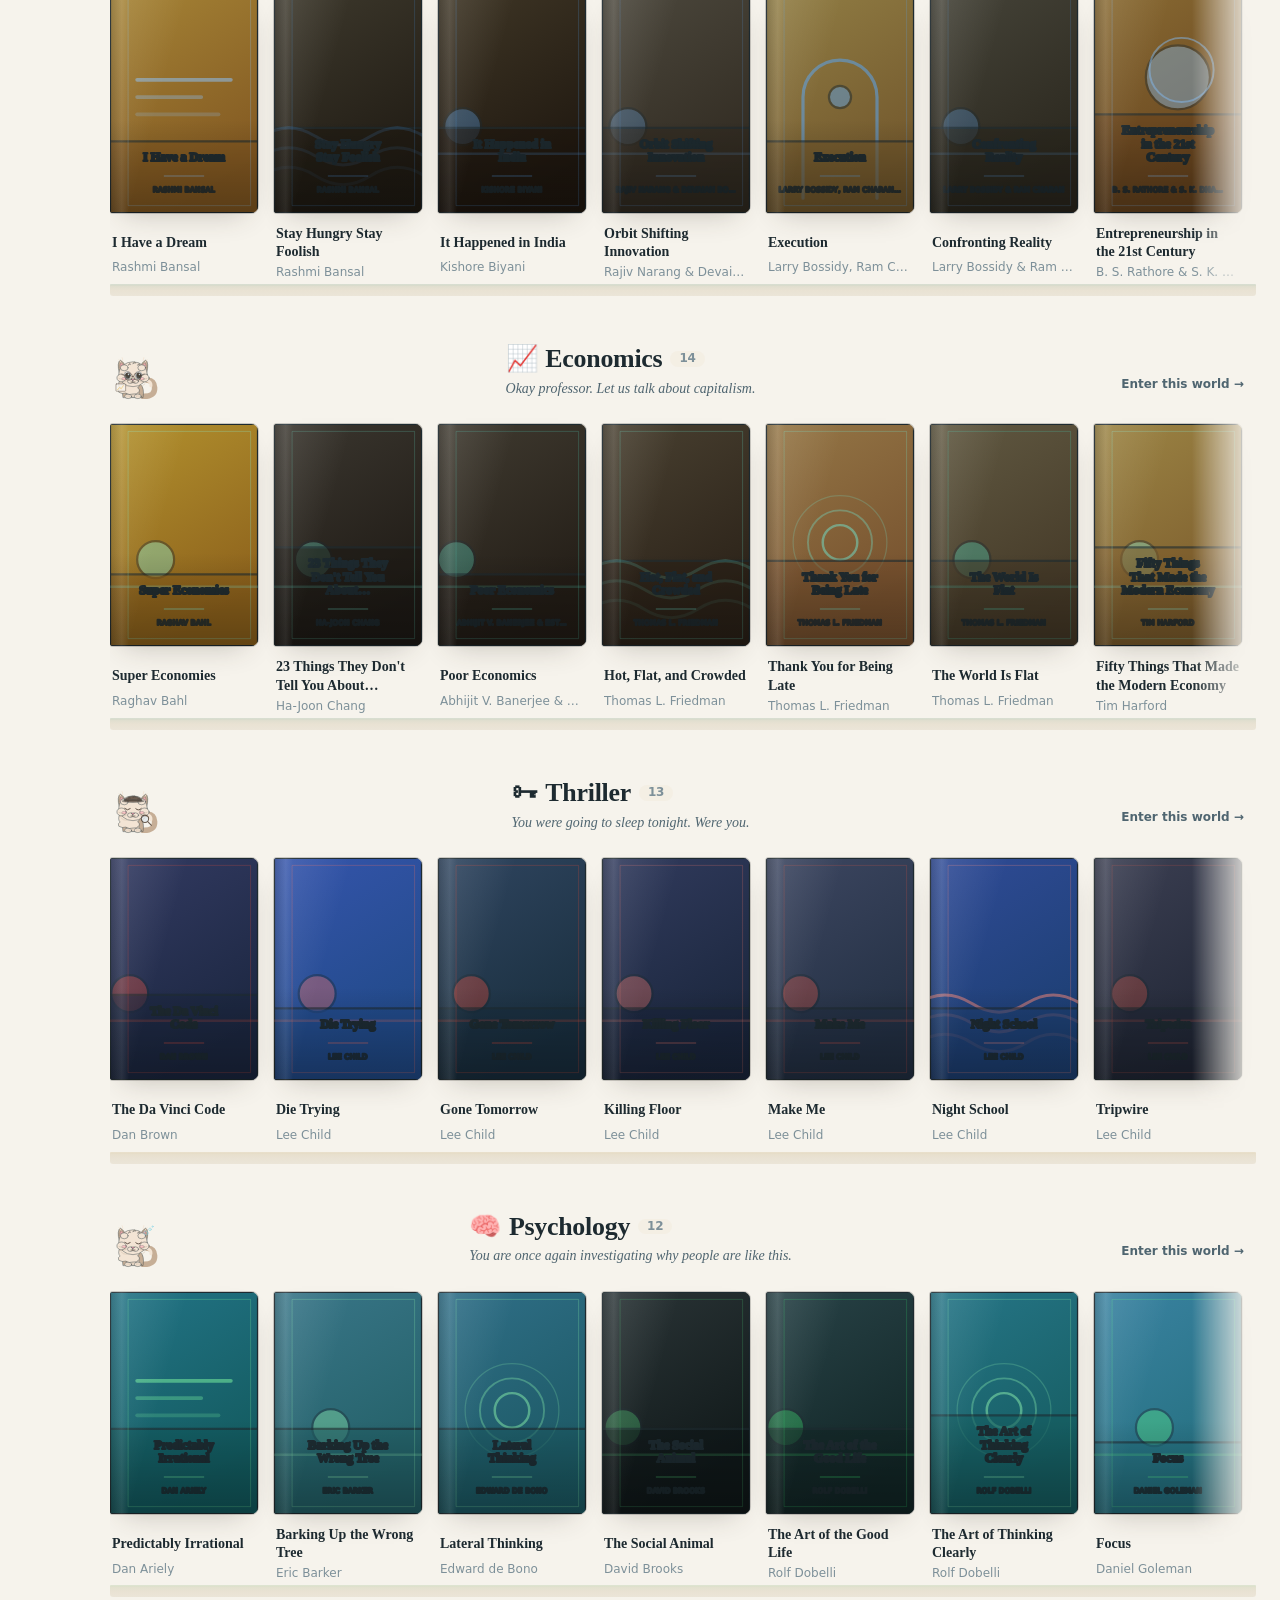
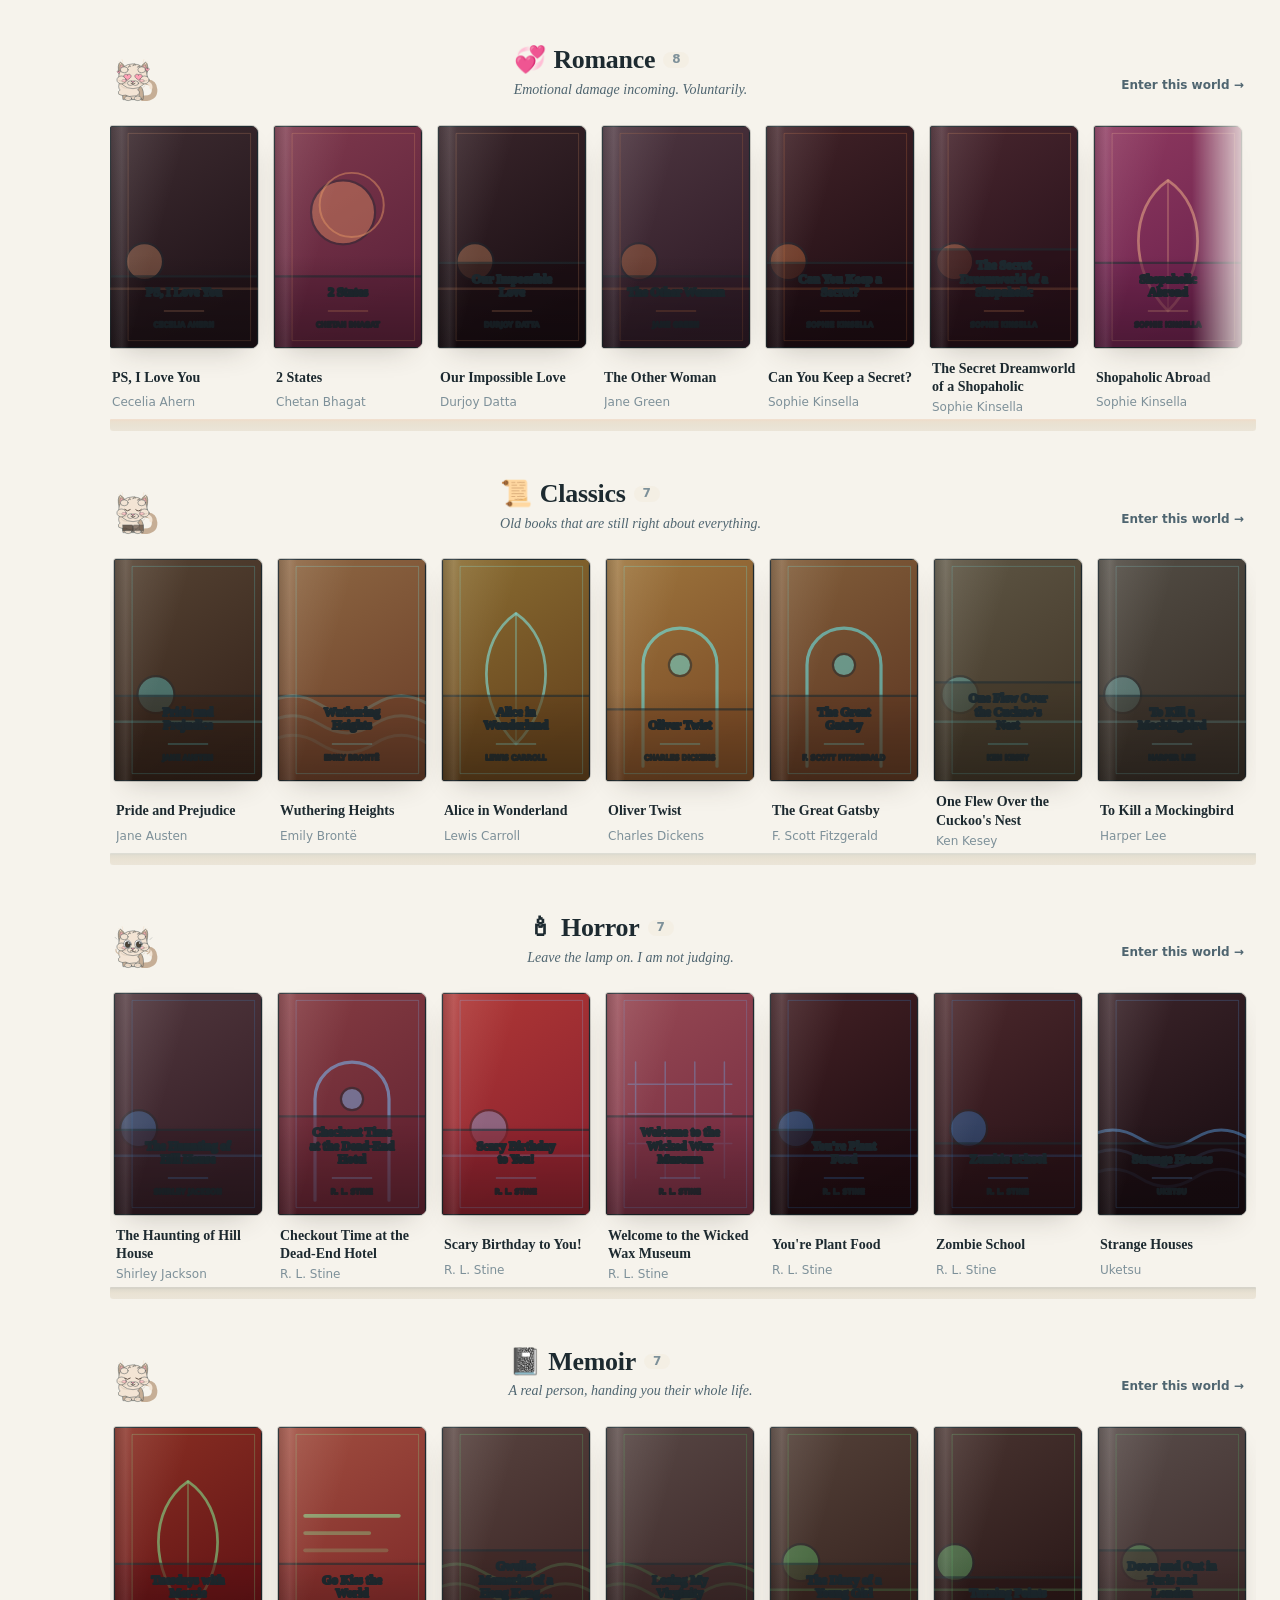
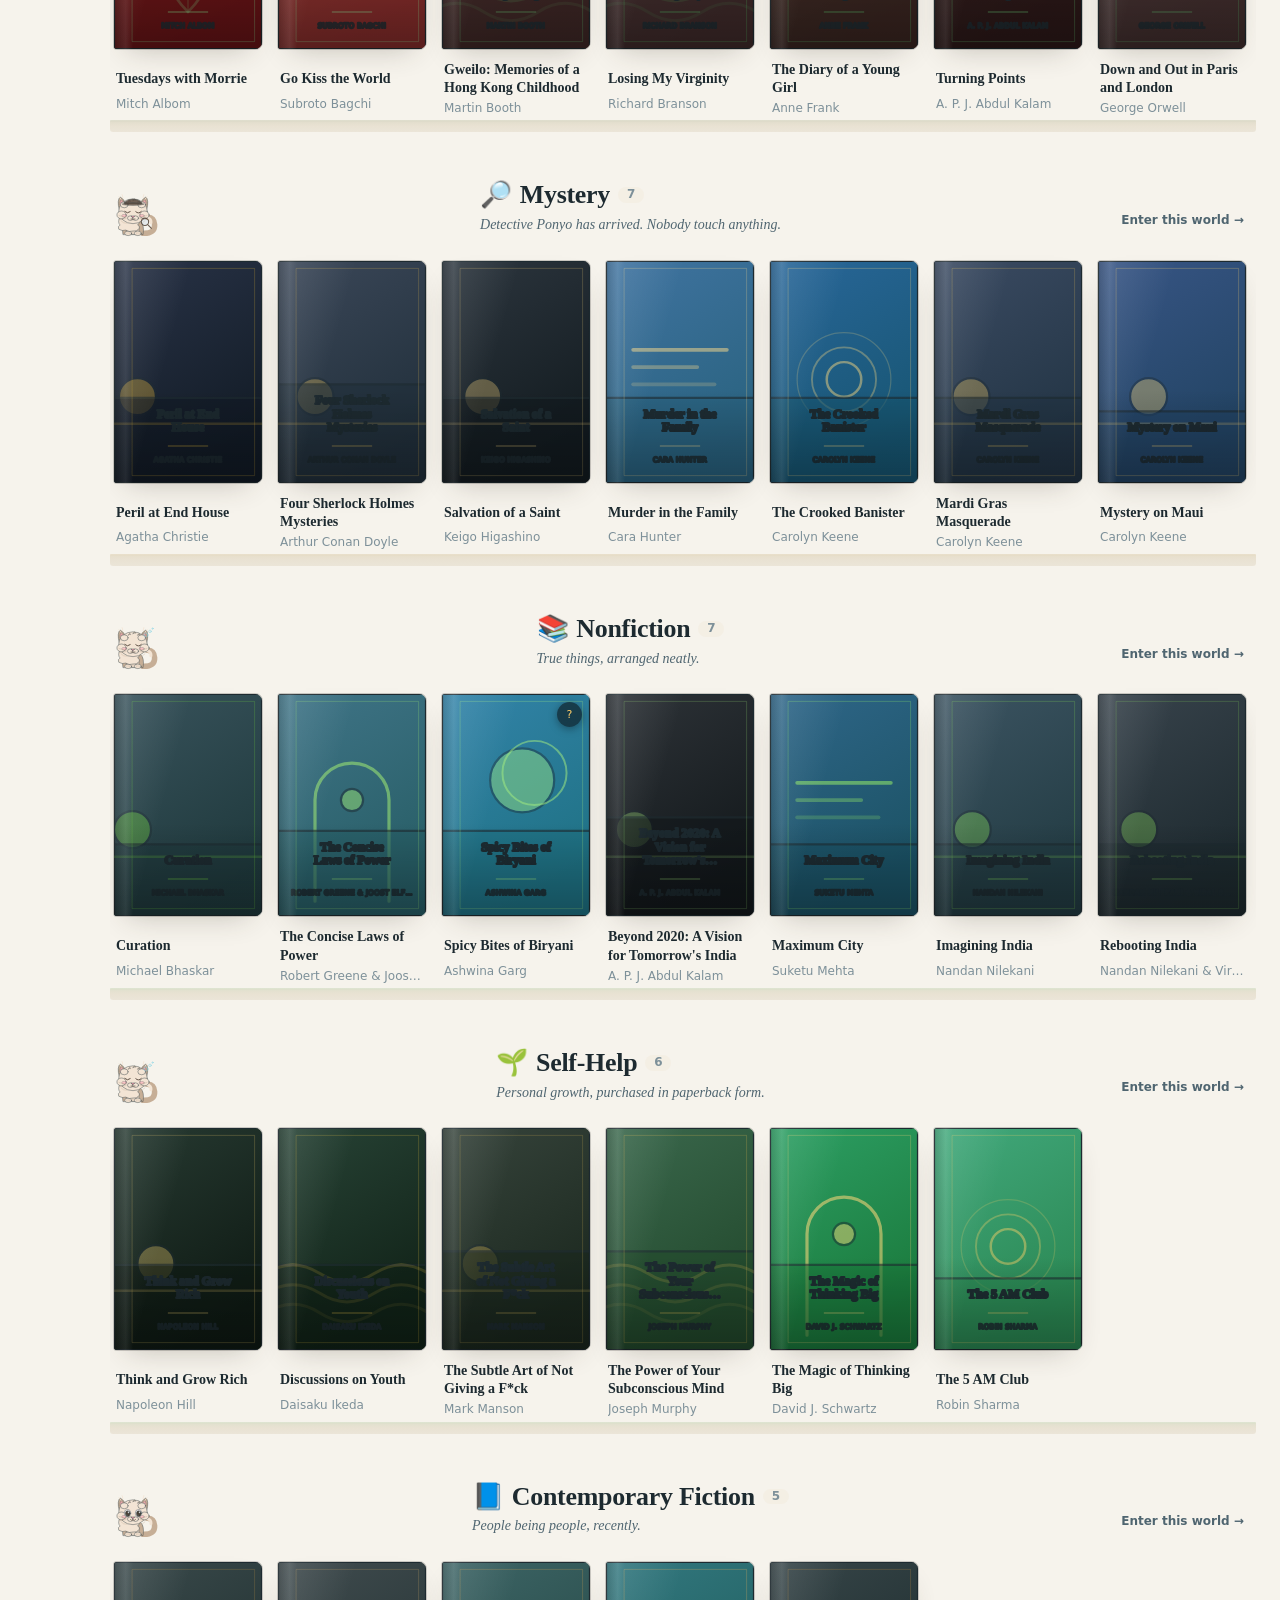
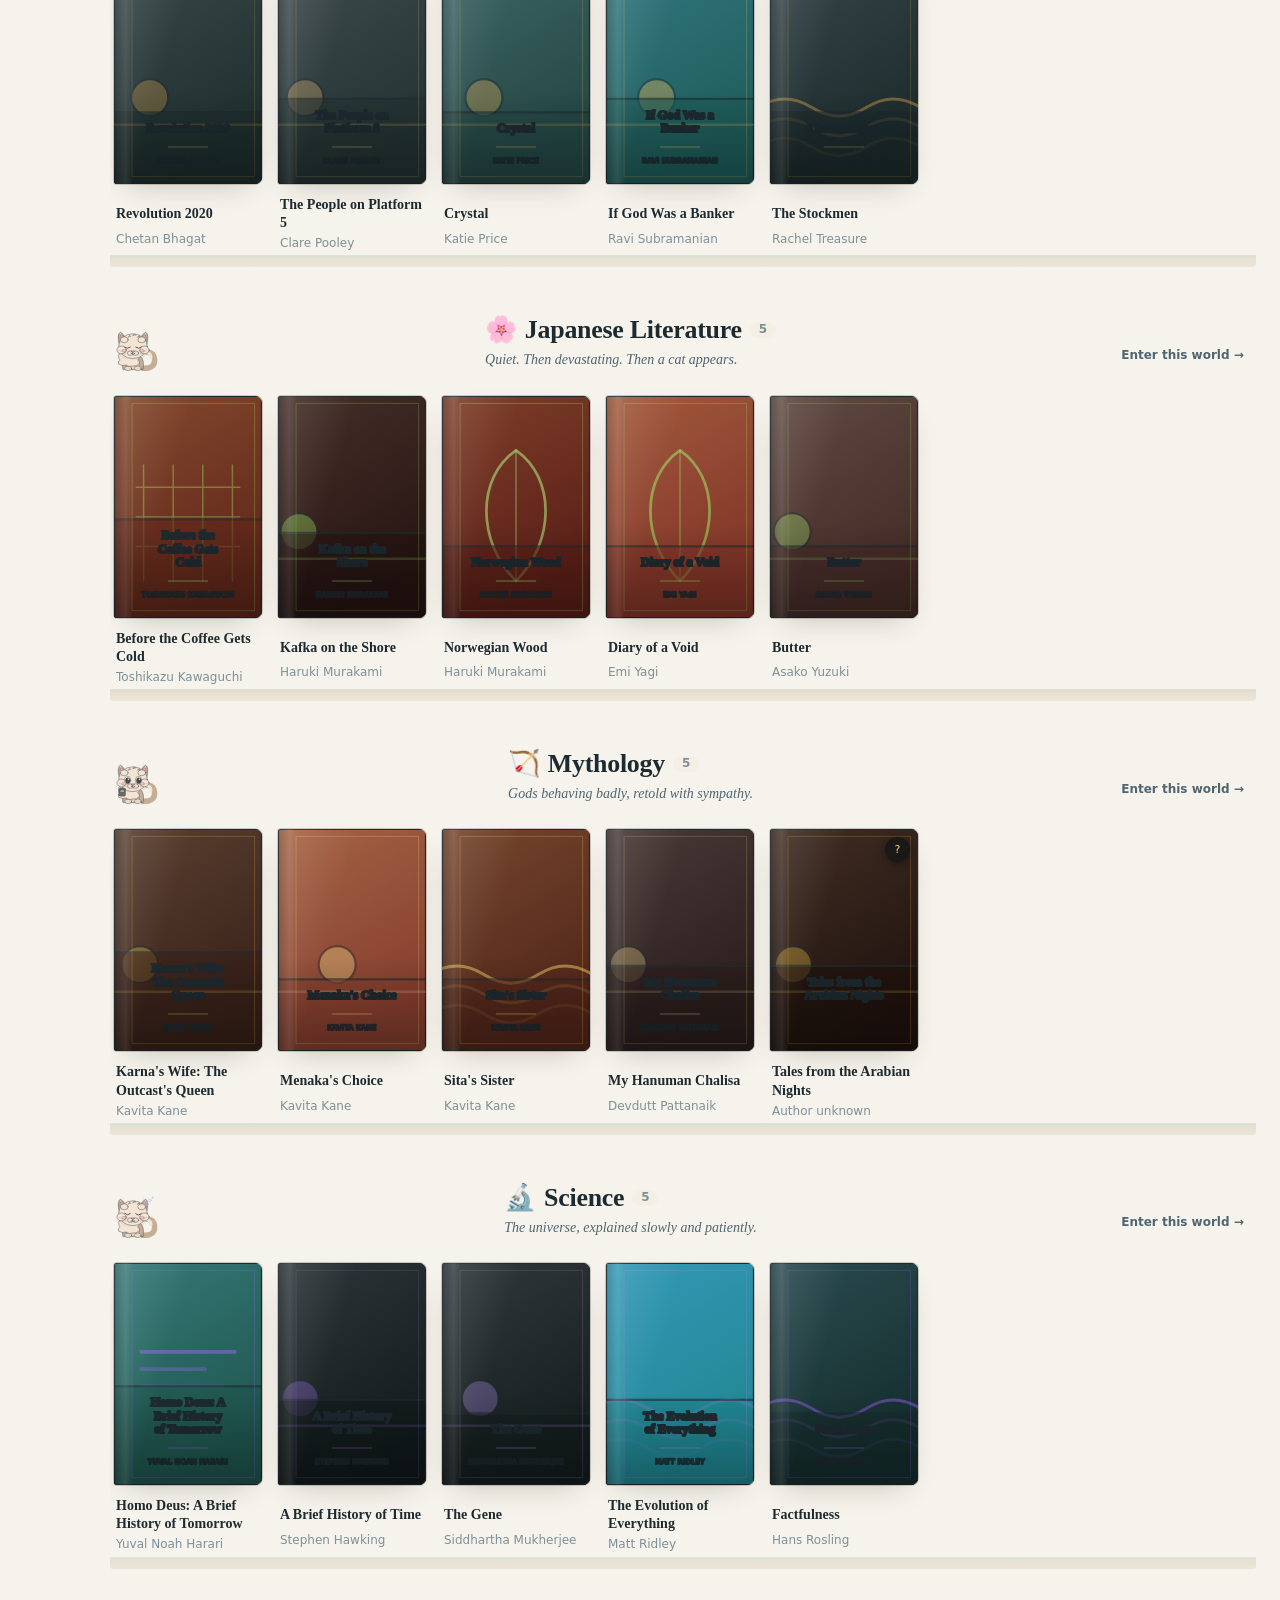
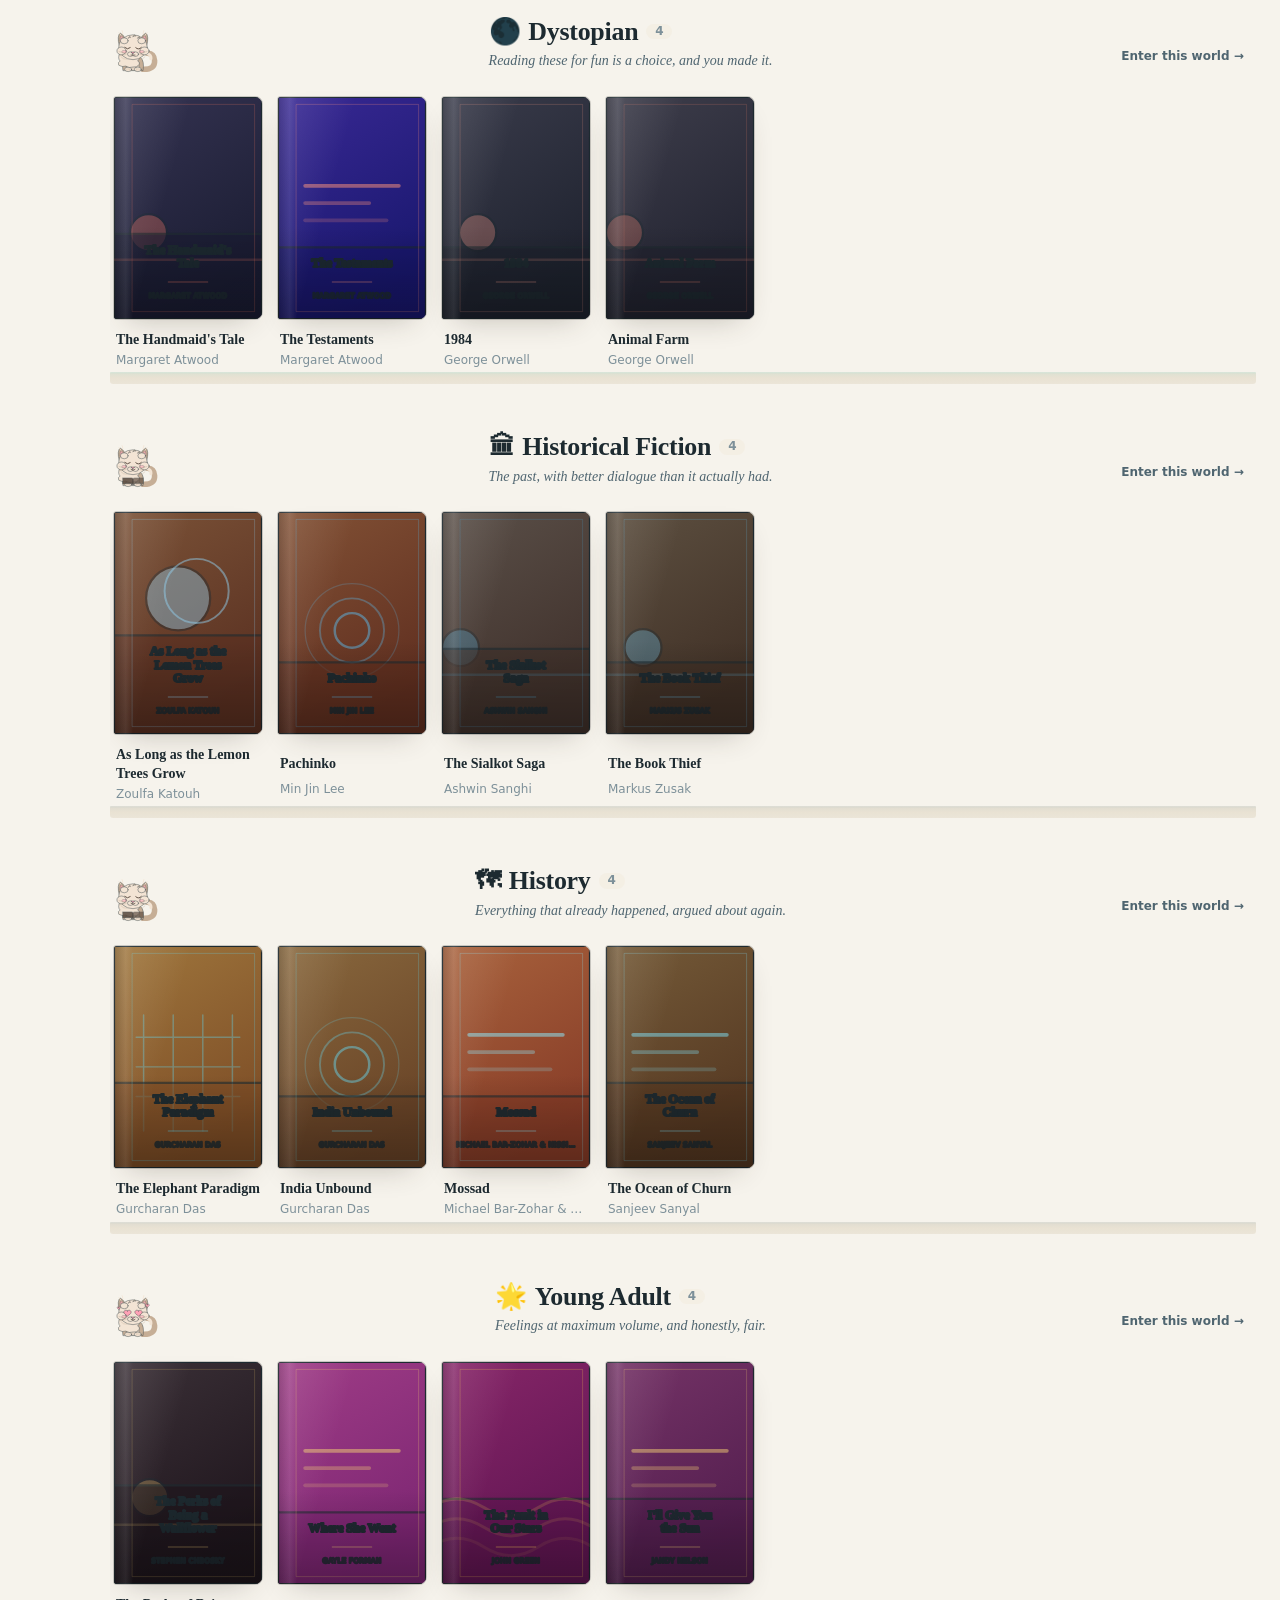
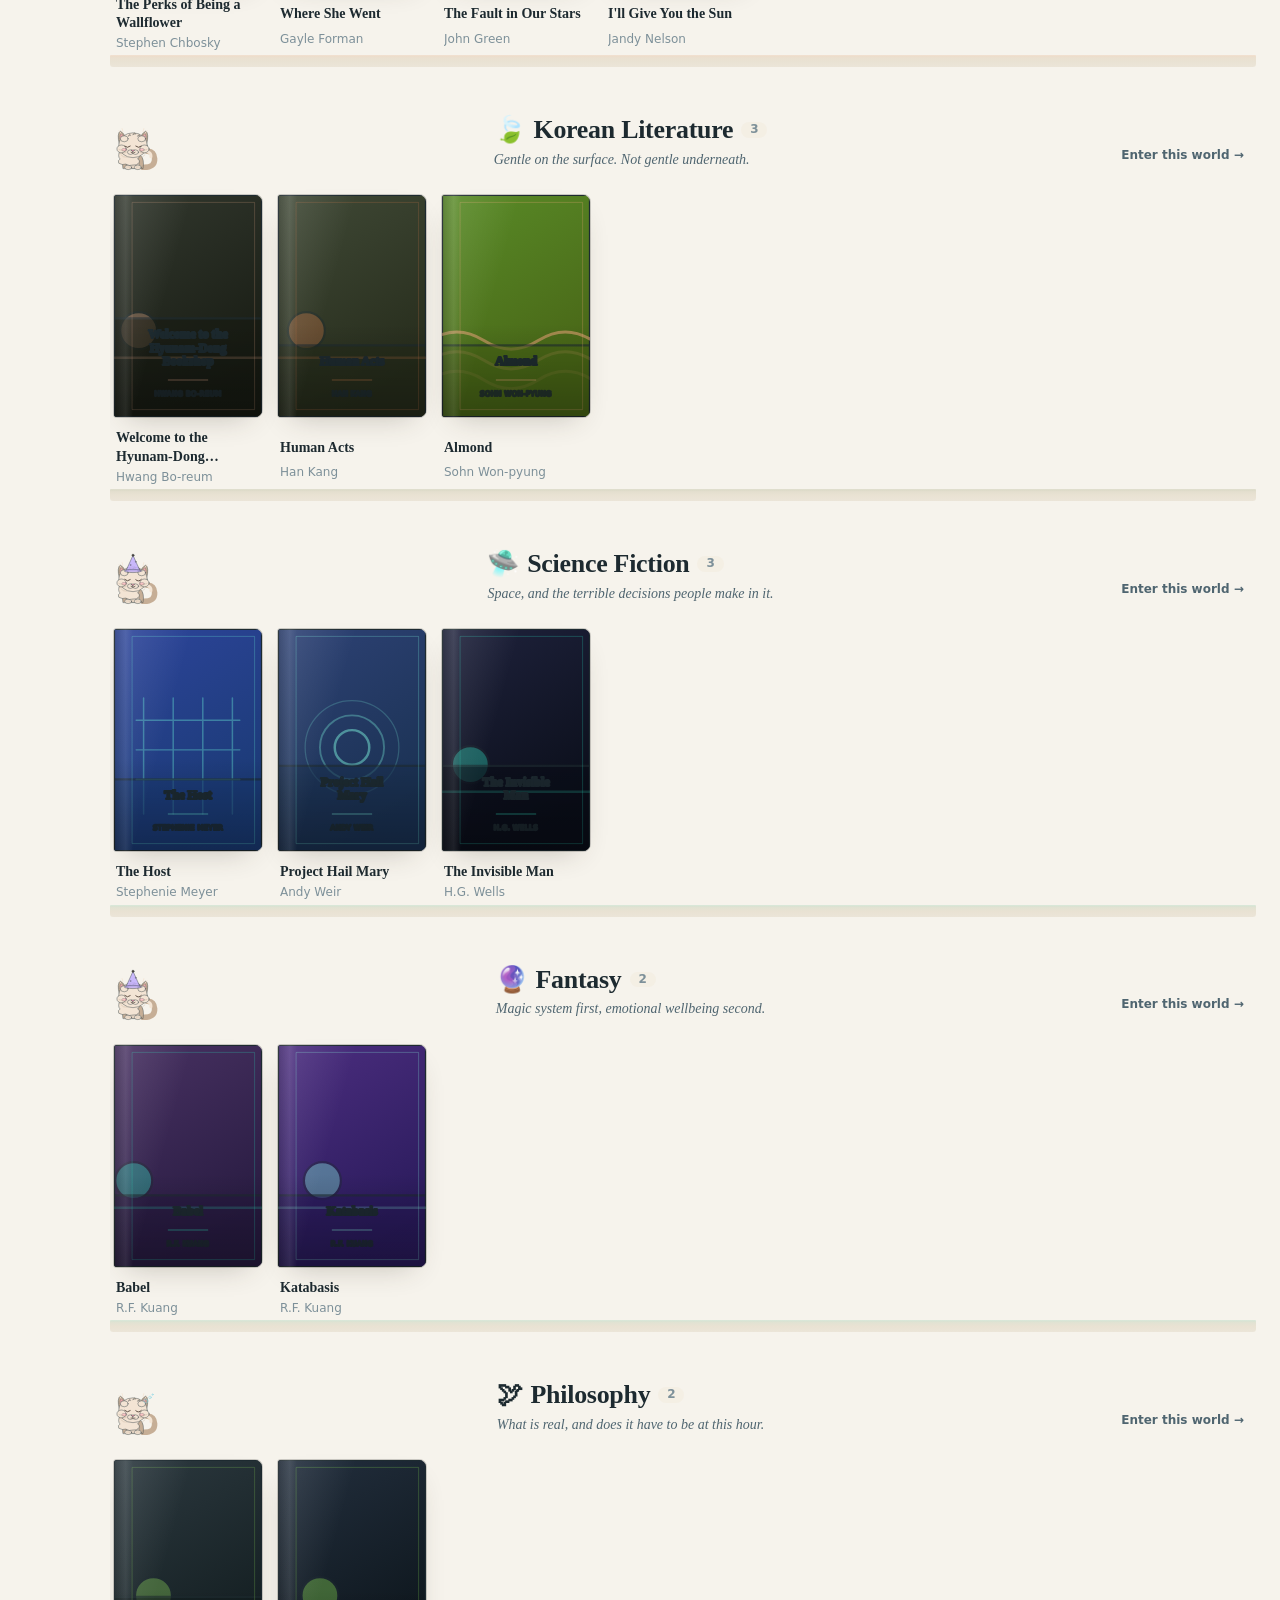
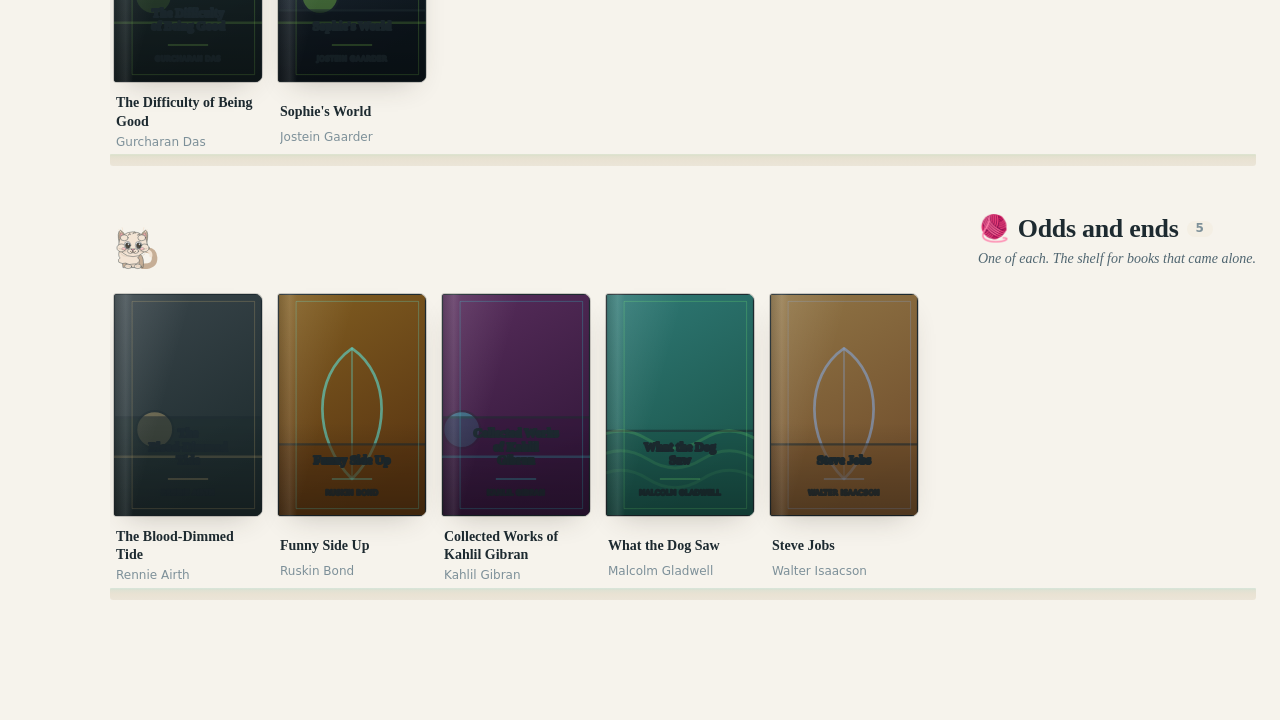
<file: tools/shot.html>
<!doctype html><html><head><meta charset="utf-8"><title>shot</title>
<style>
html,body{margin:0}
/*
  Kill the mood transition FOR THE PHOTOGRAPH ONLY.

  index.html has its stylesheets in the document from the first paint, so
  body text is the right colour immediately. This page fetches the shell
  and attaches the stylesheets afterwards, which means body colour starts
  at the initial black and then TRANSITIONS to the palette over 900ms —
  and a screenshot taken during that window shows near-black headings and
  looks exactly like a contrast bug that does not exist in the app.
*/
body, .world__layer, #view, .view { transition: none !important; }
/*
  And hold every entrance animation at its END state.

  CSS animations do not advance reliably in this headless configuration,
  so anything with `animation-fill-mode: both` and a delay is photographed
  at 0% — which is opacity 0. The landing page's door cards simply were
  not in the picture, and looked like a bug that did not exist.
*/
.lp, .lp__scene, .lp__door, .lp__bubble, .view, .genre-banner,
.book, .lmx { animation: none !important; }
</style></head><body>
<script>
// Real rAF here: this page is being photographed, so the scenery and the
// character should actually be laid out rather than stubbed.
window.__ready = false;
</script>
<script type="module">
/**
 * shot.html — boot the app for a screenshot.
 *
 * ?view=home|library|building|dna|stats|settings
 * ?room=<room id>    open a section in Library Mode
 * ?theme=<palette>
 * ?motion=off
 *
 * Uses the memory adapter, so photographing a page never touches her
 * real library.
 */
const params = new URLSearchParams(location.search);

const html = await (await fetch('/index.html')).text();
const doc = new DOMParser().parseFromString(html, 'text/html');
for (const l of doc.querySelectorAll('link[rel="stylesheet"]')) {
  const copy = l.cloneNode();
  copy.setAttribute('href', new URL(l.getAttribute('href'), location.origin).pathname);
  document.head.append(copy);
}
// Carry the <html> attributes across too. index.html ships data-theme
// and data-mood so the very first paint is in the right key; a harness
// that only copies <body> starts in a state the app never actually has.
for (const attr of doc.documentElement.attributes) {
  document.documentElement.setAttribute(attr.name, attr.value);
}
document.body.insertAdjacentHTML('beforeend', doc.body.innerHTML);
document.querySelectorAll('body > script').forEach((s) => { if (!s.type) s.remove(); });
// ?landing=1 photographs the front door instead of the app behind it.
// It needs its own mode because index.html cannot be screenshotted
// directly: its entrance animations are still at 0% when the load event
// fires, and its real IndexedDB boot never finishes under virtual time.
const wantLanding = params.get('landing') === '1';
if (!wantLanding) {
  document.getElementById('landing')?.remove();
  document.getElementById('app').hidden = false;
} else {
  document.getElementById('app')?.remove();
}

const { createMemoryAdapter } = await import('/src/storage/adapter.js');
const { createRepository } = await import('/src/storage/repository.js');
const { createStore, DEFAULT_PREFS } = await import('/src/state/store.js');
const { createCoverCache } = await import('/src/ui/cover-urls.js');
const { createApp } = await import('/src/ui/app.js');
const seed = await import('/src/data/seed-books.js');
const theme = await import('/src/theme/theme-manager.js');
const { loadPortraits } = await import('/src/data/portraits.js');

await loadPortraits();
const repo = createRepository(createMemoryAdapter());
await repo.init({ seedBooks: seed.SEED_BOOKS, seedVersion: seed.SEED_VERSION, retiredKeys: seed.RETIRED_KEYS });

const prefs = { ...DEFAULT_PREFS };
if (params.get('theme')) {
  // `theme` alone is not enough: applyPreferences re-resolves the palette
  // from the APPEARANCE dial, and "system" in headless is always dark —
  // so asking for the light palette and getting the dark one looked like
  // light mode was broken when it had simply been overruled.
  prefs.theme = params.get('theme');
  const scheme = theme.THEMES[prefs.theme]?.scheme === 'light' ? 'light' : 'dark';
  prefs.appearance = scheme;
  if (scheme === 'light') prefs.themeLight = prefs.theme;
  else prefs.themeDark = prefs.theme;
}
if (params.get('motion') === 'off') prefs.animations = false;
theme.applyPreferences(prefs);

if (wantLanding) {
  const { mountLanding } = await import('/src/ui/landing.js');
  mountLanding({ repo, onEnter() {} });
  // The entrance fade would otherwise be caught mid-way.
  document.querySelector('.lp')?.style.setProperty('animation', 'none');
  await new Promise((r) => setTimeout(r, 700));
  window.__ready = true;
  document.title = 'ready';
} else {

const store = createStore({
  prefs,
  ready: true,
  view: params.get('view') || 'library',
  genre: params.get('genre') || '',
  shelf: params.get('shelf') || 'all',
  room: params.get('room') || null,
  floor: Number(params.get('floor') || 0),
});
const cache = createCoverCache(repo);
const app = createApp({ repo, store, cache });
app.stage.setEnabled(prefs.animations !== false);
app.render();

// Give the layout, the cover cache and the camera a moment to settle.
await new Promise((r) => setTimeout(r, 900));
window.__ready = true;
document.title = 'ready';

}
</script>
</body></html>
</file>
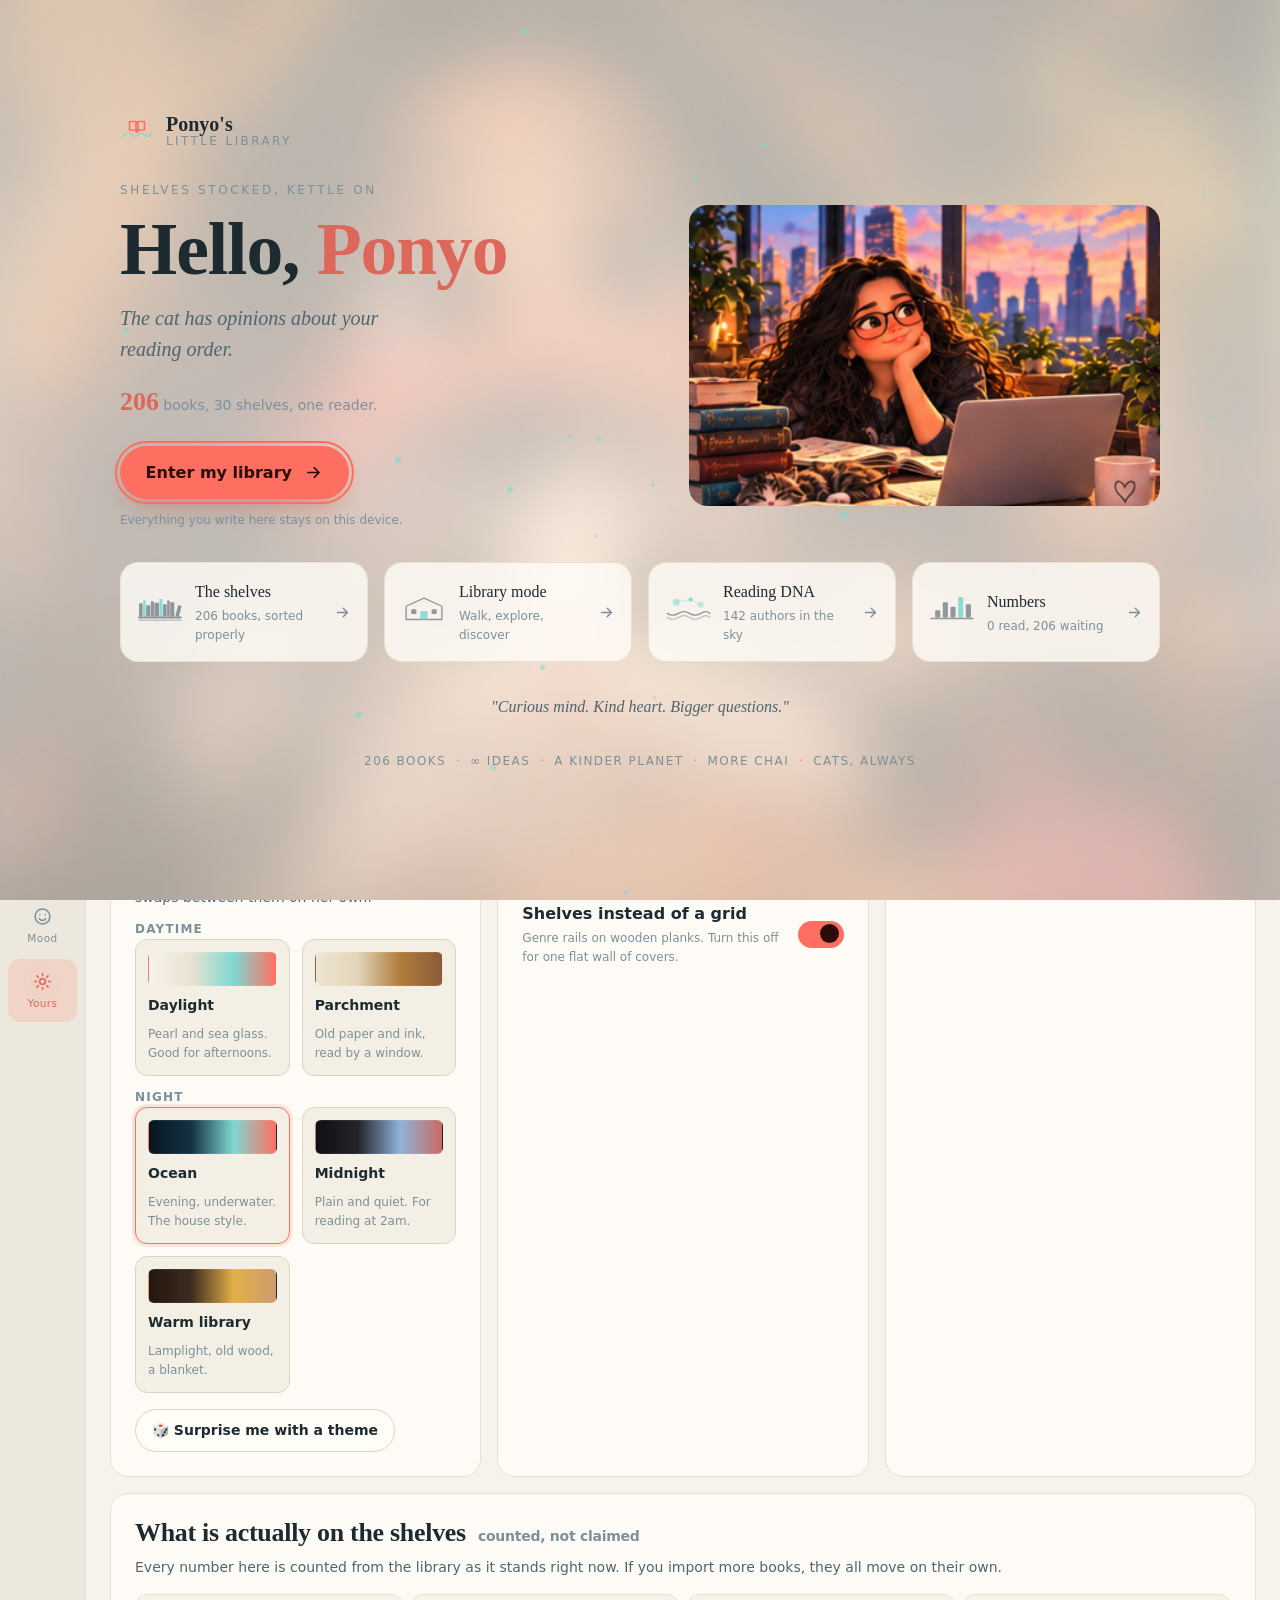
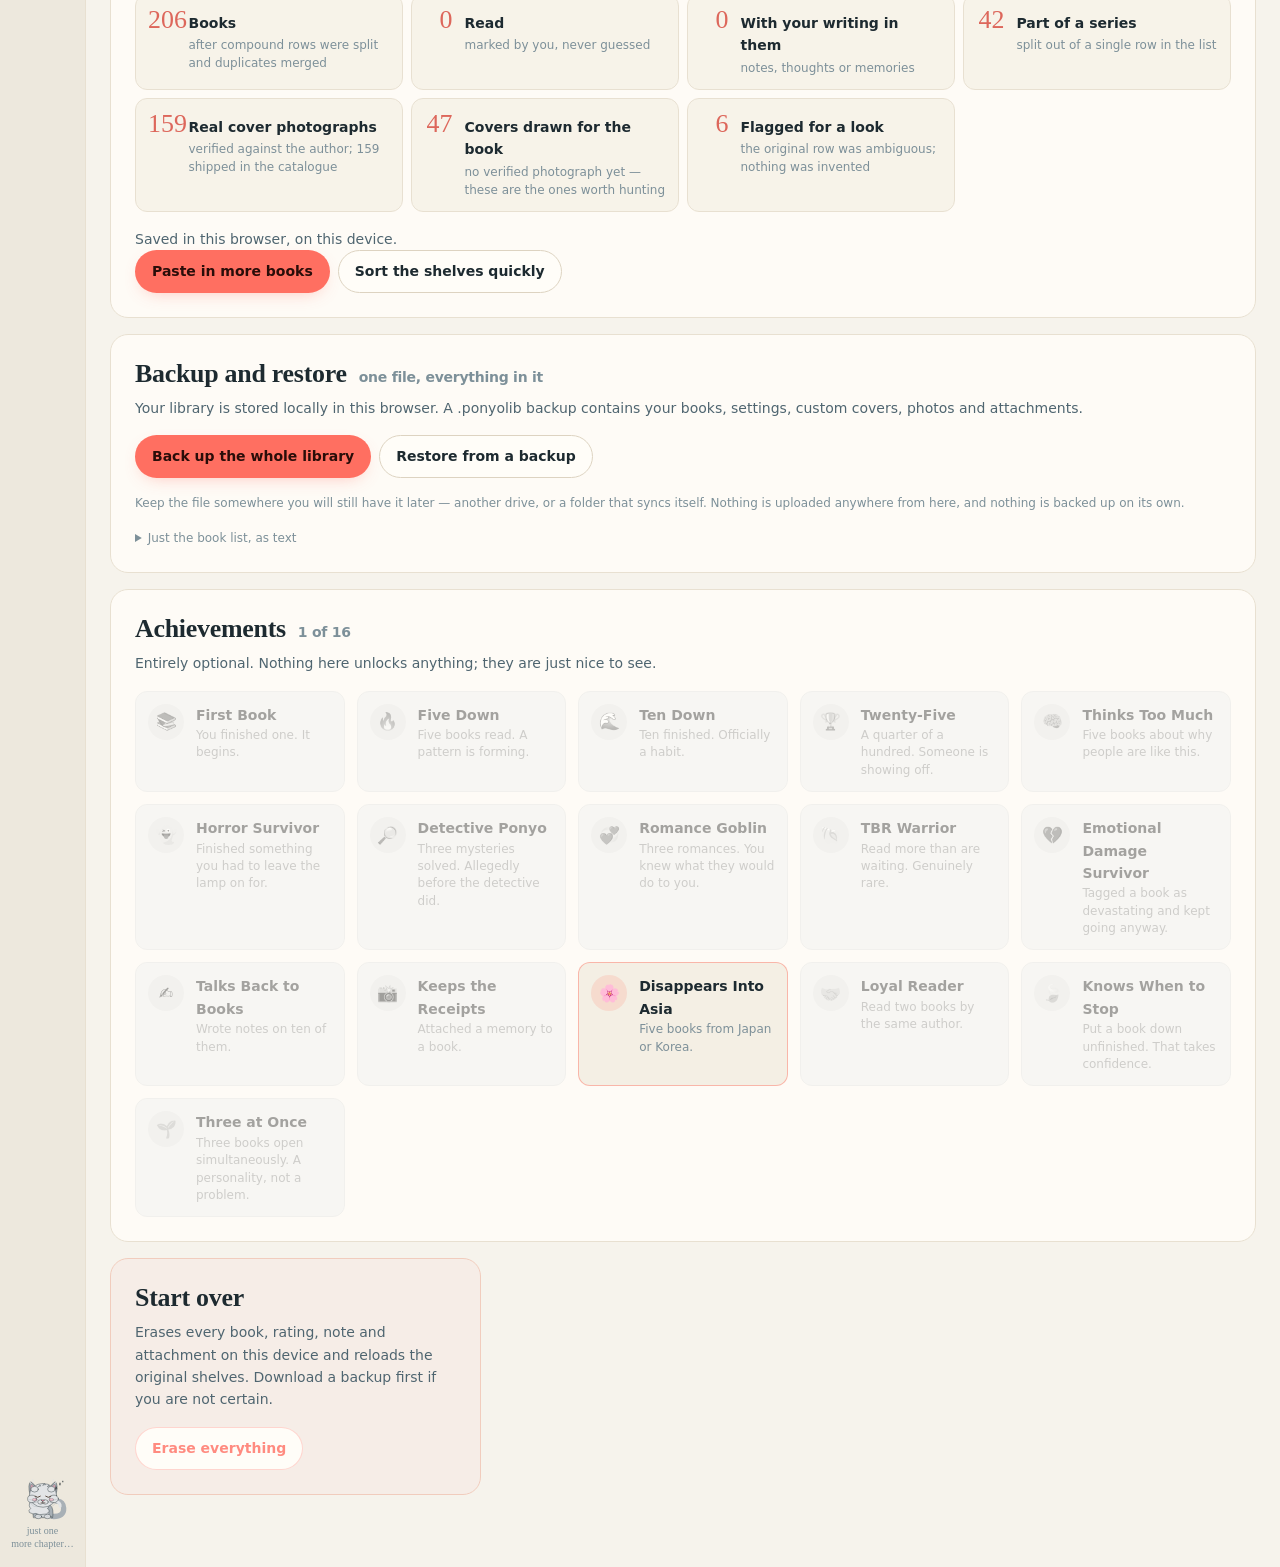
<file: tools/smoke.html>
<!doctype html><html><head><meta charset="utf-8"><title>smoke</title></head><body>
<pre id="out" style="font:12px monospace;white-space:pre-wrap"></pre>
<script>
// Everything in the app coalesces work onto rAF, which never fires under
// --virtual-time-budget. Stub it, and record anything that reached the
// console so a thrown error inside a render shows up as a failure rather
// than as a blank section.
window.requestAnimationFrame = (fn) => setTimeout(() => fn(performance.now()), 0);
window.__errors = [];
window.addEventListener('error', (e) => window.__errors.push(String(e.message)));
window.addEventListener('unhandledrejection', (e) => window.__errors.push(String(e.reason)));
const realError = console.error.bind(console);
console.error = (...args) => { window.__errors.push(args.map(String).join(' ')); realError(...args); };
</script>
<script type="module">
const out = document.getElementById('out');
const say = (s) => { out.textContent += s + '\n'; };
const tick = () => new Promise((r) => setTimeout(r, 0));
let fails = 0;
const ok = (cond, label, extra = '') => {
  if (!cond) fails += 1;
  say(`${cond ? 'PASS' : 'FAIL'}  ${label}${extra ? '  — ' + extra : ''}`);
};

say('start');
try {
  const html = await (await fetch('/index.html')).text();
  const doc = new DOMParser().parseFromString(html, 'text/html');
  for (const l of doc.querySelectorAll('link[rel="stylesheet"]')) {
    const copy = l.cloneNode();
    copy.setAttribute('href', new URL(l.getAttribute('href'), location.origin).pathname);
    document.head.append(copy);
  }
  document.body.insertAdjacentHTML('beforeend', `<div id="shell">${doc.body.innerHTML}</div>`);
  document.querySelectorAll('#shell script').forEach((s) => s.remove());
  document.getElementById('welcome')?.remove();
  // index.html ships its own empty #landing; the harness mounts its own.
  document.querySelector('#shell #landing')?.remove();
  document.getElementById('app').hidden = false;

  const M = {
    adapter: await import('/src/storage/adapter.js'),
    repo: await import('/src/storage/repository.js'),
    store: await import('/src/state/store.js'),
    cache: await import('/src/ui/cover-urls.js'),
    app: await import('/src/ui/app.js'),
    seed: await import('/src/data/seed-books.js'),
    theme: await import('/src/theme/theme-manager.js'),
    building: await import('/src/data/building.js'),
    portraits: await import('/src/data/portraits.js'),
    genres: await import('/src/data/genres.js'),
    worlds: await import('/src/theme/worlds.js'),
  };

  await M.portraits.loadPortraits();

  const repo = M.repo.createRepository(M.adapter.createMemoryAdapter());
  await repo.init({
    seedBooks: M.seed.SEED_BOOKS,
    seedVersion: M.seed.SEED_VERSION,
    retiredKeys: M.seed.RETIRED_KEYS,
  });
  const prefs = { ...M.store.DEFAULT_PREFS };
  M.theme.applyPreferences(prefs);
  const store = M.store.createStore({ prefs, ready: true });
  const cache = M.cache.createCoverCache(repo);
  const app = M.app.createApp({ repo, store, cache });
  app.stage.setEnabled(true);
  app.render();
  await tick();

  const view = document.getElementById('view');
  const books = repo.all();

  say('-- boot --');
  ok(store.state.view === 'library', 'the app opens on the shelves', store.state.view);
  ok(!('HOME' in M.store.VIEWS), 'there is no Home view to route to');

  say('-- every view renders --');
  for (const v of ['library', 'building', 'dna', 'stats', 'settings']) {
    const before = window.__errors.length;
    store.set({ view: v });
    await tick();
    ok(window.__errors.length === before && view.innerHTML.length > 400,
      `${v} renders without error`,
      window.__errors.slice(before).join(' | ') || `${view.innerHTML.length} chars`);
  }

  say('-- the landing page --');
  //
  // The landing page is the only way in, and it is deliberately not a
  // view — so it is tested by mounting it, not by routing to it.
  const landing = await import('/src/ui/landing.js');
  const host = document.createElement('section');
  host.id = 'landing';
  document.body.append(host);

  let entered = null;
  landing.mountLanding({ repo, host, onEnter(v) { entered = v; } });
  await tick();

  ok(host.querySelector('.lp'), 'it builds');
  ok(host.textContent.includes('Hello, Ponyo'), 'it says Hello, Ponyo');
  ok(host.querySelector('.lp__title em')?.textContent === 'Ponyo', 'her name is its own element');
  ok(host.querySelector('.lp__scene .scene__img, .lp .scene--empty'),
    'the hero has artwork (or an honest empty frame)');
  ok(host.querySelectorAll('.cat').length >= 0, 'the kitten module rendered');

  say('-- every number on it is counted --');
  const shown = host.querySelector('.lp__count strong')?.textContent;
  ok(Number(shown) === books.length, 'the landing shows the real book count', `${shown} vs ${books.length}`);

  const genreCount = new Set(books.map((b) => (b.genre || '').trim()).filter(Boolean)).size;
  const authorCount = new Set(books.map((b) => b.author).filter((a) => a && a !== 'Author unknown')).size;
  const doorNotes = [...host.querySelectorAll('.lp__door-note')].map((n) => n.textContent.trim());
  ok(doorNotes.some((t) => t.startsWith(`${books.length} book`)), 'the shelves door counts books', doorNotes[0]);
  ok(doorNotes.some((t) => t.startsWith(`${authorCount} author`)), 'the DNA door counts authors', doorNotes[2]);
  ok(host.textContent.includes(`${genreCount} shelves`), 'and the shelf count is real');

  // Add a book and confirm a freshly built landing moves with it.
  const added = repo.add({ title: 'A Test Of The Counting', author: 'Nobody', genre: 'Poetry' });
  host.innerHTML = '';
  landing.mountLanding({ repo, host, onEnter() {} });
  await tick();
  ok(Number(host.querySelector('.lp__count strong').textContent) === books.length + 1,
    'adding a book changes the number on it');
  repo.remove(added.id);

  say('-- and it lets her through --');
  host.innerHTML = '';
  landing.mountLanding({ repo, host, onEnter(v) { entered = v; } });
  await tick();
  host.querySelector('[data-lp-door="dna"]').click();
  await new Promise((r) => setTimeout(r, 950));
  ok(entered === 'dna', 'a door opens its destination', String(entered));
  ok(!document.querySelector('#landing .lp'), 'and the landing page removes itself');
  host.remove();
  store.set({ view: 'library' });
  await tick();

  say('-- the rail --');
  const rail = document.querySelector('.rail');
  ok(Boolean(rail), 'the sidebar exists');
  const railLabels = [...rail.querySelectorAll('.rail__btn span:last-child')]
    .map((s) => s.textContent.trim());
  for (const wanted of ['Landing', 'Shelves', 'Library mode', 'Reading DNA',
    'Numbers', 'Surprise me', 'Mood']) {
    ok(railLabels.includes(wanted), `it has ${wanted}`, railLabels.join(' · '));
  }
  ok(rail.querySelector('[data-action="landing"]'), 'the first button goes back to the front door');
  ok(rail.querySelector('[data-rail-cat] .cat'), 'and a kitten sits at the bottom of it');

  say('-- genre worlds are actually different --');
  //
  // The claim being tested is "changing genre changes the room", so the
  // check is that two genres disagree about every channel: the artwork
  // panel, the world, the kitten's mood AND the kitten's coat. A genre
  // system that only recoloured would pass three of those and fail here.
  const SC2 = await import('/src/data/scenes.js');
  const CAT2 = await import('/src/ui/cat.js');
  const G = await import('/src/data/genres.js');

  const sampled = ['Horror', 'Romance', 'Economics', "Children's", 'Psychology', 'Mystery']
    .filter((g) => books.some((b) => b.genre === g))
    .map((g) => {
      const mood = G.genreMeta(g).mood;
      return {
        g,
        scene: SC2.sceneFor(SC2.roleForGenre(g), 'x')?.id,
        world: mood,
        cat: CAT2.catForWorld(mood),
        coat: CAT2.catCoatForWorld(mood),
      };
    });
  say(`     ${sampled.map((s) => `${s.g}: ${s.scene} / ${s.world} / ${s.cat} / ${s.coat}`).join('\n     ')}`);

  ok(new Set(sampled.map((s) => s.scene)).size === sampled.length,
    'every sampled genre gets its own artwork panel');
  ok(new Set(sampled.map((s) => s.world)).size >= 4, 'and its own world',
    String(new Set(sampled.map((s) => s.world)).size));
  ok(new Set(sampled.map((s) => s.cat)).size >= 4, 'and its own kitten mood',
    String(new Set(sampled.map((s) => s.cat)).size));
  ok(new Set(sampled.map((s) => s.coat)).size >= 3, 'and its own kitten coat',
    String(new Set(sampled.map((s) => s.coat)).size));

  // Every world must name a coat that exists.
  const badCoats = Object.keys(M.worlds.WORLDS)
    .map((id) => [id, CAT2.catCoatForWorld(id)])
    .filter(([, c]) => !CAT2.COATS[c]);
  ok(badCoats.length === 0, 'every world names a real coat',
    badCoats.map(([id]) => id).join(', ') || `${Object.keys(M.worlds.WORLDS).length} worlds`);

  // And the stage itself renders the scene, the weather and the kitten.
  store.set({ view: 'library', genre: 'Horror' });
  await tick();
  const stage = view.querySelector('.stage');
  ok(Boolean(stage), 'a genre renders a full stage rather than a card');
  ok(stage.querySelector('.stage__scene .scene__img'), 'with her artwork in it');
  ok(stage.querySelector('.stage__weather[data-weather]'), 'with that world\'s weather');
  ok(stage.querySelector('.stage__cat .cat'), 'and the kitten beside the words');
  store.set({ genre: '' });
  await tick();

  say('-- the building --');
  const plan = M.building.planBuilding(books);
  ok(plan.floors.length >= 2 && plan.floors.length <= 3, 'two or three floors', String(plan.floors.length));
  const rooms = plan.floors.flatMap((f) => f.rooms);
  ok(rooms.length > 6, 'more than six rooms in total', String(rooms.length));

  const specials = rooms.filter((r) => r.kind === 'special').map((r) => r.id);
  ok(specials.includes('__study'), 'the study exists');
  ok(specials.includes('__gossip'), 'the whispering corner exists');
  ok(specials.includes('__glasshouse'), 'the glasshouse exists');

  // Every book must live in exactly one room.
  const seen = new Map();
  for (const room of rooms.filter((r) => r.kind !== 'special')) {
    for (const b of M.building.booksInRoom(room, books)) {
      seen.set(b.id, (seen.get(b.id) ?? 0) + 1);
    }
  }
  ok(seen.size === books.length, 'every book is in a room', `${seen.size}/${books.length}`);
  ok([...seen.values()].every((n) => n === 1), 'and in exactly one');

  // Rooms must not overlap each other.
  let overlaps = 0;
  for (const f of plan.floors) {
    for (let i = 0; i < f.rooms.length; i += 1) {
      for (let j = i + 1; j < f.rooms.length; j += 1) {
        const a = f.rooms[i]; const b = f.rooms[j];
        if (a.x < b.x + b.w && a.x + a.w > b.x && a.y < b.y + b.h && a.y + a.h > b.y) overlaps += 1;
      }
    }
  }
  ok(overlaps === 0, 'no two rooms overlap', String(overlaps));

  // Stairs must connect every floor to its neighbours.
  const stairTargets = plan.floors.map((f) => f.stairs.map((s) => s.to).sort().join(','));
  ok(plan.floors.every((f, i) => {
    const wanted = [];
    if (i > 0) wanted.push(i - 1);
    if (i < plan.floors.length - 1) wanted.push(i + 1);
    return wanted.sort().join(',') === stairTargets[i];
  }), 'every floor has the stairs it needs', stairTargets.join(' / '));

  // Coverage, not one-room-per-genre: once she owns more genres than the
  // building has rooms, the tail shares the stacks. No genre may go
  // missing, and no room may invent one.
  const ownedGenres = new Set(books.map((b) => b.genre).filter(Boolean));
  const covered = new Set(rooms.filter((r) => r.kind !== 'special').flatMap((r) => r.genres));
  ok(covered.size === ownedGenres.size, 'every genre she owns is reachable in some room',
    `${covered.size}/${ownedGenres.size}`);
  ok([...covered].every((g) => ownedGenres.has(g)), 'no room claims a genre she does not own');
  ok(rooms.filter((r) => r.kind !== 'special' && r.genres.length > 1).length <= 1,
    'at most one room is a catch-all');
  ok(plan.floors.every((f) => f.rooms.every((r) =>
    r.x >= 0 && r.x + r.w <= M.building.FLOOR_W && r.y >= 0 && r.y + r.h <= M.building.FLOOR_H)),
  'every room is inside the floor');

  say('-- collision --');
  const floor0 = plan.floors[0];
  ok(floor0.solids.length > 20, 'the ground floor has a real collision list', String(floor0.solids.length));

  // Walk west out of the hall. She must MOVE, and she must STOP: the
  // pair matters, because a mover that never budges also never escapes,
  // and only one of those is collision working.
  const spawn = floor0.spawn;
  let p = { ...spawn };
  for (let i = 0; i < 300; i += 1) p = M.building.moveWithCollision(p, -12, 0, floor0.solids);
  ok(p.x < spawn.x - 100, 'she can actually walk west across the hall', `x=${Math.round(p.x)}`);
  ok(p.x >= M.building.BODY, 'and she never gets outside the building', `x=${Math.round(p.x)}`);

  // Nothing may pass through an outer wall, from anywhere on the floor.
  let escaped = 0;
  for (let y = 60; y < M.building.FLOOR_H - 60; y += 40) {
    let probe2 = { x: 900, y };
    if (M.building.moveWithCollision(probe2, 0, 0, floor0.solids).hit) continue;
    for (let i = 0; i < 200; i += 1) probe2 = M.building.moveWithCollision(probe2, -14, 0, floor0.solids);
    if (probe2.x < M.building.BODY - 1) escaped += 1;
  }
  ok(escaped === 0, 'no row of the floor lets her through the west wall', String(escaped));

  // Walk into a run of shelving from the aisle and confirm it stops her.
  //
  // A room can hold two runs, so the start point has to be the open
  // floor between the doorway and the run NEAREST the doorway — picking
  // a run at random lands her standing inside the other one, which
  // reads as "collision is broken" when it is in fact working perfectly.
  const genreRoom = floor0.rooms.find((r) => r.kind !== 'special');
  const runs = M.building.shelvesOf(genreRoom);
  const fromDoor = genreRoom.door === 'south' ? 1 : -1;   // +1 = door is below
  const shelf = runs.reduce((best, run) =>
    (fromDoor > 0 ? run.y > best.y : run.y < best.y) ? run : best, runs[0]);

  const startY = fromDoor > 0 ? shelf.y + shelf.h + 58 : shelf.y - 58;
  let q = { x: shelf.x + shelf.w / 2, y: startY };
  ok(!M.building.moveWithCollision(q, 0, 0, floor0.solids).hit,
    'the aisle in front of the shelving is clear', `y=${Math.round(startY)}`);

  for (let i = 0; i < 80; i += 1) q = M.building.moveWithCollision(q, 0, -fromDoor * 8, floor0.solids);
  const stoppedShort = fromDoor > 0 ? q.y > shelf.y + shelf.h : q.y < shelf.y;
  ok(q.y !== startY && stoppedShort, 'and a run of shelving stops her',
    `moved ${Math.round(Math.abs(q.y - startY))} units to y=${Math.round(q.y)}, shelf spans ${shelf.y}-${shelf.y + shelf.h}`);

  // The doorway must be walkable: step through it from the hall.
  let r2 = { ...genreRoom.stand };
  const inward = genreRoom.door === 'south' ? -1 : 1;
  for (let i = 0; i < 40; i += 1) r2 = M.building.moveWithCollision(r2, 0, inward * 8, floor0.solids);
  ok(M.building.insideRoom(genreRoom, r2.x, r2.y), 'the doorway is walkable',
    `${Math.round(r2.x)},${Math.round(r2.y)} into ${genreRoom.label}`);

  // ...and the wall beside the doorway must NOT be.
  let beside = { x: genreRoom.x + 40, y: genreRoom.stand.y };
  for (let i = 0; i < 40; i += 1) beside = M.building.moveWithCollision(beside, 0, inward * 8, floor0.solids);
  ok(!M.building.insideRoom(genreRoom, beside.x, beside.y),
    'the wall beside the doorway is not', `${Math.round(beside.x)},${Math.round(beside.y)}`);

  // EVERY doorway, on EVERY floor, must be walkable.
  //
  // This is the assertion that matters most in the whole file. Testing
  // one room found nothing while a solid reception desk sat squarely
  // across the Mystery doorway, making an entire section of the library
  // unreachable with nothing on screen to explain why.
  const unreachable = [];
  const blockedByFurniture = [];
  for (const f of plan.floors) {
    for (const room of f.rooms) {
      const step = room.door === 'south' ? [0, -8]
        : room.door === 'north' ? [0, 8]
          : room.door === 'east' ? [-8, 0] : [8, 0];
      let walk = { ...room.stand };
      for (let i = 0; i < 60; i += 1) {
        walk = M.building.moveWithCollision(walk, step[0], step[1], f.solids);
      }
      if (!M.building.insideRoom(room, walk.x, walk.y)) {
        unreachable.push(`${f.name}/${room.label}`);
      }
      // And nothing solid may sit in the doorway rectangle itself.
      for (const prop of f.props.filter((p) => p.solid)) {
        const d = room.doorway;
        if (prop.x < d.x + d.w && prop.x + prop.w > d.x
          && prop.y < d.y + d.h && prop.y + prop.h > d.y) {
          blockedByFurniture.push(`${prop.kind} in ${room.label}'s doorway`);
        }
      }
    }
  }
  ok(unreachable.length === 0, 'every room on every floor can be walked into',
    unreachable.join(', ') || `${plan.floors.reduce((n, f) => n + f.rooms.length, 0)} rooms`);
  ok(blockedByFurniture.length === 0, 'no furniture stands in a doorway',
    blockedByFurniture.join(', ') || 'clear');

  // Furniture must stay inside the hall band. This is the rule that
  // keeps it out of the doorways in the first place; the check above
  // catches a violation, this one catches it with a useful message.
  const strays = [];
  for (const f of plan.floors) {
    for (const prop of f.props) {
      if (prop.y < M.building.HALL_TOP || prop.y + prop.h > M.building.HALL_BOTTOM
        || prop.x < M.building.HALL_WEST || prop.x + prop.w > M.building.HALL_EAST) {
        strays.push(`${prop.kind} on ${f.name} at ${prop.x},${prop.y}`);
      }
    }
  }
  ok(strays.length === 0, 'all furniture is inside the hall band',
    strays.join('; ') || `${M.building.HALL_WEST}..${M.building.HALL_EAST} x ${M.building.HALL_TOP}..${M.building.HALL_BOTTOM}`);

  // Solid furniture must actually be solid.
  const table = plan.floors[0].props.find((p) => p.kind === 'table' && p.solid);
  let intoTable = { x: table.x + table.w / 2, y: table.y - 60 };
  for (let i = 0; i < 40; i += 1) intoTable = M.building.moveWithCollision(intoTable, 0, 8, floor0.solids);
  ok(intoTable.y < table.y, 'a table is something you walk around',
    `stopped at y=${Math.round(intoTable.y)}, table starts at ${table.y}`);

  // Standing on the threshold must offer the room.
  const offered = M.building.doorwayAt(floor0, genreRoom.stand.x, genreRoom.stand.y);
  ok(Boolean(offered), 'standing on the threshold offers a room', offered?.label ?? 'nothing');
  ok(!M.building.doorwayAt(floor0, spawn.x, spawn.y), 'the middle of the hall offers nothing');

  say('-- a door in the building opens THE genre, not a copy of it --');
  //
  // This is the whole integration in one block. Walking through a genre
  // door must land on the shelves' own genre view — same stage, same
  // filter bar, same cards — and not on a Library-Mode rendering of the
  // same books, because a second genre screen is a second thing to
  // drift out of step.
  store.set({ view: 'building', floor: 0, room: null, genre: '', fromBuilding: null });
  await tick();
  ok(document.querySelector('[data-lm-viewport]'), 'the floor has a viewport');
  ok(document.querySelector('[data-lm-walker]'), 'the character is on the floor');

  const target = floor0.rooms.find((r) => r.kind !== 'special'
    && (r.genres ?? []).length === 1 && r.count > 0);

  // Go through the door the way the prompt does.
  const prompt = document.querySelector('[data-lm-prompt]');
  prompt.innerHTML = `<button data-lm-enter="${target.id}"></button>`;
  prompt.querySelector('button').click();
  await tick();

  ok(store.state.view === 'library', 'it lands on the shelves', store.state.view);
  ok(store.state.genre === target.genres[0], 'filtered to that genre', store.state.genre);
  ok(view.querySelector('.stage'), 'showing the same cinematic genre stage');
  ok(view.querySelector('.filterbar'), 'and the same filter bar');
  ok(!document.querySelector('[data-lm-viewport]'), 'the floor loop was taken down');

  const cards = view.querySelectorAll('.book__hit[data-open]');
  ok(cards.length === target.count, 'every book in the room is here and openable',
    `${cards.length} of ${target.count}`);

  // There must be no second genre browser left anywhere.
  const lmSection = await import('/src/ui/lm/section.js');
  ok(!('sectionBrowser' in lmSection),
    'and Library Mode has no genre browser of its own any more');

  say('-- and the way back --');
  ok(view.querySelector('[data-back-to-floor]'), 'a genre reached by walking offers a way back');
  view.querySelector('[data-back-to-floor]').click();
  await tick();
  ok(store.state.view === 'building', 'which returns to the building', store.state.view);
  ok(store.state.genre === '', 'and drops the filter on the way out');
  ok(document.querySelector('[data-lm-walker]'), 'with the character back on the floor');

  // The crumb is keyed on the genre, so any other route to the same page
  // must not show a "back to the floor" button that lies.
  store.set({ view: 'library', genre: target.genres[0], fromBuilding: null });
  await tick();
  ok(!view.querySelector('[data-back-to-floor]'),
    'a genre reached by filtering offers no floor to go back to');

  say('-- the stacks are a signpost, not a browser --');
  const stacksRoom = plan.floors.flatMap((f) => f.rooms)
    .find((r) => (r.genres ?? []).length > 1);
  if (stacksRoom) {
    const stacksFloor = plan.floors.findIndex((f) => f.rooms.includes(stacksRoom));
    store.set({ view: 'building', floor: stacksFloor, room: stacksRoom.id, genre: '' });
    await tick();
    const rows = view.querySelectorAll('.stacks__row[data-see-genre]');
    ok(rows.length > 1, 'it lists the shelves it holds', `${rows.length} shelves`);
    ok([...rows].every((r) => r.dataset.seeGenre),
      'and every row leads into the shared genre view');
  } else {
    ok(true, 'no catch-all room in this library');
  }

  say('-- the lift, and leaving --');
  store.set({ view: 'building', floor: 0, room: null, roomWorld: null, genre: '' });
  await tick();
  const lift = [...document.querySelectorAll('[data-floor]')];
  ok(lift.length === plan.floors.length, 'the lift lists every floor', String(lift.length));
  lift[1].click();
  await tick();
  ok(store.state.floor === 1, 'the lift changes floor');
  const upstairs = [...document.querySelectorAll('[data-room-id]')].map((e) => e.dataset.roomId);
  const ground = plan.floors[0].rooms.map((r) => r.id);
  ok(upstairs.length > 0 && !upstairs.some((g) => ground.includes(g)),
    'the upper floor holds different sections', upstairs.join(', '));
  store.set({ floor: 0 });
  await tick();

  say('-- the shelves are untouched --');
  // The shelves layout caps each genre rail at 18 covers behind a
  // "See all" button, so counting cards there measures the rail limit,
  // not the library. The flat grid is the honest comparison.
  store.set({ view: 'library', prefs: { layout: 'grid' } });
  await tick();
  ok(document.querySelectorAll('.book__hit').length === books.length,
    'the grid still shows every book', String(document.querySelectorAll('.book__hit').length));
  store.set({ prefs: { layout: 'shelves' } });
  await tick();
  ok(Boolean(document.querySelector('.shelf')), 'the genre-rail layout is intact');
  ok(document.querySelectorAll('.shelf').length >= 10, 'the rails still cover the genres',
    String(document.querySelectorAll('.shelf').length));

  say('-- the same book from both routes --');
  // "Both routes" now means: reached by walking through a door, and
  // reached by filtering. Both land on the same view, so this is really
  // asking whether the book page itself is shared — it is.
  store.set({ view: 'library', genre: target.genres[0],
    fromBuilding: { floor: 0, room: target.id, genre: target.genres[0] } });
  await tick();
  const detail = await import('/src/ui/views/book-detail.js');
  const probe = M.building.booksInRoom(target, books)[0];

  const featuresOf = async () => {
    await tick();
    const panel = document.querySelector('.drawer');
    const labels = [...panel.querySelectorAll('.detail__label')].map((n) => n.textContent.trim());
    const close = panel.querySelector("[data-close-drawer]");
    return { labels, close };
  };

  detail.openBookDetail({ repo, store, cache }, probe.id);
  const fromRoom = await featuresOf();
  fromRoom.close.click();
  await tick();

  store.set({ view: 'library', room: null });
  await tick();
  detail.openBookDetail({ repo, store, cache }, probe.id);
  const fromShelf = await featuresOf();
  fromShelf.close.click();
  await tick();

  ok(fromRoom.labels.length > 0 && fromRoom.labels.join('|') === fromShelf.labels.join('|'),
    'identical features from Library Mode and the shelves',
    `${fromRoom.labels.length} sections`);

  say('-- a book with no photograph behaves the same --');
  const noPhoto = books.find((b) => !b.coverUrl);
  detail.openBookDetail({ repo, store, cache }, noPhoto.id);
  const fallbackOne = await featuresOf();
  fallbackOne.close.click();
  await tick();
  ok(fallbackOne.labels.join('|') === fromShelf.labels.join('|'),
    'a fallback-cover book opens the identical page', noPhoto.title);

  say('-- every book has a cover representation --');
  //
  // The Phase 1 rule is that nothing ever renders blank: a real
  // photograph where one is verified, a drawn cover otherwise, and never
  // an empty box or a broken-image icon.
  const policy = await import('/src/data/cover-policy.js');
  const covers = await import('/src/ui/covers.js');

  let real = 0;
  let drawn = 0;
  const nothing = [];
  for (const b of books) {
    const resolved = policy.resolveCover(b, cache.forBook(b));
    if (resolved.status === policy.COVER_STATUS.REAL && resolved.url) real += 1;
    else if (resolved.status === policy.COVER_STATUS.FALLBACK) drawn += 1;
    else nothing.push(b.title);
  }
  say(`     ${real} verified photographs · ${drawn} drawn · ${nothing.length} with neither`);
  ok(nothing.length === 0, 'no book resolves to nothing',
    nothing.slice(0, 5).join(', ') || 'all covered');
  ok(real + drawn === books.length, 'and the two add up to the catalogue',
    `${real + drawn} of ${books.length}`);

  // The drawn cover must actually carry the book, not be a grey box.
  const drawnOne = books.find((b) => !b.coverUrl);
  const markup = covers.coverMarkup(drawnOne, cache);
  ok(markup.includes('<svg'), 'a drawn cover is real artwork, not a placeholder div');
  // The title is set across tspans, so look for its first word rather
  // than for a contiguous slice of the whole string.
  const firstWord = drawnOne.title.split(/\s+/)[0].replace(/&/g, '&amp;');
  ok(markup.includes(firstWord), 'and it carries the title', drawnOne.title);
  ok(markup.includes('cover__title'), 'as real typography');

  // Two books on one shelf must not come out as the same rectangle.
  const sameShelf = books.filter((b) => b.genre === drawnOne.genre && !b.coverUrl).slice(0, 4);
  if (sameShelf.length > 1) {
    const swatches = new Set(sameShelf.map((b) => covers.coverSVG(b).match(/stop-color="([^"]+)"/)[1]));
    ok(swatches.size > 1, 'and two drawn covers on one shelf differ',
      `${swatches.size} shades across ${sameShelf.length} books`);
  }

  // Rendered on a shelf, every single card must contain something.
  store.set({ view: 'library', genre: '', shelf: 'all', prefs: { layout: 'grid' } });
  await tick();
  const arts = [...view.querySelectorAll('.book__art')];
  const empties = arts.filter((a) => !a.querySelector('svg, img'));
  ok(arts.length === books.length, 'the grid draws every book', `${arts.length}`);
  ok(empties.length === 0, 'and not one of them is an empty box', String(empties.length));
  store.set({ prefs: { layout: 'shelves' } });
  await tick();

  say('-- her artwork --');
  const SC = await import('/src/data/scenes.js');
  const files = M.portraits.allPortraits();
  say(`     ${files.length} artwork files -> ${SC.sceneCount()} panels`);

  if (files.length) {
    ok(SC.sceneCount() > files.length,
      'each collage is cut into panels rather than used whole',
      `${SC.sceneCount()} panels from ${files.length} files`);

    // Every crop must be a real rectangle inside the image.
    const badBoxes = SC.allScenes().filter(({ box: [x, y, w, h] }) =>
      w <= 0 || h <= 0 || x < 0 || y < 0 || x + w > 1.0001 || y + h > 1.0001);
    ok(badBoxes.length === 0, 'every crop lies inside its image',
      badBoxes.map((s) => s.id).join(', ') || 'all in bounds');

    // The artwork arrived named "ponyo-library-world.png (2).png". A raw
    // space in a URL is the part that actually breaks; parentheses are
    // legal characters and encodeURIComponent leaves them alone, which
    // is correct and not worth asserting against.
    ok(SC.allScenes().every((s) => !/ /.test(s.src)),
      'no raw spaces survive into an artwork URL', SC.allScenes()[0].src.split('/').pop());
    ok(SC.allScenes().every((s) => s.src.startsWith('http')),
      'and every one is an absolute URL');

    // Roles the UI actually asks for must resolve to something.
    const wanted = ['hero', 'cosy', 'research', 'economics', 'environment',
      'gossip', 'travel', 'cat', 'library', 'dna', 'numbers'];
    const empty = wanted.filter((r) => !SC.sceneFor(r, 'x'));
    ok(empty.length === 0, 'every role the UI asks for resolves', empty.join(', ') || 'all resolve');

    // Rotation: different tokens must not always give the same panel.
    const rolled = new Set(Array.from({ length: 12 }, (_, i) => SC.sceneFor('hero', `t${i}`)?.id));
    ok(rolled.size > 1, 'the hero rotates between visits', `${rolled.size} distinct panels`);
  } else {
    ok(SC.sceneCount() === 0, 'no artwork, no scenes');
    ok(document.body.innerHTML.length > 0, 'and the app still renders');
  }

  say('-- the kitten replaced the seal --');
  const CAT = await import('/src/ui/cat.js');
  ok(CAT.CAT_MOODS.length >= 12, 'the kitten has a full set of moods', String(CAT.CAT_MOODS.length));
  ok(CAT.cat('wave').includes('cat__wave'), 'it can wave');
  ok(CAT.cat('sit').includes('cat__tail'), 'and its tail is always there');

  let sealGone = false;
  try { await import('/src/ui/mascot.js'); } catch { sealGone = true; }
  ok(sealGone, 'the seal mascot module is gone');

  // Every world must dress the kitten in something that exists.
  const badMoods = Object.keys(M.worlds.WORLDS)
    .map((id) => [id, CAT.catForWorld(id)])
    .filter(([, mood]) => !CAT.CAT_MOODS.includes(mood));
  ok(badMoods.length === 0, 'every world dresses the kitten in a real mood',
    badMoods.map(([id]) => id).join(', ') || `${Object.keys(M.worlds.WORLDS).length} worlds`);

  say('-- genres all reach a world --');
  const genreNames = [...new Set(books.map((b) => b.genre).filter(Boolean))];
  const unmapped = genreNames.filter((g) => !M.worlds.WORLDS[M.genres.genreMeta(g).mood]);
  ok(unmapped.length === 0, 'every genre maps to a world that exists', unmapped.join(', ') || 'all mapped');

  say('-- messages rotate --');
  const quips = await import('/src/data/quips.js');
  const seenLines = new Set();
  for (let i = 0; i < 8; i += 1) {
    quips.arrive('lp-line');
    seenLines.add(quips.line(quips.LANDING_LINES, 'lp-line', `t${i}`));
  }
  ok(seenLines.size >= 6, 'eight arrivals give at least six different lines', String(seenLines.size));
  ok(quips.LANDING_LINES.length >= 12, 'the landing pool is deep enough to not repeat',
    String(quips.LANDING_LINES.length));

  say('-- a reload starts at the front door --');
  //
  // The real test is pressing F5, which no harness here can do. What CAN
  // be proved is the reason it works: nothing persists the route, and
  // nothing reads one back. If either of those ever changes, this fails.
  store.set({ view: 'stats', floor: 2, room: null });
  await tick();
  const persisted = repo.exportJSON();
  const settingKeys = Object.keys(persisted.settings ?? {});
  ok(!settingKeys.some((k) => /^(view|route|page|tab|floor|room)$/i.test(k)),
    'no route-ish key is ever written to storage', settingKeys.join(', ') || 'none');
  ok(!('view' in M.store.DEFAULT_PREFS), 'the view is not a preference');

  // A fresh store — which is exactly what a reload builds — starts clean,
  // and index.html puts the landing page in front of it either way.
  const reborn = M.store.createStore({ prefs: { ...M.store.DEFAULT_PREFS } });
  ok(reborn.state.view === 'library', 'a brand new store opens on the shelves', reborn.state.view);
  ok(reborn.state.room === null && reborn.state.floor === 0,
    'and not inside a room on some floor');

  // The landing markup ships in index.html, empty, and nothing else in
  // the document can stand in for it.
  const shell = await (await fetch('/index.html')).text();
  ok(/<section id="landing"[^>]*>\s*<\/section>/.test(shell),
    'index.html ships an empty landing slot, filled at boot');
  ok(!/id="welcome"/.test(shell), 'the old welcome screen is gone');
  ok(!/data-nav="home"/.test(shell), 'and nothing navigates to a Home view');

  // ...while the durable things are still all there.
  ok(persisted.books.length === books.length, 'the books survive regardless',
    `${persisted.books.length}`);

  say('-- nothing speaks for anybody else --');
  const allText = [];
  for (const v of ['library', 'building', 'dna', 'stats', 'settings']) {
    store.set({ view: v, room: null });
    await tick();
    allText.push(view.textContent);
  }
  const joined = allText.join(' ').toLowerCase();
  ok(!/boyfriend|from him|note that came|notes from/.test(joined), 'no second voice anywhere');

  say('');
  say(window.__errors.length ? `CONSOLE ERRORS:\n  ${window.__errors.join('\n  ')}` : 'no console errors');
  say(fails ? `${fails} FAILURE(S)` : 'ALL PASS');
} catch (error) {
  say('THREW: ' + (error && error.stack ? error.stack : error));
}

// Tell the runner the report is finished. See the note in regress.html:
// the page announces its own finish line so the runner never has to
// infer one from the page lifecycle. Outside the try/catch on purpose,
// so a harness that threw still delivers its partial report and is
// graded as a failure rather than timing out silently.
const __sink = new URLSearchParams(location.search).get('sink');
if (__sink) {
  const __report = out.textContent;
  if (!navigator.sendBeacon(__sink, new Blob([__report], { type: 'text/plain' }))) {
    fetch(__sink, { method: 'POST', mode: 'no-cors', body: __report, keepalive: true }).catch(() => {});
  }
}
</script>
</body></html>
</file>
<file: styles/tokens.css>
/* ============================================================
   tokens.css — the whole visual language lives here.

   Two independent layers:
     [data-theme]  base palette   (ocean | light | dark | library)
     [data-mood]   genre overlay  (tide | ember | noir | arcane | ...)

   A mood only ever overrides accents and tints, never the base
   surfaces. That is what lets the page re-tint smoothly when she
   wanders onto the mystery shelf instead of repainting itself.
   ============================================================ */

:root {
  /* --- type --- */
  --font-display: "Iowan Old Style", "Palatino Linotype", Palatino, "Book Antiqua", Georgia, "Times New Roman", serif;
  --font-body: ui-sans-serif, system-ui, -apple-system, "Segoe UI", Roboto, "Helvetica Neue", Arial, sans-serif;
  --font-mono: ui-monospace, "Cascadia Mono", "SF Mono", Menlo, Consolas, monospace;
  --font-reading: var(--font-body);   /* swapped by the font preference */

  /* --- the hand ---------------------------------------------------
     A script face is now used ONLY for short decorative asides at small
     sizes: a sign-off, a caption on a frame, a label on a floor plan.
     It is deliberately no longer used for any heading.

     WHY IT WAS DEMOTED
     The greeting used to be set in this, and a script capital H is the
     single worst glyph to build a page around. Script faces switch in
     swashed alternates at display size; the swash on an H runs right
     through the letter beside it, and because the greeting is also
     painted with a gradient clipped to the glyphs, any stroke that
     overhangs its own advance width gets shaved off at the box edge.
     Between the two, "Hello" could lose most of its H. Turning the
     OpenType features off helps but does not fix the second half, and
     which face actually renders depends on the machine — so the honest
     fix was to stop setting headings in a script face at all.

     Gabriola, Snell Roundhand and Apple Chancery are all deliberately
     absent: heavy contextual swashes, high stroke contrast, and in
     Snell's case an H whose entry stroke starts left of the origin.
     What is left behaves at any size. All system fonts, so this still
     works with no connection. */
  --font-hand: "Segoe Script", "Bradley Hand", "Segoe Print", "Trebuchet MS",
               "Lucida Handwriting", cursive;

  /* Headings and book titles. An elegant serif, per the rule that
     decorative faces never carry structural text. */
  --font-title: var(--font-display);

  --step--2: clamp(.69rem, .67rem + .1vw, .75rem);
  --step--1: clamp(.81rem, .78rem + .14vw, .875rem);
  --step-0:  clamp(.94rem, .91rem + .16vw, 1rem);
  --step-1:  clamp(1.1rem, 1.04rem + .3vw, 1.25rem);
  --step-2:  clamp(1.32rem, 1.2rem + .55vw, 1.62rem);
  --step-3:  clamp(1.6rem, 1.36rem + 1.05vw, 2.2rem);
  --step-4:  clamp(2rem, 1.5rem + 2.2vw, 3.4rem);
  --step-5:  clamp(2.6rem, 1.6rem + 4.2vw, 5rem);

  /* --- space / shape --- */
  --sp-1: .25rem;  --sp-2: .5rem;   --sp-3: .75rem;  --sp-4: 1rem;
  --sp-5: 1.5rem;  --sp-6: 2rem;    --sp-7: 3rem;    --sp-8: 4.5rem;
  --r-sm: 6px; --r-md: 12px; --r-lg: 18px; --r-xl: 28px; --r-pill: 999px;

  --shell: 1320px;
  --topbar-h: 68px;
  --rail-w: 86px;
  --tabbar-h: 62px;

  --ease-out: cubic-bezier(.22, 1, .36, 1);
  --ease-soft: cubic-bezier(.4, .14, .3, 1);
  --t-fast: 140ms;
  --t-mid: 280ms;
  --t-slow: 700ms;
  --t-mood: 900ms;   /* how long a genre mood takes to wash over the page */
}

/* -------------------------  BASE THEMES  ------------------------- */

/* Ocean - evening at the bottom of the sea. The default. */
:root,
[data-theme="ocean"] {
  --bg:        #07161f;
  --bg-deep:   #040e15;
  --surface:   #0e2533;
  --surface-2: #143143;
  --surface-3: #1b3e53;
  --border:    #1e4358;
  --border-soft: #17364a;

  --text:      #eaf4f6;
  --text-dim:  #a6c3cd;
  --text-mute: #6e8f9c;

  --shadow-1: 0 1px 2px rgb(2 10 16 / .5);
  --shadow-2: 0 10px 30px -12px rgb(2 10 16 / .75);
  --shadow-3: 0 30px 70px -28px rgb(1 7 12 / .9);

  --paper: #0e2533;
  --spine-shade: rgb(0 0 0 / .32);
  --scrim: rgb(3 12 18 / .72);
}

/* Light - pearl, sea glass, morning. */
[data-theme="light"] {
  --bg:        #f6f3ec;
  --bg-deep:   #ece6da;
  --surface:   #fffdf8;
  --surface-2: #f4efe4;
  --surface-3: #e9e2d3;
  --border:    #ddd3c1;
  --border-soft: #e8e0d1;

  --text:      #1d2a30;
  --text-dim:  #4f6570;
  --text-mute: #7d9099;

  --shadow-1: 0 1px 2px rgb(60 50 35 / .1);
  --shadow-2: 0 12px 28px -14px rgb(60 50 35 / .3);
  --shadow-3: 0 30px 60px -30px rgb(60 50 35 / .38);

  --paper: #fffdf8;
  --spine-shade: rgb(0 0 0 / .14);
  --scrim: rgb(40 34 26 / .42);
}

/* Dark - plain, quiet, for reading at 2am. */
[data-theme="dark"] {
  --bg:        #101012;
  --bg-deep:   #08080a;
  --surface:   #1a1a1e;
  --surface-2: #232329;
  --surface-3: #2d2d34;
  --border:    #33333c;
  --border-soft: #26262d;

  --text:      #ecebe8;
  --text-dim:  #a8a7a2;
  --text-mute: #74736f;

  --shadow-1: 0 1px 2px rgb(0 0 0 / .6);
  --shadow-2: 0 12px 30px -14px rgb(0 0 0 / .8);
  --shadow-3: 0 30px 70px -28px rgb(0 0 0 / .95);

  --paper: #1a1a1e;
  --spine-shade: rgb(0 0 0 / .4);
  --scrim: rgb(0 0 0 / .74);
}

/* Warm library - lamplight, old wood, a blanket. */
[data-theme="library"] {
  --bg:        #22170f;
  --bg-deep:   #170f09;
  --surface:   #31221a;
  --surface-2: #3d2b20;
  --surface-3: #4a3529;
  --border:    #533c2d;
  --border-soft: #402d22;

  --text:      #f6e9d8;
  --text-dim:  #cdb49a;
  --text-mute: #9a8068;

  --shadow-1: 0 1px 2px rgb(15 8 4 / .55);
  --shadow-2: 0 12px 30px -14px rgb(15 8 4 / .8);
  --shadow-3: 0 30px 70px -28px rgb(10 5 2 / .92);

  --paper: #31221a;
  --spine-shade: rgb(20 10 4 / .35);
  --scrim: rgb(18 10 5 / .74);
}

/* Parchment - old paper and ink, read by a window. The light-mode
   partner to Warm library, so "follow the system" has somewhere warm to
   go in the daytime instead of jumping to a cold white. */
[data-theme="parchment"] {
  --bg:        #efe6d2;
  --bg-deep:   #e2d6bd;
  --surface:   #faf4e5;
  --surface-2: #eee4cd;
  --surface-3: #e2d5b9;
  --border:    #cfbe9c;
  --border-soft: #ddceb0;

  --text:      #2c2216;
  --text-dim:  #5d4d38;
  --text-mute: #8b7a5f;

  --shadow-1: 0 1px 2px rgb(80 62 34 / .12);
  --shadow-2: 0 12px 28px -14px rgb(80 62 34 / .32);
  --shadow-3: 0 30px 60px -30px rgb(70 54 28 / .4);

  --paper: #faf4e5;
  --spine-shade: rgb(60 44 20 / .16);
  --scrim: rgb(52 42 26 / .44);
}

/* --- the world stage ---
   Genre scenery is drawn with two channels:
     --world-ink   line work and silhouettes; follows the THEME, so it is
                   light on a dark page and dark on a light one
     --world-glow  the light in the scene; follows the MOOD
     --world-bg    the page ground, for punching holes (a moon crescent)
   Values are bare RGB triples so the scenes can pick their own alpha. */
:root,
[data-theme="ocean"]   { --world-ink: 214 236 241; --world-bg: 7 22 31; }
[data-theme="dark"]    { --world-ink: 226 226 222; --world-bg: 16 16 18; }
[data-theme="library"] { --world-ink: 246 233 216; --world-bg: 34 23 15; }
[data-theme="light"]   { --world-ink: 42 62 71;    --world-bg: 246 243 236; }
[data-theme="parchment"] { --world-ink: 74 58 34;  --world-bg: 239 230 210; }

/* -------------------------  GENRE MOODS  -------------------------
   Each mood sets an accent pair, the two ambient glows, and the light
   its world is lit by. Moods are additive, never structural. */

/* The house mood, declared on :root as well as on [data-mood="tide"].
   Without this, every accent token is undefined until something sets the
   attribute — and an undefined custom property does not fall back, it
   invalidates the whole declaration that used it. The failure is silent
   and specific: a rule like
       background: linear-gradient(90deg, var(--accent-2), var(--accent))
   computes to `none` and the element simply is not there, with no error
   and nothing in the inspector to point at. index.html ships
   data-mood="tide" so this never bit the app in the browser, but "works
   because of an attribute in the HTML" is not a foundation. */
:root {
  --accent:      #ff6f61;
  --accent-2:    #7fd8d0;
  --accent-ink:  #2a0d09;
  --glow-a: rgb(127 216 208 / .16);
  --glow-b: rgb(255 111 97 / .13);
  --world-glow: 127 216 208;
  --accent-soft: color-mix(in oklab, var(--accent) 16%, transparent);
  --accent-line: color-mix(in oklab, var(--accent) 45%, transparent);
  --accent-text: color-mix(in oklab, var(--accent) 86%, var(--text));
  --on-accent: var(--accent-ink);
}

[data-mood="tide"] {            /* literary fiction, everything, home */
  --accent:      #ff6f61;
  --accent-2:    #7fd8d0;
  --accent-ink:  #2a0d09;
  --glow-a: rgb(127 216 208 / .16);
  --glow-b: rgb(255 111 97 / .13);
  --world-glow: 127 216 208;
}
[data-mood="ember"] {           /* romance, emotional fiction */
  --accent:      #ff7b96;
  --accent-2:    #ffc4a3;
  --accent-ink:  #3a0d1a;
  --glow-a: rgb(255 123 150 / .2);
  --glow-b: rgb(255 196 163 / .15);
  --world-glow: 255 155 175;
}
[data-mood="noir"] {            /* mystery, thriller, crime */
  --accent:      #8fb3d9;
  --accent-2:    #d9c38f;
  --accent-ink:  #07121d;
  --glow-a: rgb(143 179 217 / .14);
  --glow-b: rgb(217 195 143 / .09);
  --world-glow: 158 194 228;
}
[data-mood="arcane"] {          /* fantasy, sci-fi, dystopian */
  --accent:      #b39cf5;
  --accent-2:    #7fe3d0;
  --accent-ink:  #190c35;
  --glow-a: rgb(179 156 245 / .2);
  --glow-b: rgb(127 227 208 / .14);
  --world-glow: 189 168 255;
}
[data-mood="clarity"] {         /* psychology, science, self-help */
  --accent:      #67c4d8;
  --accent-2:    #9fd6a8;
  --accent-ink:  #052029;
  --glow-a: rgb(103 196 216 / .13);
  --glow-b: rgb(159 214 168 / .1);
  --world-glow: 118 208 226;
}
[data-mood="washi"] {           /* japanese and korean literature */
  --accent:      #d98b7a;
  --accent-2:    #a8b89a;
  --accent-ink:  #2a1410;
  --glow-a: rgb(217 139 122 / .13);
  --glow-b: rgb(168 184 154 / .12);
  --world-glow: 232 164 148;
}
[data-mood="hollow"] {          /* horror */
  --accent:      #c96a63;
  --accent-2:    #7e8a8f;
  --accent-ink:  #16080a;
  --glow-a: rgb(201 106 99 / .14);
  --glow-b: rgb(126 138 143 / .08);
  --world-glow: 226 196 140;
}
[data-mood="ledger"] {          /* economics, business, politics */
  --accent:      #e3b04b;
  --accent-2:    #83b8a8;
  --accent-ink:  #2a1e05;
  --glow-a: rgb(227 176 75 / .14);
  --glow-b: rgb(131 184 168 / .11);
  --world-glow: 240 196 96;
}
[data-mood="foxed"] {           /* classics, mythology, history */
  --accent:      #cf9b6e;
  --accent-2:    #9fb4bd;
  --accent-ink:  #2a1a0c;
  --glow-a: rgb(207 155 110 / .15);
  --glow-b: rgb(159 180 189 / .1);
  --world-glow: 224 176 128;
}
[data-mood="sunny"] {           /* children's, humour */
  --accent:      #f2b544;
  --accent-2:    #7fd8d0;
  --accent-ink:  #2e1d00;
  --glow-a: rgb(242 181 68 / .18);
  --glow-b: rgb(127 216 208 / .12);
  --world-glow: 252 206 106;
}

[data-mood="cosmos"] {          /* science */
  --accent:      #86a8ff;
  --accent-2:    #9fe0c8;
  --accent-ink:  #060d26;
  --glow-a: rgb(134 168 255 / .16);
  --glow-b: rgb(159 224 200 / .12);
  --world-glow: 150 182 255;
}

/* Derived accent helpers.
   Declared on [data-mood] rather than :root so they recompute wherever a
   mood is re-declared — which is how each genre shelf can carry its own
   accent while the page as a whole stays in one key. */
[data-mood] {
  --accent-soft: color-mix(in oklab, var(--accent) 16%, transparent);
  --accent-line: color-mix(in oklab, var(--accent) 45%, transparent);
  --accent-text: color-mix(in oklab, var(--accent) 86%, var(--text));
  --on-accent: var(--accent-ink);
}

/* --- preferences toggled from Settings --- */
[data-reading-font="serif"] { --font-reading: var(--font-display); }
[data-reading-font="sans"]  { --font-reading: var(--font-body); }
[data-text-size="cozy"]     { font-size: 106%; }
[data-text-size="large"]    { font-size: 113%; }
</file>
<file: styles/base.css>
/* base.css — reset, typography, ambient background, focus behaviour */

*, *::before, *::after { box-sizing: border-box; }

html { -webkit-text-size-adjust: 100%; }

body {
  margin: 0;
  min-height: 100dvh;
  background: var(--bg);
  color: var(--text);
  font-family: var(--font-body);
  font-size: var(--step-0);
  line-height: 1.6;
  -webkit-font-smoothing: antialiased;
  text-rendering: optimizeLegibility;
  overflow-x: hidden;
  transition: background-color var(--t-mood) var(--ease-soft),
              color var(--t-mood) var(--ease-soft);
}

body.is-locked { overflow: hidden; }

h1, h2, h3, h4 {
  font-family: var(--font-display);
  font-weight: 600;
  line-height: 1.15;
  letter-spacing: -.01em;
  margin: 0;
  text-wrap: balance;
}

p { margin: 0; text-wrap: pretty; }

/* ------------------------------------------------------------------
   GLYPH SAFETY — one rule, applied everywhere, rather than per element.

   Three separate rendering faults all had the same shape: a glyph that
   needed more room than its box allowed.

     1. Swashes. Display-size type switches in decorative alternates
        whose strokes overhang the advance width, so a capital reaches
        into its neighbour and reads as a broken letter. Turned off for
        every heading and title in the app, not just the one that was
        reported, because the next long title would have found it again.
     2. Long unbroken words. A title or an author name with no space in
        it used to push its card wider than the grid track and get
        clipped at the edge. Now it breaks.
     3. Ligature substitution in small caps-y labels, which is where the
        author names in the constellation were fusing together.

   This is deliberately not `font-kerning: none` — kerning is what makes
   text look right. It is only the optional, decorative substitutions
   that are switched off.
   ------------------------------------------------------------------ */
h1, h2, h3, h4, h5, h6,
.welcome__title, .home-hero__title,
.book__title, .book__plate-title, .detail__title,
.page-head__title, .section__title {
  font-variant-ligatures: no-common-ligatures no-discretionary-ligatures no-historical-ligatures;
  font-feature-settings: "swsh" 0, "dlig" 0, "hlig" 0, "salt" 0, "titl" 0;
  /* A word longer than the box breaks rather than escaping it. */
  overflow-wrap: break-word;
  word-break: normal;
}

/* Text inside SVG — island names, author stars, room signs — has no
   line box to wrap into, so it can only be protected by turning the
   decorative substitutions off and letting the layout code do the
   wrapping. It does: both the Reading Ocean and the constellation
   measure their labels and split them onto tspans. */
svg text {
  font-variant-ligatures: none;
  font-feature-settings: "swsh" 0, "dlig" 0, "hlig" 0;
}

button, input, select, textarea {
  font: inherit;
  color: inherit;
}

button { cursor: pointer; background: none; border: none; padding: 0; }

svg { fill: none; stroke: currentColor; stroke-width: 1.8; stroke-linecap: round; stroke-linejoin: round; }

::selection { background: var(--accent); color: var(--on-accent); }

/* --- focus: invisible for mouse, unmissable for keyboard --- */
:focus { outline: none; }
:focus-visible {
  outline: 2px solid var(--accent);
  outline-offset: 3px;
  border-radius: var(--r-sm);
}

.skip-link {
  position: fixed;
  top: -100px; left: var(--sp-4);
  z-index: 200;
  padding: var(--sp-3) var(--sp-4);
  background: var(--accent);
  color: var(--on-accent);
  border-radius: var(--r-md);
  font-weight: 600;
  text-decoration: none;
  transition: top var(--t-fast);
}
.skip-link:focus-visible { top: var(--sp-4); }

.visually-hidden {
  position: absolute; width: 1px; height: 1px;
  padding: 0; margin: -1px; overflow: hidden;
  clip: rect(0 0 0 0); clip-path: inset(50%); white-space: nowrap;
}

/* --- scrollbars --- */
* { scrollbar-width: thin; scrollbar-color: var(--surface-3) transparent; }
*::-webkit-scrollbar { width: 10px; height: 10px; }
*::-webkit-scrollbar-track { background: transparent; }
*::-webkit-scrollbar-thumb {
  background: var(--surface-3);
  border: 3px solid var(--bg);
  border-radius: var(--r-pill);
}
*::-webkit-scrollbar-thumb:hover { background: var(--accent-line); }

/* ---------------  AMBIENT BACKGROUND  ---------------
   Fixed behind everything. The two glows carry the mood
   colour, so a mood change reads as light moving through
   water rather than a page repaint. */

.ambient {
  position: fixed;
  inset: 0;
  /* Strictly behind the world stage (-1). The wash is opaque, so if these
     two ever share a layer the scenery disappears underneath it. */
  z-index: -2;
  pointer-events: none;
  overflow: hidden;
}

.ambient__wash {
  position: absolute;
  inset: 0;
  background:
    radial-gradient(120% 90% at 50% 0%, color-mix(in oklab, var(--surface) 70%, transparent), transparent 70%),
    linear-gradient(180deg, var(--bg) 0%, var(--bg-deep) 100%);
  transition: background var(--t-mood) var(--ease-soft);
}

.ambient__glow {
  position: absolute;
  width: 65vmax;
  height: 65vmax;
  border-radius: 50%;
  filter: blur(90px);
  opacity: 1;
  transition: background-color var(--t-mood) var(--ease-soft);
  will-change: transform;
}
.ambient__glow--a {
  top: -22vmax; left: -14vmax;
  background-color: var(--glow-a);
  animation: drift-a 34s var(--ease-soft) infinite alternate;
}
.ambient__glow--b {
  bottom: -26vmax; right: -16vmax;
  background-color: var(--glow-b);
  animation: drift-b 41s var(--ease-soft) infinite alternate;
}

/* A whisper of paper grain so flat colour never looks like plastic. */
.ambient__grain {
  position: absolute;
  inset: -50%;
  opacity: .035;
  background-image: url("data:image/svg+xml,%3Csvg xmlns='http://www.w3.org/2000/svg' width='160' height='160'%3E%3Cfilter id='n'%3E%3CfeTurbulence type='fractalNoise' baseFrequency='.8' numOctaves='3'/%3E%3C/filter%3E%3Crect width='160' height='160' filter='url(%23n)'/%3E%3C/svg%3E");
  mix-blend-mode: overlay;
}

/* --- shared utility bits --- */
.muted { color: var(--text-dim); }
.mute-2 { color: var(--text-mute); }
.serif { font-family: var(--font-display); }
.tiny { font-size: var(--step--2); }
.small { font-size: var(--step--1); }

.eyebrow {
  font-size: var(--step--2);
  letter-spacing: .16em;
  text-transform: uppercase;
  color: var(--text-mute);
  font-weight: 600;
}

.stack > * + * { margin-top: var(--sp-4); }
</file>
<file: styles/layout.css>
/* layout.css — the app shell: top bar, main column, mobile tab bar.

   The welcome screen that used to live at the top of this file is gone.
   The front door is now styles/landing.css, built by src/ui/landing.js —
   see "Addendum 5" in ARCHITECTURE.md for why it is not a route. */

/* ==========================================================
   APP SHELL
   ========================================================== */

.app {
  min-height: 100dvh;
  display: flex;
  flex-direction: column;
  animation: app-in 900ms var(--ease-out);
}
.app[hidden] { display: none; }

.topbar {
  position: sticky;
  top: 0;
  z-index: 40;
  background: color-mix(in oklab, var(--bg) 82%, transparent);
  backdrop-filter: blur(16px) saturate(1.3);
  -webkit-backdrop-filter: blur(16px) saturate(1.3);
  border-bottom: 1px solid var(--border-soft);
  transition: background-color var(--t-mood) var(--ease-soft),
              border-color var(--t-mood) var(--ease-soft);
}

.topbar__row {
  max-width: var(--shell);
  margin: 0 auto;
  min-height: var(--topbar-h);
  padding: var(--sp-3) var(--sp-5);
  display: flex;
  align-items: center;
  gap: var(--sp-4);
}

.brand {
  display: flex;
  align-items: center;
  gap: var(--sp-3);
  flex-shrink: 0;
  border-radius: var(--r-md);
  padding: var(--sp-1) var(--sp-2) var(--sp-1) 0;
}
.brand__mark { color: var(--accent-2); flex-shrink: 0; transition: transform var(--t-mid) var(--ease-out); }
.brand__mark .mk-book { stroke: var(--accent); stroke-width: 3; }
.brand:hover .brand__mark { transform: rotate(-6deg) scale(1.06); }
.brand__text { display: grid; text-align: left; line-height: 1.1; }
.brand__name { font-family: var(--font-display); font-size: var(--step-1); font-weight: 600; }
.brand__sub {
  font-size: var(--step--2);
  letter-spacing: .18em;
  text-transform: uppercase;
  color: var(--text-mute);
}

.search {
  position: relative;
  flex: 1 1 auto;
  max-width: 30rem;
  margin-inline: auto;
}
.search__icon {
  position: absolute;
  left: var(--sp-3);
  top: 50%;
  transform: translateY(-50%);
  color: var(--text-mute);
  pointer-events: none;
}
.search__input {
  width: 100%;
  padding: .62rem .62rem .62rem 2.35rem;
  background: var(--surface);
  border: 1px solid var(--border);
  border-radius: var(--r-pill);
  color: var(--text);
  font-size: var(--step--1);
  transition: border-color var(--t-fast), box-shadow var(--t-fast), background-color var(--t-fast);
}
.search__input::placeholder { color: var(--text-mute); }
.search__input:hover { border-color: var(--border); background: var(--surface-2); }
.search__input:focus {
  border-color: var(--accent-line);
  background: var(--surface-2);
  box-shadow: 0 0 0 4px var(--accent-soft);
}
.search__input::-webkit-search-cancel-button { display: none; }
.search__clear {
  position: absolute;
  right: var(--sp-2); top: 50%;
  transform: translateY(-50%);
  width: 26px; height: 26px;
  border-radius: 50%;
  color: var(--text-dim);
  font-size: 1.15rem;
  line-height: 1;
  display: grid; place-items: center;
}
.search__clear:hover { background: var(--surface-3); color: var(--text); }

.topnav { display: flex; align-items: center; gap: var(--sp-1); flex-shrink: 0; }
.topnav__btn {
  padding: .5rem .8rem;
  border-radius: var(--r-pill);
  font-size: var(--step--1);
  font-weight: 500;
  color: var(--text-dim);
  display: grid;
  place-items: center;
  transition: color var(--t-fast), background-color var(--t-fast);
}
.topnav__btn:hover { color: var(--text); background: var(--surface-2); }
.topnav__btn.is-active { color: var(--accent-text); background: var(--accent-soft); }

.btn--add { flex-shrink: 0; }

.main {
  flex: 1;
  width: 100%;
  max-width: var(--shell);
  margin: 0 auto;
  padding: var(--sp-6) var(--sp-5) var(--sp-8);
}
.main:focus { outline: none; }

/* ==========================================================
   MOBILE TAB BAR
   ========================================================== */

.tabbar { display: none; }

/*
  Where the desktop row gives up and the tab bar takes over.

  This used to be 860px, which was true when the top row held four
  destinations. It now holds six, plus the brand, the search field,
  Surprise me and Add a book — and between 861px and about 1000px that
  row was ~180px wider than the window, pushing "Add a book" off the
  right-hand edge of the page. A tablet is not a small desktop; it gets
  the tab bar, which is a better answer at that size anyway.
*/
@media (max-width: 1024px) {
  :root { --topbar-h: 58px; }

  .topbar__row {
    padding: var(--sp-3) var(--sp-4);
    gap: var(--sp-3);
    flex-wrap: wrap;
  }
  .brand__sub { display: none; }
  /* Scoped to .topbar so this wins over the .btn display rule in
     components.css, which is loaded later. */
  .topbar .topnav,
  .topbar .btn--add { display: none; }
  .search { max-width: none; order: 3; flex-basis: 100%; margin: 0; }

  .main { padding: var(--sp-5) var(--sp-4) calc(var(--tabbar-h) + var(--sp-8)); }

  .tabbar {
    position: fixed;
    left: 0; right: 0; bottom: 0;
    z-index: 45;
    display: grid;
    /* Auto columns, not a fixed count. The fixed `repeat(5, 1fr)` this
       replaces silently wrapped the sixth button onto a second row that
       the bar is not tall enough to show, so one destination was simply
       missing on a phone. Now the bar fits however many buttons exist. */
    grid-auto-flow: column;
    grid-auto-columns: 1fr;
    align-items: center;
    height: calc(var(--tabbar-h) + env(safe-area-inset-bottom, 0px));
    padding-bottom: env(safe-area-inset-bottom, 0px);
    background: color-mix(in oklab, var(--bg) 88%, transparent);
    backdrop-filter: blur(18px) saturate(1.3);
    -webkit-backdrop-filter: blur(18px) saturate(1.3);
    border-top: 1px solid var(--border-soft);
  }
  .tabbar__btn {
    display: grid;
    justify-items: center;
    gap: 3px;
    padding: var(--sp-2) 0;
    font-size: 10px;
    letter-spacing: .04em;
    color: var(--text-mute);
    transition: color var(--t-fast);
  }
  .tabbar__btn.is-active { color: var(--accent-text); }
  .tabbar__btn.is-active svg { filter: drop-shadow(0 0 8px var(--accent-soft)); }

  .tabbar__btn--fab {
    justify-self: center;
    width: 50px; height: 50px;
    margin-top: -18px;
    border-radius: 50%;
    background: var(--accent);
    color: var(--on-accent);
    box-shadow: 0 8px 22px -6px var(--accent-line), var(--shadow-2);
    place-content: center;
  }
  .tabbar__btn--fab svg { stroke-width: 2.4; }
  .tabbar__btn--fab:active { transform: scale(.93); }
}

/* ==========================================================
   THE RAIL — her library's spine.

   A vertical nav on desktop, standing in for the old top-row
   links. Deliberately not an admin sidebar: icon over label,
   generous spacing, a handwritten note at the bottom and a
   kitten sitting on it.

   On touch sizes it disappears entirely and the tab bar takes
   over — the same breakpoint that hides the top-row links.
   ========================================================== */

.rail {
  position: fixed;
  left: 0; top: 0; bottom: 0;
  z-index: 44;
  width: var(--rail-w);
  display: flex;
  flex-direction: column;
  align-items: stretch;
  gap: 2px;
  padding: calc(var(--topbar-h) + var(--sp-3)) var(--sp-2) var(--sp-4);
  background: color-mix(in oklab, var(--bg-deep, var(--bg)) 86%, transparent);
  backdrop-filter: blur(18px) saturate(1.2);
  -webkit-backdrop-filter: blur(18px) saturate(1.2);
  border-right: 1px solid var(--border-soft);
  overflow-y: auto;
  scrollbar-width: none;
}
.rail::-webkit-scrollbar { display: none; }

.rail__btn {
  display: grid;
  justify-items: center;
  gap: 5px;
  padding: var(--sp-3) var(--sp-1);
  border-radius: var(--r-md);
  color: var(--text-mute);
  font-size: 10.5px;
  letter-spacing: .04em;
  line-height: 1.25;
  text-align: center;
  transition: color var(--t-fast), background-color var(--t-fast);
}
.rail__btn:hover { color: var(--text); background: var(--surface-2); }
.rail__btn.is-active { color: var(--accent-text); background: var(--accent-soft); }
.rail__btn.is-active svg { filter: drop-shadow(0 0 8px var(--accent-soft)); }
.rail__btn--home { color: var(--accent-text); }

.rail__rule {
  height: 1px;
  margin: var(--sp-2) var(--sp-3);
  background: var(--border-soft);
  flex-shrink: 0;
}

.rail__foot {
  margin-top: auto;
  padding-top: var(--sp-4);
  display: grid;
  justify-items: center;
  gap: var(--sp-1);
}
.rail__cat { display: block; }
.rail__note {
  font-family: var(--font-hand);
  font-size: 10px;
  line-height: 1.35;
  color: var(--text-mute);
  text-align: center;
  text-wrap: balance;
}

/* The rest of the app moves over to make room. */
@media (min-width: 1025px) {
  :root { --rail-w: 86px; }
  .app { padding-left: var(--rail-w); }
  .topbar { padding-left: 0; }
}
@media (max-width: 1024px) {
  :root { --rail-w: 0px; }
  .rail { display: none; }
}
</file>
<file: styles/components.css>
/* components.css — buttons, books, shelves, drawer, modal, forms, toasts */

/* ==========================================================
   BUTTONS
   ========================================================== */

.btn {
  display: inline-flex;
  align-items: center;
  justify-content: center;
  gap: var(--sp-2);
  padding: .58rem 1rem;
  border-radius: var(--r-pill);
  border: 1px solid var(--border);
  background: var(--surface);
  color: var(--text);
  font-size: var(--step--1);
  font-weight: 550;
  white-space: nowrap;
  transition: transform var(--t-fast) var(--ease-out),
              background-color var(--t-fast),
              border-color var(--t-fast),
              color var(--t-fast),
              box-shadow var(--t-fast);
}
.btn:hover { background: var(--surface-2); border-color: var(--accent-line); transform: translateY(-1px); }
.btn:active { transform: translateY(0) scale(.98); }
.btn[disabled] { opacity: .45; pointer-events: none; }

.btn--primary {
  background: var(--accent);
  border-color: transparent;
  color: var(--on-accent);
  box-shadow: 0 6px 18px -8px var(--accent-line);
}
.btn--primary:hover { background: color-mix(in oklab, var(--accent) 88%, white); border-color: transparent; }

.btn--ghost { background: transparent; border-color: transparent; color: var(--text-dim); }
.btn--ghost:hover { background: var(--surface-2); color: var(--text); border-color: transparent; }

.btn--danger { color: #ff8b80; border-color: color-mix(in oklab, #ff8b80 35%, transparent); }
.btn--danger:hover { background: color-mix(in oklab, #ff8b80 14%, transparent); border-color: #ff8b80; }

.btn--sm { padding: .34rem .7rem; font-size: var(--step--2); }
.btn--block { width: 100%; }

.btn--enter {
  padding: .9rem 1.8rem;
  font-family: var(--font-display);
  font-size: var(--step-1);
  font-weight: 500;
  background: var(--accent);
  color: var(--on-accent);
  border-color: transparent;
  box-shadow: 0 14px 40px -14px var(--accent), 0 0 0 0 var(--accent-soft);
}
.btn--enter:hover { transform: translateY(-2px); box-shadow: 0 20px 48px -14px var(--accent), 0 0 0 10px var(--accent-soft); }
.btn--enter svg { transition: transform var(--t-mid) var(--ease-out); }
.btn--enter:hover svg { transform: translateX(4px); }

.icon-btn {
  width: 34px; height: 34px;
  display: grid; place-items: center;
  border-radius: 50%;
  color: var(--text-dim);
  transition: background-color var(--t-fast), color var(--t-fast), transform var(--t-fast);
}
.icon-btn:hover { background: var(--surface-2); color: var(--text); }
.icon-btn:active { transform: scale(.92); }

/* ==========================================================
   PILLS / CHIPS / TAGS
   ========================================================== */

.pill {
  display: inline-flex;
  align-items: center;
  gap: var(--sp-2);
  padding: .4rem .85rem;
  border-radius: var(--r-pill);
  border: 1px solid var(--border);
  background: var(--surface);
  color: var(--text-dim);
  font-size: var(--step--1);
  font-weight: 550;
  transition: all var(--t-fast) var(--ease-out);
}
.pill:hover { color: var(--text); border-color: var(--accent-line); }
.pill.is-active {
  background: var(--accent);
  border-color: transparent;
  color: var(--on-accent);
  box-shadow: 0 6px 16px -8px var(--accent-line);
}
.pill__count {
  font-size: var(--step--2);
  font-variant-numeric: tabular-nums;
  opacity: .7;
}

.chip {
  display: inline-flex;
  align-items: center;
  gap: 5px;
  padding: .2rem .6rem;
  border-radius: var(--r-pill);
  background: var(--surface-2);
  border: 1px solid var(--border-soft);
  color: var(--text-dim);
  font-size: var(--step--2);
  line-height: 1.7;
  white-space: nowrap;
}
.chip--accent { background: var(--accent-soft); border-color: var(--accent-line); color: var(--accent-text); }
.chip__x { opacity: .55; font-size: 1rem; line-height: 1; }
.chip__x:hover { opacity: 1; color: var(--accent); }

.tag-row { display: flex; flex-wrap: wrap; gap: var(--sp-2); }

/* ==========================================================
   BOOK CARD
   ========================================================== */

.grid-books {
  display: grid;
  grid-template-columns: repeat(auto-fill, minmax(168px, 1fr));
  gap: var(--sp-5) var(--sp-4);
}

.book {
  position: relative;
  display: grid;
  gap: var(--sp-3);
  text-align: left;
  border-radius: var(--r-md);
  padding: 0;
  animation: card-in 480ms var(--ease-out) backwards;
}
.book:focus-visible { outline-offset: 6px; }

/* the object itself — a small hardback seen slightly from the side */
.book__object {
  position: relative;
  aspect-ratio: 2 / 3;
  border-radius: 3px 7px 7px 3px;
  overflow: hidden;
  box-shadow: var(--shadow-2), 0 0 0 1px rgb(0 0 0 / .18);
  transform-origin: left center;
  transition: transform 420ms var(--ease-out), box-shadow 420ms var(--ease-out);
  will-change: transform;
  background: var(--surface-2);
}
.book:hover .book__object,
.book:focus-visible .book__object {
  transform: translateY(-7px) rotate(-1.1deg) scale(1.025);
  box-shadow: var(--shadow-3), 0 0 0 1px var(--accent-line);
}

.book__art { position: absolute; inset: 0; }
.book__art svg { width: 100%; height: 100%; display: block; }
.book__photo { position: absolute; inset: 0; width: 100%; height: 100%; object-fit: cover; }

/* spine + gutter lighting, drawn with gradients rather than images */
.book__object::before {
  content: "";
  position: absolute;
  left: 0; top: 0; bottom: 0;
  width: 13%;
  background: linear-gradient(90deg, var(--spine-shade), rgb(255 255 255 / .08) 62%, transparent);
  z-index: 3;
  pointer-events: none;
}
.book__object::after {
  content: "";
  position: absolute;
  inset: 0;
  background: linear-gradient(105deg, rgb(255 255 255 / .12), transparent 38%),
              linear-gradient(0deg, rgb(0 0 0 / .3), transparent 42%);
  z-index: 2;
  pointer-events: none;
}

/* the whole cover is the click target */
.book__hit {
  position: absolute;
  inset: 0;
  z-index: 4;
  display: block;
  border-radius: inherit;
}
.book__hit:focus-visible { outline-offset: -4px; }

/* The title plate that used to sit on top of a coverless book is gone.
   The generated cover now carries its own title and author, so the plate
   printed a second copy of both directly over the first. */

.book__meta { display: grid; gap: 2px; padding-inline: 2px; }
.book__title {
  font-family: var(--font-display);
  font-size: var(--step--1);
  font-weight: 600;
  line-height: 1.3;
  color: var(--text);
  display: -webkit-box;
  -webkit-line-clamp: 2;
  -webkit-box-orient: vertical;
  overflow: hidden;
}
.book__author {
  font-size: var(--step--2);
  color: var(--text-mute);
  overflow: hidden;
  text-overflow: ellipsis;
  white-space: nowrap;
}

.book__badges {
  position: absolute;
  top: var(--sp-2); right: var(--sp-2);
  z-index: 5;
  display: grid;
  gap: 5px;
  justify-items: end;
}
.badge {
  display: grid;
  place-items: center;
  width: 25px; height: 25px;
  border-radius: 50%;
  background: rgb(10 16 22 / .6);
  backdrop-filter: blur(8px);
  -webkit-backdrop-filter: blur(8px);
  color: #fff;
  font-size: 11px;
  box-shadow: 0 2px 8px rgb(0 0 0 / .35);
}
.badge--fav { color: #ff8095; }
.badge--fav svg { fill: currentColor; stroke: none; }
.badge--reading { color: #9fe6b0; }
.badge--read { color: #8ec9f0; }
.badge--dnf { color: #c9a88e; }
.badge--note { color: var(--accent); }

.book__stars {
  display: flex;
  gap: 1px;
  padding-inline: 2px;
  color: var(--accent);
  font-size: .68rem;
  letter-spacing: .04em;
}

/* quick status flip, revealed on hover (and always visible on touch) */
.book__quick {
  position: absolute;
  left: 50%; bottom: var(--sp-2);
  transform: translate(-50%, 8px);
  z-index: 6;
  display: flex;
  gap: 2px;
  padding: 3px;
  border-radius: var(--r-pill);
  background: rgb(8 14 20 / .72);
  backdrop-filter: blur(10px);
  -webkit-backdrop-filter: blur(10px);
  border: 1px solid rgb(255 255 255 / .12);
  opacity: 0;
  pointer-events: none;
  transition: opacity var(--t-mid), transform var(--t-mid) var(--ease-out);
}
.book:hover .book__quick,
.book:focus-within .book__quick { opacity: 1; transform: translate(-50%, 0); pointer-events: auto; }
.book__quick button {
  width: 26px; height: 26px;
  display: grid; place-items: center;
  border-radius: 50%;
  color: rgb(255 255 255 / .7);
  font-size: 11px;
}
.book__quick button:hover { background: rgb(255 255 255 / .16); color: #fff; }
.book__quick button.is-on { background: var(--accent); color: var(--on-accent); }

@media (hover: none) {
  .book__quick { opacity: 1; transform: translate(-50%, 0); pointer-events: auto; }
}

/* ==========================================================
   SHELF (a horizontal row of books on a real shelf)
   ========================================================== */

.shelf { margin-bottom: var(--sp-7); }

.shelf__head {
  display: flex;
  align-items: flex-end;
  justify-content: space-between;
  gap: var(--sp-4);
  margin-bottom: var(--sp-4);
  flex-wrap: wrap;
}
.shelf__titles { display: grid; gap: 4px; }
.shelf__name {
  font-size: var(--step-2);
  display: flex;
  align-items: center;
  gap: var(--sp-2);
}
.shelf__name em {
  font-style: normal;
  font-size: var(--step--2);
  font-family: var(--font-body);
  font-variant-numeric: tabular-nums;
  color: var(--text-mute);
  background: var(--surface-2);
  border-radius: var(--r-pill);
  padding: 1px 9px;
}
.shelf__quip {
  font-family: var(--font-display);
  font-style: italic;
  font-size: var(--step--1);
  color: var(--text-dim);
}

/* The rail scrolls sideways. The mask fades the last cover out at the
   right edge so it reads as "there is more along here" rather than
   "this book is broken". */
.shelf__rail-wrap {
  position: relative;
  -webkit-mask-image: linear-gradient(90deg, #000 0, #000 calc(100% - 64px), transparent 100%);
  mask-image: linear-gradient(90deg, #000 0, #000 calc(100% - 64px), transparent 100%);
}
.shelf__rail-wrap.is-end {
  -webkit-mask-image: none;
  mask-image: none;
}

.shelf__rail {
  display: flex;
  gap: var(--sp-4);
  overflow-x: auto;
  overflow-y: hidden;
  padding: var(--sp-2) var(--sp-1) var(--sp-5);
  scroll-snap-type: x proximity;
  scrollbar-width: none;
}
.shelf__rail::-webkit-scrollbar { display: none; }
.shelf__rail > .book { flex: 0 0 148px; scroll-snap-align: start; }

/* the plank the books stand on */
.shelf__plank {
  height: 12px;
  border-radius: 1px 1px 3px 3px;
  background:
    linear-gradient(180deg,
      color-mix(in oklab, var(--accent-2) 26%, var(--surface-3)) 0%,
      color-mix(in oklab, var(--accent-2) 8%, var(--surface-3)) 22%,
      var(--surface-3) 52%,
      color-mix(in oklab, var(--bg-deep) 72%, var(--surface-3)) 100%);
  box-shadow:
    0 1px 0 color-mix(in oklab, white 12%, transparent) inset,
    0 14px 26px -16px rgb(0 0 0 / .95);
  margin-top: calc(var(--sp-5) * -1 + 2px);
}

/* ==========================================================
   DRAWER (book detail)
   ========================================================== */

.scrim {
  position: fixed;
  inset: 0;
  z-index: 70;
  background: var(--scrim);
  backdrop-filter: blur(4px);
  -webkit-backdrop-filter: blur(4px);
  animation: fade-in var(--t-mid) var(--ease-out);
}
.scrim.is-closing { animation: fade-out 220ms var(--ease-soft) forwards; }

.drawer {
  position: fixed;
  top: 0; right: 0; bottom: 0;
  z-index: 71;
  width: min(560px, 100vw);
  display: flex;
  flex-direction: column;
  background: var(--paper);
  border-left: 1px solid var(--border);
  box-shadow: var(--shadow-3);
  animation: drawer-in 420ms var(--ease-out);
}
.drawer.is-closing { animation: drawer-out 260ms var(--ease-soft) forwards; }

.drawer__head {
  position: sticky;
  top: 0;
  z-index: 2;
  display: flex;
  align-items: center;
  justify-content: space-between;
  gap: var(--sp-3);
  padding: var(--sp-3) var(--sp-4);
  background: color-mix(in oklab, var(--paper) 88%, transparent);
  backdrop-filter: blur(12px);
  -webkit-backdrop-filter: blur(12px);
  border-bottom: 1px solid var(--border-soft);
}
.drawer__head-actions { display: flex; align-items: center; gap: var(--sp-1); }
.drawer__body { flex: 1; overflow-y: auto; overscroll-behavior: contain; }

@media (max-width: 640px) {
  .drawer {
    top: auto;
    left: 0;
    width: 100%;
    height: 92dvh;
    border-left: none;
    border-top: 1px solid var(--border);
    border-radius: var(--r-xl) var(--r-xl) 0 0;
    animation: sheet-in 420ms var(--ease-out);
  }
  .drawer.is-closing { animation: sheet-out 260ms var(--ease-soft) forwards; }
  .drawer__head { border-radius: var(--r-xl) var(--r-xl) 0 0; }
  .drawer__grab {
    display: block;
    width: 40px; height: 4px;
    border-radius: var(--r-pill);
    background: var(--surface-3);
    margin: 0 auto;
  }
}
.drawer__grab { display: none; }

/* ==========================================================
   MODAL (forms, confirms)
   ========================================================== */

.modal {
  position: fixed;
  inset: 0;
  z-index: 81;
  display: grid;
  place-items: center;
  padding: var(--sp-4);
  pointer-events: none;
}
.modal__panel {
  pointer-events: auto;
  width: min(560px, 100%);
  max-height: min(88dvh, 900px);
  display: flex;
  flex-direction: column;
  background: var(--paper);
  border: 1px solid var(--border);
  border-radius: var(--r-xl);
  box-shadow: var(--shadow-3);
  overflow: hidden;
  animation: modal-in 340ms var(--ease-out);
}
.modal.is-closing .modal__panel { animation: modal-out 200ms var(--ease-soft) forwards; }
.modal__panel--sm { width: min(420px, 100%); }

.modal__head {
  display: flex;
  align-items: flex-start;
  justify-content: space-between;
  gap: var(--sp-3);
  padding: var(--sp-5) var(--sp-5) var(--sp-3);
}
.modal__title { font-size: var(--step-2); }
.modal__sub { font-size: var(--step--1); color: var(--text-dim); margin-top: 4px; }
.modal__body { padding: 0 var(--sp-5) var(--sp-4); overflow-y: auto; }
.modal__foot {
  display: flex;
  justify-content: flex-end;
  gap: var(--sp-2);
  padding: var(--sp-4) var(--sp-5);
  border-top: 1px solid var(--border-soft);
  background: color-mix(in oklab, var(--surface-2) 50%, transparent);
}

/* ==========================================================
   FORMS
   ========================================================== */

.field { display: grid; gap: var(--sp-2); margin-bottom: var(--sp-4); }
.field__label {
  font-size: var(--step--2);
  font-weight: 650;
  letter-spacing: .1em;
  text-transform: uppercase;
  color: var(--text-mute);
}
.field__hint { font-size: var(--step--2); color: var(--text-mute); }

.input, .textarea, .select {
  width: 100%;
  padding: .6rem .8rem;
  background: var(--surface);
  border: 1px solid var(--border);
  border-radius: var(--r-md);
  color: var(--text);
  font-size: var(--step-0);
  font-family: inherit;
  transition: border-color var(--t-fast), box-shadow var(--t-fast), background-color var(--t-fast);
}
.input::placeholder, .textarea::placeholder { color: var(--text-mute); }
.input:focus, .textarea:focus, .select:focus {
  border-color: var(--accent-line);
  box-shadow: 0 0 0 4px var(--accent-soft);
  background: var(--surface-2);
}
.textarea {
  min-height: 7rem;
  resize: vertical;
  font-family: var(--font-reading);
  line-height: 1.65;
}
.textarea--tall { min-height: 11rem; }
.select { appearance: none; padding-right: 2.2rem; cursor: pointer;
  background-image: linear-gradient(45deg, transparent 50%, currentColor 50%), linear-gradient(135deg, currentColor 50%, transparent 50%);
  background-position: calc(100% - 17px) center, calc(100% - 12px) center;
  background-size: 5px 5px, 5px 5px;
  background-repeat: no-repeat;
}
.field-row { display: grid; grid-template-columns: 1fr 1fr; gap: var(--sp-4); }
@media (max-width: 560px) { .field-row { grid-template-columns: 1fr; gap: 0; } }

/* segmented status control */
.segmented {
  display: grid;
  grid-auto-flow: column;
  gap: 3px;
  padding: 3px;
  background: var(--surface-2);
  border: 1px solid var(--border-soft);
  border-radius: var(--r-pill);
}
.segmented button {
  padding: .45rem .5rem;
  border-radius: var(--r-pill);
  font-size: var(--step--2);
  font-weight: 600;
  color: var(--text-dim);
  transition: background-color var(--t-fast), color var(--t-fast);
  display: flex; align-items: center; justify-content: center; gap: 5px;
}
.segmented button:hover { color: var(--text); background: var(--surface-3); }
.segmented button.is-on { background: var(--accent); color: var(--on-accent); }

/* stars */
.stars { display: inline-flex; gap: 2px; align-items: center; }
.stars button {
  width: 30px; height: 30px;
  display: grid; place-items: center;
  color: var(--text-mute);
  transition: transform var(--t-fast) var(--ease-out), color var(--t-fast);
}
.stars button svg { fill: none; }
.stars button.is-on { color: var(--accent); }
.stars button.is-on svg { fill: currentColor; stroke: currentColor; }
.stars button:hover { transform: scale(1.22) rotate(-6deg); color: var(--accent); }

/* heart */
.heart-btn { color: var(--text-mute); }
.heart-btn svg { transition: transform var(--t-fast) var(--ease-out); }
.heart-btn.is-on { color: #ff6f85; }
.heart-btn.is-on svg { fill: currentColor; stroke: currentColor; animation: heart-pop 420ms var(--ease-out); }

/* switch */
.switch {
  display: flex;
  align-items: center;
  justify-content: space-between;
  gap: var(--sp-4);
  padding: var(--sp-3) 0;
  border-bottom: 1px solid var(--border-soft);
}
.switch:last-child { border-bottom: none; }
.switch__text { display: grid; gap: 2px; }
.switch__title { font-size: var(--step-0); font-weight: 550; }
.switch__desc { font-size: var(--step--2); color: var(--text-mute); }
.switch__track {
  flex-shrink: 0;
  width: 46px; height: 27px;
  border-radius: var(--r-pill);
  background: var(--surface-3);
  border: 1px solid var(--border);
  position: relative;
  transition: background-color var(--t-mid);
}
.switch__track::after {
  content: "";
  position: absolute;
  top: 2px; left: 2px;
  width: 19px; height: 19px;
  border-radius: 50%;
  background: var(--text-dim);
  transition: transform var(--t-mid) var(--ease-out), background-color var(--t-mid);
}
.switch__track.is-on { background: var(--accent); border-color: transparent; }
.switch__track.is-on::after { transform: translateX(19px); background: var(--on-accent); }

/* ==========================================================
   TOASTS
   ========================================================== */

.toast-root {
  position: fixed;
  left: 50%;
  bottom: var(--sp-5);
  transform: translateX(-50%);
  z-index: 95;
  display: grid;
  gap: var(--sp-2);
  justify-items: center;
  pointer-events: none;
  width: min(440px, calc(100vw - 2rem));
}
@media (max-width: 1024px) { .toast-root { bottom: calc(var(--tabbar-h) + var(--sp-4)); } }

.toast {
  pointer-events: auto;
  display: flex;
  align-items: center;
  gap: var(--sp-3);
  padding: .65rem 1rem;
  border-radius: var(--r-pill);
  background: var(--surface-2);
  border: 1px solid var(--border);
  box-shadow: var(--shadow-2);
  font-size: var(--step--1);
  animation: toast-in 320ms var(--ease-out);
  max-width: 100%;
}
.toast.is-closing { animation: toast-out 220ms var(--ease-soft) forwards; }
.toast__dot { width: 7px; height: 7px; border-radius: 50%; background: var(--accent); flex-shrink: 0; }
.toast__msg { flex: 1; min-width: 0; }
.toast__action { color: var(--accent-text); font-weight: 650; font-size: var(--step--2); white-space: nowrap; }
.toast__action:hover { text-decoration: underline; }

/* ==========================================================
   EMPTY STATES
   ========================================================== */

.empty {
  display: grid;
  justify-items: center;
  gap: var(--sp-3);
  padding: var(--sp-8) var(--sp-4);
  text-align: center;
}
.empty__art { font-size: 2.4rem; opacity: .8; }
.empty__title { font-size: var(--step-2); }
.empty__text { color: var(--text-dim); max-width: 34ch; font-family: var(--font-display); font-style: italic; }

/* ==========================================================
   ADDITIONS FOR THE GENRE-WORLD BUILD
   ========================================================== */

/* the Surprise Me button in the top bar */
.btn--surprise {
  flex-shrink: 0;
  background: transparent;
  border-color: var(--accent-line);
  color: var(--accent-text);
}
.btn--surprise:hover { background: var(--accent-soft); border-color: var(--accent); }
.btn--surprise span:first-child { font-size: 1rem; line-height: 1; }

/* "+ Add a book" living inside the refine row, so it survives on mobile */
.pill--add { border-style: dashed; }
.pill--add:hover { border-style: solid; color: var(--accent-text); }

/* the slim, collapsed mood card */
.mood-card--slim { padding: var(--sp-4) var(--sp-5); margin-bottom: var(--sp-5); }

/* book cards need a stacking context so the photo covers the generated art */
.book__art > svg,
.book__art > img,
.detail__cover > svg,
.detail__cover > img,
.rec__cover > svg,
.rec__cover > img,
.triage__cover > svg,
.triage__cover > img {
  position: absolute;
  inset: 0;
  width: 100%;
  height: 100%;
  object-fit: cover;
  display: block;
}
/* NOT .book__art — it is already `position:absolute; inset:0`, which both
   sizes it and makes it a containing block. Re-declaring it relative
   collapsed it to zero height and took every generated cover with it. */
.detail__cover, .rec__cover, .triage__cover { position: relative; }

/* a real photographed cover does not want the fake spine highlight on top */
.book__object:has(.book__photo)::after { opacity: .55; }

/* flagged rows */
.badge--review { color: #ffce6a; }
.review-note {
  display: flex;
  gap: var(--sp-3);
  align-items: flex-start;
  padding: var(--sp-3) var(--sp-4);
  border-radius: var(--r-md);
  border: 1px dashed color-mix(in oklab, #ffce6a 45%, transparent);
  background: color-mix(in oklab, #ffce6a 8%, transparent);
  font-size: var(--step--1);
  color: var(--text-dim);
  line-height: 1.6;
}
.review-note strong { color: var(--text); }

/* The photograph fades in OVER the generated cover, which is always
   drawn underneath. A cover that never arrives — offline, dead host,
   a URL that rotted — simply never fades in, and the designed one is
   already there carrying the title and author. No broken-image icons,
   no layout shift, no anonymous rectangle. */
.book__photo { opacity: 0; transition: opacity 240ms var(--ease-out); }
.book__photo.is-loaded { opacity: 1; }

/* ------------------------------------------------------------------
   Type on a generated cover.

   The SVG is drawn with preserveAspectRatio="none" so it fills its box
   exactly; the box is always 2:3, which is the ratio of the viewBox, so
   nothing is actually distorted. The font is named here rather than in
   the SVG so a generated cover uses the same serif as a real one's
   spine would.
   ------------------------------------------------------------------ */
.cover__title {
  font-family: var(--font-display);
  font-weight: 600;
  letter-spacing: -.01em;
}
.cover__author {
  font-family: var(--font-body);
  letter-spacing: .06em;
  text-transform: uppercase;
}

/* ───────────────── backup and restore: steps and notices ─────────────────
   Used only by the backup/restore dialogs. Named progress-step rather
   than stage because .stage is already the cinematic genre banner in
   views.css, and a list item inheriting that would be a full-bleed hero.
   ------------------------------------------------------------------------ */

.progress-steps {
  display: grid;
  gap: var(--sp-2);
  margin: 0 0 var(--sp-4);
  padding: 0;
  list-style: none;
}
.progress-step {
  display: flex;
  align-items: center;
  gap: var(--sp-3);
  font-size: var(--step--1);
  color: var(--text-mute);
  transition: color var(--t-mid) var(--ease-out);
}
.progress-step__mark {
  flex: 0 0 auto;
  width: 18px;
  height: 18px;
  display: grid;
  place-items: center;
  border-radius: var(--r-pill);
  border: 1px solid var(--border);
  font-size: 10px;
  line-height: 1;
}
.progress-step.is-done { color: var(--text-dim); }
.progress-step.is-done .progress-step__mark {
  background: var(--accent);
  border-color: transparent;
  color: var(--on-accent);
}
.progress-step.is-active { color: var(--text); font-weight: 550; }
.progress-step.is-active .progress-step__mark {
  border-color: var(--accent);
  /* A ring that breathes while the step is genuinely running. It is
     driven by the stage the engine reports, never by a timer. */
  animation: step-pulse 1.4s var(--ease-soft) infinite;
}
.progress-step.is-failed { color: #ff8b80; }
.progress-step.is-failed .progress-step__mark {
  border-color: #ff8b80;
  color: #ff8b80;
}

@keyframes step-pulse {
  0%, 100% { box-shadow: 0 0 0 0 var(--accent-soft); }
  50%      { box-shadow: 0 0 0 5px var(--accent-soft); }
}

/* The same dual contract the rest of the app uses: the OS setting and
   her own switch both remove the movement. The step still reads as
   active through colour and weight, so nothing is lost by stopping. */
@media (prefers-reduced-motion: reduce) {
  .progress-step.is-active .progress-step__mark { animation: none; }
}
[data-motion="off"] .progress-step.is-active .progress-step__mark { animation: none; }

.notice {
  border: 1px solid var(--border);
  border-left-width: 3px;
  border-radius: var(--r-md);
  background: var(--surface-2);
  padding: var(--sp-3) var(--sp-4);
  display: grid;
  gap: var(--sp-2);
}
.notice__title { font-size: var(--step--1); font-weight: 600; line-height: 1.5; }
.notice__body {
  font-size: var(--step--2);
  color: var(--text-dim);
  line-height: 1.6;
}
.notice__body code {
  font-family: var(--font-mono, ui-monospace, monospace);
  font-size: .95em;
  word-break: break-all;
}
.notice--good { border-left-color: var(--accent); }
.notice--warn { border-left-color: #e8b465; }
.notice--bad  { border-left-color: #ff8b80; }
.notice--bad .notice__title { color: #ff8b80; }

/* .icon-btn sets display:grid, which beats the browser's own [hidden]
   rule — so hiding one needs saying explicitly, exactly as .app[hidden]
   and .world[hidden] already do. Used by a non-dismissible modal, which
   must not show a close button it will refuse to honour. */
.icon-btn[hidden] { display: none; }
</file>
<file: styles/views.css>
/* views.css — library, book detail, reading DNA, numbers, settings */

/* ==========================================================
   SHARED VIEW FURNITURE
   ========================================================== */

.view { animation: view-in 420ms var(--ease-out); }

.page-head { margin-bottom: var(--sp-6); display: grid; gap: var(--sp-2); }
.page-head__title { font-size: var(--step-4); font-weight: 500; letter-spacing: -.02em; }
.page-head__sub {
  font-family: var(--font-display);
  font-style: italic;
  font-size: var(--step-1);
  color: var(--text-dim);
  max-width: 58ch;
}

.section { margin-bottom: var(--sp-7); }
.section__title {
  font-size: var(--step-2);
  margin-bottom: var(--sp-2);
  display: flex;
  align-items: baseline;
  gap: var(--sp-3);
  flex-wrap: wrap;
}
.section__note { font-size: var(--step--1); color: var(--text-mute); font-family: var(--font-body); }

.card {
  background: color-mix(in oklab, var(--surface) 82%, transparent);
  border: 1px solid var(--border-soft);
  border-radius: var(--r-lg);
  padding: var(--sp-5);
  transition: border-color var(--t-mood) var(--ease-soft), background-color var(--t-mood) var(--ease-soft);
}

/* ==========================================================
   LIBRARY — filter bar
   ========================================================== */

.filterbar {
  position: sticky;
  top: var(--topbar-h);
  z-index: 30;
  margin: calc(var(--sp-6) * -1) calc(var(--sp-5) * -1) var(--sp-5);
  padding: var(--sp-4) var(--sp-5) var(--sp-3);
  background: color-mix(in oklab, var(--bg) 80%, transparent);
  backdrop-filter: blur(14px);
  -webkit-backdrop-filter: blur(14px);
  border-bottom: 1px solid var(--border-soft);
  display: grid;
  gap: var(--sp-3);
}
@media (max-width: 860px) {
  .filterbar { margin: calc(var(--sp-5) * -1) calc(var(--sp-4) * -1) var(--sp-4); padding: var(--sp-3) var(--sp-4); }
}

.shelf-tabs {
  display: flex;
  gap: var(--sp-2);
  overflow-x: auto;
  padding-bottom: 2px;
  scrollbar-width: none;
}
.shelf-tabs::-webkit-scrollbar { display: none; }
.shelf-tabs .pill { flex-shrink: 0; }

.refine {
  display: flex;
  align-items: center;
  gap: var(--sp-2);
  flex-wrap: wrap;
}
.refine .select {
  width: auto;
  min-width: 8.5rem;
  padding: .34rem 2rem .34rem .7rem;
  font-size: var(--step--2);
  border-radius: var(--r-pill);
  background-color: var(--surface);
}
.refine__spacer { flex: 1; }
.refine__count {
  font-size: var(--step--2);
  color: var(--text-mute);
  font-variant-numeric: tabular-nums;
  white-space: nowrap;
}
@media (max-width: 560px) { .refine__spacer { display: none; } .refine { gap: 6px; } }

.mood-note {
  font-family: var(--font-display);
  font-style: italic;
  font-size: var(--step-0);
  color: var(--accent-text);
  display: flex;
  align-items: center;
  gap: var(--sp-2);
  min-height: 1.4em;
}
.mood-note::before {
  content: "";
  width: 18px; height: 1px;
  background: var(--accent-line);
  flex-shrink: 0;
}

/* ==========================================================
   BOOK DETAIL
   ========================================================== */

.detail__hero {
  position: relative;
  display: flex;
  gap: var(--sp-5);
  padding: var(--sp-5);
  align-items: flex-start;
  overflow: hidden;
}
.detail__hero::before {
  content: "";
  position: absolute;
  inset: 0;
  background: radial-gradient(90% 120% at 18% 0%, var(--accent-soft), transparent 68%);
  pointer-events: none;
  transition: background var(--t-mood) var(--ease-soft);
}
.detail__cover {
  position: relative;
  flex: 0 0 120px;
  aspect-ratio: 2/3;
  border-radius: 3px 7px 7px 3px;
  overflow: hidden;
  box-shadow: var(--shadow-3), 0 0 0 1px rgb(0 0 0 / .2);
}
.detail__cover svg, .detail__cover img { width: 100%; height: 100%; object-fit: cover; display: block; }

.detail__intro { flex: 1; min-width: 0; position: relative; }
.detail__title { font-size: var(--step-3); font-weight: 500; margin-bottom: 4px; }
.detail__author { font-size: var(--step-0); color: var(--text-dim); margin-bottom: var(--sp-3); }
.detail__genre-line { display: flex; flex-wrap: wrap; gap: 6px; margin-bottom: var(--sp-3); }

.detail__quip {
  font-family: var(--font-display);
  font-style: italic;
  color: var(--accent-text);
  font-size: var(--step--1);
  padding-left: var(--sp-3);
  border-left: 2px solid var(--accent-line);
}

.detail__section { padding: var(--sp-5); border-top: 1px solid var(--border-soft); }
.detail__label {
  font-size: var(--step--2);
  font-weight: 650;
  letter-spacing: .12em;
  text-transform: uppercase;
  color: var(--text-mute);
  margin-bottom: var(--sp-3);
  display: flex;
  align-items: center;
  gap: var(--sp-2);
}
.detail__rating-row { display: flex; align-items: center; gap: var(--sp-4); flex-wrap: wrap; }
.detail__rating-word { font-family: var(--font-display); font-style: italic; color: var(--text-dim); font-size: var(--step--1); }

/* the sealed-note styles are gone; .letter is kept only for the
   welcome screen's paper block */
.letter {
  position: relative;
  padding: var(--sp-5);
  border-radius: var(--r-md);
  background:
    linear-gradient(180deg, color-mix(in oklab, var(--accent) 9%, var(--surface-2)), var(--surface-2));
  border: 1px solid var(--accent-line);
  font-family: var(--font-display);
  font-size: var(--step-0);
  line-height: 1.75;
  color: var(--text);
  white-space: pre-wrap;
  box-shadow: var(--shadow-1);
}
.letter::before {
  content: "\201C";
  position: absolute;
  top: -.1em; left: .3rem;
  font-family: var(--font-display);
  font-size: 3.4rem;
  color: var(--accent-line);
  line-height: 1;
}
.letter__sign {
  display: block;
  margin-top: var(--sp-3);
  font-style: italic;
  color: var(--accent-text);
  font-size: var(--step--1);
}
.letter--sealed {
  display: grid;
  justify-items: center;
  gap: var(--sp-2);
  text-align: center;
  cursor: pointer;
  border-style: dashed;
  transition: transform var(--t-mid) var(--ease-out), box-shadow var(--t-mid);
}
.letter--sealed:hover { transform: translateY(-2px); box-shadow: var(--shadow-2); }
.letter--sealed::before { content: none; }
.letter__seal {
  width: 42px; height: 42px;
  display: grid; place-items: center;
  border-radius: 50%;
  background: var(--accent);
  color: var(--on-accent);
  font-size: 1.1rem;
  box-shadow: 0 6px 18px -6px var(--accent-line);
  animation: seal-breathe 3.6s var(--ease-soft) infinite;
}

.attachments { display: grid; gap: var(--sp-2); }
.attachment {
  display: flex;
  align-items: center;
  gap: var(--sp-3);
  padding: var(--sp-2) var(--sp-3);
  border: 1px solid var(--border-soft);
  border-radius: var(--r-md);
  background: var(--surface-2);
  font-size: var(--step--1);
}
.attachment__thumb {
  width: 40px; height: 40px;
  border-radius: var(--r-sm);
  object-fit: cover;
  background: var(--surface-3);
  flex-shrink: 0;
}
.attachment__thumb--icon { display: grid; place-items: center; color: var(--text-mute); }
.attachment__name { flex: 1; min-width: 0; overflow: hidden; text-overflow: ellipsis; white-space: nowrap; }
.attachment__size { color: var(--text-mute); font-size: var(--step--2); font-variant-numeric: tabular-nums; }

.filedrop {
  display: grid;
  place-items: center;
  gap: var(--sp-1);
  padding: var(--sp-5);
  border: 1px dashed var(--border);
  border-radius: var(--r-md);
  color: var(--text-mute);
  font-size: var(--step--1);
  text-align: center;
  cursor: pointer;
  transition: border-color var(--t-fast), background-color var(--t-fast), color var(--t-fast);
}
.filedrop:hover, .filedrop.is-over { border-color: var(--accent-line); background: var(--accent-soft); color: var(--accent-text); }

/* While an uploaded cover is being cropped and re-encoded. The pointer
   is refused because the input behind it is disabled anyway, and a
   dashed box that still looks clickable invites a second pick. */
.filedrop.is-busy {
  pointer-events: none;
  opacity: .7;
  border-style: solid;
  border-color: var(--accent-line);
  color: var(--accent-text);
}

/* The way back from a cover she chose. Deliberately quiet, and to the
   right: replacing a cover is the common action, undoing it is not. */
.cover-undo {
  display: flex;
  justify-content: flex-end;
  margin-top: var(--sp-2);
}

/* ==========================================================
   READING DNA
   ========================================================== */

.dna-hero {
  position: relative;
  padding: var(--sp-7) var(--sp-6);
  border-radius: var(--r-xl);
  border: 1px solid var(--border-soft);
  background:
    radial-gradient(110% 130% at 12% 0%, var(--accent-soft), transparent 62%),
    color-mix(in oklab, var(--surface) 76%, transparent);
  overflow: hidden;
  margin-bottom: var(--sp-6);
}
/* Words on one side, her picture on the other — never underneath it. */
.dna-hero {
  display: grid;
  grid-template-columns: 1fr minmax(160px, 220px);
  align-items: center;
  gap: var(--sp-6);
}
.dna-hero__art { justify-self: end; width: 100%; }
@media (max-width: 800px) {
  .dna-hero { grid-template-columns: 1fr; }
  .dna-hero__art { justify-self: center; max-width: 13rem; order: -1; }
}

.dna-hero__label { margin-bottom: var(--sp-2); }
.dna-hero__caveat {
  font-size: var(--step--1);
  color: var(--text-mute);
  font-style: italic;
  margin-top: calc(var(--sp-3) * -1);
  margin-bottom: var(--sp-4);
}
.dna-hero__name {
  font-size: var(--step-4);
  font-weight: 500;
  letter-spacing: -.02em;
  margin-bottom: var(--sp-4);
  background: linear-gradient(110deg, var(--text), var(--accent-text) 70%, var(--accent));
  -webkit-background-clip: text; background-clip: text; color: transparent;
}
.dna-hero__lines { display: grid; gap: var(--sp-3); max-width: 60ch; }
.dna-hero__line {
  font-family: var(--font-display);
  font-size: var(--step-1);
  line-height: 1.55;
  color: var(--text-dim);
  padding-left: var(--sp-4);
  border-left: 2px solid var(--accent-line);
  animation: rise-in 700ms var(--ease-out) backwards;
}

.dna-grid {
  display: grid;
  grid-template-columns: repeat(auto-fit, minmax(340px, 1fr));
  gap: var(--sp-4);
}

/* genre bars */
.bars { display: grid; gap: var(--sp-3); }
.bar__top {
  display: flex;
  justify-content: space-between;
  align-items: baseline;
  gap: var(--sp-3);
  font-size: var(--step--1);
  margin-bottom: 5px;
}
.bar__name { font-weight: 550; }
.bar__val { color: var(--text-mute); font-variant-numeric: tabular-nums; font-size: var(--step--2); }
.bar__track {
  height: 8px;
  border-radius: var(--r-pill);
  background: var(--surface-2);
  overflow: hidden;
}
.bar__fill {
  height: 100%;
  border-radius: var(--r-pill);
  background: linear-gradient(90deg, var(--accent), var(--accent-2));
  transform-origin: left;
  animation: bar-grow 900ms var(--ease-out) backwards;
}

/* author constellation */
.authors { display: flex; flex-wrap: wrap; gap: var(--sp-2); align-items: center; }
.author-tag {
  padding: .3rem .75rem;
  border-radius: var(--r-pill);
  border: 1px solid var(--border-soft);
  background: var(--surface-2);
  font-family: var(--font-display);
  line-height: 1.5;
  transition: all var(--t-fast) var(--ease-out);
}
.author-tag:hover { border-color: var(--accent-line); color: var(--accent-text); transform: translateY(-2px); }
.author-tag b { font-weight: 600; font-variant-numeric: tabular-nums; opacity: .55; font-size: .8em; margin-left: 4px; }

/* theme cards */
.themes { display: grid; gap: var(--sp-3); }
.theme-row {
  display: flex;
  align-items: flex-start;
  gap: var(--sp-3);
  padding: var(--sp-3);
  border-radius: var(--r-md);
  background: var(--surface-2);
  border: 1px solid var(--border-soft);
}
.theme-row__mark {
  flex-shrink: 0;
  width: 34px; height: 34px;
  display: grid; place-items: center;
  border-radius: var(--r-sm);
  background: var(--accent-soft);
  color: var(--accent-text);
  font-size: 1rem;
}
.theme-row__body { display: grid; gap: 2px; }
.theme-row__name { font-weight: 600; font-size: var(--step-0); }
.theme-row__desc { font-size: var(--step--1); color: var(--text-dim); font-family: var(--font-display); font-style: italic; }
.theme-row__count { font-size: var(--step--2); color: var(--text-mute); }

/* ==========================================================
   NUMBERS (dashboard)
   ========================================================== */

.stat-grid {
  display: grid;
  grid-template-columns: repeat(auto-fit, minmax(150px, 1fr));
  gap: var(--sp-3);
  margin-bottom: var(--sp-6);
}
.stat {
  padding: var(--sp-4);
  border-radius: var(--r-lg);
  border: 1px solid var(--border-soft);
  background: color-mix(in oklab, var(--surface) 78%, transparent);
  display: grid;
  gap: 2px;
  transition: border-color var(--t-fast), transform var(--t-fast) var(--ease-out);
}
.stat:hover { border-color: var(--accent-line); transform: translateY(-2px); }
.stat__num {
  font-family: var(--font-display);
  font-size: var(--step-3);
  font-weight: 600;
  line-height: 1;
  font-variant-numeric: tabular-nums;
  color: var(--accent-text);
}
.stat__label { font-size: var(--step--1); color: var(--text-dim); }
.stat__foot { font-size: var(--step--2); color: var(--text-mute); }

.progress-ring { display: flex; align-items: center; gap: var(--sp-5); flex-wrap: wrap; }
.ring { position: relative; flex-shrink: 0; width: 132px; height: 132px; }
.ring svg { width: 100%; height: 100%; transform: rotate(-90deg); }
.ring__bg { stroke: var(--surface-2); }
.ring__fg {
  stroke: var(--accent);
  stroke-linecap: round;
  transition: stroke-dashoffset 1.2s var(--ease-out);
}
.ring__mid {
  position: absolute;
  inset: 0;
  display: grid;
  place-content: center;
  text-align: center;
  gap: 0;
}
.ring__pct { font-family: var(--font-display); font-size: var(--step-2); font-weight: 600; line-height: 1; }
.ring__cap { font-size: var(--step--2); color: var(--text-mute); }

.facts { display: grid; gap: var(--sp-3); }
.fact {
  display: flex;
  gap: var(--sp-3);
  align-items: flex-start;
  padding-bottom: var(--sp-3);
  border-bottom: 1px solid var(--border-soft);
}
.fact:last-child { border-bottom: none; padding-bottom: 0; }
.fact__icon { font-size: 1.1rem; flex-shrink: 0; width: 1.6rem; text-align: center; }
.fact__body { display: grid; gap: 1px; }
.fact__label { font-size: var(--step--2); letter-spacing: .1em; text-transform: uppercase; color: var(--text-mute); }
.fact__value { font-family: var(--font-display); font-size: var(--step-1); }
.fact__note { font-size: var(--step--1); color: var(--text-dim); font-style: italic; font-family: var(--font-display); }

/* ==========================================================
   SETTINGS
   ========================================================== */

.theme-picker {
  display: grid;
  grid-template-columns: repeat(auto-fit, minmax(128px, 1fr));
  gap: var(--sp-3);
}
.swatch {
  padding: var(--sp-3);
  border-radius: var(--r-md);
  border: 1px solid var(--border);
  background: var(--surface-2);
  display: grid;
  gap: var(--sp-2);
  text-align: left;
  transition: all var(--t-fast) var(--ease-out);
}
.swatch:hover { transform: translateY(-2px); border-color: var(--accent-line); }
.swatch.is-on { border-color: var(--accent); box-shadow: 0 0 0 3px var(--accent-soft); }
.swatch__strip { height: 34px; border-radius: var(--r-sm); border: 1px solid rgb(255 255 255 / .08); }
.swatch__name { font-size: var(--step--1); font-weight: 600; }
.swatch__desc { font-size: var(--step--2); color: var(--text-mute); }

.seg-choice { display: flex; gap: var(--sp-2); flex-wrap: wrap; }

.danger-zone {
  border-color: color-mix(in oklab, #ff8b80 25%, var(--border-soft));
  background: color-mix(in oklab, #ff8b80 5%, transparent);
}

.about-note {
  font-family: var(--font-display);
  font-size: var(--step-0);
  line-height: 1.8;
  color: var(--text-dim);
  white-space: pre-wrap;
}

/* ==========================================================
   TRIAGE (quick shelf-sorting)
   ========================================================== */

.triage { display: grid; gap: var(--sp-4); justify-items: center; text-align: center; }
.triage__cover {
  width: 132px;
  aspect-ratio: 2/3;
  border-radius: 3px 7px 7px 3px;
  overflow: hidden;
  box-shadow: var(--shadow-3);
  animation: card-in 340ms var(--ease-out);
}
.triage__cover svg, .triage__cover img { width: 100%; height: 100%; object-fit: cover; }
.triage__title { font-size: var(--step-2); }
.triage__author { color: var(--text-dim); font-size: var(--step--1); }
.triage__actions { display: flex; gap: var(--sp-2); flex-wrap: wrap; justify-content: center; }
.triage__progress { font-size: var(--step--2); color: var(--text-mute); font-variant-numeric: tabular-nums; }

/* ==========================================================
   BOOK DETAIL — ADDITIONS
   ========================================================== */

/* the book-opening motion: the sheet arrives like a cover swinging open */
.drawer--opening { transform-origin: right center; }
.drawer--opening .drawer__body { animation: pages-in 620ms var(--ease-out); }
@keyframes pages-in {
  from { opacity: 0; transform: translateX(10px); }
  to   { opacity: 1; transform: none; }
}
.drawer--opening .detail__cover { animation: cover-open 620ms var(--ease-out); }
@keyframes cover-open {
  from { transform: perspective(700px) rotateY(-58deg); opacity: .4; }
  to   { transform: perspective(700px) rotateY(0); opacity: 1; }
}

/* the per-book motif, sitting behind the hero */
.detail__motif {
  position: absolute;
  right: -10px;
  top: 4px;
  width: 210px;
  height: 105px;
  opacity: .5;
  pointer-events: none;
}
[data-theme="light"] .detail__motif { opacity: .38; }

.detail__blurb {
  font-family: var(--font-reading);
  font-size: var(--step-0);
  line-height: 1.75;
  color: var(--text-dim);
}

/* reading progress */
.progress { margin-top: var(--sp-4); display: grid; gap: var(--sp-2); }
.progress__track {
  height: 8px;
  border-radius: var(--r-pill);
  background: var(--surface-2);
  overflow: hidden;
}
.progress__bar {
  height: 100%;
  border-radius: var(--r-pill);
  background: linear-gradient(90deg, var(--accent), var(--accent-2));
  transition: width var(--t-mid) var(--ease-out);
}
.progress__row { display: flex; align-items: center; gap: var(--sp-2); flex-wrap: wrap; }
.input--tiny { width: 5rem; padding: .32rem .5rem; font-size: var(--step--1); }
.select--tiny { width: auto; padding: .32rem 1.9rem .32rem .6rem; font-size: var(--step--1); }
.progress__of { color: var(--text-mute); font-size: var(--step--1); }
.progress__pct {
  margin-left: auto;
  font-variant-numeric: tabular-nums;
  font-size: var(--step--1);
  color: var(--accent-text);
  font-weight: 600;
}
.progress__line {
  font-family: var(--font-display);
  font-style: italic;
  font-size: var(--step--1);
  color: var(--text-mute);
}

/* the notebook */
.note-new { display: flex; gap: var(--sp-2); align-items: flex-start; margin-bottom: var(--sp-4); }
.note-new__field { min-height: 3.4rem; flex: 1; }

.notes { list-style: none; margin: 0; padding: 0; display: grid; gap: var(--sp-3); }
.note {
  position: relative;
  padding: var(--sp-3) var(--sp-4);
  border-radius: var(--r-md);
  background:
    repeating-linear-gradient(var(--surface-2) 0 26px, color-mix(in oklab, var(--border-soft) 55%, transparent) 26px 27px);
  border: 1px solid var(--border-soft);
  border-left: 3px solid var(--border);
}
.note.is-pinned { border-left-color: var(--accent); background-color: var(--surface-2); }
.note__text {
  font-family: var(--font-reading);
  font-size: var(--step-0);
  line-height: 27px;
  white-space: pre-wrap;
  color: var(--text);
}
.note__foot {
  display: flex;
  align-items: center;
  gap: var(--sp-3);
  margin-top: var(--sp-2);
  font-size: var(--step--2);
  color: var(--text-mute);
}
.note__act { color: var(--text-mute); font-size: var(--step--2); }
.note__act:hover { color: var(--accent-text); }
.note.is-pinned .note__act[aria-pressed="true"] { color: var(--accent-text); }

/* the scrapbook */
.memories {
  display: grid;
  grid-template-columns: repeat(auto-fill, minmax(140px, 1fr));
  gap: var(--sp-3);
}
.memory {
  position: relative;
  margin: 0;
  padding: var(--sp-2) var(--sp-2) var(--sp-3);
  background: color-mix(in oklab, var(--surface-2) 90%, white);
  border: 1px solid var(--border-soft);
  border-radius: 3px;
  box-shadow: var(--shadow-1);
  transform: rotate(-1deg);
}
.memory:nth-child(even) { transform: rotate(1.2deg); }
.memory__img {
  width: 100%;
  aspect-ratio: 4/3;
  object-fit: cover;
  display: block;
  background: var(--surface-3);
  border-radius: 2px;
}
.memory__cap { display: grid; gap: 2px; margin-top: var(--sp-2); }
.memory__note {
  width: 100%;
  border: none;
  background: transparent;
  font-family: var(--font-display);
  font-size: var(--step--1);
  color: var(--text);
  padding: 0;
}
.memory__note:focus { outline: none; border-bottom: 1px solid var(--accent-line); }
.memory__date { font-size: var(--step--2); color: var(--text-mute); }
.memory__x {
  position: absolute;
  top: 4px; right: 4px;
  width: 22px; height: 22px;
  border-radius: 50%;
  background: rgb(0 0 0 / .45);
  color: #fff;
  font-size: 14px;
  line-height: 1;
  opacity: 0;
  transition: opacity var(--t-fast);
}
.memory:hover .memory__x, .memory:focus-within .memory__x { opacity: 1; }
.filedrop--memory { border-style: solid; border-color: var(--border-soft); }

/* ==========================================================
   READING DNA — THE PICTURES
   ========================================================== */

.dna-hero__top {
  display: flex;
  align-items: center;
  gap: var(--sp-4);
  margin-bottom: var(--sp-4);
  flex-wrap: wrap;
}

/* --- the ocean map --- */
.ocean-map {
  width: 100%;
  height: auto;
  display: block;
  border-radius: var(--r-lg);
  border: 1px solid var(--border-soft);
  overflow: visible;
}
.island {
  cursor: pointer;
  animation: island-rise 700ms var(--ease-out) backwards;
  animation-delay: var(--d);
  transform-box: fill-box;
  transform-origin: center;
  transition: transform var(--t-mid) var(--ease-out);
}
@keyframes island-rise { from { opacity: 0; transform: translateY(14px) scale(.9); } }
.island:hover, .island:focus-visible { transform: translateY(-5px) scale(1.04); }
.island:focus-visible { outline: none; }
.island:focus-visible .island__land { stroke: var(--accent); stroke-width: 2.5; }
.island__shore { transition: fill var(--t-mid); }
.island:hover .island__shore { fill: rgb(var(--world-glow) / .42); }
.island__land { transition: fill var(--t-mid); }
.island:hover .island__land { fill: rgb(var(--world-ink) / .45); }
.island__icon { pointer-events: none; }
/* Island captions have to read over water, over sand and over each
   other's halos. paint-order lets the fill sit on top of a stroke drawn
   in the page colour, which is an outline rather than a shadow — much
   crisper at these sizes, and it costs nothing. */
.island__name {
  font-family: var(--font-display);
  font-size: 15px;
  font-weight: 650;
  letter-spacing: .005em;
  fill: var(--text);
  paint-order: stroke fill;
  stroke: rgb(var(--world-bg));
  stroke-width: 4px;
  stroke-linejoin: round;
  pointer-events: none;
}
.island__count {
  font-size: 11.5px;
  letter-spacing: .1em;
  text-transform: uppercase;
  fill: var(--text-mute);
  font-variant-numeric: tabular-nums;
  paint-order: stroke fill;
  stroke: rgb(var(--world-bg));
  stroke-width: 3px;
  stroke-linejoin: round;
  pointer-events: none;
}
.ocean-map__more {
  font-size: 11.5px;
  letter-spacing: .06em;
  fill: var(--text-mute);
  font-style: italic;
}

/* --- the taste garden --- */
.garden {
  position: relative;
  display: flex;
  align-items: flex-end;
  justify-content: center;
  flex-wrap: wrap;
  gap: var(--sp-2) var(--sp-4);
  padding: var(--sp-6) var(--sp-4) var(--sp-6);
  border-radius: var(--r-lg);
  border: 1px solid var(--border-soft);
  background: linear-gradient(180deg, transparent 40%, rgb(var(--world-glow) / .07));
  overflow: hidden;
}
.garden__soil {
  position: absolute;
  left: 0; right: 0; bottom: 0;
  height: 26px;
  background: linear-gradient(180deg, rgb(var(--world-ink) / .18), rgb(var(--world-ink) / .28));
}
.flower {
  position: relative;
  z-index: 1;
  display: grid;
  justify-items: center;
  gap: 2px;
  padding: 0 var(--sp-1);
  animation: grow 800ms var(--ease-out) backwards;
  animation-delay: calc(var(--i) * 90ms);
  transition: transform var(--t-mid) var(--ease-out);
}
@keyframes grow { from { opacity: 0; transform: translateY(20px) scale(.6); } }
.flower svg {
  width: calc(58px + var(--scale) * 46px);
  height: auto;
  transform-origin: bottom center;
  transition: transform var(--t-mid) var(--ease-out);
}
.flower:hover { transform: translateY(-4px); }
.flower:hover svg { transform: rotate(-3deg) scale(1.06); }
.flower__name {
  font-family: var(--font-display);
  font-size: var(--step--1);
  font-weight: 600;
  text-align: center;
  max-width: 9rem;
}
.flower__count { font-size: var(--step--2); color: var(--text-mute); font-variant-numeric: tabular-nums; }

/* --- the constellation --- */
.constellation {
  width: 100%;
  height: auto;
  display: block;
  border-radius: var(--r-lg);
  border: 1px solid var(--border-soft);
  background: radial-gradient(120% 120% at 50% 0%, rgb(var(--world-glow) / .1), transparent 70%);
}
.star-node { cursor: pointer; animation: fade-in 700ms var(--ease-out) backwards; animation-delay: var(--d); }
.star-node__halo { fill: rgb(var(--world-glow) / .12); transition: fill var(--t-mid), r var(--t-mid); }
.star-node__dot { fill: rgb(var(--world-glow) / .95); }
.star-node:hover .star-node__halo, .star-node:focus-visible .star-node__halo { fill: rgb(var(--world-glow) / .32); }
.star-node:focus-visible { outline: none; }
.star-node:focus-visible .star-node__dot { stroke: var(--accent); stroke-width: 3; }
/* Author names sit over joining lines and, on a crowded chart, close to
   each other. Same trick as the island captions: the fill is painted on
   top of a stroke in the page colour, which is an outline rather than a
   shadow — crisper at this size, and it costs nothing. */
.star-node__label {
  font-size: 13px;
  fill: var(--text-dim);
  font-family: var(--font-display);
  paint-order: stroke fill;
  stroke: rgb(var(--world-bg));
  stroke-width: 3.5px;
  stroke-linejoin: round;
  pointer-events: none;
}
.star-node:hover .star-node__label,
.star-node:focus-visible .star-node__label { fill: var(--text); }

/* theme rows are buttons now */
button.theme-row { width: 100%; text-align: left; cursor: pointer; transition: border-color var(--t-fast), transform var(--t-fast); }
button.theme-row:hover { border-color: var(--accent-line); transform: translateX(3px); }

@media (prefers-reduced-motion: reduce) {
  .island, .flower, .star-node { animation: none !important; }
}
[data-motion="off"] .island,
[data-motion="off"] .flower,
[data-motion="off"] .star-node { animation: none !important; }

@media (max-width: 640px) {
  .flower svg { width: calc(44px + var(--scale) * 30px); }
  .garden { padding: var(--sp-5) var(--sp-2) var(--sp-5); gap: var(--sp-1) var(--sp-2); }
}

/* ── the shelf tally ──────────────────────────────────────────────
   Numbers with their working shown. Every value is counted from the
   library at render time, so the panel cannot drift out of date the
   way a hardcoded "96 books" does. */
.tally {
  display: grid;
  gap: var(--sp-2);
  grid-template-columns: repeat(auto-fit, minmax(15rem, 1fr));
}
.tally__row {
  display: flex;
  gap: var(--sp-3);
  align-items: baseline;
  padding: var(--sp-3);
  border-radius: var(--r-md);
  background: color-mix(in oklab, var(--surface-2) 70%, transparent);
  border: 1px solid var(--border-soft);
}
.tally__num {
  font-family: var(--font-display);
  font-size: var(--step-2);
  font-variant-numeric: tabular-nums;
  color: var(--accent-text);
  line-height: 1;
  min-width: 2.2ch;
  text-align: right;
}
.tally__body { display: grid; gap: 2px; }
.tally__label { font-weight: 600; font-size: var(--step--1); }
.tally__note { font-size: var(--step--2); color: var(--text-mute); line-height: 1.5; }

/* A small aside under the genre chips on a book page. Rotates on every
   open; deliberately quieter than the genre quip above it. */
.detail__aside {
  margin-top: var(--sp-2);
  font-family: var(--font-hand);
  font-size: var(--step--1);
  color: var(--text-mute);
  line-height: 1.5;
}


/* ── Numbers: her at the desk, beside the arithmetic ────────────── */
.stats-head {
  display: grid;
  grid-template-columns: minmax(0, 1fr) minmax(160px, 260px);
  align-items: center;
  gap: var(--sp-5);
}
.stats-head .page-head { position: relative; margin-bottom: 0; }
.stats-head__cat { margin-top: var(--sp-3); }
.stats-head__art .scene {
  border-radius: var(--r-lg);
  box-shadow: var(--shadow-2), 0 0 0 1px rgb(var(--world-glow) / .2);
}
@media (max-width: 720px) {
  .stats-head { grid-template-columns: 1fr; }
  .stats-head__art { order: -1; justify-self: center; max-width: 13rem; }
}

/* ============================================================
   THE GENRE STAGE

   Choosing a genre does not decorate the page — it changes the
   room. The artwork fills the whole band, the genre's weather
   falls in front of it, and the words sit INSIDE the scene on a
   scrim that fades out before the middle.

   The rule that survives from the card version: nothing is ever
   printed across her face. The scrim is a vertical wedge on the
   text side only, and the artwork's focal side is left clear.
   ============================================================ */

.stage {
  position: relative;
  isolation: isolate;
  overflow: hidden;
  display: grid;
  align-items: end;
  min-height: clamp(18rem, 38vh, 25rem);
  padding: var(--sp-6);
  margin: calc(var(--sp-6) * -1) calc(var(--sp-5) * -1) var(--sp-6);
  border-bottom: 1px solid var(--accent-line);
  animation: stage-in 760ms var(--ease-out) both;
}
@keyframes stage-in { from { opacity: 0; transform: scale(1.02); } }

/*
  THE SCENE IS ANCHORED, NOT FULL-BLEED — and that is a resolution
  decision, not a taste one.

  Each genre panel is a crop out of a 1536px collage, so it is only
  about 370px wide at source. Stretching one across a 1300px band
  magnifies it three and a half times and turns her into a blurred
  smear; the first version of this stage did exactly that.

  So the scene occupies the right of the band at roughly its native
  scale and bleeds off the top, right and bottom edges, with its left
  edge dissolved by a mask. Nothing frames it, so it still reads as a
  room she is standing in rather than a picture hung on the page — but
  nothing is magnified past what the artwork can carry either.
*/
.stage__scene {
  position: absolute;
  inset: 0 0 0 auto;
  width: min(56%, 580px);
  z-index: 0;
  -webkit-mask-image: linear-gradient(90deg, transparent 0%, #000 34%, #000 100%);
  mask-image: linear-gradient(90deg, transparent 0%, #000 34%, #000 100%);
}
.stage__scene .scene { border-radius: 0; background: none; }

/* A soft ground under the words and along the bottom edge. */
.stage__scrim {
  position: absolute;
  inset: 0;
  z-index: 1;
  background:
    radial-gradient(75% 120% at 0% 60%, var(--bg) 0%,
      color-mix(in oklab, var(--bg) 55%, transparent) 45%, transparent 72%),
    linear-gradient(0deg, color-mix(in oklab, var(--bg) 78%, transparent), transparent 46%);
}

.stage__body { position: relative; z-index: 3; max-width: 40ch; }
.stage__eyebrow {
  font-size: var(--step--2);
  letter-spacing: .2em;
  text-transform: uppercase;
  color: var(--text-mute);
}
.stage__name {
  font-family: var(--font-display);
  font-size: var(--step-4);
  line-height: 1.05;
  margin: var(--sp-2) 0;
  display: flex;
  align-items: center;
  gap: var(--sp-3);
  flex-wrap: wrap;
}
.stage__icon { font-size: .7em; }
.stage__quip {
  font-family: var(--font-display);
  font-style: italic;
  font-size: var(--step-1);
  color: var(--accent-text);
}
.stage__line {
  margin-top: var(--sp-2);
  font-family: var(--font-hand);
  font-size: var(--step--1);
  color: var(--text-dim);
}

/* The kitten keeps the words company: this world's mood, this
   world's coat, sitting on the same line as its aside. */
.stage__foot {
  display: flex;
  align-items: flex-end;
  gap: var(--sp-3);
  margin-top: var(--sp-3);
}
.stage__cat { flex: 0 0 auto; filter: drop-shadow(0 8px 16px rgb(0 0 0 / .4)); }
.stage__foot .stage__line { margin: 0 0 var(--sp-2); }

/* ---------------- the weather ----------------
   Each genre's particles fall in front of the scene. Built from
   the same tokens the world stage uses, so horror rains, romance
   drops petals and fantasy sparks — over her artwork rather than
   behind the whole page. */
.stage__weather { position: absolute; inset: 0; z-index: 2; pointer-events: none; overflow: hidden; }
.stage__weather::before,
.stage__weather::after {
  content: '';
  position: absolute;
  inset: -20%;
  background-repeat: repeat;
  opacity: .5;
}

/* rain — mystery, literary, horror.
   Fine and faint on purpose: at the first weight it read as diagonal
   hatching ruled across the artwork rather than as weather, and on the
   light palette it was worse, because --world-glow is pale there. */
.stage__weather[data-weather="rain"]::before {
  background-image: repeating-linear-gradient(104deg,
    rgb(var(--world-glow) / .32) 0 1px, transparent 1px 16px);
  background-size: 160px 160px;
  animation: stage-rain 800ms linear infinite;
  opacity: .55;
}
[data-theme="light"] .stage__weather[data-weather="rain"]::before,
[data-theme="parchment"] .stage__weather[data-weather="rain"]::before {
  background-image: repeating-linear-gradient(104deg,
    rgb(var(--world-ink) / .16) 0 1px, transparent 1px 18px);
  opacity: .4;
}
@keyframes stage-rain { to { transform: translate3d(-24px, 120px, 0); } }

/* fog — horror */
.stage__weather[data-weather="fog"]::before {
  background-image:
    radial-gradient(closest-side, rgb(var(--world-ink) / .16), transparent 70%),
    radial-gradient(closest-side, rgb(var(--world-ink) / .12), transparent 70%);
  background-size: 60% 70%, 45% 55%;
  background-position: 0% 60%, 70% 40%;
  filter: blur(8px);
  animation: stage-fog 26s ease-in-out infinite alternate;
}
@keyframes stage-fog { to { background-position: 80% 50%, 10% 55%; } }

/* petals, sparks, motes, coins, stars, ash — all one dot field,
   differing in colour, size and the direction they travel */
.stage__weather[data-weather="petals"]::before,
.stage__weather[data-weather="sparks"]::before,
.stage__weather[data-weather="motes"]::before,
.stage__weather[data-weather="coins"]::before,
.stage__weather[data-weather="stars"]::before,
.stage__weather[data-weather="ash"]::before,
.stage__weather[data-weather="bubbles"]::before,
.stage__weather[data-weather="confetti"]::before {
  background-image: radial-gradient(circle, rgb(var(--world-glow) / .85) 0 1.6px, transparent 2px);
  background-size: 84px 84px;
  animation: stage-drift 15s linear infinite;
}
.stage__weather[data-weather="petals"]::after,
.stage__weather[data-weather="sparks"]::after,
.stage__weather[data-weather="stars"]::after {
  background-image: radial-gradient(circle, rgb(var(--world-glow) / .55) 0 1.1px, transparent 1.6px);
  background-size: 130px 130px;
  animation: stage-drift 26s linear infinite reverse;
}
.stage__weather[data-weather="ash"]::before { animation-direction: reverse; }
@keyframes stage-drift { to { transform: translate3d(40px, -84px, 0); } }

/* ---------------- responsive ---------------- */

@media (max-width: 860px) {
  .stage {
    margin: calc(var(--sp-5) * -1) calc(var(--sp-4) * -1) var(--sp-5);
    padding: var(--sp-5);
    min-height: 15rem;
  }
  /* On a phone the scene takes the top of the band and the words sit
     under it: there is not enough width to have both a legible sentence
     and a visible scene side by side. */
  .stage__scene {
    inset: 0 0 auto 0;
    width: 100%;
    height: 58%;
    -webkit-mask-image: linear-gradient(180deg, #000 0%, #000 58%, transparent 100%);
    mask-image: linear-gradient(180deg, #000 0%, #000 58%, transparent 100%);
  }
  .stage__scrim {
    background: linear-gradient(0deg,
      var(--bg) 22%,
      color-mix(in oklab, var(--bg) 74%, transparent) 54%,
      transparent 100%);
  }
  .stage { align-items: end; min-height: 22rem; }
  .stage__cat { right: var(--sp-3); scale: .78; transform-origin: bottom right; }
  .stage__body { max-width: none; }
}

@media (prefers-reduced-motion: reduce) {
  .stage { animation: none; }
  .stage__weather { display: none; }
}
[data-motion="off"] .stage { animation: none; }
[data-motion="off"] .stage__weather { display: none; }

/* The way back out of a genre she walked into rather than filtered to. */
.stage__back {
  position: absolute;
  top: var(--sp-4);
  left: var(--sp-6);
  z-index: 4;
  display: inline-flex;
  align-items: center;
  gap: var(--sp-2);
  padding: .4rem .8rem;
  border-radius: var(--r-pill);
  border: 1px solid var(--accent-line);
  background: color-mix(in oklab, var(--surface) 88%, transparent);
  backdrop-filter: blur(8px);
  -webkit-backdrop-filter: blur(8px);
  color: var(--text);
  font-size: var(--step--2);
  transition: transform var(--t-fast) var(--ease-out), background-color var(--t-fast);
}
.stage__back:hover { transform: translateX(-2px); background: var(--surface); }
.stage__back svg { stroke: currentColor; stroke-width: 2; fill: none; }
@media (max-width: 860px) { .stage__back { left: var(--sp-5); top: var(--sp-3); } }
</file>
<file: styles/scenes.css>
/* ============================================================
   scenes.css — her artwork, cropped to one panel at a time.

   THE MECHANISM
   Every artwork file is a collage. `.scene` is the window; the
   <img> inside it is blown up by 1/cropWidth and shoved left and
   up by the crop origin, so exactly one panel lands on the
   window. All in percentages, so it survives any resize and any
   future re-export of the artwork at a different size.

   TWO FITS
     .scene--box    the window takes the panel's aspect ratio
     .scene--cover  the panel fills a window of any shape
   ============================================================ */

.scene {
  position: relative;
  overflow: hidden;
  border-radius: inherit;
  background: var(--surface-2);
}

.scene__img {
  position: absolute;
  display: block;
  max-width: none;          /* the crop maths sets width; do not clamp it */
  object-fit: fill;         /* the box IS the crop, so no second crop */
}

/* --- fit: cover -------------------------------------------------
   The inner box keeps the panel's ratio and is grown until it
   covers the window in both directions, then centred. This is the
   classic cover trick, done on a box rather than on the image, so
   the crop maths inside is untouched. */
.scene--cover {
  position: absolute;
  inset: 0;
  display: grid;
  place-items: center;
}
.scene--cover .scene__box {
  position: relative;
  min-width: 100%;
  min-height: 100%;
  overflow: hidden;
}

/* --- empty ------------------------------------------------------ */
.scene--empty {
  display: grid;
  place-items: center;
  background:
    radial-gradient(70% 70% at 50% 40%, rgb(var(--world-glow) / .12), transparent 70%),
    var(--surface-2);
  border: 1px dashed var(--border-soft);
}
.scene__empty-art { display: grid; justify-items: center; gap: var(--sp-2); padding: var(--sp-4); }
.scene__empty-note {
  font-size: var(--step--2);
  color: var(--text-mute);
  text-align: center;
  max-width: 22ch;
  line-height: 1.5;
}
.scene__empty-note code {
  font-family: var(--font-mono);
  font-size: .92em;
  padding: 1px 5px;
  border-radius: 4px;
  background: color-mix(in oklab, var(--text) 10%, transparent);
}

/* ============================================================
   A framed panel: mount, shadow, caption UNDERNEATH.
   ============================================================ */

.pframe { margin: 0; rotate: var(--tilt, 0deg); }
.pframe__mount {
  overflow: hidden;
  border-radius: var(--r-md);
  padding: 9px;
  background: linear-gradient(150deg, rgb(var(--world-glow) / .32), rgb(var(--world-ink) / .3));
  box-shadow: var(--shadow-2), 0 0 0 1px var(--border-soft);
}
.pframe__mount .scene { border-radius: var(--r-sm); }
.pframe__caption {
  margin-top: var(--sp-2);
  text-align: center;
  font-family: var(--font-hand);
  font-size: var(--step--2);
  color: var(--text-mute);
}

/* ============================================================
   A wash: the ONE place artwork is allowed behind text, and at
   this blur there is no face left to obscure.
   ============================================================ */

.scene-wash {
  position: absolute;
  inset: 0;
  overflow: hidden;
  display: grid;
  place-items: center;
  pointer-events: none;
  z-index: 0;
}
.scene-wash .scene__box {
  position: relative;
  min-width: 100%;
  min-height: 100%;
  overflow: hidden;
}
.scene-wash .scene__img {
  position: absolute;
  max-width: none;
  filter: blur(34px) saturate(1.2);
  opacity: .34;
}
[data-theme="light"] .scene-wash .scene__img { opacity: .24; }

@media (prefers-reduced-motion: reduce) {
  .scene__img { transition: none !important; }
}
</file>
<file: styles/landing.css>
/* ============================================================
   landing.css — the front door.

   The only page in the app that is allowed to be a scene rather
   than an interface. It is built by src/ui/landing.js before the
   app renders, sits above everything, and removes itself on the
   way in.

   LAYOUT RULE
   Words on one side, artwork on the other. On a narrow screen the
   artwork comes FIRST and the words follow underneath. There is no
   arrangement in this file that puts text over her face.
   ============================================================ */

#landing:empty { display: none; }

.lp {
  position: fixed;
  inset: 0;
  z-index: 60;
  overflow-y: auto;
  overflow-x: hidden;
  display: grid;
  place-items: center;
  background:
    radial-gradient(120% 80% at 70% 10%, rgb(var(--world-glow) / .10), transparent 60%),
    linear-gradient(180deg, var(--bg-deep, var(--bg)) 0%, var(--bg) 55%, var(--bg-deep, var(--bg)) 100%);
  animation: lp-in 900ms var(--ease-out) both;
}
@keyframes lp-in { from { opacity: 0; } }

/* Going in: the door opens toward you and the light comes up. */
.lp.is-leaving {
  animation: lp-out 820ms var(--ease-in, cubic-bezier(.5,0,.75,0)) forwards;
  pointer-events: none;
}
@keyframes lp-out {
  40%  { opacity: 1; }
  100% { opacity: 0; transform: scale(1.14); filter: blur(10px) brightness(1.25); }
}
/* The app behind it settles into place as the door opens. */
.is-entering #app { animation: app-settle 820ms var(--ease-out) both; }
@keyframes app-settle {
  from { opacity: 0; transform: scale(.985); }
  60%  { opacity: 1; }
}

.lp__wash { z-index: 0; }
.lp__vignette {
  position: absolute;
  inset: 0;
  z-index: 1;
  pointer-events: none;
  background:
    radial-gradient(130% 90% at 50% 40%, transparent 30%, rgb(0 0 0 / .42) 100%);
}
[data-theme="light"] .lp__vignette,
[data-theme="parchment"] .lp__vignette {
  background: radial-gradient(130% 90% at 50% 40%, transparent 40%, rgb(0 0 0 / .13) 100%);
}

/* dust in the lamplight */
.lp__motes { position: absolute; inset: 0; z-index: 1; pointer-events: none; }
.lp__motes > i {
  position: absolute;
  display: block;
  border-radius: 50%;
  background: rgb(var(--world-glow) / .55);
  animation: lp-drift var(--dur) linear var(--delay) infinite;
}
@keyframes lp-drift {
  0%   { opacity: 0; transform: translate3d(0, 0, 0); }
  15%, 70% { opacity: .6; }
  100% { opacity: 0; transform: translate3d(var(--dx), -34vh, 0); }
}

.lp__inner {
  position: relative;
  z-index: 2;
  width: 100%;
  max-width: 68rem;
  margin: 0 auto;
  padding: var(--sp-6) var(--sp-5) var(--sp-7);
  display: grid;
  gap: var(--sp-6);
}

/* ------------------------------------------------------------ *
 * brand
 * ------------------------------------------------------------ */

.lp__brand { display: flex; align-items: center; gap: var(--sp-3); }
.lp__mark { color: var(--accent-2); flex-shrink: 0; }
.lp__mark .mk-book { stroke: var(--accent); stroke-width: 3; }
.lp__mark .mk-wave { stroke-width: 2.6; }
.lp__brand-text { display: grid; line-height: 1.12; }
.lp__brand-text strong { font-family: var(--font-display); font-size: var(--step-1); font-weight: 600; }
.lp__brand-text span {
  font-size: var(--step--2);
  letter-spacing: .2em;
  text-transform: uppercase;
  color: var(--text-mute);
}

/* ------------------------------------------------------------ *
 * the stage: words beside artwork
 * ------------------------------------------------------------ */

.lp__stage {
  display: grid;
  grid-template-columns: minmax(0, 1.05fr) minmax(0, .95fr);
  align-items: center;
  gap: var(--sp-7);
}

.lp__kicker {
  font-size: var(--step--2);
  letter-spacing: .22em;
  text-transform: uppercase;
  color: var(--text-mute);
  margin-bottom: var(--sp-3);
}

/*
  Painted, not clipped. Gradient text (`background-clip: text` with a
  transparent fill) shaves any stroke that overhangs its advance width,
  needs a padding hack to compensate, and under some rendering paths
  paints nothing at all. All three happened to this exact heading.
*/
.lp__title {
  font-family: var(--font-title);
  font-size: clamp(2.6rem, 7.5vw, 4.6rem);
  line-height: 1.02;
  letter-spacing: -.015em;
  color: var(--text);
  margin-bottom: var(--sp-4);
}
.lp__title em { font-style: normal; color: var(--accent-text); }

.lp__line {
  font-family: var(--font-display);
  font-style: italic;
  font-size: var(--step-1);
  line-height: 1.55;
  color: var(--text-dim);
  max-width: 32ch;
}
.lp__count {
  margin-top: var(--sp-4);
  font-size: var(--step--1);
  color: var(--text-mute);
}
.lp__count strong {
  font-family: var(--font-display);
  font-size: var(--step-2);
  color: var(--accent-text);
  font-variant-numeric: tabular-nums;
}

.lp__enter {
  margin-top: var(--sp-5);
  display: inline-flex;
  align-items: center;
  gap: var(--sp-3);
  padding: .85rem 1.6rem;
  border-radius: var(--r-pill);
  background: var(--accent);
  color: var(--on-accent);
  font-size: var(--step-0);
  font-weight: 600;
  box-shadow: 0 12px 30px -10px var(--accent-line), var(--shadow-2);
  transition: transform var(--t-fast) var(--ease-out), box-shadow var(--t-fast);
}
.lp__enter:hover { transform: translateY(-2px); box-shadow: 0 18px 38px -12px var(--accent-line), var(--shadow-3); }
.lp__enter:active { transform: translateY(0); }
.lp__enter svg { stroke: currentColor; stroke-width: 2.2; fill: none; }

.lp__fineprint {
  margin-top: var(--sp-3);
  font-size: var(--step--2);
  color: var(--text-mute);
}

/* ------------------------------------------------------------ *
 * the artwork, and the kitten in front of it
 * ------------------------------------------------------------ */

.lp__art { position: relative; justify-self: center; width: 100%; max-width: 30rem; }

.lp__scene {
  border-radius: var(--r-lg);
  box-shadow: var(--shadow-3), 0 0 0 1px rgb(var(--world-glow) / .22);
  /* A soft edge so the panel sits IN the scene rather than on it. */
  -webkit-mask-image: radial-gradient(125% 115% at 50% 45%, #000 62%, transparent 100%);
  mask-image: radial-gradient(125% 115% at 50% 45%, #000 62%, transparent 100%);
  animation: lp-float 13s var(--ease-soft) infinite;
}
@keyframes lp-float {
  0%, 100% { transform: translateY(0) rotate(-.35deg); }
  50%      { transform: translateY(-10px) rotate(.35deg); }
}

.lp__kitten {
  position: absolute;
  left: -14px;
  bottom: -18px;
  display: flex;
  align-items: flex-end;
  gap: var(--sp-2);
  filter: drop-shadow(0 10px 20px rgb(0 0 0 / .35));
}
.lp__bubble {
  order: -1;
  align-self: flex-start;
  margin-bottom: 18px;
  padding: .4rem .75rem;
  border-radius: var(--r-lg) var(--r-lg) 3px var(--r-lg);
  background: var(--surface);
  border: 1px solid var(--accent-line);
  box-shadow: var(--shadow-1);
  font-family: var(--font-hand);
  font-size: var(--step--1);
  color: var(--text);
  white-space: nowrap;
  animation: lp-pop 700ms var(--ease-out) 900ms both;
}
@keyframes lp-pop { from { opacity: 0; transform: translateY(6px) scale(.9); } }

/* ------------------------------------------------------------ *
 * the doors
 * ------------------------------------------------------------ */

.lp__doors {
  display: grid;
  grid-template-columns: repeat(auto-fit, minmax(min(100%, 13rem), 1fr));
  gap: var(--sp-4);
}
.lp__door {
  display: grid;
  grid-template-columns: auto 1fr auto;
  align-items: center;
  gap: var(--sp-3);
  padding: var(--sp-4);
  text-align: left;
  border-radius: var(--r-lg);
  border: 1px solid var(--border-soft);
  background: color-mix(in oklab, var(--surface) 80%, transparent);
  backdrop-filter: blur(10px);
  -webkit-backdrop-filter: blur(10px);
  transition: transform var(--t-fast) var(--ease-out),
              border-color var(--t-fast), box-shadow var(--t-fast);
  animation: lp-rise 700ms var(--ease-out) both;
  animation-delay: calc(360ms + var(--i) * 90ms);
}
@keyframes lp-rise { from { opacity: 0; transform: translateY(14px); } }
.lp__door:hover {
  transform: translateY(-3px);
  border-color: var(--accent-line);
  box-shadow: var(--shadow-2);
}
.lp__door-art { display: block; width: 46px; flex-shrink: 0; }
.lp__door-art svg { width: 100%; height: auto; stroke: none; }
.lp__door-body { display: grid; gap: 2px; min-width: 0; }
.lp__door-name { font-family: var(--font-display); font-size: var(--step-0); color: var(--text); }
.lp__door-note { font-size: var(--step--2); color: var(--text-mute); }
.lp__door-go { stroke: var(--text-mute); stroke-width: 2; fill: none; flex-shrink: 0; }
.lp__door:hover .lp__door-go { stroke: var(--accent-text); }

/* ------------------------------------------------------------ *
 * the closing lines
 * ------------------------------------------------------------ */

.lp__quote {
  text-align: center;
  font-family: var(--font-display);
  font-style: italic;
  font-size: var(--step-0);
  color: var(--text-dim);
  text-wrap: balance;
}
.lp__strip {
  display: flex;
  flex-wrap: wrap;
  justify-content: center;
  gap: var(--sp-2) var(--sp-5);
  font-size: var(--step--2);
  letter-spacing: .12em;
  text-transform: uppercase;
  color: var(--text-mute);
}
.lp__strip span { position: relative; }
.lp__strip span + span::before {
  content: '·';
  position: absolute;
  left: calc(var(--sp-5) / -2 - 2px);
  color: var(--accent);
}

/* ============================================================
   responsive — artwork first, words after. Never words on top.
   ============================================================ */

@media (max-width: 900px) {
  .lp { place-items: start center; }
  .lp__stage { grid-template-columns: 1fr; gap: var(--sp-5); }
  .lp__art { order: -1; max-width: 22rem; }
  .lp__line { max-width: none; }
  .lp__inner { padding: var(--sp-5) var(--sp-4) var(--sp-7); gap: var(--sp-5); }
}

@media (max-width: 520px) {
  .lp__art { max-width: 17rem; }
  .lp__kitten { left: -6px; bottom: -10px; scale: .8; transform-origin: bottom left; }
  .lp__title { font-size: clamp(2.1rem, 11vw, 3rem); }
  .lp__door { padding: var(--sp-3); }
  .lp__strip { gap: var(--sp-2) var(--sp-4); }
  .lp__strip span + span::before { left: calc(var(--sp-4) / -2 - 2px); }
}

/* ============================================================
   stillness
   ============================================================ */

@media (prefers-reduced-motion: reduce) {
  .lp, .lp__scene, .lp__door, .lp__bubble, .lp__motes > i { animation: none !important; }
  .lp.is-leaving { animation: none !important; opacity: 0; }
  .is-entering #app { animation: none !important; }
  .lp__motes { display: none; }
}
[data-motion="off"] .lp__motes { display: none; }
[data-motion="off"] .lp__scene,
[data-motion="off"] .lp__door,
[data-motion="off"] .lp__bubble { animation: none !important; }
</file>
<file: styles/worlds.css>
/* worlds.css — the stage the genre scenery stands on, and the things
   that drift through it. */

/* ==========================================================
   THE STAGE
   ========================================================== */

.world {
  position: fixed;
  inset: 0;
  z-index: -1;               /* behind everything, above .ambient */
  pointer-events: none;
  overflow: hidden;
}
.world[hidden] { display: none; }

.world__layer {
  position: absolute;
  inset: 0;
  opacity: 0;
  transition: opacity 1100ms var(--ease-soft);
  will-change: opacity;
}
.world__layer.is-front { opacity: 1; }

/* The backdrop is scenery, not content, and it sits under body text that
   has to stay readable. Two things keep it in its place:
     • low opacity
     • a reverse vignette that fades the middle of the screen, where the
       cards live, and leaves the scene strongest around the edges
   The result is a room you are standing in rather than a texture printed
   across the page. */
.world__layer > svg {
  position: absolute;
  inset: 0;
  width: 100%;
  height: 100%;
  opacity: .34;
  -webkit-mask-image: radial-gradient(ellipse 78% 62% at 50% 46%,
    rgb(0 0 0 / .18) 0%, rgb(0 0 0 / .55) 52%, #000 88%);
  mask-image: radial-gradient(ellipse 78% 62% at 50% 46%,
    rgb(0 0 0 / .18) 0%, rgb(0 0 0 / .55) 52%, #000 88%);
}
[data-theme="light"] .world__layer > svg { opacity: .26; }

/* ==========================================================
   PARTICLES
   One element each, animated purely on the compositor.
   ========================================================== */

.world__particles { position: absolute; inset: 0; }

.world__particles > i {
  position: absolute;
  display: block;
  animation-duration: var(--dur);
  animation-delay: var(--delay);
  animation-iteration-count: infinite;
  animation-timing-function: linear;
  will-change: transform, opacity;
}

/* rain — mystery, and the window in the literary world */
.p-rain {
  width: 1.5px;
  height: 22px;
  border-radius: 1px;
  background: linear-gradient(rgb(var(--world-glow) / 0), rgb(var(--world-glow) / .55));
  animation-name: p-fall;
}
@keyframes p-fall {
  from { transform: translate3d(0, -20vh, 0); opacity: 0; }
  10%  { opacity: 1; }
  to   { transform: translate3d(var(--drift), 115vh, 0); opacity: .2; }
}

/* fog — horror */
.p-fog {
  width: 52vw;
  height: 26vh;
  border-radius: 50%;
  background: radial-gradient(closest-side, rgb(var(--world-ink) / .09), transparent 72%);
  filter: blur(22px);
  animation-name: p-drift;
  animation-timing-function: ease-in-out;
}
@keyframes p-drift {
  from { transform: translate3d(-30vw, 0, 0) scale(var(--s)); opacity: 0; }
  20%, 80% { opacity: 1; }
  to   { transform: translate3d(70vw, -4vh, 0) scale(calc(var(--s) * 1.3)); opacity: 0; }
}

/* petals — romance, and the quiet room */
.p-petal {
  width: calc(9px * var(--s));
  height: calc(13px * var(--s));
  border-radius: 60% 0 60% 0;
  background: rgb(var(--world-glow) / .55);
  animation-name: p-flutter;
}
@keyframes p-flutter {
  from { transform: translate3d(0, -12vh, 0) rotate(0deg); opacity: 0; }
  12%  { opacity: .9; }
  to   { transform: translate3d(var(--drift), 112vh, 0) rotate(var(--spin)); opacity: 0; }
}

/* sparks — fantasy */
.p-spark {
  width: calc(4px * var(--s));
  height: calc(4px * var(--s));
  border-radius: 50%;
  background: rgb(var(--world-glow) / .9);
  box-shadow: 0 0 10px 2px rgb(var(--world-glow) / .5);
  animation-name: p-rise;
}
@keyframes p-rise {
  from { transform: translate3d(0, 10vh, 0) scale(.4); opacity: 0; }
  25%  { opacity: 1; }
  to   { transform: translate3d(var(--drift), -60vh, 0) scale(1); opacity: 0; }
}

/* motes — the literary world and the map room */
.p-mote {
  width: calc(3px * var(--s));
  height: calc(3px * var(--s));
  border-radius: 50%;
  background: rgb(var(--world-ink) / .5);
  animation-name: p-wander;
  animation-timing-function: ease-in-out;
}
@keyframes p-wander {
  from { transform: translate3d(0, 0, 0); opacity: 0; }
  20%, 75% { opacity: .8; }
  to   { transform: translate3d(var(--drift), -22vh, 0); opacity: 0; }
}

/* ash — dystopian.
   Heavier and slower than motes, and it only ever goes downward. Motes
   drift about in the light; ash is falling on you. */
.p-ash {
  width: calc(4px * var(--s));
  height: calc(4px * var(--s));
  border-radius: 1px;
  background: rgb(var(--world-ink) / .55);
  /* NOT `p-fall` — that name is already the rain keyframe a few rules
     up, and redefining it here would have silently replaced the rain in
     the mystery world with slow-falling ash. */
  animation-name: p-ashfall;
  animation-timing-function: linear;
}
@keyframes p-ashfall {
  from { transform: translate3d(0, -12vh, 0) rotate(0deg); opacity: 0; }
  12%, 80% { opacity: .7; }
  to   { transform: translate3d(var(--drift), 84vh, 0) rotate(var(--spin)); opacity: 0; }
}

/* the watching eye, which never quite settles */
.w-eye {
  transform-box: fill-box;
  transform-origin: center;
  animation: w-eye-scan 7s var(--ease-soft) infinite;
}
@keyframes w-eye-scan {
  0%, 100% { transform: translateX(-9px) scaleY(1); }
  42% { transform: translateX(9px) scaleY(1); }
  47% { transform: translateX(9px) scaleY(.08); }
  50% { transform: translateX(9px) scaleY(1); }
}

/* thought bubbles — psychology */
.p-bubble {
  width: calc(12px * var(--s));
  height: calc(12px * var(--s));
  border-radius: 50%;
  border: 1.5px solid rgb(var(--world-glow) / .45);
  animation-name: p-rise;
}

/* coins — economics */
.p-coin {
  width: calc(11px * var(--s));
  height: calc(11px * var(--s));
  border-radius: 50%;
  border: 2px solid rgb(var(--world-glow) / .6);
  animation-name: p-tumble;
}
@keyframes p-tumble {
  from { transform: translate3d(0, -10vh, 0) rotateY(0deg); opacity: 0; }
  15%  { opacity: .9; }
  to   { transform: translate3d(var(--drift), 110vh, 0) rotateY(900deg); opacity: 0; }
}

/* stars — science */
.p-star {
  width: calc(3px * var(--s));
  height: calc(3px * var(--s));
  border-radius: 50%;
  background: rgb(var(--world-glow) / .95);
  animation-name: p-twinkle;
  animation-timing-function: ease-in-out;
}
@keyframes p-twinkle {
  0%, 100% { opacity: .15; transform: scale(.7); }
  50%      { opacity: 1;   transform: scale(1.4); }
}

/* confetti — the fun shelf */
.p-confetti {
  width: calc(7px * var(--s));
  height: calc(10px * var(--s));
  background: rgb(var(--world-glow) / .8);
  animation-name: p-flutter;
}
.p-confetti:nth-child(3n) { background: rgb(var(--world-ink) / .5); }
.p-confetti:nth-child(4n) { border-radius: 50%; }

/* scene-level motion baked into the SVGs */
.w-candle { animation: bob 5.5s var(--ease-soft) infinite alternate; animation-delay: var(--d); }
.w-floatbook { animation: bob 7s var(--ease-soft) infinite alternate; animation-delay: var(--d); }
.w-bat { animation: flap 3.2s ease-in-out infinite; animation-delay: var(--d); transform-box: fill-box; transform-origin: center; }
@keyframes bob { from { transform: translateY(0); } to { transform: translateY(-14px); } }
@keyframes flap { 0%, 100% { transform: translateY(0) scaleY(1); } 50% { transform: translateY(-10px) scaleY(.7); } }

/* ==========================================================
   THE ARRIVAL LINE
   ========================================================== */

#world-announce {
  position: fixed;
  left: 50%;
  bottom: calc(var(--sp-6));
  transform: translate(-50%, 14px);
  z-index: 44;
  display: grid;
  justify-items: center;
  gap: 2px;
  padding: var(--sp-3) var(--sp-5);
  border-radius: var(--r-pill);
  background: color-mix(in oklab, var(--surface) 88%, transparent);
  backdrop-filter: blur(14px);
  -webkit-backdrop-filter: blur(14px);
  border: 1px solid var(--accent-line);
  box-shadow: var(--shadow-2);
  text-align: center;
  opacity: 0;
  pointer-events: none;
  max-width: min(90vw, 30rem);
}
#world-announce.is-showing { animation: announce 4200ms var(--ease-out) forwards; }
@keyframes announce {
  0%   { opacity: 0; transform: translate(-50%, 14px); }
  12%  { opacity: 1; transform: translate(-50%, 0); }
  76%  { opacity: 1; transform: translate(-50%, 0); }
  100% { opacity: 0; transform: translate(-50%, -8px); }
}
.world-announce__name {
  font-size: var(--step--2);
  letter-spacing: .18em;
  text-transform: uppercase;
  color: var(--text-mute);
}
.world-announce__line {
  font-family: var(--font-display);
  font-style: italic;
  font-size: var(--step-0);
  color: var(--accent-text);
  text-wrap: balance;
}
@media (max-width: 1024px) {
  #world-announce { bottom: calc(var(--tabbar-h) + var(--sp-4)); }
}

/* ==========================================================
   REDUCED MOTION
   Scenery stays (it is the point), movement stops.
   ========================================================== */

@media (prefers-reduced-motion: reduce) {
  .world__particles { display: none; }
  .w-candle, .w-floatbook, .w-bat, .w-eye { animation: none !important; }
  .world__layer { transition: none; }
  #world-announce.is-showing { animation: none; opacity: 1; transform: translate(-50%, 0); }
}
[data-motion="off"] .world__particles { display: none; }
[data-motion="off"] .w-candle,
[data-motion="off"] .w-floatbook,
[data-motion="off"] .w-bat,
[data-motion="off"] .w-eye { animation: none !important; }
[data-motion="off"] #world-announce.is-showing { animation: none; opacity: 1; transform: translate(-50%, 0); }

/* ── the cast ─────────────────────────────────────────────────────
   Characters, not weather. Drawn brighter than the backdrop because
   they are meant to be looked at, and confined to the left and right
   bands by world-stage.js so nothing ever drifts across a book title.

   Movement is transform-only — no layout, no paint — so a dozen of them
   cost one compositor pass. They are removed from the DOM entirely (not
   merely paused) when motion is off, because the stage itself is. */
.world__cast { position: absolute; inset: 0; }

.world__creature {
  position: absolute;
  opacity: .72;
  will-change: transform;
  transform: scaleX(var(--flip, 1));
}
.world__creature > svg { width: 100%; height: auto; display: block; overflow: visible; }

/* A light page needs them a touch stronger to hold their own. */
[data-theme="light"] .world__creature,
[data-theme="parchment"] .world__creature { opacity: .82; }

/* Each gait is deliberately different — a bat should not move like a
   coin. Shared vocabulary: --dur, --delay, --sway, --flip. */
.c-haunt   { animation: creature-haunt   var(--dur) ease-in-out var(--delay) infinite; }
.c-flit    { animation: creature-flit    var(--dur) ease-in-out var(--delay) infinite; }
.c-glide   { animation: creature-glide   var(--dur) linear      var(--delay) infinite; }
.c-flutter { animation: creature-flutter var(--dur) ease-in-out var(--delay) infinite; }
.c-orbit   { animation: creature-orbit   var(--dur) ease-in-out var(--delay) infinite; }
.c-drift   { animation: creature-drift   var(--dur) ease-in-out var(--delay) infinite; }
.c-bob     { animation: creature-bob     var(--dur) ease-in-out var(--delay) infinite; }
.c-swim    { animation: creature-swim    var(--dur) ease-in-out var(--delay) infinite; }
.c-roll    { animation: creature-roll    var(--dur) linear      var(--delay) infinite; }
.c-peer    { animation: creature-peer    var(--dur) ease-in-out var(--delay) infinite; }

/* Wings and tails beat on their own clock, faster than the body moves.
   This is the whole difference between "a bat" and "a bat-shaped blob
   sliding sideways". */
.c-wing {
  transform-origin: center;
  animation: wing-beat .42s ease-in-out infinite;
}
.c-wing--r { animation-delay: -.21s; }
.c-tail {
  transform-origin: left center;
  animation: tail-flick 1.1s ease-in-out infinite;
}

[data-motion="off"] .world__cast { display: none; }
@media (prefers-reduced-motion: reduce) {
  .world__cast { display: none; }
}
</file>
<file: styles/library-mode.css>
/* ============================================================
   library-mode.css — the building you walk around, and the
   sections you walk into.

   Everything is scoped under .lm or .lmx so none of it can leak
   into the shelves. Colours come from the world tokens, so the
   whole building re-tints when she steps into the horror room.

   MOTION BUDGET
   All the living details — the cat's tail, the steam, the dust,
   the plants — are CSS animations on a handful of elements, and
   every one of them is switched off by data-motion="off" or by
   prefers-reduced-motion at the bottom of this file. Nothing here
   animates in JavaScript except the character herself.
   ============================================================ */

.lm { display: grid; gap: var(--sp-5); }

/* ------------------------------------------------------------ *
 * the bar above the floor
 * ------------------------------------------------------------ */

.lm__bar {
  display: flex;
  flex-wrap: wrap;
  align-items: flex-end;
  justify-content: space-between;
  gap: var(--sp-4);
}
.lm__floor-name {
  font-family: var(--font-display);
  font-size: var(--step-3);
  margin: var(--sp-1) 0 2px;
}
.lm__floor-blurb { color: var(--text-dim); font-size: var(--step--1); font-style: italic; }

.lm__lift { display: flex; align-items: center; gap: var(--sp-2); flex-wrap: wrap; }
.lm__lift-btn {
  display: grid;
  grid-template-columns: auto auto;
  align-items: center;
  gap: var(--sp-2);
  padding: .42rem .7rem;
  border: 1px solid var(--border-soft);
  border-radius: var(--r-pill);
  color: var(--text-dim);
  font-size: var(--step--2);
  transition: color var(--t-fast), border-color var(--t-fast), background-color var(--t-fast);
}
.lm__lift-btn:hover { color: var(--text); border-color: var(--border); }
.lm__lift-btn.is-on {
  color: var(--accent-text);
  border-color: var(--accent-line);
  background: var(--accent-soft);
}
.lm__lift-num {
  display: grid;
  place-items: center;
  width: 20px; height: 20px;
  border-radius: 50%;
  background: color-mix(in oklab, currentColor 18%, transparent);
  font-variant-numeric: tabular-nums;
  font-weight: 600;
}

/* ------------------------------------------------------------ *
 * the viewport: a window onto a floor bigger than the screen
 * ------------------------------------------------------------ */

.lm__viewport {
  position: relative;
  overflow: hidden;
  height: clamp(420px, 70vh, 760px);
  border-radius: var(--r-lg);
  border: 1px solid var(--border-soft);
  background:
    radial-gradient(120% 90% at 50% 0%, rgb(var(--world-glow) / .07), transparent 60%),
    var(--surface);
  box-shadow: var(--shadow-2);
  touch-action: none;       /* the whole surface is a steering stick */
  cursor: grab;
  user-select: none;
}
.lm__viewport.is-steering { cursor: grabbing; }
.lm__viewport:focus-visible { outline: 2px solid var(--accent); outline-offset: 2px; }

.lm__world {
  position: absolute;
  top: 0; left: 0;
  transform-origin: 0 0;
  will-change: transform;
}
/*
  base.css sets `svg { fill: none; stroke: currentColor }` so that icon
  paths work without repeating themselves. The floor plan is the opposite
  kind of drawing — filled shapes, almost no outlines — and inheriting
  that rule put a bright 1.8px outline around every rectangle and, most
  visibly, a hard white ring around the pool of lamplight in the middle
  of the hall. Everything in here states its own fill; the few things
  that genuinely are strokes opt back in below.
*/
.lm-svg { display: block; overflow: visible; stroke: none; fill: none; }

/* ------------------------------------------------------------ *
 * the floor itself
 * ------------------------------------------------------------ */

.lm-ground { fill: url(#lm-boards); }
.lm-outer rect { fill: rgb(var(--world-ink) / .5); }

.lm-window { fill: rgb(var(--world-glow) / .5); }
.lm-sunbeam { opacity: .5; }

.lm-pool { stroke: none; }
.lm-rug rect { fill: rgb(var(--world-glow) / .08); }
.lm-rug__inner { fill: rgb(var(--world-glow) / .06); stroke: rgb(var(--world-glow) / .2); stroke-width: 2; }
.lm-rug__core { fill: rgb(var(--world-glow) / .1); }

/* rooms */
.lm-room__floor { fill: rgb(var(--world-ink) / .05); }
.lm-wall { fill: rgb(var(--world-ink) / .46); }
.lm-room__mat {
  fill: rgb(var(--world-glow) / .16);
  stroke: rgb(var(--world-glow) / .34);
  stroke-width: 2;
  stroke-dasharray: 7 6;
}

.lm-stack__body { fill: rgb(var(--world-ink) / .34); }
.lm-spine { fill: rgb(var(--world-ink) / .62); }
.lm-spine.is-warm { fill: rgb(var(--world-glow) / .75); }

/* signs */
.lm-sign__icon { font-size: 30px; }
.lm-sign__name {
  font-family: var(--font-display);
  font-size: 25px;
  font-weight: 600;
  fill: var(--text);
  /* A halo, so a room name stays readable over shelving behind it. */
  stroke: rgb(var(--world-bg) / .85);
  stroke-width: 5;
  paint-order: stroke fill;
}
.lm-sign__count {
  font-size: 17px;
  fill: var(--text-mute);
  stroke: rgb(var(--world-bg) / .8);
  stroke-width: 4;
  paint-order: stroke fill;
}

/* stairs */
.lm-stairs__well { fill: rgb(var(--world-ink) / .16); stroke: rgb(var(--world-ink) / .4); stroke-width: 2; }
.lm-stairs__step { fill: rgb(var(--world-ink) / .4); }
.lm-stairs__label {
  font-size: 18px; font-weight: 600; fill: var(--text-dim);
  stroke: rgb(var(--world-bg) / .8); stroke-width: 4; paint-order: stroke fill;
}

/* furniture */
.lm-table { fill: rgb(var(--world-ink) / .42); }
.lm-table__top { fill: rgb(var(--world-ink) / .3); }
.lm-chair, .lm-chair__back { fill: rgb(var(--world-ink) / .45); }
.lm-book-flat { fill: rgb(var(--world-glow) / .55); }
.lm-wheel, .lm-ladder { fill: rgb(var(--world-ink) / .5); }
.lm-signpost, .lm-signboard { fill: rgb(var(--world-ink) / .5); }
.lm-prop__label {
  font-size: 15px; fill: var(--text-mute);
  stroke: rgb(var(--world-bg) / .8); stroke-width: 3.5; paint-order: stroke fill;
}
.lm-pot { fill: rgb(var(--world-ink) / .5); }
.lm-leaves path { fill: rgb(var(--world-glow) / .6); }
.lm-leaves__stem { fill: none; stroke: rgb(var(--world-ink) / .5); stroke-width: 2; }

.lm-lamp__glow { fill: rgb(var(--world-glow) / .1); }
.lm-lamp__shade { fill: rgb(var(--world-glow) / .72); }
.lm-lamp__post, .lm-lamp__foot { fill: rgb(var(--world-ink) / .55); }

/* the cat, asleep on the good chair */
.lm-cat__body, .lm-cat__head, .lm-cat__ears { fill: rgb(var(--world-ink) / .62); }
.lm-cat__tail { fill: none; stroke: rgb(var(--world-ink) / .62); stroke-width: 5; stroke-linecap: round; }
.lm-cat__face path { fill: none; stroke: rgb(var(--world-bg) / .9); stroke-width: 2; }
.lm-cat__z text { font-size: 16px; fill: rgb(var(--world-glow) / .8); stroke: none; }

/* ------------------------------------------------------------ *
 * the odd rooms, furnished
 * ------------------------------------------------------------ */

.lm-map rect, .lm-chart rect { fill: rgb(var(--world-ink) / .2); stroke: rgb(var(--world-ink) / .5); stroke-width: 2; }
.lm-map__coast { fill: none; stroke: rgb(var(--world-glow) / .8); stroke-width: 2.4; }
.lm-map__pins circle { fill: rgb(var(--world-glow) / .9); }
.lm-chart path { fill: none; stroke: rgb(var(--world-glow) / .85); stroke-width: 2.6; }

.lm-desk { fill: rgb(var(--world-ink) / .45); }
.lm-globe__ball { fill: rgb(var(--world-glow) / .3); stroke: rgb(var(--world-ink) / .6); stroke-width: 2; }
.lm-globe__land { fill: none; stroke: rgb(var(--world-glow) / .9); stroke-width: 2.2; }
.lm-globe__stand { fill: rgb(var(--world-ink) / .6); }
.lm-cup { fill: rgb(var(--world-ink) / .55); }
.lm-steam__wisp { fill: none; stroke: rgb(var(--world-glow) / .7); stroke-width: 2; stroke-linecap: round; }

.lm-bubble rect, .lm-bubble path { fill: rgb(var(--world-glow) / .22); }
.lm-bubble__dots circle { fill: rgb(var(--world-glow) / .85); }
.lm-scraps rect { fill: rgb(var(--world-ink) / .34); }

.lm-pond ellipse { fill: rgb(var(--world-glow) / .16); }
.lm-pond__ring { fill: none; stroke: rgb(var(--world-glow) / .4); stroke-width: 2; }
.lm-frond path { fill: rgb(var(--world-glow) / .5); }
.lm-frond__stem { fill: none; stroke: rgb(var(--world-ink) / .45); stroke-width: 2; }
.lm-bfly path { fill: rgb(var(--world-glow) / .85); stroke: rgb(var(--world-glow) / .85); }

.lm-art__frame { fill: rgb(var(--world-ink) / .62); }
.lm-art__glass { fill: rgb(var(--world-glow) / .08); stroke: rgb(var(--world-bg) / .3); stroke-width: 1; }
.lm-art__lip { fill: rgb(var(--world-ink) / .5); }

.lm-mote { fill: rgb(var(--world-glow) / .5); stroke: none; }

/* ------------------------------------------------------------ *
 * her
 * ------------------------------------------------------------ */

.lm__walker {
  position: absolute;
  top: 0; left: 0;
  width: 0; height: 0;
  display: grid;
  place-items: center;
  will-change: transform;
  z-index: 3;
}
.lm__walker-shadow {
  position: absolute;
  bottom: -26px;
  width: 46px; height: 15px;
  border-radius: 50%;
  background: rgb(0 0 0 / .26);
  filter: blur(3px);
}
.lm__walker .mascot {
  position: absolute;
  transform: translate(-50%, -54%) scaleX(var(--face, 1));
  transform-origin: center;
  filter: drop-shadow(0 6px 14px rgb(0 0 0 / .35));
}
/* A bob while walking, and a slower one while standing still. */
.lm__walker .lm__walker-body { animation: lm-idle 3.4s var(--ease-soft) infinite; }
.lm__walker.is-walking .lm__walker-body { animation: lm-step .34s linear infinite; }

@keyframes lm-idle {
  0%, 100% { translate: 0 0; }
  50% { translate: 0 -5px; }
}
@keyframes lm-step {
  0%, 100% { translate: 0 0; rotate: 0deg; }
  25% { translate: 0 -6px; rotate: -3deg; }
  75% { translate: 0 -6px; rotate: 3deg; }
}

/* ------------------------------------------------------------ *
 * the prompt that appears when she is standing in a doorway
 * ------------------------------------------------------------ */

.lm__prompt {
  position: absolute;
  left: 50%;
  bottom: var(--sp-6);
  transform: translateX(-50%);
  z-index: 6;
  display: flex;
  align-items: center;
  gap: var(--sp-2);
  padding: .5rem .9rem;
  border-radius: var(--r-pill);
  background: color-mix(in oklab, var(--surface) 92%, transparent);
  border: 1px solid var(--accent-line);
  box-shadow: var(--shadow-2);
  color: var(--text);
  font-size: var(--step--1);
  animation: lm-prompt-in .26s var(--ease-out) both;
  max-width: calc(100% - var(--sp-6));
}
@keyframes lm-prompt-in {
  from { opacity: 0; transform: translate(-50%, 10px); }
}
.lm__prompt-btn {
  display: flex;
  align-items: center;
  gap: var(--sp-2);
  color: inherit;
  font: inherit;
}
.lm__prompt-key {
  display: grid;
  place-items: center;
  min-width: 22px; height: 22px;
  padding: 0 5px;
  border-radius: var(--r-sm);
  background: var(--accent);
  color: var(--on-accent);
  font-size: var(--step--2);
  font-weight: 700;
}

/* ------------------------------------------------------------ *
 * controls
 * ------------------------------------------------------------ */

/* The stick only shows itself while a finger is down on the floor. */
.lm__stick {
  position: absolute;
  left: var(--sp-5);
  bottom: var(--sp-5);
  width: 76px; height: 76px;
  border-radius: 50%;
  border: 1px solid var(--border-soft);
  background: color-mix(in oklab, var(--surface) 60%, transparent);
  opacity: 0;
  transition: opacity var(--t-fast);
  pointer-events: none;
  z-index: 5;
}
.lm__viewport.is-steering .lm__stick { opacity: 1; }
.lm__stick-knob {
  position: absolute;
  inset: 50% auto auto 50%;
  width: 30px; height: 30px;
  margin: -15px 0 0 -15px;
  border-radius: 50%;
  background: var(--accent);
  translate: var(--stick-x, 0) var(--stick-y, 0);
}

/* The d-pad is the fallback for touch users who would rather tap. */
.lm__pad {
  position: absolute;
  right: var(--sp-4);
  bottom: var(--sp-4);
  display: none;
  grid-template-columns: repeat(3, 40px);
  grid-template-rows: repeat(3, 40px);
  gap: 3px;
  z-index: 5;
}
.lm__pad-btn {
  border-radius: var(--r-sm);
  background: color-mix(in oklab, var(--surface) 82%, transparent);
  border: 1px solid var(--border-soft);
  position: relative;
}
.lm__pad-btn::after {
  content: '';
  position: absolute;
  inset: 0;
  margin: auto;
  width: 0; height: 0;
  border: 7px solid transparent;
}
.lm__pad-btn:active { background: var(--accent-soft); }
.lm__pad-btn--up { grid-area: 1 / 2; }
.lm__pad-btn--up::after { border-bottom-color: var(--text-dim); margin-top: 10px; }
.lm__pad-btn--left { grid-area: 2 / 1; }
.lm__pad-btn--left::after { border-right-color: var(--text-dim); margin-left: 10px; }
.lm__pad-btn--right { grid-area: 2 / 3; }
.lm__pad-btn--right::after { border-left-color: var(--text-dim); margin-right: 10px; }
.lm__pad-btn--down { grid-area: 3 / 2; }
.lm__pad-btn--down::after { border-top-color: var(--text-dim); margin-bottom: 10px; }

.lm__foot {
  display: flex;
  align-items: baseline;
  justify-content: space-between;
  gap: var(--sp-4);
  flex-wrap: wrap;
  margin-top: calc(var(--sp-4) * -1);
}
.lm__hint {
  font-size: var(--step--2);
  color: var(--text-mute);
  white-space: nowrap;
}
.lm__hint kbd {
  font-family: var(--font-mono);
  font-size: .92em;
  padding: 1px 4px;
  border-radius: 4px;
  background: color-mix(in oklab, var(--text) 12%, transparent);
}

.lm__say {
  font-family: var(--font-hand);
  font-size: var(--step--1);
  color: var(--text-mute);
  text-align: right;
  flex: 1 1 14rem;
}

/* ============================================================
   .lmx — inside a section
   ============================================================ */

.lm--inside { gap: 0; }

.lmx { display: grid; gap: var(--sp-6); animation: lmx-in .4s var(--ease-out) both; }
@keyframes lmx-in {
  from { opacity: 0; transform: scale(.985) translateY(10px); }
}

.lmx__top { display: flex; align-items: center; gap: var(--sp-3); }
.lmx__breadcrumb {
  font-size: var(--step--2);
  letter-spacing: .16em;
  text-transform: uppercase;
  color: var(--text-mute);
}

.lmx__hero {
  display: grid;
  grid-template-columns: auto 1fr auto;
  align-items: center;
  gap: var(--sp-5);
  padding: var(--sp-5);
  border-radius: var(--r-lg);
  border: 1px solid var(--border-soft);
  background:
    radial-gradient(90% 140% at 8% 0%, rgb(var(--world-glow) / .14), transparent 58%),
    var(--surface);
}
.lmx__hero--special { grid-template-columns: 1fr auto; }
.lmx__hero-art { width: 130px; flex-shrink: 0; pointer-events: none; }
.lmx__hero-art .book { animation: none; }
.lmx__icon { font-size: var(--step-2); }
.lmx__title { font-family: var(--font-display); font-size: var(--step-3); margin: 2px 0; }
.lmx__count { color: var(--text-dim); font-size: var(--step--1); font-variant-numeric: tabular-nums; }
.lmx__quip { color: var(--accent-text); font-family: var(--font-display); font-style: italic; margin-top: 4px; }
.lmx__line { color: var(--text-mute); font-size: var(--step--1); font-family: var(--font-hand); margin-top: 2px; }

/* the rails */
.lmx__row { display: grid; gap: var(--sp-3); }
.lmx__row-head { display: flex; align-items: baseline; gap: var(--sp-3); flex-wrap: wrap; }
.lmx__row-title { font-family: var(--font-display); font-size: var(--step-1); }
.lmx__row-note { color: var(--text-mute); font-size: var(--step--1); font-style: italic; }

.lmx__rail {
  display: flex;
  gap: var(--sp-4);
  overflow-x: auto;
  scroll-snap-type: x proximity;
  padding: var(--sp-2) var(--sp-1) var(--sp-4);
  scrollbar-width: thin;
  /* The rail fades out at its right edge, so it reads as continuing
     rather than as ending exactly where the container does. */
  -webkit-mask-image: linear-gradient(90deg, #000 0, #000 92%, transparent 100%);
  mask-image: linear-gradient(90deg, #000 0, #000 92%, transparent 100%);
}
.lmx__rail > .book {
  flex: 0 0 clamp(128px, 15vw, 176px);
  scroll-snap-align: start;
}
.lmx__rail:focus-visible { outline: 2px solid var(--accent); outline-offset: 4px; border-radius: var(--r-md); }

/* ------------------------------------------------------------ *
 * the study
 * ------------------------------------------------------------ */

.study { display: grid; grid-template-columns: 1.4fr 1fr; gap: var(--sp-5); align-items: start; }
.study__board {
  padding: var(--sp-5);
  border-radius: var(--r-lg);
  border: 1px solid var(--border-soft);
  background: var(--surface);
}
.study__head { font-family: var(--font-display); font-size: var(--step-1); margin-bottom: var(--sp-4); }
.study__list { display: grid; gap: var(--sp-3); list-style: none; padding: 0; margin: 0; }
.study__item {
  display: grid;
  grid-template-columns: minmax(7rem, 11rem) 1fr auto;
  align-items: center;
  gap: var(--sp-3);
  cursor: pointer;
  border-radius: var(--r-sm);
  padding: 2px 4px;
  transition: background-color var(--t-fast);
}
.study__item:hover { background: var(--surface-2); }
.study__item-name { font-size: var(--step--1); }
/* `display: block` is load-bearing. This is a <span>, and height on an
   inline box does nothing at all — the bars rendered as hairlines with
   no visible fill, which looked like the data was wrong rather than the
   CSS. */
.study__item-bar {
  display: block;
  height: 9px;
  border-radius: 5px;
  background: var(--surface-2);
  overflow: hidden;
}
.study__item-bar i {
  display: block;
  height: 100%;
  min-width: 5px;
  background: linear-gradient(90deg, var(--accent-2), var(--accent));
  border-radius: 5px;
}
.study__item-count { font-variant-numeric: tabular-nums; color: var(--text-mute); font-size: var(--step--2); }
.study__note { margin-top: var(--sp-4); color: var(--text-dim); font-size: var(--step--1); line-height: 1.7; }
.study__aside {
  margin-top: var(--sp-3);
  font-family: var(--font-hand);
  color: var(--text-mute);
  text-align: center;
  font-size: var(--step--1);
}

/* ------------------------------------------------------------ *
 * the whispering corner
 * ------------------------------------------------------------ */

.gossip { display: grid; gap: var(--sp-4); }
.gossip__intro {
  font-family: var(--font-display);
  font-style: italic;
  font-size: var(--step-1);
  color: var(--accent-text);
}
.gossip__notes {
  list-style: none;
  padding: 0; margin: 0;
  display: grid;
  grid-template-columns: repeat(auto-fill, minmax(min(100%, 17rem), 1fr));
  gap: var(--sp-4);
}
.gossip__note {
  position: relative;
  padding: var(--sp-5) var(--sp-4) var(--sp-4);
  border-radius: var(--r-sm);
  background: rgb(var(--world-glow) / .1);
  border: 1px solid var(--border-soft);
  font-size: var(--step--1);
  line-height: 1.6;
  rotate: calc((var(--i) % 3 - 1) * .7deg);
  box-shadow: var(--shadow-1);
}
.gossip__pin {
  position: absolute;
  top: 10px; left: 50%;
  translate: -50% 0;
  width: 10px; height: 10px;
  border-radius: 50%;
  background: var(--accent);
  box-shadow: 0 2px 5px rgb(0 0 0 / .35);
}

/* ------------------------------------------------------------ *
 * the glasshouse
 * ------------------------------------------------------------ */

.glass { position: relative; display: grid; gap: var(--sp-4); }
.glass__note { color: var(--text-dim); font-style: italic; font-family: var(--font-display); }
.glass__vines {
  position: absolute;
  inset: 0 0 auto;
  height: 0;
  pointer-events: none;
  display: flex;
  justify-content: space-between;
}
.glass__vine {
  width: 2px;
  height: calc(40px + (var(--i) % 4) * 26px);
  background: linear-gradient(rgb(var(--world-glow) / .5), transparent);
  border-radius: 1px;
  transform-origin: top center;
  animation: vine-sway 7s var(--ease-soft) infinite;
  animation-delay: calc(var(--i) * -1.1s);
}
@keyframes vine-sway {
  0%, 100% { rotate: -2deg; }
  50% { rotate: 2deg; }
}

/* ============================================================
   living details — all of them switchable
   ============================================================ */

.lm-cat__tail { transform-box: fill-box; transform-origin: right center; animation: cat-tail 3.6s var(--ease-soft) infinite; }
@keyframes cat-tail { 0%, 100% { rotate: 0deg; } 50% { rotate: -14deg; } }

.lm-cat__z { animation: cat-z 4s ease-in-out infinite; }
@keyframes cat-z {
  0%, 60% { opacity: 0; translate: 0 0; }
  75% { opacity: .9; translate: 0 -8px; }
  100% { opacity: 0; translate: 0 -18px; }
}

.lm-steam__wisp, .lm-steam .lm-steam__wisp { animation: wisp 3.2s ease-in-out infinite; }
.lm-steam__wisp:nth-of-type(2) { animation-delay: -1.4s; }
@keyframes wisp {
  0% { opacity: 0; translate: 0 4px; }
  40% { opacity: .85; }
  100% { opacity: 0; translate: 0 -10px; }
}

.lm-leaves, .lm-frond { transform-box: fill-box; transform-origin: bottom center; animation: leaf-sway 6.5s var(--ease-soft) infinite; }
.lm-frond { animation-delay: calc(var(--i) * -.9s); }
@keyframes leaf-sway { 0%, 100% { rotate: -2.5deg; } 50% { rotate: 2.5deg; } }

.lm-mote { animation: mote-drift 14s linear infinite; animation-delay: calc(var(--i) * -.7s); }
@keyframes mote-drift {
  0% { opacity: 0; translate: 0 0; }
  20%, 70% { opacity: .55; }
  100% { opacity: 0; translate: 16px -34px; }
}

.lm-bubble { animation: bubble-pop 5s var(--ease-soft) infinite; transform-box: fill-box; transform-origin: bottom left; }
.lm-bubble--b { animation-delay: -2.4s; }
@keyframes bubble-pop {
  0%, 12% { opacity: 0; scale: .8; }
  22%, 62% { opacity: 1; scale: 1; }
  74%, 100% { opacity: 0; scale: .9; }
}
.lm-bubble__dots circle { animation: dot-blink 1.6s ease-in-out infinite; }
.lm-bubble__dots circle:nth-child(2) { animation-delay: .22s; }
.lm-bubble__dots circle:nth-child(3) { animation-delay: .44s; }
@keyframes dot-blink { 0%, 100% { opacity: .35; } 50% { opacity: 1; } }

.lm-bfly { animation: bfly 9s var(--ease-soft) infinite; animation-delay: calc(var(--i) * -2.6s); }
@keyframes bfly {
  0%, 100% { translate: 0 0; }
  25% { translate: 22px -18px; }
  50% { translate: -14px -30px; }
  75% { translate: -26px -8px; }
}

.lm-pond__ring { animation: ripple-out-slow 5s ease-out infinite; transform-box: fill-box; transform-origin: center; }
.lm-pond__ring--b { animation-delay: -2.5s; }
@keyframes ripple-out-slow {
  0% { opacity: .7; scale: .4; }
  100% { opacity: 0; scale: 1.5; }
}

.lm-sunbeam { animation: beam 22s ease-in-out infinite; transform-box: fill-box; transform-origin: top center; }
@keyframes beam { 0%, 100% { opacity: .35; skew: 0deg; } 50% { opacity: .6; skew: -3deg; } }

/* ============================================================
   responsive
   ============================================================ */

@media (max-width: 900px) {
  .study { grid-template-columns: 1fr; }
  .lmx__hero { grid-template-columns: 1fr; text-align: left; }
  .lmx__hero-art { display: none; }
  .lmx__hero-mascot { justify-self: end; margin-top: calc(var(--sp-4) * -1); }
}

/* Touch — by pointer type, not by width. A 1000px tablet is touch and a
   900px laptop window is not, and the thing that decides whether an
   on-screen d-pad is useful is the pointer, not the pixels. */
@media (max-width: 860px), (pointer: coarse) {
  .lm__pad { display: grid; }
  .lm__hint { display: none; }
}

@media (max-width: 1024px) {
  .lm__viewport { height: clamp(320px, 54vh, 520px); }
  .lm__bar { gap: var(--sp-3); }
  /* min-width: 0 lets a flex item wrap its text instead of forcing the
     row wider than the screen — which is what pushed the floor blurb
     and "Back to the shelves" off the right-hand edge on a phone. */
  .lm__where { min-width: 0; flex: 1 1 100%; }
  .lm__lift {
    width: 100%;
    flex-wrap: nowrap;
    overflow-x: auto;
    padding-bottom: var(--sp-2);
    scrollbar-width: none;
  }
  .lm__lift::-webkit-scrollbar { display: none; }
  .lm__lift-btn, .lm__leave { flex-shrink: 0; }
}

@media (max-width: 520px) {
  .lm__stick { left: var(--sp-3); bottom: var(--sp-3); width: 64px; height: 64px; }
  .lm__pad { grid-template-columns: repeat(3, 36px); grid-template-rows: repeat(3, 36px); }
  .lm__prompt { bottom: calc(var(--sp-4) + 72px); font-size: var(--step--2); }
  .lm__say { text-align: left; }
}

/* ============================================================
   stillness — one switch turns every living detail off
   ============================================================ */

@media (prefers-reduced-motion: reduce) {
  .lm__walker .mascot, .lm-cat__tail, .lm-cat__z, .lm-steam__wisp, .lm-leaves,
  .lm-frond, .lm-mote, .lm-bubble, .lm-bubble__dots circle, .lm-bfly,
  .lm-pond__ring, .lm-sunbeam, .glass__vine, .lmx { animation: none !important; }
}
[data-motion="off"] .lm__walker .mascot,
[data-motion="off"] .lm-cat__tail,
[data-motion="off"] .lm-cat__z,
[data-motion="off"] .lm-steam__wisp,
[data-motion="off"] .lm-leaves,
[data-motion="off"] .lm-frond,
[data-motion="off"] .lm-mote,
[data-motion="off"] .lm-bubble,
[data-motion="off"] .lm-bubble__dots circle,
[data-motion="off"] .lm-bfly,
[data-motion="off"] .lm-pond__ring,
[data-motion="off"] .lm-sunbeam,
[data-motion="off"] .glass__vine,
[data-motion="off"] .lmx { animation: none !important; }

/* ------------------------------------------------------------ *
 * the stacks: a signpost, not a second browser
 *
 * Every other room hands over to the shelves' own genre view. The
 * stacks cannot — the filter takes one genre and this room is a
 * dozen — so it lists them instead, and each row leads into that
 * same shared genre view.
 * ------------------------------------------------------------ */

.stacks {
  display: grid;
  grid-template-columns: repeat(auto-fill, minmax(min(100%, 20rem), 1fr));
  gap: var(--sp-3);
}
.stacks__row {
  display: grid;
  grid-template-columns: auto 1fr auto auto;
  align-items: center;
  gap: var(--sp-3);
  padding: var(--sp-3) var(--sp-4);
  text-align: left;
  border-radius: var(--r-md);
  border: 1px solid var(--border-soft);
  background: var(--surface);
  transition: transform var(--t-fast) var(--ease-out),
              border-color var(--t-fast), background-color var(--t-fast);
}
.stacks__row:hover {
  transform: translateX(3px);
  border-color: var(--accent-line);
  background: var(--surface-2);
}
.stacks__icon { font-size: var(--step-1); }
.stacks__body { display: grid; gap: 2px; min-width: 0; }
.stacks__name { font-family: var(--font-display); font-size: var(--step-0); color: var(--text); }
.stacks__quip {
  font-size: var(--step--2);
  color: var(--text-mute);
  overflow: hidden;
  text-overflow: ellipsis;
  white-space: nowrap;
}
.stacks__count {
  font-variant-numeric: tabular-nums;
  font-size: var(--step--1);
  color: var(--accent-text);
  min-width: 2ch;
  text-align: right;
}
.stacks__go { stroke: var(--text-mute); stroke-width: 2; fill: none; }
.stacks__row:hover .stacks__go { stroke: var(--accent-text); }
</file>
<file: styles/personality.css>
/* personality.css — the kitten, the celebrations, the mood check-in,
   the recommendation cards and the achievement shelf. */

/* ==========================================================
   THE KITTEN

   A small long-haired Persian, drawn from primitives in cat.js
   and recoloured by whichever world is on stage. It replaced the
   sea creature as the companion: the ocean is still the house
   identity — the palette, the waves, the bubbles — but the thing
   that follows her around is a cat.
   ========================================================== */

.cat { display: block; overflow: visible; }
.cat__body { transform-origin: center; }

/* ------------------------------------------------------------------
   ALIVE — a blink, a tail, and a paw that waves.

   Two fur-coloured lids sit parked above the eyes at scaleY(0) and drop
   on an off-beat rhythm. The blink is deliberately fast (about 80ms of
   the whole cycle) and the cycle length is a prime-ish number of
   seconds, so two kittens on the same page never fall into step — a row
   of creatures blinking in unison reads as a screensaver.

   Everything animated here is transform or scale, both compositor-only,
   and every one is switched off by the motion preference at the bottom
   of this file.
   ------------------------------------------------------------------ */
.cat__lid {
  transform-box: fill-box;
  transform-origin: top center;
  scale: 1 0;
}
.cat--alive .cat__lid { animation: cat-blink 6.7s ease-in-out infinite; }
/* The second eye lags by a couple of frames, the way a real one does. */
.cat--alive .cat__lid:nth-of-type(2) { animation-delay: .05s; }

@keyframes cat-blink {
  0%, 93%, 100% { scale: 1 0; }
  95.5% { scale: 1 1; }
  97.5% { scale: 1 0; }
}

/* The tail never quite stops. On EVERY kitten, not just the alive ones:
   a cat with a rigid tail looks stuffed. */
.cat__tail {
  transform-box: fill-box;
  transform-origin: 8% 92%;
  animation: cat-tail 4.4s var(--ease-soft) infinite;
}
@keyframes cat-tail {
  0%, 100% { rotate: -3deg; }
  50%      { rotate: 7deg; }
}

/* The raised paw, drawn on top of the resting body. */
.cat__wave {
  transform-box: fill-box;
  transform-origin: 30% 80%;
  animation: cat-wave 2.4s var(--ease-soft) infinite;
}
@keyframes cat-wave {
  0%, 56%, 100% { rotate: 0deg; }
  64% { rotate: -24deg; }
  72% { rotate: 8deg; }
  80% { rotate: -15deg; }
}

.cat--alive .cat__body { animation: cat-breathe 4.6s var(--ease-soft) infinite alternate; }
@keyframes cat-breathe {
  from { transform: translateY(0) scale(1); }
  to   { transform: translateY(-5px) scale(1.015); }
}

/* Sitting on a shelf header, small. */
.cat--shelf { animation: cat-breathe 5.2s var(--ease-soft) infinite alternate; }

/* Coming round the edge of something. */
.cat--peek { animation: cat-peek 900ms var(--ease-out); }
@keyframes cat-peek {
  from { transform: translateY(26px) scale(.9); opacity: 0; }
  to   { transform: none; opacity: 1; }
}

/* the corner companion */
#mascot-corner {
  position: fixed;
  right: var(--sp-5);
  bottom: var(--sp-5);
  z-index: 46;
  display: flex;
  align-items: flex-end;
  gap: var(--sp-2);
  pointer-events: none;
  opacity: 0;
  transform: translateY(18px);
  transition: opacity var(--t-mid) var(--ease-out), transform var(--t-mid) var(--ease-out);
}
#mascot-corner.is-showing { opacity: 1; transform: none; }
#mascot-corner .cat { animation: cat-breathe 4.2s var(--ease-soft) infinite alternate; }

.mascot-corner__bubble {
  order: -1;
  max-width: 15rem;
  padding: var(--sp-2) var(--sp-3);
  border-radius: var(--r-lg) var(--r-lg) 2px var(--r-lg);
  background: var(--surface-2);
  border: 1px solid var(--accent-line);
  box-shadow: var(--shadow-2);
  font-family: var(--font-display);
  font-size: var(--step--1);
  line-height: 1.45;
  color: var(--text);
  text-wrap: balance;
}

@media (max-width: 1024px) {
  #mascot-corner { right: var(--sp-3); bottom: calc(var(--tabbar-h) + var(--sp-3)); }
  .mascot-corner__bubble { max-width: 11rem; font-size: var(--step--2); }
}

/* ==========================================================
   CELEBRATION
   ========================================================== */

.celebrate {
  position: fixed;
  inset: 0;
  z-index: 92;
  pointer-events: none;
  display: grid;
  place-items: center;
}
.celebrate__bits { position: absolute; inset: 0; overflow: hidden; }
.celebrate__bits > i {
  position: absolute;
  bottom: -10%;
  display: block;
  animation: celebrate-rise var(--dur) var(--ease-out) var(--delay) forwards;
}
.celebrate__bubble {
  border-radius: 50%;
  background: radial-gradient(circle at 34% 30%, rgb(var(--world-glow) / .75), rgb(var(--world-glow) / .12) 62%);
  border: 1px solid rgb(var(--world-glow) / .4);
}
.celebrate__page {
  border-radius: 2px 6px 2px 6px;
  background: color-mix(in oklab, var(--surface) 70%, white);
  box-shadow: var(--shadow-1);
}
@keyframes celebrate-rise {
  from { transform: translate3d(0, 0, 0) rotate(0); opacity: 0; }
  15%  { opacity: 1; }
  to   { transform: translate3d(var(--drift), -108vh, 0) rotate(var(--spin)); opacity: 0; }
}

.celebrate__card {
  position: relative;
  display: grid;
  justify-items: center;
  gap: var(--sp-2);
  padding: var(--sp-5) var(--sp-6);
  border-radius: var(--r-xl);
  background: color-mix(in oklab, var(--surface) 92%, transparent);
  backdrop-filter: blur(16px);
  -webkit-backdrop-filter: blur(16px);
  border: 1px solid var(--accent-line);
  box-shadow: var(--shadow-3);
  text-align: center;
  animation: celebrate-pop 2600ms var(--ease-out) forwards;
  max-width: min(90vw, 26rem);
}
@keyframes celebrate-pop {
  0%   { opacity: 0; transform: scale(.85) translateY(14px); }
  12%  { opacity: 1; transform: scale(1.03) translateY(0); }
  20%  { transform: scale(1); }
  82%  { opacity: 1; transform: scale(1); }
  100% { opacity: 0; transform: scale(.97) translateY(-10px); }
}
.celebrate__mascot { margin-bottom: var(--sp-1); }
.celebrate__line {
  font-family: var(--font-display);
  font-size: var(--step-2);
  color: var(--accent-text);
  text-wrap: balance;
}
.celebrate__title { font-size: var(--step--1); color: var(--text-dim); }

/* heart sparkle */
.sparkle { position: fixed; z-index: 92; pointer-events: none; }
.sparkle > i {
  position: absolute;
  width: 6px; height: 6px;
  margin: -3px;
  border-radius: 50%;
  background: #ff7b96;
  animation: sparkle-out 700ms var(--ease-out) var(--delay) forwards;
}
@keyframes sparkle-out {
  from { transform: rotate(var(--a)) translateX(0) scale(1); opacity: 1; }
  to   { transform: rotate(var(--a)) translateX(var(--d)) scale(0); opacity: 0; }
}

/* ==========================================================
   MOOD CHECK-IN
   ========================================================== */

.mood-card {
  position: relative;
  overflow: hidden;
  padding: var(--sp-6);
  border-radius: var(--r-xl);
  border: 1px solid var(--accent-line);
  background:
    radial-gradient(120% 140% at 12% 0%, var(--accent-soft), transparent 62%),
    color-mix(in oklab, var(--surface) 80%, transparent);
  margin-bottom: var(--sp-6);
}
.mood-card__head {
  display: flex;
  align-items: center;
  gap: var(--sp-4);
  margin-bottom: var(--sp-5);
  flex-wrap: wrap;
}
.mood-card__title {
  font-size: var(--step-3);
  font-weight: 500;
  letter-spacing: -.02em;
}
.mood-card__sub {
  font-family: var(--font-display);
  font-style: italic;
  color: var(--text-dim);
  font-size: var(--step-0);
}
.mood-card__mascot { flex-shrink: 0; }

.mood-grid {
  display: flex;
  flex-wrap: wrap;
  gap: var(--sp-2);
  margin-bottom: var(--sp-4);
}
.mood-chip {
  display: inline-flex;
  align-items: center;
  gap: 7px;
  padding: .5rem .9rem;
  border-radius: var(--r-pill);
  border: 1px solid var(--border);
  background: var(--surface);
  color: var(--text-dim);
  font-size: var(--step--1);
  font-weight: 550;
  transition: transform var(--t-fast) var(--ease-out), border-color var(--t-fast),
              background-color var(--t-fast), color var(--t-fast);
}
.mood-chip:hover { transform: translateY(-2px); border-color: var(--accent-line); color: var(--text); }
.mood-chip.is-on {
  background: var(--accent);
  border-color: transparent;
  color: var(--on-accent);
  box-shadow: 0 6px 18px -8px var(--accent-line);
}
.mood-chip__emoji { font-size: 1.05rem; line-height: 1; }

.mood-tell {
  display: flex;
  gap: var(--sp-2);
  align-items: stretch;
  flex-wrap: wrap;
}
.mood-tell .input { flex: 1 1 16rem; }

.mood-verdict {
  margin-top: var(--sp-5);
  padding-top: var(--sp-5);
  border-top: 1px solid var(--border-soft);
}
.mood-verdict__line {
  font-family: var(--font-display);
  font-size: var(--step-2);
  color: var(--accent-text);
  margin-bottom: var(--sp-4);
  text-wrap: balance;
}

/* recommendation strip */
.recs {
  display: grid;
  grid-template-columns: repeat(auto-fill, minmax(190px, 1fr));
  gap: var(--sp-4);
}
.rec {
  display: flex;
  gap: var(--sp-3);
  padding: var(--sp-3);
  border-radius: var(--r-md);
  border: 1px solid var(--border-soft);
  background: var(--surface-2);
  text-align: left;
  transition: transform var(--t-fast) var(--ease-out), border-color var(--t-fast);
}
.rec:hover { transform: translateY(-3px); border-color: var(--accent-line); }
.rec__cover {
  flex-shrink: 0;
  width: 54px;
  aspect-ratio: 2/3;
  border-radius: 2px 5px 5px 2px;
  overflow: hidden;
  box-shadow: var(--shadow-1);
}
.rec__cover img, .rec__cover svg { width: 100%; height: 100%; object-fit: cover; display: block; }
.rec__body { display: grid; align-content: start; gap: 2px; min-width: 0; }
.rec__title {
  font-family: var(--font-display);
  font-size: var(--step--1);
  font-weight: 600;
  line-height: 1.25;
  display: -webkit-box; -webkit-line-clamp: 2; -webkit-box-orient: vertical; overflow: hidden;
}
.rec__author { font-size: var(--step--2); color: var(--text-mute); }
.rec__why {
  margin-top: 3px;
  font-size: var(--step--2);
  color: var(--accent-text);
  font-style: italic;
  font-family: var(--font-display);
}

/* ==========================================================
   SURPRISE ME
   ========================================================== */

.chaos-grid {
  display: grid;
  grid-template-columns: repeat(auto-fit, minmax(190px, 1fr));
  gap: var(--sp-3);
}
.chaos {
  display: grid;
  gap: 3px;
  padding: var(--sp-4);
  border-radius: var(--r-md);
  border: 1px solid var(--border);
  background: var(--surface-2);
  text-align: left;
  transition: transform var(--t-fast) var(--ease-out), border-color var(--t-fast);
}
.chaos:hover { transform: translateY(-3px); border-color: var(--accent-line); }
.chaos__emoji { font-size: 1.4rem; }
.chaos__label { font-weight: 600; font-size: var(--step-0); }
.chaos__line { font-size: var(--step--2); color: var(--text-mute); font-style: italic; }

/* ==========================================================
   ACHIEVEMENTS
   ========================================================== */

.achievements {
  display: grid;
  grid-template-columns: repeat(auto-fill, minmax(190px, 1fr));
  gap: var(--sp-3);
}
.ach {
  display: flex;
  gap: var(--sp-3);
  align-items: flex-start;
  padding: var(--sp-3);
  border-radius: var(--r-md);
  border: 1px solid var(--border-soft);
  background: var(--surface-2);
  opacity: .42;
  filter: grayscale(1);
  transition: opacity var(--t-mid), filter var(--t-mid), border-color var(--t-mid);
}
.ach.is-earned { opacity: 1; filter: none; border-color: var(--accent-line); }
.ach__icon {
  flex-shrink: 0;
  width: 36px; height: 36px;
  display: grid; place-items: center;
  border-radius: 50%;
  background: var(--surface-3);
  font-size: 1.05rem;
}
.ach.is-earned .ach__icon { background: var(--accent-soft); }
.ach__body { display: grid; gap: 1px; }
.ach__name { font-weight: 600; font-size: var(--step--1); }
.ach__blurb { font-size: var(--step--2); color: var(--text-mute); line-height: 1.45; }

/* ==========================================================
   THE TBR PILE
   ========================================================== */

.pile {
  position: relative;
  display: grid;
  justify-items: center;
  gap: var(--sp-3);
  padding: var(--sp-5) 0 var(--sp-4);
}
.pile__stack { display: grid; }
.pile__book {
  grid-area: 1 / 1;
  height: 16px;
  border-radius: 3px;
  background: linear-gradient(90deg, var(--surface-3), color-mix(in oklab, var(--accent) 22%, var(--surface-3)));
  border: 1px solid var(--border);
  box-shadow: var(--shadow-1);
  transform: translateY(calc(var(--i) * -13px)) rotate(var(--r));
  animation: pile-drop 500ms var(--ease-out) backwards;
  animation-delay: calc(var(--i) * 45ms);
}
@keyframes pile-drop {
  from { transform: translateY(calc(var(--i) * -13px - 40px)) rotate(var(--r)); opacity: 0; }
}
.pile__count {
  font-family: var(--font-display);
  font-size: var(--step-2);
  color: var(--accent-text);
}
.pile__line { font-size: var(--step--1); color: var(--text-dim); font-style: italic; font-family: var(--font-display); }

@media (prefers-reduced-motion: reduce) {
  .celebrate__bits, .sparkle { display: none; }
  .celebrate__card { animation: none; }
  #mascot-corner .cat, .cat__tail, .cat__wave,
  .cat--alive .cat__lid, .cat--alive .cat__body,
  .cat--shelf, .cat--peek { animation: none !important; }
  .pile__book { animation: none; }
}
[data-motion="off"] .celebrate__bits,
[data-motion="off"] .sparkle { display: none; }
[data-motion="off"] #mascot-corner .cat,
[data-motion="off"] .cat__tail,
[data-motion="off"] .cat__wave,
[data-motion="off"] .cat--alive .cat__lid,
[data-motion="off"] .cat--alive .cat__body,
[data-motion="off"] .cat--shelf,
[data-motion="off"] .cat--peek { animation: none !important; }

/* ==========================================================
   MOBILE REFINEMENTS
   ========================================================== */

@media (max-width: 1024px) {
  /* The dice keeps its place in the top bar but drops its label — it is
     the one action worth reaching for one-handed, and the tab bar FAB
     duplicates it anyway. */
  .btn--surprise { padding: .5rem .7rem; }
  .btn--surprise span:last-child { display: none; }

  .mood-card { padding: var(--sp-4); border-radius: var(--r-lg); }
  .mood-card__title { font-size: var(--step-2); }
  .mood-card__head { gap: var(--sp-3); margin-bottom: var(--sp-4); }
  .mood-card__mascot { width: 54px; height: 54px; }
  .mood-chip { padding: .42rem .7rem; font-size: var(--step--2); }
  .mood-tell .input { flex: 1 1 100%; }
  .mood-tell .btn { width: 100%; }
  .recs { grid-template-columns: 1fr 1fr; gap: var(--sp-2); }
  .rec { padding: var(--sp-2); gap: var(--sp-2); }
  .rec__cover { width: 42px; }
  .mood-verdict__line { font-size: var(--step-1); }
}

@media (max-width: 480px) {
  .recs { grid-template-columns: 1fr; }
  .chaos-grid, .achievements { grid-template-columns: 1fr; }
}

/* ── the kitten on a shelf header ─────────────────────────────────
   Small, in that genre's mood, and sitting on the plank rather than
   floating over the title. It hides on narrow screens: a phone shelf
   header has room for a name and a count, and nothing else. */
.cat--shelf {
  flex: 0 0 auto;
  align-self: flex-end;
  margin-right: calc(var(--sp-1) * -1);
  opacity: .92;
}
@media (max-width: 640px) { .cat--shelf { display: none; } }
</file>
<file: styles/animations.css>
/* animations.css — every keyframe, plus the reduced-motion contract */

@keyframes fade-in   { from { opacity: 0 } to { opacity: 1 } }
@keyframes fade-out  { to { opacity: 0 } }

@keyframes rise-in {
  from { opacity: 0; transform: translateY(14px); }
  to   { opacity: 1; transform: none; }
}

@keyframes view-in {
  from { opacity: 0; transform: translateY(10px); }
  to   { opacity: 1; transform: none; }
}

@keyframes app-in {
  from { opacity: 0; transform: scale(1.015); filter: blur(6px); }
  to   { opacity: 1; transform: none; filter: none; }
}

@keyframes card-in {
  from { opacity: 0; transform: translateY(12px) scale(.97); }
  to   { opacity: 1; transform: none; }
}

@keyframes drift-a {
  from { transform: translate3d(0, 0, 0) scale(1); }
  to   { transform: translate3d(9vw, 7vh, 0) scale(1.14); }
}
@keyframes drift-b {
  from { transform: translate3d(0, 0, 0) scale(1.1); }
  to   { transform: translate3d(-8vw, -6vh, 0) scale(1); }
}

@keyframes float-up {
  0%   { transform: translateY(0) translateX(0) scale(.6); opacity: 0; }
  12%  { opacity: .75; }
  85%  { opacity: .5; }
  100% { transform: translateY(-112vh) translateX(var(--drift, 20px)) scale(1); opacity: 0; }
}

/* the ripple the Enter button leaves behind */
@keyframes ripple-out {
  from { transform: translate(-50%, -50%) scale(0); opacity: .55; }
  to   { transform: translate(-50%, -50%) scale(46); opacity: 0; }
}

@keyframes drawer-in  { from { transform: translateX(100%); } to { transform: none; } }
@keyframes drawer-out { to { transform: translateX(100%); } }
@keyframes sheet-in   { from { transform: translateY(100%); } to { transform: none; } }
@keyframes sheet-out  { to { transform: translateY(100%); } }

@keyframes modal-in {
  from { opacity: 0; transform: translateY(18px) scale(.97); }
  to   { opacity: 1; transform: none; }
}
@keyframes modal-out { to { opacity: 0; transform: translateY(10px) scale(.98); } }

@keyframes toast-in  { from { opacity: 0; transform: translateY(16px) scale(.96); } to { opacity: 1; transform: none; } }
@keyframes toast-out { to { opacity: 0; transform: translateY(8px) scale(.97); } }

@keyframes heart-pop {
  0%   { transform: scale(1); }
  38%  { transform: scale(1.42); }
  70%  { transform: scale(.92); }
  100% { transform: scale(1); }
}

@keyframes seal-breathe {
  0%, 100% { transform: scale(1); box-shadow: 0 6px 18px -6px var(--accent-line); }
  50%      { transform: scale(1.06); box-shadow: 0 10px 26px -6px var(--accent); }
}

@keyframes bar-grow { from { transform: scaleX(0); } to { transform: scaleX(1); } }

@keyframes pulse-soft { 0%, 100% { opacity: .5 } 50% { opacity: 1 } }

/* ==========================================================
   REDUCED MOTION
   Two paths in: the OS preference, and her own toggle in
   Settings (which sets data-motion="off" on <html>).
   Both land here so there is exactly one place to reason about.
   ========================================================== */

@media (prefers-reduced-motion: reduce) {
  *, *::before, *::after {
    animation-duration: .01ms !important;
    animation-delay: -1ms !important;      /* never hold content at the from-state */
    animation-iteration-count: 1 !important;
    transition-duration: .01ms !important;
    scroll-behavior: auto !important;
  }
}

[data-motion="off"] *,
[data-motion="off"] *::before,
[data-motion="off"] *::after {
  animation-duration: .01ms !important;
  animation-delay: -1ms !important;        /* never hold content at the from-state */
  animation-iteration-count: 1 !important;
  transition-duration: .01ms !important;
}

/* Ambient drift and bubbles are decoration only: kill them outright
   rather than running them at 0.01ms forever. */
@media (prefers-reduced-motion: reduce) {
  .ambient__glow, .sea, .bubble, .letter__seal, .welcome__seal { animation: none !important; }
  .welcome__bubbles { display: none; }
}
[data-motion="off"] .ambient__glow,
[data-motion="off"] .sea,
[data-motion="off"] .bubble,
[data-motion="off"] .welcome__seal,
[data-motion="off"] .letter__seal { animation: none !important; }
[data-motion="off"] .welcome__bubbles { display: none; }
[data-motion="off"] .book:hover .book__object { transform: translateY(-4px); }

/* ── the cast ─────────────────────────────────────────────────────
   Every gait is transform-only. --sway is how far it wanders sideways,
   --flip mirrors the drawing so a shoal does not all face one way.
   The scaleX(var(--flip)) has to be repeated in every keyframe, because
   a transform list replaces the element's own transform entirely. */

@keyframes creature-haunt {          /* horror: rises, sinks, hesitates */
  0%, 100% { transform: translate(0, 0) scaleX(var(--flip)); opacity: .5; }
  25%      { transform: translate(calc(var(--sway) * .4), -22px) scaleX(var(--flip)); opacity: .85; }
  55%      { transform: translate(calc(var(--sway) * -.3), -40px) scaleX(var(--flip)); opacity: .7; }
  80%      { transform: translate(calc(var(--sway) * .2), -18px) scaleX(var(--flip)); opacity: .82; }
}

@keyframes creature-flit {           /* bats and bookbirds: jagged, quick */
  0%, 100% { transform: translate(0, 0) rotate(-4deg) scaleX(var(--flip)); }
  20%      { transform: translate(calc(var(--sway) * .8), -26px) rotate(6deg) scaleX(var(--flip)); }
  45%      { transform: translate(calc(var(--sway) * .3), 14px) rotate(-7deg) scaleX(var(--flip)); }
  70%      { transform: translate(calc(var(--sway) * 1.1), -10px) rotate(5deg) scaleX(var(--flip)); }
}

@keyframes creature-glide {          /* paper: one long unbroken pass */
  0%   { transform: translate(0, 0) rotate(-6deg) scaleX(var(--flip)); opacity: 0; }
  12%  { opacity: .75; }
  88%  { opacity: .75; }
  100% { transform: translate(calc(var(--sway) * 2.4), -70px) rotate(4deg) scaleX(var(--flip)); opacity: 0; }
}

@keyframes creature-flutter {        /* butterflies and leaves: loose figure-eight */
  0%, 100% { transform: translate(0, 0) rotate(0deg) scaleX(var(--flip)); }
  25%      { transform: translate(calc(var(--sway) * .6), -20px) rotate(12deg) scaleX(var(--flip)); }
  50%      { transform: translate(calc(var(--sway) * 1), -6px) rotate(-8deg) scaleX(var(--flip)); }
  75%      { transform: translate(calc(var(--sway) * .3), -28px) rotate(9deg) scaleX(var(--flip)); }
}

@keyframes creature-orbit {          /* sprites and atoms: a slow ring */
  0%   { transform: translate(0, 0) scaleX(var(--flip)); }
  25%  { transform: translate(var(--sway), calc(var(--sway) * -.5)) scaleX(var(--flip)); }
  50%  { transform: translate(0, calc(var(--sway) * -1)) scaleX(var(--flip)); }
  75%  { transform: translate(calc(var(--sway) * -1), calc(var(--sway) * -.5)) scaleX(var(--flip)); }
  100% { transform: translate(0, 0) scaleX(var(--flip)); }
}

@keyframes creature-drift {          /* thought bubbles: barely moving */
  0%, 100% { transform: translate(0, 0) scaleX(var(--flip)); }
  50%      { transform: translate(calc(var(--sway) * .35), -16px) scaleX(var(--flip)); }
}

@keyframes creature-bob {            /* owls, lamps, the sun: stays put, breathes */
  0%, 100% { transform: translate(0, 0) rotate(-2deg) scaleX(var(--flip)); }
  50%      { transform: translate(0, -9px) rotate(2deg) scaleX(var(--flip)); }
}

@keyframes creature-swim {           /* koi: a long S through the water */
  0%, 100% { transform: translate(0, 0) rotate(2deg) scaleX(var(--flip)); }
  30%      { transform: translate(calc(var(--sway) * .9), -14px) rotate(-6deg) scaleX(var(--flip)); }
  60%      { transform: translate(calc(var(--sway) * 1.4), 10px) rotate(7deg) scaleX(var(--flip)); }
}

@keyframes creature-roll {           /* coins: across, and actually rolling */
  0%   { transform: translate(0, 0) rotate(0deg) scaleX(var(--flip)); opacity: 0; }
  10%  { opacity: .8; }
  90%  { opacity: .8; }
  100% { transform: translate(calc(var(--sway) * 2.2), 0) rotate(720deg) scaleX(var(--flip)); opacity: 0; }
}

@keyframes creature-peer {           /* the magnifying glass, looking for something */
  0%, 100% { transform: translate(0, 0) rotate(-8deg) scaleX(var(--flip)); }
  30%      { transform: translate(calc(var(--sway) * .5), -12px) rotate(6deg) scaleX(var(--flip)); }
  65%      { transform: translate(calc(var(--sway) * .2), 8px) rotate(-3deg) scaleX(var(--flip)); }
}

@keyframes wing-beat {
  0%, 100% { transform: scaleY(1) scaleX(1); }
  50%      { transform: scaleY(.46) scaleX(1.06); }
}

@keyframes tail-flick {
  0%, 100% { transform: rotate(-9deg); }
  50%      { transform: rotate(9deg); }
}
</file>
